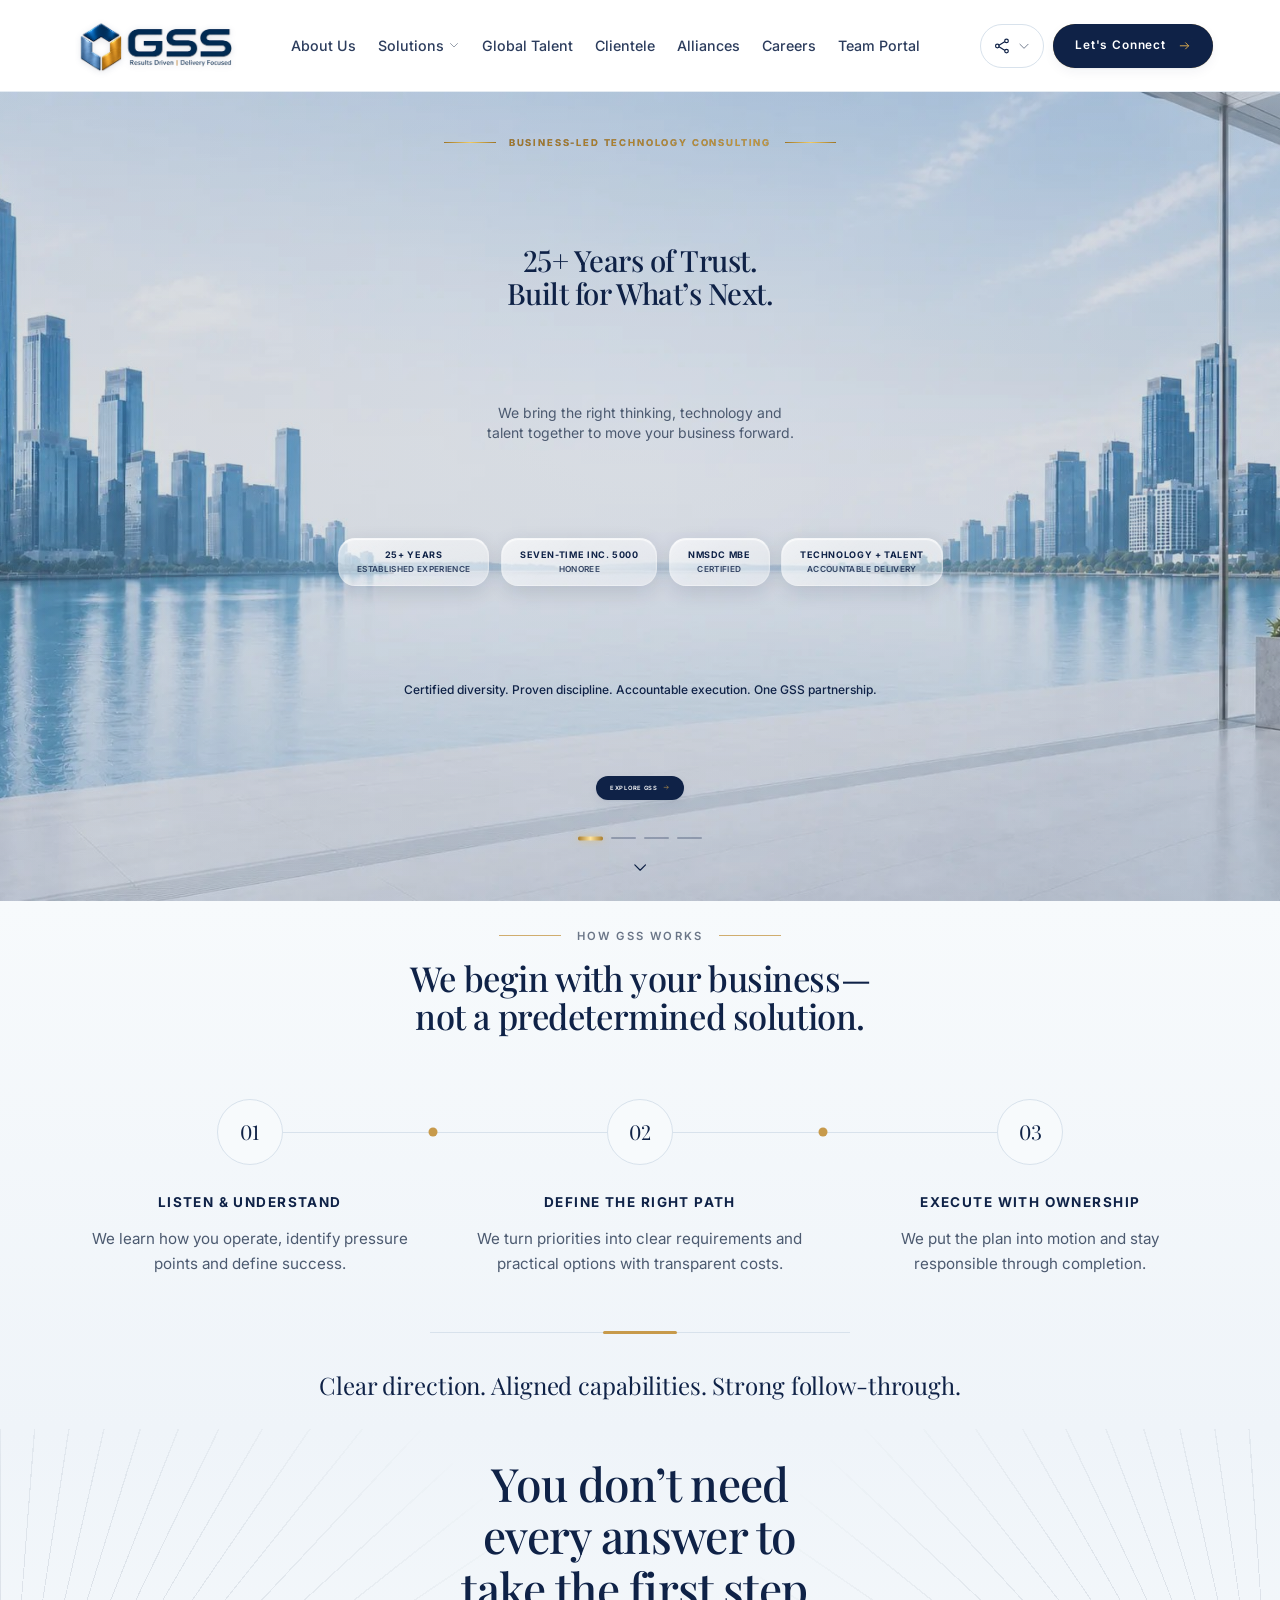
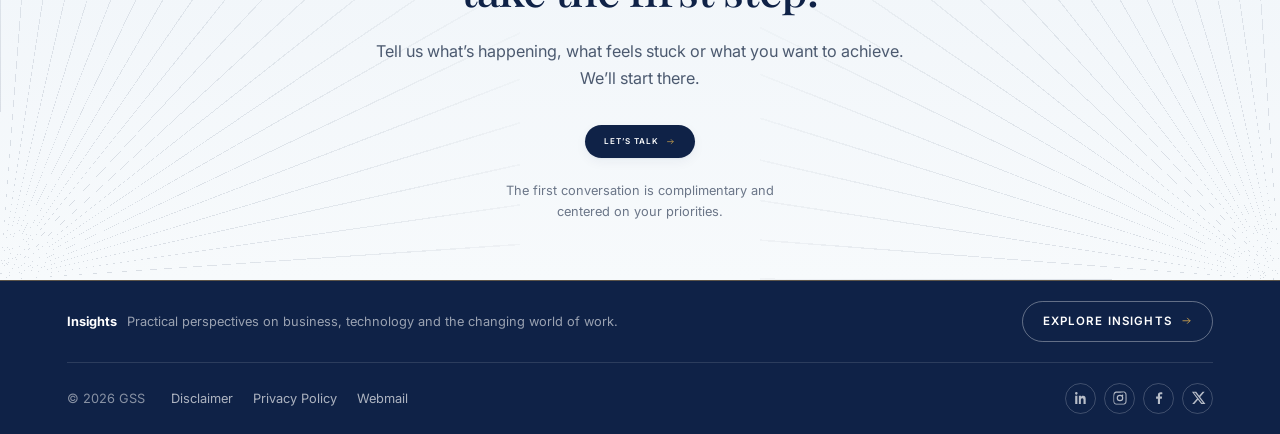
<file: index.html>
<!DOCTYPE html>
<html lang="en">
<head>
  <meta charset="utf-8">
  <meta name="viewport" content="width=device-width, initial-scale=1">
  <title>GSS — Global Soft Systems</title>
  <link rel="icon" href="images/brand/favicon-48.png" type="image/png">
  <link rel="icon" href="images/brand/favicon.svg" type="image/svg+xml">
  <link rel="canonical" href="html/index.html">
  <script src="js/core/redirect.js"></script>
  <noscript><meta http-equiv="refresh" content="0; url=html/index.html"></noscript>
</head>
<body>
  <p><a href="html/index.html">Continue to Global Soft Systems</a></p>
</body>
</html>
</file>
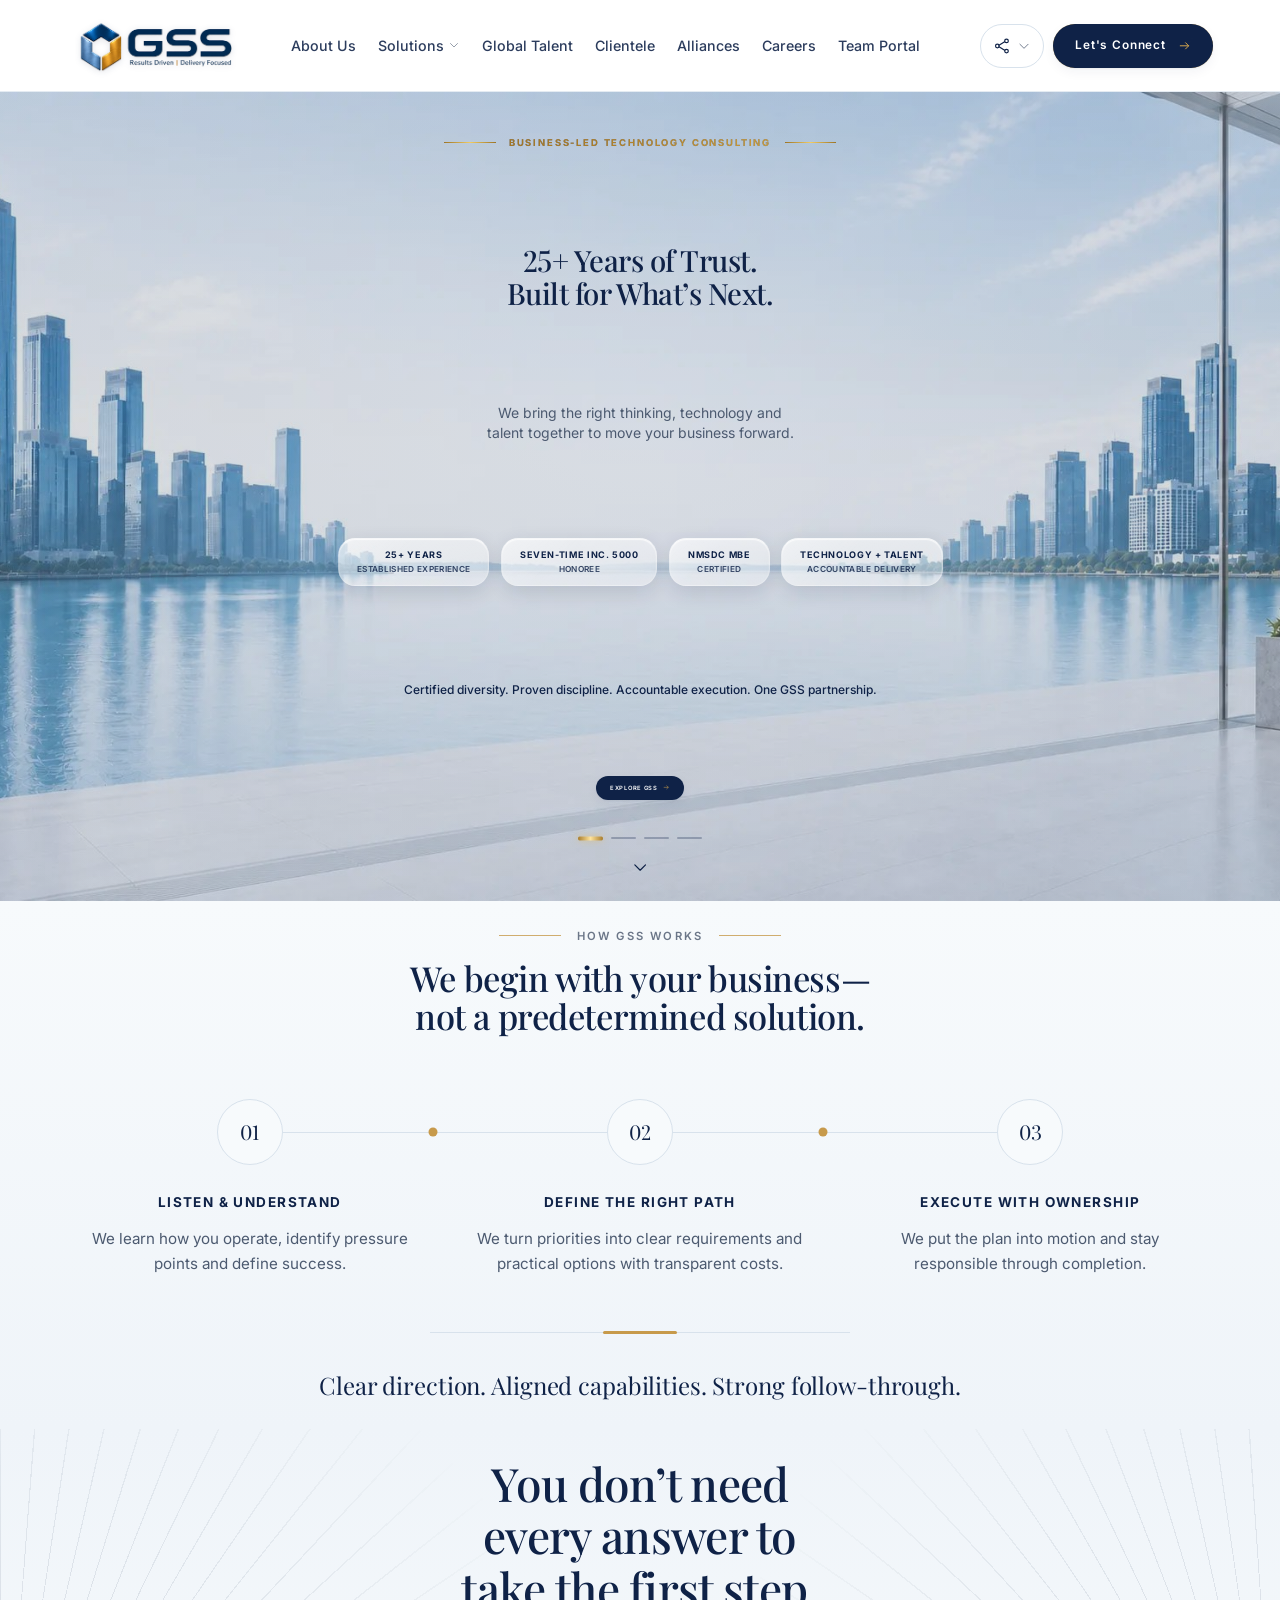
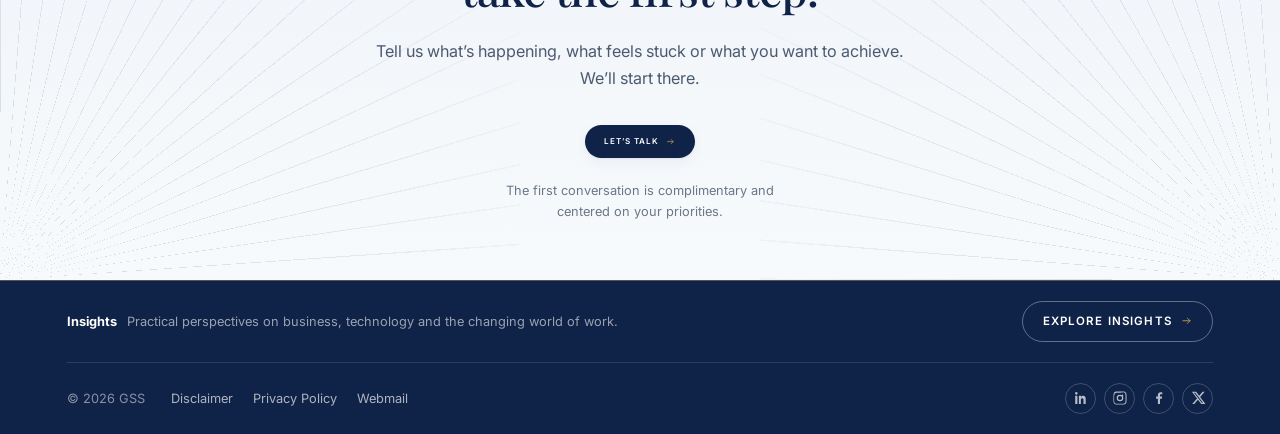
<file: html/index.html>
<!DOCTYPE html>
<html lang="en" data-theme="light">
<head>
<meta charset="utf-8">
<meta name="viewport" content="width=device-width, initial-scale=1">
<title>GSS — Business-Led Technology Consulting &amp; Specialized Talent</title>
<meta name="description" content="Global Soft Systems (GSS) combines 25+ years of proven experience, certified diversity, business-led technology consulting and specialized talent to help organizations move forward with confidence.">
<meta name="theme-color" content="#0F2247">

<!-- Open Graph -->
<meta property="og:type" content="website">
<meta property="og:title" content="GSS — Business-Led Technology Consulting &amp; Specialized Talent">
<meta property="og:description" content="Global Soft Systems (GSS) combines 25+ years of proven experience, certified diversity, business-led technology consulting and specialized talent to help organizations move forward with confidence.">
<meta property="og:image" content="https://globalsoftsystems.com/images/home/hero-skyline-day-1200.jpg">
<meta property="og:site_name" content="Global Soft Systems">
<meta name="twitter:card" content="summary_large_image">

<link rel="icon" href="../images/brand/favicon-48.png" type="image/png">
<link rel="icon" href="../images/brand/favicon.svg" type="image/svg+xml">

<!-- Fonts -->
<link rel="preconnect" href="https://fonts.googleapis.com">
<link rel="preconnect" href="https://fonts.gstatic.com" crossorigin>
<link rel="preconnect" href="https://embed.tawk.to" crossorigin>
<link rel="preconnect" href="https://va.tawk.to" crossorigin>
<link rel="stylesheet" href="https://fonts.googleapis.com/css2?family=Playfair+Display:wght@400;500;600&family=Inter:wght@400;500;600;700&display=swap">

<!-- Above-the-fold hero art: preload the first two slides, never lazy-load any.
     Only the day photo is preloaded — every fresh session starts on the light
     theme (see script.js), so that's what actually paints first; the night
     photo loads normally if a stored dark preference swaps it in after. -->
<link rel="preload" as="image" href="../images/home/hero-skyline-day-1672.jpg" imagesrcset="../images/home/hero-skyline-day-800.jpg 800w, ../images/home/hero-skyline-day-1200.jpg 1200w, ../images/home/hero-skyline-day-1672.jpg 1672w" imagesizes="100vw" fetchpriority="high">
<link rel="preload" as="image" href="../images/home/hero-datahall-light-1672.jpg" imagesrcset="../images/home/hero-datahall-light-800.jpg 800w, ../images/home/hero-datahall-light-1200.jpg 1200w, ../images/home/hero-datahall-light-1672.jpg 1672w" imagesizes="100vw">

<link rel="stylesheet" href="../css/style.css">

<!-- Flag JS support so scroll-reveal never hides content when scripting is off -->
<script src="../js/core/init.js"></script>
<script src="../js/core/chat.js"></script>
</head>
<body>

<a class="skip-link" href="#main">Skip to main content</a>

<svg class="sprite" aria-hidden="true" focusable="false" xmlns="http://www.w3.org/2000/svg">
  <defs>
    <g id="ico-base" fill="none" stroke="currentColor" stroke-width="1.5" stroke-linecap="round" stroke-linejoin="round"></g>
  </defs>

  <symbol id="i-clock" viewBox="0 0 24 24"><g fill="none" stroke="currentColor" stroke-width="1.5" stroke-linecap="round" stroke-linejoin="round"><circle cx="12" cy="12" r="9"/><path d="M12 6.8V12l3.6 2.1"/></g></symbol>

  <symbol id="i-users" viewBox="0 0 24 24"><g fill="none" stroke="currentColor" stroke-width="1.5" stroke-linecap="round" stroke-linejoin="round"><circle cx="9.4" cy="8.4" r="3.2"/><path d="M3.2 19.4a6.2 6.2 0 0 1 12.4 0"/><path d="M16.4 5.7a3 3 0 0 1 0 5.5"/><path d="M17.6 14.4a5.3 5.3 0 0 1 3.2 5"/></g></symbol>

  <symbol id="i-handshake" viewBox="0 0 24 24"><g fill="none" stroke="currentColor" stroke-width="1.55" stroke-linecap="round" stroke-linejoin="round"><path d="m11 17 2 2a1 1 0 1 0 3-3"/><path d="m14 14 2.5 2.5a1 1 0 1 0 3-3l-3.88-3.88a3 3 0 0 0-4.24 0l-.88.88a1 1 0 1 1-3-3l2.81-2.81a5.79 5.79 0 0 1 7.06-.87l.47.28a2 2 0 0 0 1.42.25L21 4"/><path d="m21 3 1 11h-2"/><path d="M3 3 2 14l6.5 6.5a1 1 0 1 0 3-3"/><path d="M3 4h8"/></g></symbol>

  <symbol id="i-chart" viewBox="0 0 24 24"><g fill="none" stroke="currentColor" stroke-width="1.7" stroke-linecap="round"><path d="M5 19.5v-4.8M10.3 19.5V9.2M15.7 19.5v-7.4M21 19.5V5.4"/></g></symbol>

  <symbol id="i-user-circle" viewBox="0 0 24 24"><g fill="none" stroke="currentColor" stroke-width="1.5" stroke-linecap="round" stroke-linejoin="round"><circle cx="12" cy="12" r="9"/><circle cx="12" cy="10" r="3"/><path d="M6.4 18.7a6.4 6.4 0 0 1 11.2 0"/></g></symbol>

  <symbol id="i-briefcase-clock" viewBox="0 0 24 24"><g fill="none" stroke="currentColor" stroke-width="1.5" stroke-linecap="round" stroke-linejoin="round"><path d="M12.6 18.5H4.1a1.6 1.6 0 0 1-1.6-1.6V9.1a1.6 1.6 0 0 1 1.6-1.6h11.4a1.6 1.6 0 0 1 1.6 1.6v1.6"/><path d="M6.9 7.5V6a1.6 1.6 0 0 1 1.6-1.6h2.6A1.6 1.6 0 0 1 12.7 6v1.5"/><circle cx="17.6" cy="16" r="4.4"/><path d="M17.6 13.9V16l1.5.9"/></g></symbol>

  <symbol id="i-org" viewBox="0 0 24 24"><g fill="none" stroke="currentColor" stroke-width="1.5" stroke-linecap="round" stroke-linejoin="round"><circle cx="12" cy="5" r="2.4"/><circle cx="6" cy="19" r="2.4"/><circle cx="18" cy="19" r="2.4"/><path d="M12 7.4v3.3M6 16.6V14h12v2.6M12 10.7V14"/></g></symbol>

  <symbol id="i-globe" viewBox="0 0 24 24"><g fill="none" stroke="currentColor" stroke-width="1.5" stroke-linecap="round" stroke-linejoin="round"><circle cx="12" cy="12" r="9"/><path d="M3.3 12h17.4"/><path d="M12 3c2.5 2.6 2.5 15.4 0 18M12 3c-2.5 2.6-2.5 15.4 0 18"/></g></symbol>

  <symbol id="i-user-check" viewBox="0 0 24 24"><g fill="none" stroke="currentColor" stroke-width="1.5" stroke-linecap="round" stroke-linejoin="round"><circle cx="9.4" cy="8" r="3.4"/><path d="M3.1 19.6a6.3 6.3 0 0 1 12.6 0"/><path d="m16.6 11.7 2 2 3.4-3.6"/></g></symbol>

  <symbol id="i-award" viewBox="0 0 24 24"><g fill="none" stroke="currentColor" stroke-width="1.5" stroke-linecap="round" stroke-linejoin="round"><circle cx="12" cy="9" r="5.2"/><path d="m8.7 13.5-1.4 6.4 4.7-2.5 4.7 2.5-1.4-6.4"/></g></symbol>

  <symbol id="i-compass" viewBox="0 0 24 24"><g fill="none" stroke="currentColor" stroke-width="1.5" stroke-linecap="round" stroke-linejoin="round"><circle cx="12" cy="12" r="9"/><path d="m15.6 8.4-2.1 5.1-5.1 2.1 2.1-5.1z"/></g></symbol>

  <symbol id="i-layers" viewBox="0 0 24 24"><g fill="none" stroke="currentColor" stroke-width="1.5" stroke-linecap="round" stroke-linejoin="round"><path d="m12 3 9 4.6-9 4.6-9-4.6z"/><path d="m3 12.4 9 4.6 9-4.6"/><path d="m3 16.9 9 4.6 9-4.6"/></g></symbol>

  <symbol id="i-target" viewBox="0 0 24 24"><g fill="none" stroke="currentColor" stroke-width="1.5" stroke-linecap="round" stroke-linejoin="round"><circle cx="12" cy="12" r="9"/><circle cx="12" cy="12" r="5.2"/><circle cx="12" cy="12" r="1.4"/></g></symbol>
  <symbol id="i-trend" viewBox="0 0 24 24"><g fill="none" stroke="currentColor" stroke-width="1.5" stroke-linecap="round" stroke-linejoin="round"><path d="M3.5 17.5 9 12l3.6 3.6 7.9-7.9"/><path d="M15.2 7.7h5.3V13"/></g></symbol>
  <symbol id="i-search" viewBox="0 0 24 24"><g fill="none" stroke="currentColor" stroke-width="1.5" stroke-linecap="round" stroke-linejoin="round"><circle cx="10.6" cy="10.6" r="6.4"/><path d="m15.4 15.4 5.1 5.1"/></g></symbol>
  <symbol id="i-refresh" viewBox="0 0 24 24"><g fill="none" stroke="currentColor" stroke-width="1.5" stroke-linecap="round" stroke-linejoin="round"><path d="M19.4 9.2A7.6 7.6 0 0 0 5.6 7.6"/><path d="M19.8 4.6v4.8H15"/><path d="M4.6 14.8a7.6 7.6 0 0 0 13.8 1.6"/><path d="M4.2 19.4v-4.8H9"/></g></symbol>
  <symbol id="i-link" viewBox="0 0 24 24"><g fill="none" stroke="currentColor" stroke-width="1.5" stroke-linecap="round" stroke-linejoin="round"><path d="M10.2 13.8a4 4 0 0 0 5.7 0l3.3-3.3a4 4 0 0 0-5.7-5.7l-1.4 1.4"/><path d="M13.8 10.2a4 4 0 0 0-5.7 0l-3.3 3.3a4 4 0 0 0 5.7 5.7l1.4-1.4"/></g></symbol>
  <symbol id="i-shield" viewBox="0 0 24 24"><g fill="none" stroke="currentColor" stroke-width="1.5" stroke-linecap="round" stroke-linejoin="round"><path d="M12 3 4.6 6.1v5.6c0 4.5 3.1 7.8 7.4 9.2 4.3-1.4 7.4-4.7 7.4-9.2V6.1z"/><path d="m9.1 12 2.2 2.2 4.1-4.4"/></g></symbol>

  <symbol id="i-arrow" viewBox="0 0 24 24"><g fill="none" stroke="currentColor" stroke-width="1.7" stroke-linecap="round" stroke-linejoin="round"><path d="M4 12h14.5"/><path d="m13.4 6.6 5.4 5.4-5.4 5.4"/></g></symbol>

  <symbol id="i-chevron" viewBox="0 0 24 24"><g fill="none" stroke="currentColor" stroke-width="1.6" stroke-linecap="round" stroke-linejoin="round"><path d="m5 9 7 7 7-7"/></g></symbol>

  <symbol id="i-sun" viewBox="0 0 24 24"><g fill="none" stroke="currentColor" stroke-width="1.5" stroke-linecap="round"><circle cx="12" cy="12" r="4"/><path d="M12 2.6v2.2M12 19.2v2.2M21.4 12h-2.2M4.8 12H2.6M18.6 5.4l-1.6 1.6M7 17l-1.6 1.6M18.6 18.6 17 17M7 7 5.4 5.4"/></g></symbol>

  <symbol id="i-moon" viewBox="0 0 24 24"><g fill="none" stroke="currentColor" stroke-width="1.5" stroke-linecap="round" stroke-linejoin="round"><path d="M20.5 14.2A8.6 8.6 0 0 1 9.8 3.5a8.6 8.6 0 1 0 10.7 10.7z"/></g></symbol>

  <symbol id="i-quote" viewBox="0 0 40 30"><g fill="currentColor"><path d="M0 30V16.6C0 7.4 4.9 1.4 14.3 0l1.3 4.4c-5 1.4-7.6 4.4-7.7 8.9h6.7V30zm23.4 0V16.6C23.4 7.4 28.3 1.4 37.7 0L39 4.4c-5 1.4-7.6 4.4-7.7 8.9H38V30z"/></g></symbol>

  <symbol id="i-x" viewBox="0 0 24 24"><path fill="currentColor" d="M18.9 2.6h3.1l-6.8 7.8 8 10.6h-6.3l-4.9-6.4-5.6 6.4H3.3l7.3-8.3-7.7-10.1h6.4l4.4 5.9zM17.8 19.1h1.7L7.7 4.3H5.9z"/></symbol>
</svg>

<header class="site-header" id="siteHeader">
  <div class="container header-inner">

    <a class="logo" href="/" aria-label="GSS — Global Soft Systems, home">
      <img class="logo-img logo-img--light" src="../images/brand/gss-logo-light.webp" alt="GSS — Global Soft Systems: Results Driven | Delivery Focused" width="190" height="76">
      <img class="logo-img logo-img--dark" src="../images/brand/gss-logo-dark.webp" alt="" aria-hidden="true" width="190" height="76">
    </a>

        <nav class="nav-desktop" aria-label="Primary">
          <ul>
            <li><a href="/about">About Us</a></li>
            <li class="has-dropdown">
              <a href="/business-consulting" aria-haspopup="true" aria-expanded="false">Solutions <svg class="ico nav-caret" aria-hidden="true"><use href="#i-chevron"/></svg></a>
              <!-- Solutions mega menu (reusable "solutions-card" component; each item links to its own page) -->
              <div class="nav-megamenu" role="menu" aria-label="Solutions menu">
              <div class="container solutions-cards">
                <a class="solutions-card" role="menuitem" href="/business-consulting">
                  <span class="solutions-card-num">01</span>
                  <span class="solutions-card-title">Business Consulting</span>
                  <span class="solutions-card-desc">Understand the challenge first. Then build the right path forward.</span>
                  <span class="solutions-card-explore">Explore <svg class="ico" aria-hidden="true"><use href="#i-arrow"/></svg></span>
                </a>
                <a class="solutions-card" role="menuitem" href="/data-business-insight">
                  <span class="solutions-card-num">02</span>
                  <span class="solutions-card-title">Data &amp; Business Insight</span>
                  <span class="solutions-card-desc">Turn the information you have into better business decisions.</span>
                  <span class="solutions-card-explore">Explore <svg class="ico" aria-hidden="true"><use href="#i-arrow"/></svg></span>
                </a>
                <a class="solutions-card" role="menuitem" href="/technology-delivery">
                  <span class="solutions-card-num">03</span>
                  <span class="solutions-card-title">Technology &amp; Delivery</span>
                  <span class="solutions-card-desc">Make the technology your business depends on work better.</span>
                  <span class="solutions-card-explore">Explore <svg class="ico" aria-hidden="true"><use href="#i-arrow"/></svg></span>
                </a>
                <a class="solutions-card" role="menuitem" href="/our-focus-area">
                  <span class="solutions-card-num">04</span>
                  <span class="solutions-card-title">Our Focus Area</span>
                  <span class="solutions-card-desc">See where we&rsquo;re bringing added focus to the challenges shaping what comes next.</span>
                  <span class="solutions-card-explore">Explore <svg class="ico" aria-hidden="true"><use href="#i-arrow"/></svg></span>
                </a>
              </div>
              </div>
            </li>
            <li><a href="/global-talent">Global Talent</a></li>
            <li><a href="/clientele">Clientele</a></li>
            <li><a href="/alliances">Alliances</a></li>
            <li><a href="/career">Careers</a></li>
            <li><a href="https://workforce.ceipal.com/pages/sign-in" target="_blank" rel="noopener">Team Portal</a></li>
          </ul>
        </nav>

    <div class="header-actions">
      <div class="social-menu" id="socialMenu">
        <button class="social-btn" id="socialToggle" type="button" aria-label="Connect with GSS on social media" title="Connect with GSS" aria-haspopup="true" aria-expanded="false" aria-controls="socialDropdown">
          <svg class="social-glyph" viewBox="0 0 24 24" fill="none" stroke="currentColor" stroke-width="1.6" stroke-linecap="round" stroke-linejoin="round" aria-hidden="true"><circle cx="18" cy="5.2" r="2.4"/><circle cx="5.8" cy="12" r="2.4"/><circle cx="18" cy="18.8" r="2.4"/><path d="m8 10.9 7.5-4.5M8 13.1l7.5 4.5"/></svg>
          <span class="social-btn-label">Connect</span>
          <svg class="ico social-caret" aria-hidden="true"><use href="#i-chevron"/></svg>
        </button>
        <div class="social-dropdown" id="socialDropdown" role="menu" aria-label="Connect with GSS" hidden>
          <a class="social-item" role="menuitem" href="https://www.linkedin.com/company/global-soft-systems/" target="_blank" rel="noopener"><span class="social-item-ico"><svg viewBox="0 0 24 24" aria-hidden="true"><path d="M6.94 5A1.94 1.94 0 1 1 3.06 5a1.94 1.94 0 0 1 3.88 0zM3.3 8.48h3.28V21H3.3zm5.5 0h3.15v1.71h.05c.44-.83 1.5-1.71 3.1-1.71 3.32 0 3.93 2.18 3.93 5.02V21h-3.28v-5.55c0-1.32-.02-3.02-1.84-3.02-1.84 0-2.12 1.44-2.12 2.93V21H8.8z"/></svg></span><span>LinkedIn</span></a>
          <a class="social-item" role="menuitem" href="https://www.instagram.com/globalsoftsystemsinc/" target="_blank" rel="noopener"><span class="social-item-ico"><svg viewBox="0 0 24 24" aria-hidden="true"><path d="M12 2.2c3.2 0 3.58.01 4.85.07 1.17.05 1.8.25 2.23.41.56.22.96.48 1.38.9.42.42.68.82.9 1.38.16.42.36 1.06.41 2.23.06 1.27.07 1.65.07 4.85s-.01 3.58-.07 4.85c-.05 1.17-.25 1.8-.41 2.23-.22.56-.48.96-.9 1.38-.42.42-.82.68-1.38.9-.42.16-1.06.36-2.23.41-1.27.06-1.65.07-4.85.07s-3.58-.01-4.85-.07c-1.17-.05-1.8-.25-2.23-.41-.56-.22-.96-.48-1.38-.9-.42-.42-.68-.82-.9-1.38-.16-.42-.36-1.06-.41-2.23C2.21 15.58 2.2 15.2 2.2 12s.01-3.58.07-4.85c.05-1.17.25-1.8.41-2.23.22-.56.48-.96.9-1.38.42-.42.82-.68 1.38-.9.42-.16 1.06-.36 2.23-.41C8.42 2.21 8.8 2.2 12 2.2zm0 1.8c-3.15 0-3.5.01-4.74.07-.9.04-1.38.19-1.7.32-.43.16-.74.36-1.06.68-.32.32-.52.63-.68 1.06-.13.32-.28.8-.32 1.7C3.21 8.5 3.2 8.85 3.2 12s.01 3.5.07 4.74c.04.9.19 1.38.32 1.7.16.43.36.74.68 1.06.32.32.63.52 1.06.68.32.13.8.28 1.7.32 1.24.06 1.59.07 4.74.07s3.5-.01 4.74-.07c.9-.04 1.38-.19 1.7-.32.43-.16.74-.36 1.06-.68.32-.32.52-.63.68-1.06.13-.32.28-.8.32-1.7.06-1.24.07-1.59.07-4.74s-.01-3.5-.07-4.74c-.04-.9-.19-1.38-.32-1.7-.16-.43-.36-.74-.68-1.06-.32-.32-.63-.52-1.06-.68-.32-.13-.8-.28-1.7-.32C15.5 4.01 15.15 4 12 4zm0 3.06A4.94 4.94 0 1 1 12 16.94 4.94 4.94 0 0 1 12 7.06zm0 1.8a3.14 3.14 0 1 0 0 6.28 3.14 3.14 0 0 0 0-6.28zm5.02-.9a1.15 1.15 0 1 1-2.3 0 1.15 1.15 0 0 1 2.3 0z"/></svg></span><span>Instagram</span></a>
          <a class="social-item" role="menuitem" href="https://www.facebook.com/profile.php?id=100065179203337" target="_blank" rel="noopener"><span class="social-item-ico"><svg viewBox="0 0 24 24" aria-hidden="true"><path d="M13.5 21v-8h2.7l.4-3.1h-3.1V7.9c0-.9.25-1.5 1.55-1.5H17V3.6c-.3 0-1.3-.13-2.5-.13-2.47 0-4.16 1.5-4.16 4.27v2.16H7.6V13h2.74v8z"/></svg></span><span>Facebook</span></a>
          <a class="social-item" role="menuitem" href="https://twitter.com/gssglobalsoft" target="_blank" rel="noopener"><span class="social-item-ico"><svg viewBox="0 0 24 24" aria-hidden="true"><use href="#i-x"/></svg></span><span>X</span></a>
        </div>
      </div>
      <a class="btn btn-primary btn-sm btn-splash" href="/contact"><span class="btn-splash__label">Let's Connect <svg class="ico" aria-hidden="true"><use href="#i-arrow"/></svg></span><span class="btn-splash__cover" aria-hidden="true">Let's Connect <svg class="ico" aria-hidden="true"><use href="#i-arrow"/></svg></span></a>
      <button class="hamburger" id="menuToggle" type="button" aria-label="Open menu" aria-expanded="false" aria-controls="mobileNav">
        <span></span><span></span><span></span>
      </button>
    </div>
  </div>
</header>

<!-- Mobile overlay menu -->
<div class="mobile-nav" id="mobileNav" hidden>
    <nav aria-label="Mobile">
      <ul>
        <li><a href="/about">About Us</a></li>
        <li class="mobile-subnav">
          <div class="mobile-subnav-row">
          <a href="/business-consulting">Solutions</a>
          <button class="mobile-subnav-toggle" type="button" aria-expanded="false" aria-controls="mobileSolutionsPanel" aria-label="Toggle Solutions submenu"><svg class="ico" aria-hidden="true"><use href="#i-chevron"/></svg></button>
          </div>
          <div class="mobile-subnav-wrap">
          <ul class="mobile-subnav-panel" id="mobileSolutionsPanel">
            <li><a href="/business-consulting">Business Consulting</a></li>
            <li><a href="/data-business-insight">Data &amp; Business Insight</a></li>
            <li><a href="/technology-delivery">Technology &amp; Delivery</a></li>
            <li><a href="/our-focus-area">Our Focus Area</a></li>
          </ul>
          </div>
        </li>
        <li><a href="/global-talent">Global Talent</a></li>
        <li><a href="/clientele">Clientele</a></li>
        <li><a href="/alliances">Alliances</a></li>
        <li><a href="/career">Careers</a></li>
        <li><a href="https://workforce.ceipal.com/pages/sign-in" target="_blank" rel="noopener">Team Portal</a></li>
      </ul>
    </nav>
  <div class="mobile-connect" id="mobileConnect">
    <button class="mobile-connect-toggle" id="mobileConnectToggle" type="button" aria-expanded="true" aria-controls="mobileConnectPanel">Connect With Us <svg class="ico" aria-hidden="true"><use href="#i-chevron"/></svg></button>
    <div class="mobile-connect-wrap">
      <ul class="mobile-connect-panel" id="mobileConnectPanel">
        <li><a class="mobile-social" href="https://www.linkedin.com/company/global-soft-systems/" target="_blank" rel="noopener"><span class="mobile-social-ico"><svg viewBox="0 0 24 24" aria-hidden="true"><path d="M6.94 5A1.94 1.94 0 1 1 3.06 5a1.94 1.94 0 0 1 3.88 0zM3.3 8.48h3.28V21H3.3zm5.5 0h3.15v1.71h.05c.44-.83 1.5-1.71 3.1-1.71 3.32 0 3.93 2.18 3.93 5.02V21h-3.28v-5.55c0-1.32-.02-3.02-1.84-3.02-1.84 0-2.12 1.44-2.12 2.93V21H8.8z"/></svg></span><span>LinkedIn</span></a></li>
        <li><a class="mobile-social" href="https://www.instagram.com/globalsoftsystemsinc/" target="_blank" rel="noopener"><span class="mobile-social-ico"><svg viewBox="0 0 24 24" aria-hidden="true"><path d="M12 2.2c3.2 0 3.58.01 4.85.07 1.17.05 1.8.25 2.23.41.56.22.96.48 1.38.9.42.42.68.82.9 1.38.16.42.36 1.06.41 2.23.06 1.27.07 1.65.07 4.85s-.01 3.58-.07 4.85c-.05 1.17-.25 1.8-.41 2.23-.22.56-.48.96-.9 1.38-.42.42-.82.68-1.38.9-.42.16-1.06.36-2.23.41-1.27.06-1.65.07-4.85.07s-3.58-.01-4.85-.07c-1.17-.05-1.8-.25-2.23-.41-.56-.22-.96-.48-1.38-.9-.42-.42-.68-.82-.9-1.38-.16-.42-.36-1.06-.41-2.23C2.21 15.58 2.2 15.2 2.2 12s.01-3.58.07-4.85c.05-1.17.25-1.8.41-2.23.22-.56.48-.96.9-1.38.42-.42.82-.68 1.38-.9.42-.16 1.06-.36 2.23-.41C8.42 2.21 8.8 2.2 12 2.2zm0 1.8c-3.15 0-3.5.01-4.74.07-.9.04-1.38.19-1.7.32-.43.16-.74.36-1.06.68-.32.32-.52.63-.68 1.06-.13.32-.28.8-.32 1.7C3.21 8.5 3.2 8.85 3.2 12s.01 3.5.07 4.74c.04.9.19 1.38.32 1.7.16.43.36.74.68 1.06.32.32.63.52 1.06.68.32.13.8.28 1.7.32 1.24.06 1.59.07 4.74.07s3.5-.01 4.74-.07c.9-.04 1.38-.19 1.7-.32.43-.16.74-.36 1.06-.68.32-.32.52-.63.68-1.06.13-.32.28-.8.32-1.7.06-1.24.07-1.59.07-4.74s-.01-3.5-.07-4.74c-.04-.9-.19-1.38-.32-1.7-.16-.43-.36-.74-.68-1.06-.32-.32-.63-.52-1.06-.68-.32-.13-.8-.28-1.7-.32C15.5 4.01 15.15 4 12 4zm0 3.06A4.94 4.94 0 1 1 12 16.94 4.94 4.94 0 0 1 12 7.06zm0 1.8a3.14 3.14 0 1 0 0 6.28 3.14 3.14 0 0 0 0-6.28zm5.02-.9a1.15 1.15 0 1 1-2.3 0 1.15 1.15 0 0 1 2.3 0z"/></svg></span><span>Instagram</span></a></li>
        <li><a class="mobile-social" href="https://www.facebook.com/profile.php?id=100065179203337" target="_blank" rel="noopener"><span class="mobile-social-ico"><svg viewBox="0 0 24 24" aria-hidden="true"><path d="M13.5 21v-8h2.7l.4-3.1h-3.1V7.9c0-.9.25-1.5 1.55-1.5H17V3.6c-.3 0-1.3-.13-2.5-.13-2.47 0-4.16 1.5-4.16 4.27v2.16H7.6V13h2.74v8z"/></svg></span><span>Facebook</span></a></li>
        <li><a class="mobile-social" href="https://twitter.com/gssglobalsoft" target="_blank" rel="noopener"><span class="mobile-social-ico"><svg viewBox="0 0 24 24" aria-hidden="true"><use href="#i-x"/></svg></span><span>X</span></a></li>
      </ul>
    </div>
  </div>

  <div class="mobile-nav-foot">
    <a class="btn btn-primary" href="/contact">Let's Connect <svg class="ico" aria-hidden="true"><use href="#i-arrow"/></svg></a>
  </div>
</div>

<main id="main">
<span id="top"></span>

<section class="hero" id="hero" role="region" aria-label="Hero highlights" aria-roledescription="carousel">

  <div class="hero-viewport" id="heroViewport">

    <!-- ---------- SLIDE 1 ---------- -->
    <article class="hero-slide is-active" data-slide="0" aria-roledescription="slide" aria-label="Slide 1 of 4: 25+ Years of Trust">
      <div class="hero-media">
        <img class="hero-media-img hero-media-img--day"
             src="../images/home/hero-skyline-day-1672.jpg"
             srcset="../images/home/hero-skyline-day-560.jpg 560w, ../images/home/hero-skyline-day-800.jpg 800w, ../images/home/hero-skyline-day-1200.jpg 1200w, ../images/home/hero-skyline-day-1672.jpg 1672w"
             sizes="100vw" fetchpriority="high" alt="Waterfront city skyline of glass towers mirrored in still blue water, seen from an open terrace" decoding="async">
        <img class="hero-media-img hero-media-img--night"
             src="../images/home/hero-skyline-night-1672.jpg"
             srcset="../images/home/hero-skyline-night-560.jpg 560w, ../images/home/hero-skyline-night-800.jpg 800w, ../images/home/hero-skyline-night-1200.jpg 1200w, ../images/home/hero-skyline-night-1672.jpg 1672w"
             sizes="100vw" alt="" aria-hidden="true" decoding="async">
        <span class="hero-tint tint-3" aria-hidden="true"></span>
      </div>
      <div class="container hero-content">
        <p class="eyebrow"><span class="rule" aria-hidden="true"></span>Business-Led Technology Consulting<span class="rule" aria-hidden="true"></span></p>
        <h1 class="hero-title">25+ Years of Trust.<br>Built for What&rsquo;s Next.</h1>
        <p class="hero-sub">We bring the right thinking, technology and talent together to move your business forward.</p>
        <ul class="cred-row cols-4">
          <li class="cred-card"><span class="cred-txt"><strong>25+ Years</strong><small>Established experience</small></span></li>
          <li class="cred-card"><span class="cred-txt"><strong>Seven-Time Inc. 5000</strong><small>Honoree</small></span></li>
          <li class="cred-card"><span class="cred-txt"><strong>NMSDC MBE</strong><small>Certified</small></span></li>
          <li class="cred-card"><span class="cred-txt"><strong>Technology + Talent</strong><small>Accountable delivery</small></span></li>
        </ul>
        <p class="hero-tagline">Certified diversity. Proven discipline. Accountable execution. One GSS partnership.</p>
        <p class="hero-cta"><a class="btn btn-primary" href="/about">Explore GSS <svg class="ico" aria-hidden="true"><use href="#i-arrow"/></svg></a></p>
      </div>
    </article>

    <!-- ---------- SLIDE 2 ---------- -->
    <article class="hero-slide" data-slide="2" aria-roledescription="slide" aria-label="Slide 2 of 4: Technology Should Move Your Business Forward" aria-hidden="true">
      <div class="hero-media">
        <img class="hero-media-img hero-media-img--day"
             src="../images/home/hero-horizon-1672.webp"
             srcset="../images/home/hero-horizon-560.webp 560w, ../images/home/hero-horizon-800.webp 800w, ../images/home/hero-horizon-1200.webp 1200w, ../images/home/hero-horizon-1672.webp 1672w"
             sizes="100vw" alt="Abstract futuristic architectural render of pale curved terraces with fine gold light trails running toward the horizon" decoding="async">
        <img class="hero-media-img hero-media-img--night"
             src="../images/home/hero-horizon-dark-1672.png"
             srcset="../images/home/hero-horizon-dark-560.png 560w, ../images/home/hero-horizon-dark-800.png 800w, ../images/home/hero-horizon-dark-1200.png 1200w, ../images/home/hero-horizon-dark-1672.png 1672w"
             sizes="100vw" alt="" aria-hidden="true" decoding="async">
        <span class="hero-tint tint-4" aria-hidden="true"></span>
      </div>
      <div class="container hero-content">
        <p class="eyebrow"><span class="rule" aria-hidden="true"></span>Business-Led Technology Consulting<span class="rule" aria-hidden="true"></span></p>
        <h2 class="hero-title">Technology Should Move<br>Your Business Forward.</h2>
        <p class="hero-sub">When progress slows, GSS uncovers the friction, clarifies what matters and shapes a practical path ahead.</p>
        <ul class="cred-row cols-4">
          <li class="cred-card"><span class="cred-txt"><strong>Business First</strong><small>Start with the need</small></span></li>
          <li class="cred-card"><span class="cred-txt"><strong>Right-Fit Strategy</strong><small>A practical path forward</small></span></li>
          <li class="cred-card"><span class="cred-txt"><strong>Technology That Fits</strong><small>Built around your business</small></span></li>
          <li class="cred-card"><span class="cred-txt"><strong>Measurable Outcomes</strong><small>Value you can see</small></span></li>
        </ul>
        <p class="hero-tagline">Less complexity. Better alignment. Smarter decisions.</p>
        <p class="hero-cta"><a class="btn btn-primary" href="/contact" tabindex="-1">Let&rsquo;s Talk <svg class="ico" aria-hidden="true"><use href="#i-arrow"/></svg></a></p>
      </div>
    </article>

    <!-- ---------- SLIDE 3 ---------- -->
    <article class="hero-slide" data-slide="1" aria-roledescription="slide" aria-label="Slide 3 of 4: From Business Challenge to Technology Outcome" aria-hidden="true">
      <div class="hero-media">
        <img class="hero-media-img hero-media-img--day"
             src="../images/home/hero-datahall-light-1672.jpg"
             srcset="../images/home/hero-datahall-light-560.jpg 560w, ../images/home/hero-datahall-light-800.jpg 800w, ../images/home/hero-datahall-light-1200.jpg 1200w, ../images/home/hero-datahall-light-1672.jpg 1672w"
             sizes="100vw" alt="Bright white data-hall corridor lined with server cabinets glowing with warm gold indicator light" decoding="async">
        <img class="hero-media-img hero-media-img--night"
             src="../images/home/hero-datahall-dark-1672.jpg"
             srcset="../images/home/hero-datahall-dark-560.jpg 560w, ../images/home/hero-datahall-dark-800.jpg 800w, ../images/home/hero-datahall-dark-1200.jpg 1200w, ../images/home/hero-datahall-dark-1672.jpg 1672w"
             sizes="100vw" alt="" aria-hidden="true" decoding="async">
        <span class="hero-tint tint-1" aria-hidden="true"></span>
      </div>
      <div class="container hero-content">
        <p class="eyebrow"><span class="rule" aria-hidden="true"></span>Business-Led Technology Solutions<span class="rule" aria-hidden="true"></span></p>
        <h2 class="hero-title">From Business Challenge<br>to Technology Outcome.</h2>
        <p class="hero-sub">GSS turns complex priorities into working solutions through thoughtful design and disciplined implementation.</p>
        <ul class="cred-row cols-4">
          <li class="cred-card"><span class="cred-txt"><strong>Assess</strong><small>Define the right path</small></span></li>
          <li class="cred-card"><span class="cred-txt"><strong>Modernize</strong><small>Improve what works</small></span></li>
          <li class="cred-card"><span class="cred-txt"><strong>Integrate</strong><small>Connect and automate</small></span></li>
          <li class="cred-card"><span class="cred-txt"><strong>Deliver</strong><small>Execute with accountability</small></span></li>
        </ul>
        <p class="hero-tagline">Sharper systems. Smoother operations. Stronger performance.</p>
        <p class="hero-cta"><a class="btn btn-primary" href="/technology-delivery" tabindex="-1">Explore Our Solutions <svg class="ico" aria-hidden="true"><use href="#i-arrow"/></svg></a></p>
      </div>
    </article>
    

    <!-- ---------- SLIDE 4 ---------- -->
    <article class="hero-slide" data-slide="2" aria-roledescription="slide" aria-label="Slide 4 of 4: Talent at Scale, On Your Terms" aria-hidden="true">
      <div class="hero-media">
        <img class="hero-media-img hero-media-img--day"
             src="../images/home/hero-office-1672.webp"
             srcset="../images/home/hero-office-560.webp 560w, ../images/home/hero-office-800.webp 800w, ../images/home/hero-office-1200.webp 1200w, ../images/home/hero-office-1672.webp 1672w"
             sizes="100vw" alt="Softly blurred modern glass-walled office interior with small teams working" decoding="async">
        <img class="hero-media-img hero-media-img--night"
             src="../images/home/hero-office-dark-1672.png"
             srcset="../images/home/hero-office-dark-560.png 560w, ../images/home/hero-office-dark-800.png 800w, ../images/home/hero-office-dark-1200.png 1200w, ../images/home/hero-office-dark-1672.png 1672w"
             sizes="100vw" alt="" aria-hidden="true" decoding="async">
        <span class="hero-tint tint-2" aria-hidden="true"></span>
      </div>
      <div class="container hero-content">
        <p class="eyebrow"><span class="rule" aria-hidden="true"></span>Scalable Staffing Services<span class="rule" aria-hidden="true"></span></p>
        <h2 class="hero-title">Talent at Scale.<br>On Your Terms.</h2>
        <p class="hero-sub">An established workforce and carefully vetted supplier network give you fast, flexible access to qualified professionals.</p>
        <ul class="cred-row cols-4">
          <li class="cred-card"><span class="cred-txt"><strong>Contract Talent</strong><small>Flexible expertise</small></span></li>
          <li class="cred-card"><span class="cred-txt"><strong>Project Staffing</strong><small>Client-managed teams</small></span></li>
          <li class="cred-card"><span class="cred-txt"><strong>Remote / Offshore</strong><small>Custom-built teams</small></span></li>
          <li class="cred-card"><span class="cred-txt"><strong>W-2 / Full-Time</strong><small>Direct placements</small></span></li>
        </ul>
        <p class="hero-tagline">One specialist. A complete team. Capacity that adapts.</p>
        <p class="hero-cta"><a class="btn btn-primary" href="/global-talent" tabindex="-1">Build Your Team <svg class="ico" aria-hidden="true"><use href="#i-arrow"/></svg></a></p>
      </div>
    </article>

  </div>

  <!-- shared hero chrome -->
  <div class="hero-chrome">
    <div class="hero-dots" id="heroDots" role="tablist" aria-label="Choose a hero slide">
      <button type="button" role="tab" class="dot is-active" data-goto="0" aria-selected="true" aria-label="Show slide 1 of 4: 25+ Years of Trust"></button>
      <button type="button" role="tab" class="dot" data-goto="1" aria-selected="false" aria-label="Show slide 2 of 4: From Business Challenge to Technology Outcome"></button>
      <button type="button" role="tab" class="dot" data-goto="2" aria-selected="false" aria-label="Show slide 3 of 4: Talent at Scale, On Your Terms"></button>
      <button type="button" role="tab" class="dot" data-goto="3" aria-selected="false" aria-label="Show slide 4 of 4: Technology Should Move Your Business Forward"></button>
    </div>
    <a class="scroll-cue" href="#about" aria-label="Scroll to how GSS works">
      <svg class="ico" aria-hidden="true"><use href="#i-chevron"/></svg>
    </a>
  </div>

  <p class="sr-only" aria-live="polite" id="heroLive"></p>
</section>

<section class="section section-about" id="about">
  <div class="container">
    <p class="eyebrow eyebrow-navy reveal"><span class="rule" aria-hidden="true"></span>How GSS Works<span class="rule" aria-hidden="true"></span></p>
    <h2 class="section-title reveal">We begin with your business&mdash;not a predetermined solution.</h2>

    <ol class="process">
      <li class="step reveal">
        <span class="step-node"><span>01</span></span>
        <h3 class="step-title">Listen &amp; Understand</h3>
        <p class="step-copy">We learn how you operate, identify pressure points and define success.</p>
      </li>
      <li class="step reveal">
        <span class="step-node"><span>02</span></span>
        <h3 class="step-title">Define the Right Path</h3>
        <p class="step-copy">We turn priorities into clear requirements and practical options with transparent costs.</p>
      </li>
      <li class="step reveal">
        <span class="step-node"><span>03</span></span>
        <h3 class="step-title">Execute with Ownership</h3>
        <p class="step-copy">We put the plan into motion and stay responsible through completion.</p>
      </li>
    </ol>

    <div class="divider-gold reveal" aria-hidden="true"></div>
    <p class="closing-line reveal">Clear direction. Aligned capabilities. Strong follow-through.</p>
  </div>
</section>

<section class="section section-final" id="lets-talk">
  <span class="sunburst sunburst-left reveal" aria-hidden="true"></span>
  <span class="sunburst sunburst-right reveal" aria-hidden="true"></span>
  <div class="container">
    <h2 class="final-title reveal">You don&rsquo;t need every answer to take the first step.</h2>
    <p class="final-sub reveal">Tell us what&rsquo;s happening, what feels stuck or what you want to achieve. We&rsquo;ll start there.</p>
    <p class="center-cta final-cta--compact reveal"><a class="btn btn-primary" href="/contact">Let&rsquo;s Talk <svg class="ico" aria-hidden="true"><use href="#i-arrow"/></svg></a></p>
    <p class="final-note reveal">The first conversation is complimentary and centered on your priorities.</p>
  </div>
</section>
</main>

<footer class="site-footer">
  <div class="container">
    <div class="footer-insights">
      <p class="footer-insights-text"><span class="footer-insights-label">Insights</span><span class="footer-insights-desc">Practical perspectives on business, technology and the changing world of work.</span></p>
      <a class="footer-insights-cta" href="/blog">Explore Insights <svg class="ico" aria-hidden="true"><use href="#i-arrow"/></svg></a>
    </div>

    <div class="footer-bar">
    <p class="footer-copy">&copy; <span id="year">2026</span> GSS</p>

    <nav class="footer-links" aria-label="Footer links">
      <button type="button" data-legal-open="disclaimer" aria-haspopup="dialog" aria-controls="legalDialog">Disclaimer</button>
      <button type="button" data-legal-open="privacy" aria-haspopup="dialog" aria-controls="legalDialog">Privacy Policy</button>
      <a class="footer-webmail" href="https://gator2126.hostgator.com:2096/" target="_blank" rel="noopener">Webmail</a>
    </nav>

    <ul class="footer-social">
      <li><a href="https://www.linkedin.com/company/global-soft-systems/" target="_blank" rel="noopener" aria-label="GSS on LinkedIn">
        <svg viewBox="0 0 24 24" aria-hidden="true"><path d="M6.94 5A1.94 1.94 0 1 1 3.06 5a1.94 1.94 0 0 1 3.88 0zM3.3 8.48h3.28V21H3.3zm5.5 0h3.15v1.71h.05c.44-.83 1.5-1.71 3.1-1.71 3.32 0 3.93 2.18 3.93 5.02V21h-3.28v-5.55c0-1.32-.02-3.02-1.84-3.02-1.84 0-2.12 1.44-2.12 2.93V21H8.8z"/></svg>
      </a></li>
      <li><a href="https://www.instagram.com/globalsoftsystemsinc/" target="_blank" rel="noopener" aria-label="GSS on Instagram">
        <svg viewBox="0 0 24 24" aria-hidden="true"><path d="M12 2.2c3.2 0 3.58.01 4.85.07 1.17.05 1.8.25 2.23.41.56.22.96.48 1.38.9.42.42.68.82.9 1.38.16.42.36 1.06.41 2.23.06 1.27.07 1.65.07 4.85s-.01 3.58-.07 4.85c-.05 1.17-.25 1.8-.41 2.23-.22.56-.48.96-.9 1.38-.42.42-.82.68-1.38.9-.42.16-1.06.36-2.23.41-1.27.06-1.65.07-4.85.07s-3.58-.01-4.85-.07c-1.17-.05-1.8-.25-2.23-.41-.56-.22-.96-.48-1.38-.9-.42-.42-.68-.82-.9-1.38-.16-.42-.36-1.06-.41-2.23C2.21 15.58 2.2 15.2 2.2 12s.01-3.58.07-4.85c.05-1.17.25-1.8.41-2.23.22-.56.48-.96.9-1.38.42-.42.82-.68 1.38-.9.42-.16 1.06-.36 2.23-.41C8.42 2.21 8.8 2.2 12 2.2zm0 1.8c-3.15 0-3.5.01-4.74.07-.9.04-1.38.19-1.7.32-.43.16-.74.36-1.06.68-.32.32-.52.63-.68 1.06-.13.32-.28.8-.32 1.7C3.21 8.5 3.2 8.85 3.2 12s.01 3.5.07 4.74c.04.9.19 1.38.32 1.7.16.43.36.74.68 1.06.32.32.63.52 1.06.68.32.13.8.28 1.7.32 1.24.06 1.59.07 4.74.07s3.5-.01 4.74-.07c.9-.04 1.38-.19 1.7-.32.43-.16.74-.36 1.06-.68.32-.32.52-.63.68-1.06.13-.32.28-.8.32-1.7.06-1.24.07-1.59.07-4.74s-.01-3.5-.07-4.74c-.04-.9-.19-1.38-.32-1.7-.16-.43-.36-.74-.68-1.06-.32-.32-.63-.52-1.06-.68-.32-.13-.8-.28-1.7-.32C15.5 4.01 15.15 4 12 4zm0 3.06A4.94 4.94 0 1 1 12 16.94 4.94 4.94 0 0 1 12 7.06zm0 1.8a3.14 3.14 0 1 0 0 6.28 3.14 3.14 0 0 0 0-6.28zm5.02-.9a1.15 1.15 0 1 1-2.3 0 1.15 1.15 0 0 1 2.3 0z"/></svg>
      </a></li>
      <li><a href="https://www.facebook.com/profile.php?id=100065179203337" target="_blank" rel="noopener" aria-label="GSS on Facebook">
        <svg viewBox="0 0 24 24" aria-hidden="true"><path d="M13.5 21v-8h2.7l.4-3.1h-3.1V7.9c0-.9.25-1.5 1.55-1.5H17V3.6c-.3 0-1.3-.13-2.5-.13-2.47 0-4.16 1.5-4.16 4.27v2.16H7.6V13h2.74v8z"/></svg>
      </a></li>
      <li><a href="https://twitter.com/gssglobalsoft" target="_blank" rel="noopener" aria-label="GSS on X">
        <svg viewBox="0 0 24 24" aria-hidden="true"><use href="#i-x"/></svg>
      </a></li>
    </ul>
  </div>
  </div>
</footer>

<script src="../js/core/site.js"></script>
<script src="../js/core/legal.js"></script>
</body>
</html>
</file>
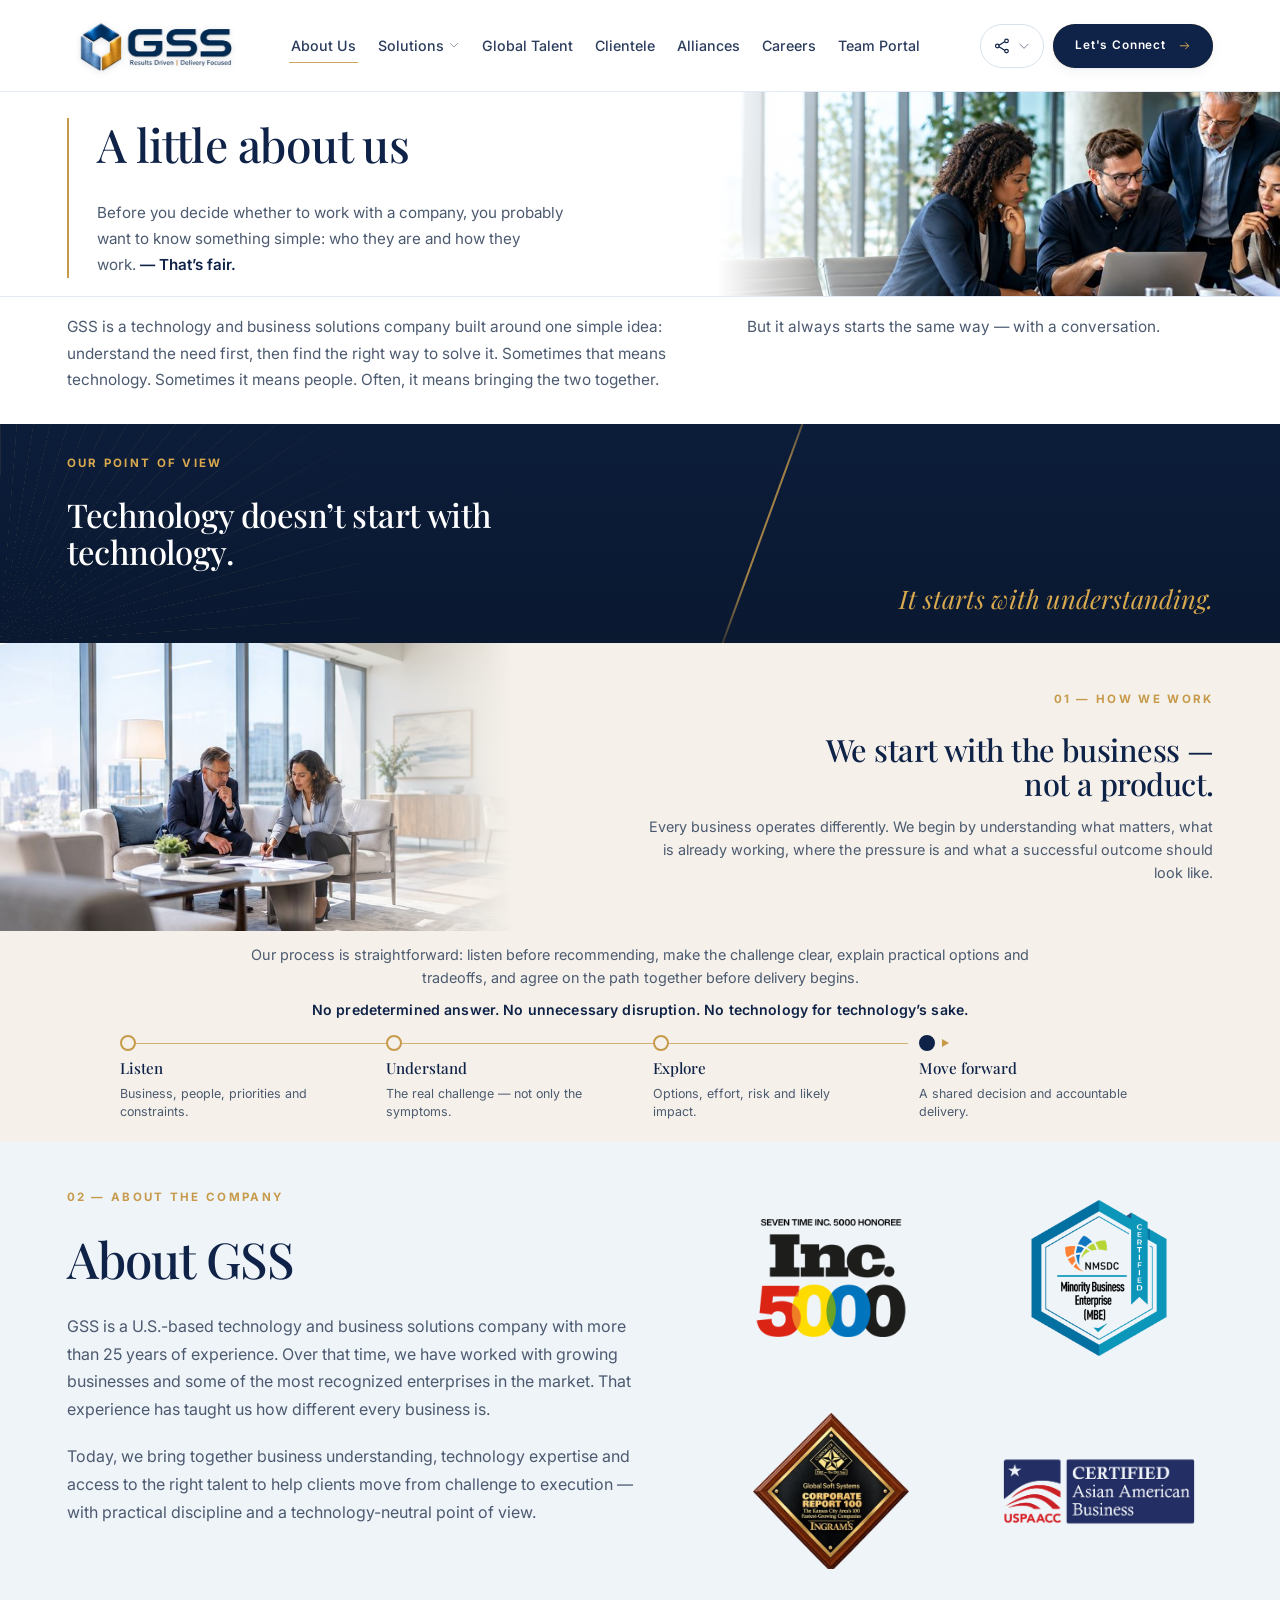
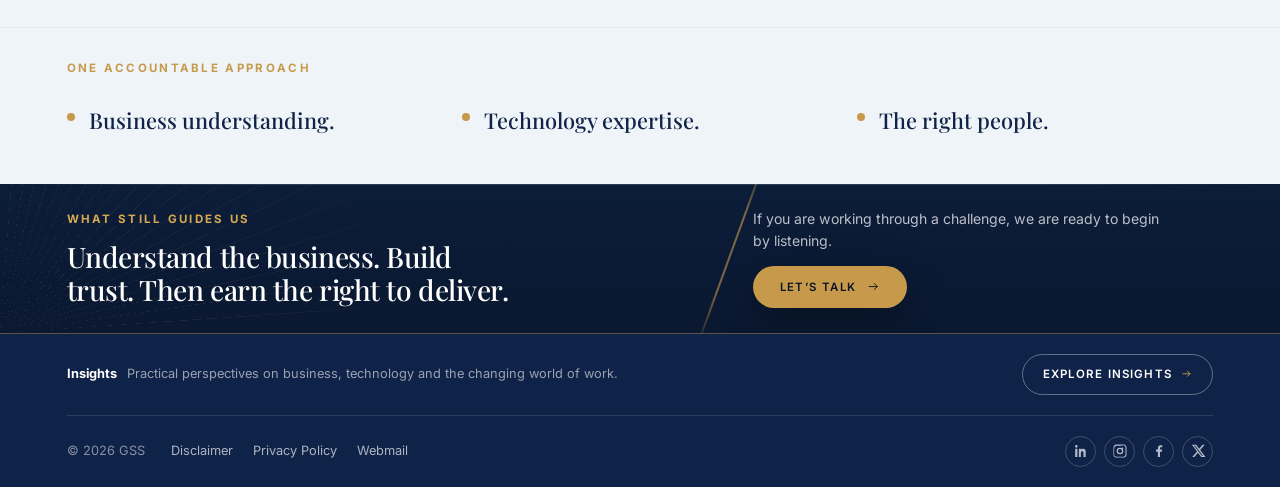
<file: html/about.html>
<!doctype html>
<html lang="en" data-theme="light">

<head>
  <meta charset="utf-8" />
  <meta name="viewport" content="width=device-width, initial-scale=1" />
  <title>About Us — GSS</title>
  <meta name="description"
    content="Global Soft Systems: 25+ years of business-led technology consulting, certified diversity and accountable delivery." />
  <meta name="theme-color" content="#0F2247" />

  <!-- Open Graph -->
  <meta property="og:type" content="website" />
  <meta property="og:title" content="About Us — GSS" />
  <meta property="og:description"
    content="Global Soft Systems: 25+ years of business-led technology consulting, certified diversity and accountable delivery." />
  <meta property="og:image" content="https://globalsoftsystems.com/images/pages/about-team-1200.jpg" />
  <meta property="og:site_name" content="Global Soft Systems" />
  <meta name="twitter:card" content="summary_large_image" />

  <link rel="icon" href="../images/brand/favicon-48.png" type="image/png" />
  <link rel="icon" href="../images/brand/favicon.svg" type="image/svg+xml" />

  <!-- Fonts -->
  <link rel="preconnect" href="https://fonts.googleapis.com" />
  <link rel="preconnect" href="https://fonts.gstatic.com" crossorigin />
  <link rel="preconnect" href="https://embed.tawk.to" crossorigin />
  <link rel="preconnect" href="https://va.tawk.to" crossorigin />
  <link rel="stylesheet"
    href="https://fonts.googleapis.com/css2?family=Playfair+Display:wght@400;500;600&family=Inter:wght@400;500;600;700&display=swap" />

  <link rel="stylesheet" href="../css/style.css" />

  <!-- The opening section photo is the LCP element — preload it. -->
  <link rel="preload" as="image" href="../images/pages/about-team-1200.jpg"
    imagesrcset="../images/pages/about-team-760.jpg 760w, ../images/pages/about-team-1200.jpg 1200w, ../images/pages/about-team-1600.jpg 1600w"
    imagesizes="(max-width: 860px) 100vw, 52vw" fetchpriority="high" />

  <!-- Flag JS support so scroll-reveal never hides content when scripting is off -->
  <script src="../js/core/init.js"></script>
  <script src="../js/core/chat.js"></script>
</head>

<body class="about-page">
  <a class="skip-link" href="#main">Skip to main content</a>

  <svg class="sprite" aria-hidden="true" focusable="false" xmlns="http://www.w3.org/2000/svg">
    <symbol id="i-arrow" viewBox="0 0 24 24">
      <g fill="none" stroke="currentColor" stroke-width="1.7" stroke-linecap="round" stroke-linejoin="round">
        <path d="M4 12h14.5" />
        <path d="m13.4 6.6 5.4 5.4-5.4 5.4" />
      </g>
    </symbol>

    <symbol id="i-chevron" viewBox="0 0 24 24">
      <g fill="none" stroke="currentColor" stroke-width="1.6" stroke-linecap="round" stroke-linejoin="round">
        <path d="m5 9 7 7 7-7" />
      </g>
    </symbol>

    <symbol id="i-sun" viewBox="0 0 24 24">
      <g fill="none" stroke="currentColor" stroke-width="1.5" stroke-linecap="round">
        <circle cx="12" cy="12" r="4" />
        <path
          d="M12 2.6v2.2M12 19.2v2.2M21.4 12h-2.2M4.8 12H2.6M18.6 5.4l-1.6 1.6M7 17l-1.6 1.6M18.6 18.6 17 17M7 7 5.4 5.4" />
      </g>
    </symbol>

    <symbol id="i-moon" viewBox="0 0 24 24">
      <g fill="none" stroke="currentColor" stroke-width="1.5" stroke-linecap="round" stroke-linejoin="round">
        <path d="M20.5 14.2A8.6 8.6 0 0 1 9.8 3.5a8.6 8.6 0 1 0 10.7 10.7z" />
      </g>
    </symbol>

    <symbol id="i-globe" viewBox="0 0 24 24">
      <g fill="none" stroke="currentColor" stroke-width="1.5" stroke-linecap="round" stroke-linejoin="round">
        <circle cx="12" cy="12" r="9" />
        <path d="M3.3 12h17.4" />
        <path d="M12 3c2.5 2.6 2.5 15.4 0 18M12 3c-2.5 2.6-2.5 15.4 0 18" />
      </g>
    </symbol>

    <symbol id="i-clock" viewBox="0 0 24 24">
      <g fill="none" stroke="currentColor" stroke-width="1.5" stroke-linecap="round" stroke-linejoin="round">
        <circle cx="12" cy="12" r="9" />
        <path d="M12 6.8V12l3.6 2.1" />
      </g>
    </symbol>

    <symbol id="i-handshake" viewBox="0 0 24 24">
      <g fill="none" stroke="currentColor" stroke-width="1.55" stroke-linecap="round" stroke-linejoin="round">
        <path d="m11 17 2 2a1 1 0 1 0 3-3" />
        <path
          d="m14 14 2.5 2.5a1 1 0 1 0 3-3l-3.88-3.88a3 3 0 0 0-4.24 0l-.88.88a1 1 0 1 1-3-3l2.81-2.81a5.79 5.79 0 0 1 7.06-.87l.47.28a2 2 0 0 0 1.42.25L21 4" />
        <path d="m21 3 1 11h-2" />
        <path d="M3 3 2 14l6.5 6.5a1 1 0 1 0 3-3" />
        <path d="M3 4h8" />
      </g>
    </symbol>

    <symbol id="i-chart" viewBox="0 0 24 24">
      <g fill="none" stroke="currentColor" stroke-width="1.7" stroke-linecap="round">
        <path d="M5 19.5v-4.8M10.3 19.5V9.2M15.7 19.5v-7.4M21 19.5V5.4" />
      </g>
    </symbol>

    <symbol id="i-user-circle" viewBox="0 0 24 24">
      <g fill="none" stroke="currentColor" stroke-width="1.5" stroke-linecap="round" stroke-linejoin="round">
        <circle cx="12" cy="12" r="9" />
        <circle cx="12" cy="10" r="3" />
        <path d="M6.4 18.7a6.4 6.4 0 0 1 11.2 0" />
      </g>
    </symbol>

    <symbol id="i-award" viewBox="0 0 24 24">
      <g fill="none" stroke="currentColor" stroke-width="1.5" stroke-linecap="round" stroke-linejoin="round">
        <circle cx="12" cy="9" r="5.2" />
        <path d="m8.7 13.5-1.4 6.4 4.7-2.5 4.7 2.5-1.4-6.4" />
      </g>
    </symbol>

    <symbol id="i-compass" viewBox="0 0 24 24">
      <g fill="none" stroke="currentColor" stroke-width="1.5" stroke-linecap="round" stroke-linejoin="round">
        <circle cx="12" cy="12" r="9" />
        <path d="m15.6 8.4-2.1 5.1-5.1 2.1 2.1-5.1z" />
      </g>
    </symbol>

    <symbol id="i-layers" viewBox="0 0 24 24">
      <g fill="none" stroke="currentColor" stroke-width="1.5" stroke-linecap="round" stroke-linejoin="round">
        <path d="m12 3 9 4.6-9 4.6-9-4.6z" />
        <path d="m3 12.4 9 4.6 9-4.6" />
        <path d="m3 16.9 9 4.6 9-4.6" />
      </g>
    </symbol>

    <symbol id="i-shield" viewBox="0 0 24 24">
      <g fill="none" stroke="currentColor" stroke-width="1.5" stroke-linecap="round" stroke-linejoin="round">
        <path d="M12 3 4.6 6.1v5.6c0 4.5 3.1 7.8 7.4 9.2 4.3-1.4 7.4-4.7 7.4-9.2V6.1z" />
        <path d="m9.1 12 2.2 2.2 4.1-4.4" />
      </g>
    </symbol>

    <symbol id="i-x" viewBox="0 0 24 24">
      <path fill="currentColor"
        d="M18.9 2.6h3.1l-6.8 7.8 8 10.6h-6.3l-4.9-6.4-5.6 6.4H3.3l7.3-8.3-7.7-10.1h6.4l4.4 5.9zM17.8 19.1h1.7L7.7 4.3H5.9z" />
    </symbol>
  </svg>

  <header class="site-header" id="siteHeader">
    <div class="container header-inner">
      <a class="logo" href="/" aria-label="GSS — Global Soft Systems, home">
        <img class="logo-img logo-img--light" src="../images/brand/gss-logo-light.webp"
          alt="GSS — Global Soft Systems: Results Driven | Delivery Focused" width="190" height="76" />
        <img class="logo-img logo-img--dark" src="../images/brand/gss-logo-dark.webp" alt="" aria-hidden="true"
          width="190" height="76" />
      </a>

      <nav class="nav-desktop" aria-label="Primary">
        <ul>
          <li><a href="/about" class="is-current" aria-current="page">About Us</a></li>
          <li class="has-dropdown">
            <a href="/business-consulting" aria-haspopup="true" aria-expanded="false">Solutions <svg
                class="ico nav-caret" aria-hidden="true">
                <use href="#i-chevron" />
              </svg></a>
            <!-- Solutions mega menu (reusable "solutions-card" component; each item links to its own page) -->
            <div class="nav-megamenu" role="menu" aria-label="Solutions menu">
              <div class="container solutions-cards">
                <a class="solutions-card" role="menuitem" href="/business-consulting">
                  <span class="solutions-card-num">01</span>
                  <span class="solutions-card-title">Business Consulting</span>
                  <span class="solutions-card-desc">Understand the challenge first. Then build the right path
                    forward.</span>
                  <span class="solutions-card-explore">Explore <svg class="ico" aria-hidden="true">
                      <use href="#i-arrow" />
                    </svg></span>
                </a>
                <a class="solutions-card" role="menuitem" href="/data-business-insight">
                  <span class="solutions-card-num">02</span>
                  <span class="solutions-card-title">Data &amp; Business Insight</span>
                  <span class="solutions-card-desc">Turn the information you have into better business decisions.</span>
                  <span class="solutions-card-explore">Explore <svg class="ico" aria-hidden="true">
                      <use href="#i-arrow" />
                    </svg></span>
                </a>
                <a class="solutions-card" role="menuitem" href="/technology-delivery">
                  <span class="solutions-card-num">03</span>
                  <span class="solutions-card-title">Technology &amp; Delivery</span>
                  <span class="solutions-card-desc">Make the technology your business depends on work better.</span>
                  <span class="solutions-card-explore">Explore <svg class="ico" aria-hidden="true">
                      <use href="#i-arrow" />
                    </svg></span>
                </a>
                <a class="solutions-card" role="menuitem" href="/our-focus-area">
                  <span class="solutions-card-num">04</span>
                  <span class="solutions-card-title">Our Focus Area</span>
                  <span class="solutions-card-desc">See where we&rsquo;re bringing added focus to the challenges shaping
                    what comes next.</span>
                  <span class="solutions-card-explore">Explore <svg class="ico" aria-hidden="true">
                      <use href="#i-arrow" />
                    </svg></span>
                </a>
              </div>
            </div>
          </li>
          <li><a href="/global-talent">Global Talent</a></li>
          <li><a href="/clientele">Clientele</a></li>
          <li><a href="/alliances">Alliances</a></li>
          <li><a href="/career">Careers</a></li>
          <li><a href="https://workforce.ceipal.com/pages/sign-in" target="_blank" rel="noopener">Team Portal</a></li>
        </ul>
      </nav>

      <div class="header-actions">
        <div class="social-menu" id="socialMenu">
          <button class="social-btn" id="socialToggle" type="button" aria-label="Connect with GSS on social media"
            title="Connect with GSS" aria-haspopup="true" aria-expanded="false" aria-controls="socialDropdown">
            <svg class="social-glyph" viewBox="0 0 24 24" fill="none" stroke="currentColor" stroke-width="1.6"
              stroke-linecap="round" stroke-linejoin="round" aria-hidden="true">
              <circle cx="18" cy="5.2" r="2.4" />
              <circle cx="5.8" cy="12" r="2.4" />
              <circle cx="18" cy="18.8" r="2.4" />
              <path d="m8 10.9 7.5-4.5M8 13.1l7.5 4.5" />
            </svg>
            <span class="social-btn-label">Connect</span>
            <svg class="ico social-caret" aria-hidden="true">
              <use href="#i-chevron" />
            </svg>
          </button>
          <div class="social-dropdown" id="socialDropdown" role="menu" aria-label="Connect with GSS" hidden>
            <a class="social-item" role="menuitem" href="https://www.linkedin.com/company/global-soft-systems/"
              target="_blank" rel="noopener"><span class="social-item-ico"><svg viewBox="0 0 24 24" aria-hidden="true">
                  <path
                    d="M6.94 5A1.94 1.94 0 1 1 3.06 5a1.94 1.94 0 0 1 3.88 0zM3.3 8.48h3.28V21H3.3zm5.5 0h3.15v1.71h.05c.44-.83 1.5-1.71 3.1-1.71 3.32 0 3.93 2.18 3.93 5.02V21h-3.28v-5.55c0-1.32-.02-3.02-1.84-3.02-1.84 0-2.12 1.44-2.12 2.93V21H8.8z" />
                </svg></span><span>LinkedIn</span></a>
            <a class="social-item" role="menuitem" href="https://www.instagram.com/globalsoftsystemsinc/"
              target="_blank" rel="noopener"><span class="social-item-ico"><svg viewBox="0 0 24 24" aria-hidden="true">
                  <path
                    d="M12 2.2c3.2 0 3.58.01 4.85.07 1.17.05 1.8.25 2.23.41.56.22.96.48 1.38.9.42.42.68.82.9 1.38.16.42.36 1.06.41 2.23.06 1.27.07 1.65.07 4.85s-.01 3.58-.07 4.85c-.05 1.17-.25 1.8-.41 2.23-.22.56-.48.96-.9 1.38-.42.42-.82.68-1.38.9-.42.16-1.06.36-2.23.41-1.27.06-1.65.07-4.85.07s-3.58-.01-4.85-.07c-1.17-.05-1.8-.25-2.23-.41-.56-.22-.96-.48-1.38-.9-.42-.42-.68-.82-.9-1.38-.16-.42-.36-1.06-.41-2.23C2.21 15.58 2.2 15.2 2.2 12s.01-3.58.07-4.85c.05-1.17.25-1.8.41-2.23.22-.56.48-.96.9-1.38.42-.42.82-.68 1.38-.9.42-.16 1.06-.36 2.23-.41C8.42 2.21 8.8 2.2 12 2.2zm0 1.8c-3.15 0-3.5.01-4.74.07-.9.04-1.38.19-1.7.32-.43.16-.74.36-1.06.68-.32.32-.52.63-.68 1.06-.13.32-.28.8-.32 1.7C3.21 8.5 3.2 8.85 3.2 12s.01 3.5.07 4.74c.04.9.19 1.38.32 1.7.16.43.36.74.68 1.06.32.32.63.52 1.06.68.32.13.8.28 1.7.32 1.24.06 1.59.07 4.74.07s3.5-.01 4.74-.07c.9-.04 1.38-.19 1.7-.32.43-.16.74-.36 1.06-.68.32-.32.52-.63.68-1.06.13-.32.28-.8.32-1.7.06-1.24.07-1.59.07-4.74s-.01-3.5-.07-4.74c-.04-.9-.19-1.38-.32-1.7-.16-.43-.36-.74-.68-1.06-.32-.32-.63-.52-1.06-.68-.32-.13-.8-.28-1.7-.32C15.5 4.01 15.15 4 12 4zm0 3.06A4.94 4.94 0 1 1 12 16.94 4.94 4.94 0 0 1 12 7.06zm0 1.8a3.14 3.14 0 1 0 0 6.28 3.14 3.14 0 0 0 0-6.28zm5.02-.9a1.15 1.15 0 1 1-2.3 0 1.15 1.15 0 0 1 2.3 0z" />
                </svg></span><span>Instagram</span></a>
            <a class="social-item" role="menuitem" href="https://www.facebook.com/profile.php?id=100065179203337"
              target="_blank" rel="noopener"><span class="social-item-ico"><svg viewBox="0 0 24 24" aria-hidden="true">
                  <path
                    d="M13.5 21v-8h2.7l.4-3.1h-3.1V7.9c0-.9.25-1.5 1.55-1.5H17V3.6c-.3 0-1.3-.13-2.5-.13-2.47 0-4.16 1.5-4.16 4.27v2.16H7.6V13h2.74v8z" />
                </svg></span><span>Facebook</span></a>
            <a class="social-item" role="menuitem" href="https://twitter.com/gssglobalsoft" target="_blank"
              rel="noopener"><span class="social-item-ico"><svg viewBox="0 0 24 24" aria-hidden="true">
                  <use href="#i-x" />
                </svg></span><span>X</span></a>
          </div>
        </div>
        <a class="btn btn-primary btn-sm btn-splash" href="/contact"><span class="btn-splash__label">Let's Connect
            <svg class="ico" aria-hidden="true">
              <use href="#i-arrow" />
            </svg></span><span class="btn-splash__cover" aria-hidden="true">Let's Connect <svg class="ico"
              aria-hidden="true">
              <use href="#i-arrow" />
            </svg></span></a>
        <button class="hamburger" id="menuToggle" type="button" aria-label="Open menu" aria-expanded="false"
          aria-controls="mobileNav">
          <span></span><span></span><span></span>
        </button>
      </div>
    </div>
  </header>

  <!-- Mobile overlay menu -->
  <div class="mobile-nav" id="mobileNav" hidden>
    <nav aria-label="Mobile">
      <ul>
        <li><a href="/about" class="is-current" aria-current="page">About Us</a></li>
        <li class="mobile-subnav">
          <div class="mobile-subnav-row">
            <a href="/business-consulting">Solutions</a>
            <button class="mobile-subnav-toggle" type="button" aria-expanded="false"
              aria-controls="mobileSolutionsPanel" aria-label="Toggle Solutions submenu"><svg class="ico"
                aria-hidden="true">
                <use href="#i-chevron" />
              </svg></button>
          </div>
          <div class="mobile-subnav-wrap">
            <ul class="mobile-subnav-panel" id="mobileSolutionsPanel">
              <li><a href="/business-consulting">Business Consulting</a></li>
              <li><a href="/data-business-insight">Data &amp; Business Insight</a></li>
              <li><a href="/technology-delivery">Technology &amp; Delivery</a></li>
              <li><a href="/our-focus-area">Our Focus Area</a></li>
            </ul>
          </div>
        </li>
        <li><a href="/global-talent">Global Talent</a></li>
        <li><a href="/clientele">Clientele</a></li>
        <li><a href="/alliances">Alliances</a></li>
        <li><a href="/career">Careers</a></li>
        <li><a href="https://workforce.ceipal.com/pages/sign-in" target="_blank" rel="noopener">Team Portal</a></li>
      </ul>
    </nav>
    <div class="mobile-connect" id="mobileConnect">
      <button class="mobile-connect-toggle" id="mobileConnectToggle" type="button" aria-expanded="true"
        aria-controls="mobileConnectPanel">Connect With Us <svg class="ico" aria-hidden="true">
          <use href="#i-chevron" />
        </svg></button>
      <div class="mobile-connect-wrap">
        <ul class="mobile-connect-panel" id="mobileConnectPanel">
          <li><a class="mobile-social" href="https://www.linkedin.com/company/global-soft-systems/" target="_blank"
              rel="noopener"><span class="mobile-social-ico"><svg viewBox="0 0 24 24" aria-hidden="true">
                  <path
                    d="M6.94 5A1.94 1.94 0 1 1 3.06 5a1.94 1.94 0 0 1 3.88 0zM3.3 8.48h3.28V21H3.3zm5.5 0h3.15v1.71h.05c.44-.83 1.5-1.71 3.1-1.71 3.32 0 3.93 2.18 3.93 5.02V21h-3.28v-5.55c0-1.32-.02-3.02-1.84-3.02-1.84 0-2.12 1.44-2.12 2.93V21H8.8z" />
                </svg></span><span>LinkedIn</span></a></li>
          <li><a class="mobile-social" href="https://www.instagram.com/globalsoftsystemsinc/" target="_blank"
              rel="noopener"><span class="mobile-social-ico"><svg viewBox="0 0 24 24" aria-hidden="true">
                  <path
                    d="M12 2.2c3.2 0 3.58.01 4.85.07 1.17.05 1.8.25 2.23.41.56.22.96.48 1.38.9.42.42.68.82.9 1.38.16.42.36 1.06.41 2.23.06 1.27.07 1.65.07 4.85s-.01 3.58-.07 4.85c-.05 1.17-.25 1.8-.41 2.23-.22.56-.48.96-.9 1.38-.42.42-.82.68-1.38.9-.42.16-1.06.36-2.23.41-1.27.06-1.65.07-4.85.07s-3.58-.01-4.85-.07c-1.17-.05-1.8-.25-2.23-.41-.56-.22-.96-.48-1.38-.9-.42-.42-.68-.82-.9-1.38-.16-.42-.36-1.06-.41-2.23C2.21 15.58 2.2 15.2 2.2 12s.01-3.58.07-4.85c.05-1.17.25-1.8.41-2.23.22-.56.48-.96.9-1.38.42-.42.82-.68 1.38-.9.42-.16 1.06-.36 2.23-.41C8.42 2.21 8.8 2.2 12 2.2zm0 1.8c-3.15 0-3.5.01-4.74.07-.9.04-1.38.19-1.7.32-.43.16-.74.36-1.06.68-.32.32-.52.63-.68 1.06-.13.32-.28.8-.32 1.7C3.21 8.5 3.2 8.85 3.2 12s.01 3.5.07 4.74c.04.9.19 1.38.32 1.7.16.43.36.74.68 1.06.32.32.63.52 1.06.68.32.13.8.28 1.7.32 1.24.06 1.59.07 4.74.07s3.5-.01 4.74-.07c.9-.04 1.38-.19 1.7-.32.43-.16.74-.36 1.06-.68.32-.32.52-.63.68-1.06.13-.32.28-.8.32-1.7.06-1.24.07-1.59.07-4.74s-.01-3.5-.07-4.74c-.04-.9-.19-1.38-.32-1.7-.16-.43-.36-.74-.68-1.06-.32-.32-.63-.52-1.06-.68-.32-.13-.8-.28-1.7-.32C15.5 4.01 15.15 4 12 4zm0 3.06A4.94 4.94 0 1 1 12 16.94 4.94 4.94 0 0 1 12 7.06zm0 1.8a3.14 3.14 0 1 0 0 6.28 3.14 3.14 0 0 0 0-6.28zm5.02-.9a1.15 1.15 0 1 1-2.3 0 1.15 1.15 0 0 1 2.3 0z" />
                </svg></span><span>Instagram</span></a></li>
          <li><a class="mobile-social" href="https://www.facebook.com/profile.php?id=100065179203337" target="_blank"
              rel="noopener"><span class="mobile-social-ico"><svg viewBox="0 0 24 24" aria-hidden="true">
                  <path
                    d="M13.5 21v-8h2.7l.4-3.1h-3.1V7.9c0-.9.25-1.5 1.55-1.5H17V3.6c-.3 0-1.3-.13-2.5-.13-2.47 0-4.16 1.5-4.16 4.27v2.16H7.6V13h2.74v8z" />
                </svg></span><span>Facebook</span></a></li>
          <li><a class="mobile-social" href="https://twitter.com/gssglobalsoft" target="_blank" rel="noopener"><span
                class="mobile-social-ico"><svg viewBox="0 0 24 24" aria-hidden="true">
                  <use href="#i-x" />
                </svg></span><span>X</span></a></li>
        </ul>
      </div>
    </div>

    <div class="mobile-nav-foot">
      <a class="btn btn-primary" href="/contact">Let's Connect
        <svg class="ico" aria-hidden="true">
          <use href="#i-arrow" />
        </svg></a>
    </div>
  </div>

  <main id="main">

    <!-- ══════════ 01 · WHO WE ARE ══════════ -->
    <section class="abx-intro" id="who">
      <div class="abx-intro__grid">
        <div class="abx-intro__text">
          <h1 class="abx-display reveal">A little about us</h1>
          <p class="abx-lede reveal">
            Before you decide whether to work with a company, you probably want
            to know something simple: who they are and how they work.
            <span class="abx-lede__accent">&mdash; That&rsquo;s fair.</span>
          </p>
        </div>
        <figure class="abx-intro__media reveal">
          <img src="../images/pages/about-team-1200.jpg"
            srcset="../images/pages/about-team-760.jpg 760w, ../images/pages/about-team-1200.jpg 1200w, ../images/pages/about-team-1600.jpg 1600w"
            sizes="(max-width: 860px) 100vw, 52vw" width="1200" height="800" fetchpriority="high"
            alt="A GSS team reviewing work together around a laptop in a light-filled conference room" />
        </figure>
      </div>
      <div class="container abx-intro__more">
        <p class="reveal">
          GSS is a technology and business solutions company built around one
          simple idea: understand the need first, then find the right way to
          solve it. Sometimes that means technology. Sometimes it means people.
          Often, it means bringing the two together.
        </p>
        <p class="abx-intro__more-tail reveal">
          But it always starts the same way &mdash; with a conversation.
        </p>
      </div>
    </section>

    <!-- ══════════ OUR POINT OF VIEW ══════════ -->
    <section class="abx-pov">
      <span class="sunburst sunburst-left sunburst--onDark" aria-hidden="true"></span>
      <span class="abx-pov__slash" aria-hidden="true"></span>
      <div class="container">
        <p class="abx-eyebrow abx-eyebrow--onDark reveal">Our Point of View</p>
        <p class="abx-pov__lead reveal">Technology doesn&rsquo;t start with technology.</p>
        <p class="abx-pov__tail reveal">It starts with understanding.</p>
      </div>
    </section>

    <!-- ══════════ 01 · HOW WE WORK ══════════ -->
    <section class="abx-work" id="how">
      <div class="abx-work__grid">
        <figure class="abx-work__media reveal">
          <img src="../images/pages/about-work-1200.jpg"
            srcset="../images/pages/about-work-760.jpg 760w, ../images/pages/about-work-1200.jpg 1200w, ../images/pages/about-work-1600.jpg 1600w"
            sizes="(max-width: 860px) 100vw, 46vw" width="1200" height="675" loading="lazy"
            alt="Two GSS advisors reviewing documents together in a bright, light-filled meeting room" />
        </figure>
        <div class="abx-work__text">
          <p class="abx-eyebrow reveal">01 &mdash; How We Work</p>
          <h2 class="abx-h2 reveal">We start with the business &mdash;<br />not a product.</h2>
          <p class="abx-body reveal">
            Every business operates differently. We begin by understanding what
            matters, what is already working, where the pressure is and what a
            successful outcome should look like.
          </p>
        </div>
      </div>
      <div class="container abx-work__foot">
        <p class="abx-process__lead reveal">
          Our process is straightforward: listen before recommending, make the
          challenge clear, explain practical options and tradeoffs, and agree on
          the path together before delivery begins.
        </p>
        <p class="abx-process__rule reveal">
          No predetermined answer. No unnecessary disruption. No technology for
          technology&rsquo;s sake.
        </p>
        <ol class="abx-flow reveal">
          <li class="abx-flow__step">
            <span class="abx-flow__dot" aria-hidden="true"></span>
            <span class="abx-flow__label">Listen</span>
            <span class="abx-flow__desc">Business, people, priorities and constraints.</span>
          </li>
          <li class="abx-flow__step">
            <span class="abx-flow__dot" aria-hidden="true"></span>
            <span class="abx-flow__label">Understand</span>
            <span class="abx-flow__desc">The real challenge &mdash; not only the symptoms.</span>
          </li>
          <li class="abx-flow__step">
            <span class="abx-flow__dot" aria-hidden="true"></span>
            <span class="abx-flow__label">Explore</span>
            <span class="abx-flow__desc">Options, effort, risk and likely impact.</span>
          </li>
          <li class="abx-flow__step abx-flow__step--end">
            <span class="abx-flow__dot" aria-hidden="true"></span>
            <span class="abx-flow__label">Move forward</span>
            <span class="abx-flow__desc">A shared decision and accountable delivery.</span>
          </li>
        </ol>
      </div>
    </section>

    <!-- ══════════ 02 · ABOUT THE COMPANY ══════════ -->
    <section class="abx-company" id="company">
      <div class="container abx-company__grid">
        <div class="abx-company__text">
          <p class="abx-eyebrow reveal">02 &mdash; About the Company</p>
          <h2 class="abx-h2 reveal">About GSS</h2>
          <p class="abx-body reveal">
            GSS is a U.S.-based technology and business solutions company with
            more than 25 years of experience. Over that time, we have worked
            with growing businesses and some of the most recognized enterprises
            in the market. That experience has taught us how different every
            business is.
          </p>
          <p class="abx-body reveal">
            Today, we bring together business understanding, technology
            expertise and access to the right talent to help clients move from
            challenge to execution &mdash; with practical discipline and a
            technology-neutral point of view.
          </p>
        </div>
        <ul class="abx-company__proof reveal" aria-label="Certifications and recognition">
          <li class="abx-cred">
            <span class="abx-cred-crop">
              <img class="abx-cred-logo abx-cred-logo--light" src="../images/certifications/inc-5000-light.png"
                width="1080" height="1080" loading="lazy" alt="Inc. 5000 &mdash; multi-year honoree" />
              <img class="abx-cred-logo abx-cred-logo--dark" src="../images/certifications/inc-5000-dark.jpg"
                width="1080" height="1080" loading="lazy" alt="" aria-hidden="true" />
            </span>
          </li>
          <li class="abx-cred">
            <img src="../images/certifications/nmsdc-logo.webp" width="951" height="971" loading="lazy"
              alt="NMSDC-certified Minority Business Enterprise (MBE)" />
          </li>
          <li class="abx-cred">
            <img src="../images/certifications/corporate-report-360.webp"
              srcset="../images/certifications/corporate-report-360.webp 360w, ../images/certifications/corporate-report-720.webp 720w"
              sizes="(max-width: 620px) 40vw, 180px" width="360" height="360" loading="lazy"
              alt="Ingram&rsquo;s Corporate Report 100 &mdash; one of the Kansas City area&rsquo;s 100 fastest-growing companies" />
          </li>
          <li class="abx-cred">
            <img src="../images/certifications/uspaacc-logo.png" width="927" height="331" loading="lazy"
              alt="USPAACC-certified Asian American Business" />
          </li>
        </ul>
      </div>
      <div class="container abx-approach">
        <p class="abx-eyebrow reveal">One Accountable Approach</p>
        <ul class="abx-approach__row">
          <li class="reveal">Business understanding.</li>
          <li class="reveal">Technology expertise.</li>
          <li class="reveal">The right people.</li>
        </ul>
      </div>
    </section>

    <!-- ══════════ CTA ══════════ -->
    <section class="abx-cta" id="lets-talk">
      <span class="sunburst sunburst-left sunburst--onDark" aria-hidden="true"></span>
      <span class="abx-pov__slash abx-pov__slash--cta" aria-hidden="true"></span>
      <div class="container abx-cta__grid">
        <div class="abx-cta__lead">
          <p class="abx-eyebrow abx-eyebrow--onDark reveal">What Still Guides Us</p>
          <h2 class="abx-cta__title reveal">
            Understand the business. Build trust. Then earn the right to
            deliver.
          </h2>
        </div>
        <div class="abx-cta__act reveal">
          <p class="abx-cta__sub">
            If you are working through a challenge, we are ready to begin by
            listening.
          </p>
          <a class="btn btn-primary btn-lg" href="/contact">Let&rsquo;s Talk
            <svg class="ico" aria-hidden="true">
              <use href="#i-arrow" />
            </svg></a>
        </div>
      </div>
    </section>

  </main>

  <footer class="site-footer">
    <div class="container">
      <div class="footer-insights">
        <p class="footer-insights-text"><span class="footer-insights-label">Insights</span><span
            class="footer-insights-desc">Practical perspectives on business, technology and the changing world of
            work.</span></p>
        <a class="footer-insights-cta" href="/blog">Explore Insights <svg class="ico" aria-hidden="true">
            <use href="#i-arrow" />
          </svg></a>
      </div>

      <div class="footer-bar">
        <p class="footer-copy">&copy; <span id="year">2026</span> GSS</p>

        <nav class="footer-links" aria-label="Footer links">
          <button type="button" data-legal-open="disclaimer" aria-haspopup="dialog"
            aria-controls="legalDialog">Disclaimer</button>
          <button type="button" data-legal-open="privacy" aria-haspopup="dialog" aria-controls="legalDialog">Privacy
            Policy</button>
          <a class="footer-webmail" href="https://gator2126.hostgator.com:2096/" target="_blank" rel="noopener">Webmail</a>
        </nav>

        <ul class="footer-social">
          <li>
            <a href="https://www.linkedin.com/company/global-soft-systems/" target="_blank" rel="noopener"
              aria-label="GSS on LinkedIn">
              <svg viewBox="0 0 24 24" aria-hidden="true">
                <path
                  d="M6.94 5A1.94 1.94 0 1 1 3.06 5a1.94 1.94 0 0 1 3.88 0zM3.3 8.48h3.28V21H3.3zm5.5 0h3.15v1.71h.05c.44-.83 1.5-1.71 3.1-1.71 3.32 0 3.93 2.18 3.93 5.02V21h-3.28v-5.55c0-1.32-.02-3.02-1.84-3.02-1.84 0-2.12 1.44-2.12 2.93V21H8.8z" />
              </svg>
            </a>
          </li>
          <li>
            <a href="https://www.instagram.com/globalsoftsystemsinc/" target="_blank" rel="noopener"
              aria-label="GSS on Instagram">
              <svg viewBox="0 0 24 24" aria-hidden="true">
                <path
                  d="M12 2.2c3.2 0 3.58.01 4.85.07 1.17.05 1.8.25 2.23.41.56.22.96.48 1.38.9.42.42.68.82.9 1.38.16.42.36 1.06.41 2.23.06 1.27.07 1.65.07 4.85s-.01 3.58-.07 4.85c-.05 1.17-.25 1.8-.41 2.23-.22.56-.48.96-.9 1.38-.42.42-.82.68-1.38.9-.42.16-1.06.36-2.23.41-1.27.06-1.65.07-4.85.07s-3.58-.01-4.85-.07c-1.17-.05-1.8-.25-2.23-.41-.56-.22-.96-.48-1.38-.9-.42-.42-.68-.82-.9-1.38-.16-.42-.36-1.06-.41-2.23C2.21 15.58 2.2 15.2 2.2 12s.01-3.58.07-4.85c.05-1.17.25-1.8.41-2.23.22-.56.48-.96.9-1.38.42-.42.82-.68 1.38-.9.42-.16 1.06-.36 2.23-.41C8.42 2.21 8.8 2.2 12 2.2zm0 1.8c-3.15 0-3.5.01-4.74.07-.9.04-1.38.19-1.7.32-.43.16-.74.36-1.06.68-.32.32-.52.63-.68 1.06-.13.32-.28.8-.32 1.7C3.21 8.5 3.2 8.85 3.2 12s.01 3.5.07 4.74c.04.9.19 1.38.32 1.7.16.43.36.74.68 1.06.32.32.63.52 1.06.68.32.13.8.28 1.7.32 1.24.06 1.59.07 4.74.07s3.5-.01 4.74-.07c.9-.04 1.38-.19 1.7-.32.43-.16.74-.36 1.06-.68.32-.32.52-.63.68-1.06.13-.32.28-.8.32-1.7.06-1.24.07-1.59.07-4.74s-.01-3.5-.07-4.74c-.04-.9-.19-1.38-.32-1.7-.16-.43-.36-.74-.68-1.06-.32-.32-.63-.52-1.06-.68-.32-.13-.8-.28-1.7-.32C15.5 4.01 15.15 4 12 4zm0 3.06A4.94 4.94 0 1 1 12 16.94 4.94 4.94 0 0 1 12 7.06zm0 1.8a3.14 3.14 0 1 0 0 6.28 3.14 3.14 0 0 0 0-6.28zm5.02-.9a1.15 1.15 0 1 1-2.3 0 1.15 1.15 0 0 1 2.3 0z" />
              </svg>
            </a>
          </li>
          <li>
            <a href="https://www.facebook.com/profile.php?id=100065179203337" target="_blank" rel="noopener"
              aria-label="GSS on Facebook">
              <svg viewBox="0 0 24 24" aria-hidden="true">
                <path
                  d="M13.5 21v-8h2.7l.4-3.1h-3.1V7.9c0-.9.25-1.5 1.55-1.5H17V3.6c-.3 0-1.3-.13-2.5-.13-2.47 0-4.16 1.5-4.16 4.27v2.16H7.6V13h2.74v8z" />
              </svg>
            </a>
          </li>
          <li>
            <a href="https://twitter.com/gssglobalsoft" target="_blank" rel="noopener" aria-label="GSS on X">
              <svg viewBox="0 0 24 24" aria-hidden="true">
                <use href="#i-x" />
              </svg>
            </a>
          </li>
        </ul>
      </div>
    </div>
  </footer>

  <script src="../js/core/site.js"></script>
  <script src="../js/core/legal.js"></script>
</body>

</html>
</file>
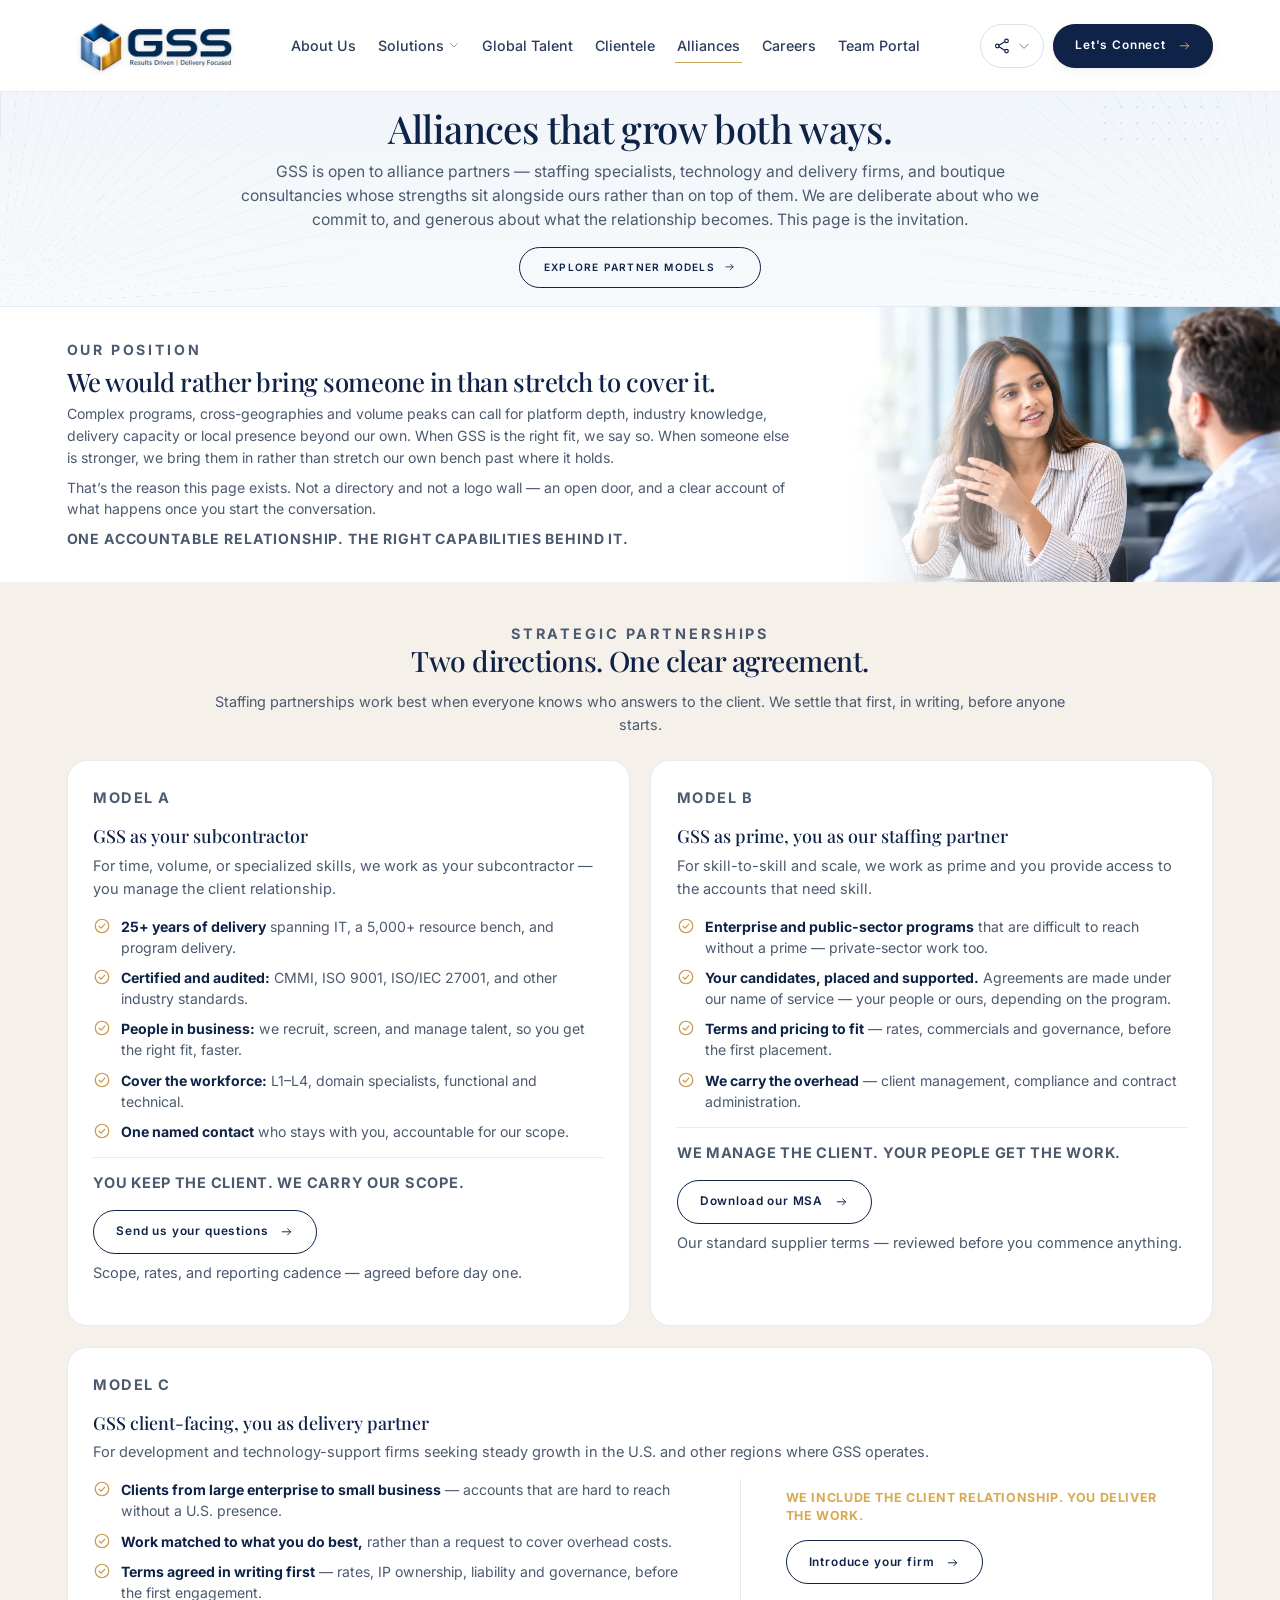
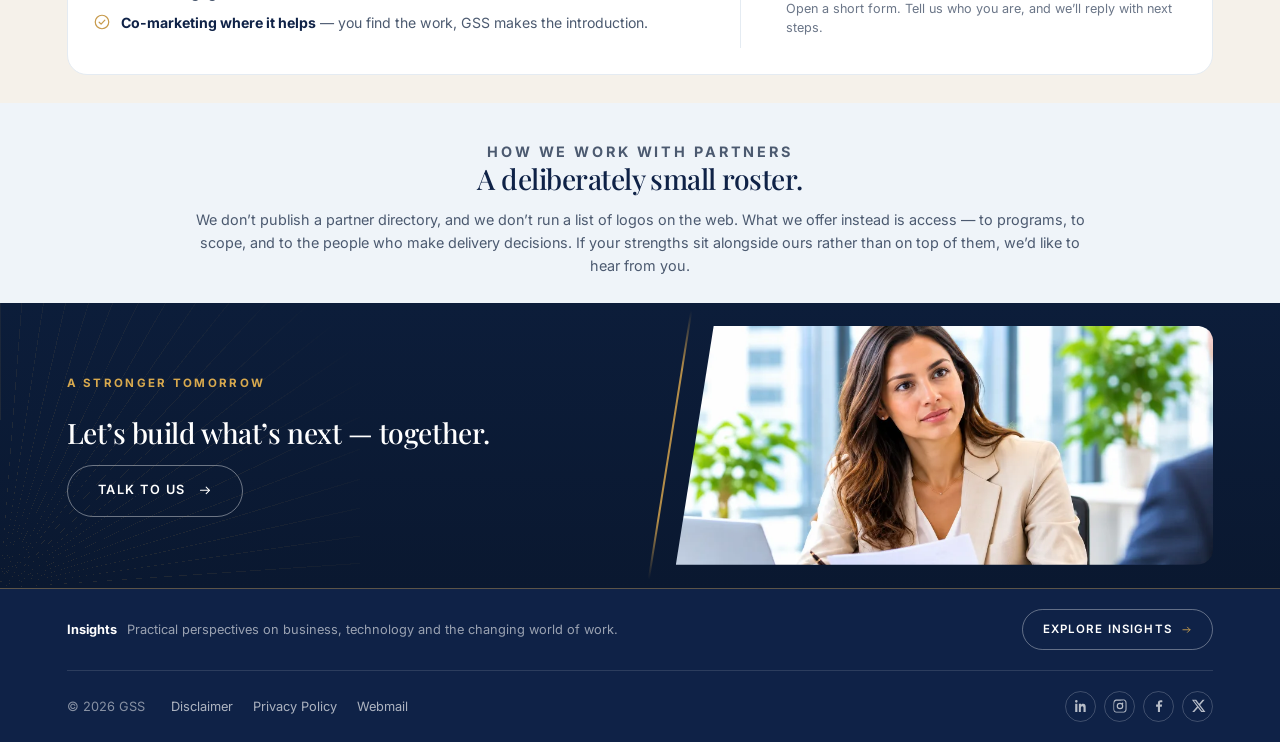
<file: html/alliances.html>
<!doctype html>
<html lang="en" data-theme="light">
  <head>
    <meta charset="utf-8" />
    <meta name="viewport" content="width=device-width, initial-scale=1" />
    <title>Alliances — GSS</title>
    <meta
      name="description"
      content="Staffing specialists, technology and delivery firms, and boutique consultancies who extend what GSS can deliver — three ways to build a strategic alliance with us."
    />
    <meta name="theme-color" content="#0F2247" />

    <!-- Open Graph -->
    <meta property="og:type" content="website" />
    <meta property="og:title" content="Alliances — GSS" />
    <meta
      property="og:description"
      content="Staffing specialists, technology and delivery firms, and boutique consultancies who extend what GSS can deliver — three ways to build a strategic alliance with us."
    />
    <meta property="og:image" content="https://globalsoftsystems.com/images/home/hero-skyline-day-1200.jpg" />
    <meta property="og:site_name" content="Global Soft Systems" />
    <meta name="twitter:card" content="summary_large_image" />

    <link rel="icon" href="../images/brand/favicon-48.png" type="image/png" />
    <link rel="icon" href="../images/brand/favicon.svg" type="image/svg+xml" />

    <!-- Fonts -->
    <link rel="preconnect" href="https://fonts.googleapis.com" />
    <link rel="preconnect" href="https://fonts.gstatic.com" crossorigin />
    <link rel="preconnect" href="https://embed.tawk.to" crossorigin />
    <link rel="preconnect" href="https://va.tawk.to" crossorigin />
    <link
      rel="stylesheet"
      href="https://fonts.googleapis.com/css2?family=Playfair+Display:wght@400;500;600&family=Inter:wght@400;500;600;700&display=swap"
    />

    <link rel="stylesheet" href="../css/style.css" />

    <!-- Flag JS support so scroll-reveal never hides content when scripting is off -->
    <script src="../js/core/init.js"></script>
    <script src="../js/core/chat.js"></script>
  </head>
  <body class="alliances-page">
    <a class="skip-link" href="#main">Skip to main content</a>

    <svg
      class="sprite"
      aria-hidden="true"
      focusable="false"
      xmlns="http://www.w3.org/2000/svg"
    >
      <symbol id="i-arrow" viewBox="0 0 24 24">
        <g
          fill="none"
          stroke="currentColor"
          stroke-width="1.7"
          stroke-linecap="round"
          stroke-linejoin="round"
        >
          <path d="M4 12h14.5" />
          <path d="m13.4 6.6 5.4 5.4-5.4 5.4" />
        </g>
      </symbol>

      <symbol id="i-chevron" viewBox="0 0 24 24">
        <g
          fill="none"
          stroke="currentColor"
          stroke-width="1.6"
          stroke-linecap="round"
          stroke-linejoin="round"
        >
          <path d="m5 9 7 7 7-7" />
        </g>
      </symbol>

      <symbol id="i-sun" viewBox="0 0 24 24">
        <g
          fill="none"
          stroke="currentColor"
          stroke-width="1.5"
          stroke-linecap="round"
        >
          <circle cx="12" cy="12" r="4" />
          <path
            d="M12 2.6v2.2M12 19.2v2.2M21.4 12h-2.2M4.8 12H2.6M18.6 5.4l-1.6 1.6M7 17l-1.6 1.6M18.6 18.6 17 17M7 7 5.4 5.4"
          />
        </g>
      </symbol>

      <symbol id="i-moon" viewBox="0 0 24 24">
        <g
          fill="none"
          stroke="currentColor"
          stroke-width="1.5"
          stroke-linecap="round"
          stroke-linejoin="round"
        >
          <path d="M20.5 14.2A8.6 8.6 0 0 1 9.8 3.5a8.6 8.6 0 1 0 10.7 10.7z" />
        </g>
      </symbol>

      <symbol id="i-globe" viewBox="0 0 24 24">
        <g
          fill="none"
          stroke="currentColor"
          stroke-width="1.5"
          stroke-linecap="round"
          stroke-linejoin="round"
        >
          <circle cx="12" cy="12" r="9" />
          <path d="M3.3 12h17.4" />
          <path d="M12 3c2.5 2.6 2.5 15.4 0 18M12 3c-2.5 2.6-2.5 15.4 0 18" />
        </g>
      </symbol>

      <symbol id="i-check-circle" viewBox="0 0 24 24">
        <g
          fill="none"
          stroke="currentColor"
          stroke-width="1.6"
          stroke-linecap="round"
          stroke-linejoin="round"
        >
          <circle cx="12" cy="12" r="9" />
          <path d="m8.2 12.3 2.6 2.6 5-5.4" />
        </g>
      </symbol>
    
  <symbol id="i-x" viewBox="0 0 24 24"><path fill="currentColor" d="M18.9 2.6h3.1l-6.8 7.8 8 10.6h-6.3l-4.9-6.4-5.6 6.4H3.3l7.3-8.3-7.7-10.1h6.4l4.4 5.9zM17.8 19.1h1.7L7.7 4.3H5.9z"/></symbol>

  <!-- Final CTA photo: angled left edge (matches the gold line's 9° rotation)
       with rounded right corners — objectBoundingBox so it scales with the box. -->
  <clipPath id="pnrFinalClip" clipPathUnits="objectBoundingBox">
    <path d="M0.0704,0 L0.965,0 Q1,0 1,0.08 L1,0.92 Q1,1 0.965,1 L0,1 Z" />
  </clipPath>
</svg>

    <header class="site-header" id="siteHeader">
      <div class="container header-inner">
        <a
          class="logo"
          href="/"
          aria-label="GSS — Global Soft Systems, home"
        >
          <img
            class="logo-img logo-img--light"
            src="../images/brand/gss-logo-light.webp"
            alt="GSS — Global Soft Systems: Results Driven | Delivery Focused"
            width="190"
            height="76"
          />
          <img
            class="logo-img logo-img--dark"
            src="../images/brand/gss-logo-dark.webp"
            alt=""
            aria-hidden="true"
            width="190"
            height="76"
          />
        </a>

            <nav class="nav-desktop" aria-label="Primary">
              <ul>
                <li><a href="/about">About Us</a></li>
                <li class="has-dropdown">
                  <a href="/business-consulting" aria-haspopup="true" aria-expanded="false">Solutions <svg class="ico nav-caret" aria-hidden="true"><use href="#i-chevron"/></svg></a>
                  <!-- Solutions mega menu (reusable "solutions-card" component; each item links to its own page) -->
                  <div class="nav-megamenu" role="menu" aria-label="Solutions menu">
                  <div class="container solutions-cards">
                    <a class="solutions-card" role="menuitem" href="/business-consulting">
                      <span class="solutions-card-num">01</span>
                      <span class="solutions-card-title">Business Consulting</span>
                      <span class="solutions-card-desc">Understand the challenge first. Then build the right path forward.</span>
                      <span class="solutions-card-explore">Explore <svg class="ico" aria-hidden="true"><use href="#i-arrow"/></svg></span>
                    </a>
                    <a class="solutions-card" role="menuitem" href="/data-business-insight">
                      <span class="solutions-card-num">02</span>
                      <span class="solutions-card-title">Data &amp; Business Insight</span>
                      <span class="solutions-card-desc">Turn the information you have into better business decisions.</span>
                      <span class="solutions-card-explore">Explore <svg class="ico" aria-hidden="true"><use href="#i-arrow"/></svg></span>
                    </a>
                    <a class="solutions-card" role="menuitem" href="/technology-delivery">
                      <span class="solutions-card-num">03</span>
                      <span class="solutions-card-title">Technology &amp; Delivery</span>
                      <span class="solutions-card-desc">Make the technology your business depends on work better.</span>
                      <span class="solutions-card-explore">Explore <svg class="ico" aria-hidden="true"><use href="#i-arrow"/></svg></span>
                    </a>
                    <a class="solutions-card" role="menuitem" href="/our-focus-area">
                      <span class="solutions-card-num">04</span>
                      <span class="solutions-card-title">Our Focus Area</span>
                      <span class="solutions-card-desc">See where we&rsquo;re bringing added focus to the challenges shaping what comes next.</span>
                      <span class="solutions-card-explore">Explore <svg class="ico" aria-hidden="true"><use href="#i-arrow"/></svg></span>
                    </a>
                  </div>
                  </div>
                </li>
                <li><a href="/global-talent">Global Talent</a></li>
                <li><a href="/clientele">Clientele</a></li>
                <li><a href="/alliances" class="is-current" aria-current="page">Alliances</a></li>
                <li><a href="/career">Careers</a></li>
                <li><a href="https://workforce.ceipal.com/pages/sign-in" target="_blank" rel="noopener">Team Portal</a></li>
              </ul>
            </nav>

        <div class="header-actions">
          <div class="social-menu" id="socialMenu">
            <button class="social-btn" id="socialToggle" type="button" aria-label="Connect with GSS on social media" title="Connect with GSS" aria-haspopup="true" aria-expanded="false" aria-controls="socialDropdown">
              <svg class="social-glyph" viewBox="0 0 24 24" fill="none" stroke="currentColor" stroke-width="1.6" stroke-linecap="round" stroke-linejoin="round" aria-hidden="true"><circle cx="18" cy="5.2" r="2.4"/><circle cx="5.8" cy="12" r="2.4"/><circle cx="18" cy="18.8" r="2.4"/><path d="m8 10.9 7.5-4.5M8 13.1l7.5 4.5"/></svg>
              <span class="social-btn-label">Connect</span>
              <svg class="ico social-caret" aria-hidden="true"><use href="#i-chevron"/></svg>
            </button>
            <div class="social-dropdown" id="socialDropdown" role="menu" aria-label="Connect with GSS" hidden>
              <a class="social-item" role="menuitem" href="https://www.linkedin.com/company/global-soft-systems/" target="_blank" rel="noopener"><span class="social-item-ico"><svg viewBox="0 0 24 24" aria-hidden="true"><path d="M6.94 5A1.94 1.94 0 1 1 3.06 5a1.94 1.94 0 0 1 3.88 0zM3.3 8.48h3.28V21H3.3zm5.5 0h3.15v1.71h.05c.44-.83 1.5-1.71 3.1-1.71 3.32 0 3.93 2.18 3.93 5.02V21h-3.28v-5.55c0-1.32-.02-3.02-1.84-3.02-1.84 0-2.12 1.44-2.12 2.93V21H8.8z"/></svg></span><span>LinkedIn</span></a>
              <a class="social-item" role="menuitem" href="https://www.instagram.com/globalsoftsystemsinc/" target="_blank" rel="noopener"><span class="social-item-ico"><svg viewBox="0 0 24 24" aria-hidden="true"><path d="M12 2.2c3.2 0 3.58.01 4.85.07 1.17.05 1.8.25 2.23.41.56.22.96.48 1.38.9.42.42.68.82.9 1.38.16.42.36 1.06.41 2.23.06 1.27.07 1.65.07 4.85s-.01 3.58-.07 4.85c-.05 1.17-.25 1.8-.41 2.23-.22.56-.48.96-.9 1.38-.42.42-.82.68-1.38.9-.42.16-1.06.36-2.23.41-1.27.06-1.65.07-4.85.07s-3.58-.01-4.85-.07c-1.17-.05-1.8-.25-2.23-.41-.56-.22-.96-.48-1.38-.9-.42-.42-.68-.82-.9-1.38-.16-.42-.36-1.06-.41-2.23C2.21 15.58 2.2 15.2 2.2 12s.01-3.58.07-4.85c.05-1.17.25-1.8.41-2.23.22-.56.48-.96.9-1.38.42-.42.82-.68 1.38-.9.42-.16 1.06-.36 2.23-.41C8.42 2.21 8.8 2.2 12 2.2zm0 1.8c-3.15 0-3.5.01-4.74.07-.9.04-1.38.19-1.7.32-.43.16-.74.36-1.06.68-.32.32-.52.63-.68 1.06-.13.32-.28.8-.32 1.7C3.21 8.5 3.2 8.85 3.2 12s.01 3.5.07 4.74c.04.9.19 1.38.32 1.7.16.43.36.74.68 1.06.32.32.63.52 1.06.68.32.13.8.28 1.7.32 1.24.06 1.59.07 4.74.07s3.5-.01 4.74-.07c.9-.04 1.38-.19 1.7-.32.43-.16.74-.36 1.06-.68.32-.32.52-.63.68-1.06.13-.32.28-.8.32-1.7.06-1.24.07-1.59.07-4.74s-.01-3.5-.07-4.74c-.04-.9-.19-1.38-.32-1.7-.16-.43-.36-.74-.68-1.06-.32-.32-.63-.52-1.06-.68-.32-.13-.8-.28-1.7-.32C15.5 4.01 15.15 4 12 4zm0 3.06A4.94 4.94 0 1 1 12 16.94 4.94 4.94 0 0 1 12 7.06zm0 1.8a3.14 3.14 0 1 0 0 6.28 3.14 3.14 0 0 0 0-6.28zm5.02-.9a1.15 1.15 0 1 1-2.3 0 1.15 1.15 0 0 1 2.3 0z"/></svg></span><span>Instagram</span></a>
              <a class="social-item" role="menuitem" href="https://www.facebook.com/profile.php?id=100065179203337" target="_blank" rel="noopener"><span class="social-item-ico"><svg viewBox="0 0 24 24" aria-hidden="true"><path d="M13.5 21v-8h2.7l.4-3.1h-3.1V7.9c0-.9.25-1.5 1.55-1.5H17V3.6c-.3 0-1.3-.13-2.5-.13-2.47 0-4.16 1.5-4.16 4.27v2.16H7.6V13h2.74v8z"/></svg></span><span>Facebook</span></a>
              <a class="social-item" role="menuitem" href="https://twitter.com/gssglobalsoft" target="_blank" rel="noopener"><span class="social-item-ico"><svg viewBox="0 0 24 24" aria-hidden="true"><use href="#i-x"/></svg></span><span>X</span></a>
            </div>
          </div>
          <a class="btn btn-primary btn-sm btn-splash" href="/contact"><span class="btn-splash__label">Let's Connect <svg class="ico" aria-hidden="true"><use href="#i-arrow"/></svg></span><span class="btn-splash__cover" aria-hidden="true">Let's Connect <svg class="ico" aria-hidden="true"><use href="#i-arrow"/></svg></span></a>
          <button
            class="hamburger"
            id="menuToggle"
            type="button"
            aria-label="Open menu"
            aria-expanded="false"
            aria-controls="mobileNav"
          >
            <span></span><span></span><span></span>
          </button>
        </div>
      </div>
    </header>

    <!-- Mobile overlay menu -->
    <div class="mobile-nav" id="mobileNav" hidden>
        <nav aria-label="Mobile">
          <ul>
            <li><a href="/about">About Us</a></li>
            <li class="mobile-subnav">
              <div class="mobile-subnav-row">
              <a href="/business-consulting">Solutions</a>
              <button class="mobile-subnav-toggle" type="button" aria-expanded="false" aria-controls="mobileSolutionsPanel" aria-label="Toggle Solutions submenu"><svg class="ico" aria-hidden="true"><use href="#i-chevron"/></svg></button>
              </div>
              <div class="mobile-subnav-wrap">
              <ul class="mobile-subnav-panel" id="mobileSolutionsPanel">
                <li><a href="/business-consulting">Business Consulting</a></li>
                <li><a href="/data-business-insight">Data &amp; Business Insight</a></li>
                <li><a href="/technology-delivery">Technology &amp; Delivery</a></li>
                <li><a href="/our-focus-area">Our Focus Area</a></li>
              </ul>
              </div>
            </li>
            <li><a href="/global-talent">Global Talent</a></li>
            <li><a href="/clientele">Clientele</a></li>
            <li><a href="/alliances" class="is-current" aria-current="page">Alliances</a></li>
            <li><a href="/career">Careers</a></li>
            <li><a href="https://workforce.ceipal.com/pages/sign-in" target="_blank" rel="noopener">Team Portal</a></li>
          </ul>
        </nav>
      <div class="mobile-connect" id="mobileConnect">
        <button class="mobile-connect-toggle" id="mobileConnectToggle" type="button" aria-expanded="true" aria-controls="mobileConnectPanel">Connect With Us <svg class="ico" aria-hidden="true"><use href="#i-chevron"/></svg></button>
        <div class="mobile-connect-wrap">
          <ul class="mobile-connect-panel" id="mobileConnectPanel">
            <li><a class="mobile-social" href="https://www.linkedin.com/company/global-soft-systems/" target="_blank" rel="noopener"><span class="mobile-social-ico"><svg viewBox="0 0 24 24" aria-hidden="true"><path d="M6.94 5A1.94 1.94 0 1 1 3.06 5a1.94 1.94 0 0 1 3.88 0zM3.3 8.48h3.28V21H3.3zm5.5 0h3.15v1.71h.05c.44-.83 1.5-1.71 3.1-1.71 3.32 0 3.93 2.18 3.93 5.02V21h-3.28v-5.55c0-1.32-.02-3.02-1.84-3.02-1.84 0-2.12 1.44-2.12 2.93V21H8.8z"/></svg></span><span>LinkedIn</span></a></li>
            <li><a class="mobile-social" href="https://www.instagram.com/globalsoftsystemsinc/" target="_blank" rel="noopener"><span class="mobile-social-ico"><svg viewBox="0 0 24 24" aria-hidden="true"><path d="M12 2.2c3.2 0 3.58.01 4.85.07 1.17.05 1.8.25 2.23.41.56.22.96.48 1.38.9.42.42.68.82.9 1.38.16.42.36 1.06.41 2.23.06 1.27.07 1.65.07 4.85s-.01 3.58-.07 4.85c-.05 1.17-.25 1.8-.41 2.23-.22.56-.48.96-.9 1.38-.42.42-.82.68-1.38.9-.42.16-1.06.36-2.23.41-1.27.06-1.65.07-4.85.07s-3.58-.01-4.85-.07c-1.17-.05-1.8-.25-2.23-.41-.56-.22-.96-.48-1.38-.9-.42-.42-.68-.82-.9-1.38-.16-.42-.36-1.06-.41-2.23C2.21 15.58 2.2 15.2 2.2 12s.01-3.58.07-4.85c.05-1.17.25-1.8.41-2.23.22-.56.48-.96.9-1.38.42-.42.82-.68 1.38-.9.42-.16 1.06-.36 2.23-.41C8.42 2.21 8.8 2.2 12 2.2zm0 1.8c-3.15 0-3.5.01-4.74.07-.9.04-1.38.19-1.7.32-.43.16-.74.36-1.06.68-.32.32-.52.63-.68 1.06-.13.32-.28.8-.32 1.7C3.21 8.5 3.2 8.85 3.2 12s.01 3.5.07 4.74c.04.9.19 1.38.32 1.7.16.43.36.74.68 1.06.32.32.63.52 1.06.68.32.13.8.28 1.7.32 1.24.06 1.59.07 4.74.07s3.5-.01 4.74-.07c.9-.04 1.38-.19 1.7-.32.43-.16.74-.36 1.06-.68.32-.32.52-.63.68-1.06.13-.32.28-.8.32-1.7.06-1.24.07-1.59.07-4.74s-.01-3.5-.07-4.74c-.04-.9-.19-1.38-.32-1.7-.16-.43-.36-.74-.68-1.06-.32-.32-.63-.52-1.06-.68-.32-.13-.8-.28-1.7-.32C15.5 4.01 15.15 4 12 4zm0 3.06A4.94 4.94 0 1 1 12 16.94 4.94 4.94 0 0 1 12 7.06zm0 1.8a3.14 3.14 0 1 0 0 6.28 3.14 3.14 0 0 0 0-6.28zm5.02-.9a1.15 1.15 0 1 1-2.3 0 1.15 1.15 0 0 1 2.3 0z"/></svg></span><span>Instagram</span></a></li>
            <li><a class="mobile-social" href="https://www.facebook.com/profile.php?id=100065179203337" target="_blank" rel="noopener"><span class="mobile-social-ico"><svg viewBox="0 0 24 24" aria-hidden="true"><path d="M13.5 21v-8h2.7l.4-3.1h-3.1V7.9c0-.9.25-1.5 1.55-1.5H17V3.6c-.3 0-1.3-.13-2.5-.13-2.47 0-4.16 1.5-4.16 4.27v2.16H7.6V13h2.74v8z"/></svg></span><span>Facebook</span></a></li>
            <li><a class="mobile-social" href="https://twitter.com/gssglobalsoft" target="_blank" rel="noopener"><span class="mobile-social-ico"><svg viewBox="0 0 24 24" aria-hidden="true"><use href="#i-x"/></svg></span><span>X</span></a></li>
          </ul>
        </div>
      </div>

      <div class="mobile-nav-foot">
        <a class="btn btn-primary" href="/contact"
          >Let's Connect
          <svg class="ico" aria-hidden="true"><use href="#i-arrow" /></svg
        ></a>
      </div>
    </div>

    <main id="main">
      <section class="page-hero">
        <span class="sunburst sunburst-left" aria-hidden="true"></span>
        <span class="sunburst sunburst-right" aria-hidden="true"></span>
        <span class="pnr-hero-dots" aria-hidden="true"></span>
        <div class="container">
          <h1 class="page-title">Alliances that grow both ways.</h1>
          <p class="page-lede">
            GSS is open to alliance partners &mdash; staffing specialists,
            technology and delivery firms, and boutique consultancies whose
            strengths sit alongside ours rather than on top of them. We are
            deliberate about who we commit to, and generous about what the
            relationship becomes. This page is the invitation.
          </p>
          <p class="center-cta reveal">
            <a class="btn btn-outline" href="#partner-models"
              >Explore partner models
              <svg class="ico" aria-hidden="true"><use href="#i-arrow" /></svg
            ></a>
          </p>
        </div>
      </section>

      <!-- ══════════ OUR POSITION ══════════ -->
      <section class="pnr-position">
        <div class="pnr-position__grid">
          <div class="pnr-position__text">
            <p class="abx-eyebrow reveal">Our Position</p>
            <h2 class="abx-h2 reveal">
              We would rather bring someone in than stretch to cover it.
            </h2>
            <p class="reveal">
              Complex programs, cross-geographies and volume peaks can call
              for platform depth, industry knowledge, delivery capacity or
              local presence beyond our own. When GSS is the right fit, we
              say so. When someone else is stronger, we bring them in rather
              than stretch our own bench past where it holds.
            </p>
            <p class="reveal">
              That&rsquo;s the reason this page exists. Not a directory and
              not a logo wall &mdash; an open door, and a clear account of
              what happens once you start the conversation.
            </p>
            <p class="pnr-position__line reveal">
              One accountable relationship. The right capabilities behind it.
            </p>
          </div>
          <figure class="pnr-position__media reveal">
            <img
              src="../images/pages/alliance-position-1300.webp"
              srcset="../images/pages/alliance-position-560.webp 560w, ../images/pages/alliance-position-900.webp 900w, ../images/pages/alliance-position-1300.webp 1300w"
              sizes="(max-width: 900px) 100vw, 50vw"
              width="1300" height="732" loading="lazy"
              alt="A GSS advisor discussing a program with a colleague in a bright office" />
          </figure>
        </div>
      </section>

      <!-- ══════════ STRATEGIC PARTNERSHIPS ══════════ -->
      <section class="pnr-models" id="partner-models">
        <div class="container">
          <div class="pnr-models__head">
            <p class="abx-eyebrow reveal text-center">Strategic Partnerships</p>
            <h2 class="abx-h2 reveal">Two directions. One clear agreement.</h2>
            <p class="reveal">
              Staffing partnerships work best when everyone knows who answers
              to the client. We settle that first, in writing, before anyone
              starts.
            </p>
          </div>

          <div class="pnr-model-grid">
            <div class="pnr-model reveal">
              <p class="pnr-model-label">Model A</p>
              <h3>GSS as your subcontractor</h3>
              <p>
                For time, volume, or specialized skills, we work as your
                subcontractor &mdash; you manage the client relationship.
              </p>
              <ul class="pnr-model-check">
                <li><svg class="ico" aria-hidden="true"><use href="#i-check-circle"/></svg><span><strong>25+ years of delivery</strong> spanning IT, a 5,000+ resource bench, and program delivery.</span></li>
                <li><svg class="ico" aria-hidden="true"><use href="#i-check-circle"/></svg><span><strong>Certified and audited:</strong> CMMI, ISO 9001, ISO/IEC 27001, and other industry standards.</span></li>
                <li><svg class="ico" aria-hidden="true"><use href="#i-check-circle"/></svg><span><strong>People in business:</strong> we recruit, screen, and manage talent, so you get the right fit, faster.</span></li>
                <li><svg class="ico" aria-hidden="true"><use href="#i-check-circle"/></svg><span><strong>Cover the workforce:</strong> L1&ndash;L4, domain specialists, functional and technical.</span></li>
                <li><svg class="ico" aria-hidden="true"><use href="#i-check-circle"/></svg><span><strong>One named contact</strong> who stays with you, accountable for our scope.</span></li>
              </ul>
              <div class="pnr-model-rule" aria-hidden="true"></div>
              <p class="pnr-model-line">You keep the client. We carry our scope.</p>
              <a class="btn btn-outline btn-sm" href="/contact">Send us your questions <svg class="ico" aria-hidden="true"><use href="#i-arrow"/></svg></a>
              <p class="pnr-model-note">Scope, rates, and reporting cadence &mdash; agreed before day one.</p>
            </div>

            <div class="pnr-model reveal">
              <p class="pnr-model-label">Model B</p>
              <h3>GSS as prime, you as our staffing partner</h3>
              <p>
                For skill-to-skill and scale, we work as prime and you
                provide access to the accounts that need skill.
              </p>
              <ul class="pnr-model-check">
                <li><svg class="ico" aria-hidden="true"><use href="#i-check-circle"/></svg><span><strong>Enterprise and public-sector programs</strong> that are difficult to reach without a prime &mdash; private-sector work too.</span></li>
                <li><svg class="ico" aria-hidden="true"><use href="#i-check-circle"/></svg><span><strong>Your candidates, placed and supported.</strong> Agreements are made under our name of service &mdash; your people or ours, depending on the program.</span></li>
                <li><svg class="ico" aria-hidden="true"><use href="#i-check-circle"/></svg><span><strong>Terms and pricing to fit</strong> &mdash; rates, commercials and governance, before the first placement.</span></li>
                <li><svg class="ico" aria-hidden="true"><use href="#i-check-circle"/></svg><span><strong>We carry the overhead</strong> &mdash; client management, compliance and contract administration.</span></li>
              </ul>
              <div class="pnr-model-rule" aria-hidden="true"></div>
              <p class="pnr-model-line">We manage the client. Your people get the work.</p>
              <a class="btn btn-outline btn-sm" href="../downloads/GSS-MSA.docx" download="GSS-MSA.docx">Download our MSA <svg class="ico" aria-hidden="true"><use href="#i-arrow"/></svg></a>
              <p class="pnr-model-note">Our standard supplier terms &mdash; reviewed before you commence anything.</p>
            </div>

            <div class="pnr-model pnr-model--wide reveal">
              <p class="pnr-model-label">Model C</p>
              <h3>GSS client-facing, you as delivery partner</h3>
              <p>
                For development and technology-support firms seeking steady
                growth in the U.S. and other regions where GSS operates.
              </p>
              <div class="pnr-model-inner">
                <ul class="pnr-model-check">
                  <li><svg class="ico" aria-hidden="true"><use href="#i-check-circle"/></svg><span><strong>Clients from large enterprise to small business</strong> &mdash; accounts that are hard to reach without a U.S. presence.</span></li>
                  <li><svg class="ico" aria-hidden="true"><use href="#i-check-circle"/></svg><span><strong>Work matched to what you do best,</strong> rather than a request to cover overhead costs.</span></li>
                  <li><svg class="ico" aria-hidden="true"><use href="#i-check-circle"/></svg><span><strong>Terms agreed in writing first</strong> &mdash; rates, IP ownership, liability and governance, before the first engagement.</span></li>
                  <li><svg class="ico" aria-hidden="true"><use href="#i-check-circle"/></svg><span><strong>Co-marketing where it helps</strong> &mdash; you find the work, GSS makes the introduction.</span></li>
                </ul>
                <div class="pnr-model-divider" aria-hidden="true"></div>
                <div class="pnr-model-act">
                  <p class="pnr-model-line">We include the client relationship. You deliver the work.</p>
                  <a class="btn btn-outline btn-sm" href="/contact">Introduce your firm <svg class="ico" aria-hidden="true"><use href="#i-arrow"/></svg></a>
                  <p class="pnr-model-note">Open a short form. Tell us who you are, and we&rsquo;ll reply with next steps.</p>
                </div>
              </div>
            </div>
          </div>
        </div>
      </section>

      <!-- ══════════ HOW WE WORK WITH PARTNERS ══════════ -->
      <section class="pnr-roster">
        <div class="container">
          <p class="abx-eyebrow reveal text-center">How We Work With Partners</p>
          <h2 class="abx-h2 reveal">A deliberately small roster.</h2>
          <p class="reveal">
            We don&rsquo;t publish a partner directory, and we don&rsquo;t run
            a list of logos on the web. What we offer instead is access
            &mdash; to programs, to scope, and to the people who make
            delivery decisions. If your strengths sit alongside ours rather
            than on top of them, we&rsquo;d like to hear from you.
          </p>
        </div>
      </section>

      <!-- ══════════ CTA ══════════ -->
      <section class="pnr-final">
        <span class="sunburst sunburst-left sunburst--onDark" aria-hidden="true"></span>
        <div class="container pnr-final__grid">
          <div class="pnr-final__text">
            <p class="abx-eyebrow abx-eyebrow--onDark reveal">A Stronger Tomorrow</p>
            <h2 class="pnr-final__title reveal">Let&rsquo;s build what&rsquo;s next &mdash; together.</h2>
            <a class="btn btn-outline pnr-final__btn" href="/contact">Talk to Us <svg class="ico" aria-hidden="true"><use href="#i-arrow"/></svg></a>
          </div>
          <div class="pnr-final__frame">
            <figure class="pnr-final__media reveal">
              <img
                src="../images/pages/alliance-cta-1300.webp"
                srcset="../images/pages/alliance-cta-560.webp 560w, ../images/pages/alliance-cta-900.webp 900w, ../images/pages/alliance-cta-1300.webp 1300w"
                sizes="(max-width: 900px) 100vw, 48vw"
                width="1300" height="732" loading="lazy"
                alt="A GSS advisor reviewing a document during a client conversation" />
            </figure>
          </div>
        </div>
      </section>
    </main>

    <footer class="site-footer">
      <div class="container">
    <div class="footer-insights">
      <p class="footer-insights-text"><span class="footer-insights-label">Insights</span><span class="footer-insights-desc">Practical perspectives on business, technology and the changing world of work.</span></p>
      <a class="footer-insights-cta" href="/blog">Explore Insights <svg class="ico" aria-hidden="true"><use href="#i-arrow"/></svg></a>
    </div>

    <div class="footer-bar">
        <p class="footer-copy">&copy; <span id="year">2026</span> GSS</p>

        <nav class="footer-links" aria-label="Footer links">
          <button type="button" data-legal-open="disclaimer" aria-haspopup="dialog" aria-controls="legalDialog">Disclaimer</button>
          <button type="button" data-legal-open="privacy" aria-haspopup="dialog" aria-controls="legalDialog">Privacy Policy</button>
          <a class="footer-webmail" href="https://gator2126.hostgator.com:2096/" target="_blank" rel="noopener">Webmail</a>
        </nav>

        <ul class="footer-social">
          <li>
            <a
              href="https://www.linkedin.com/company/global-soft-systems/"
              target="_blank"
              rel="noopener"
              aria-label="GSS on LinkedIn"
            >
              <svg viewBox="0 0 24 24" aria-hidden="true">
                <path
                  d="M6.94 5A1.94 1.94 0 1 1 3.06 5a1.94 1.94 0 0 1 3.88 0zM3.3 8.48h3.28V21H3.3zm5.5 0h3.15v1.71h.05c.44-.83 1.5-1.71 3.1-1.71 3.32 0 3.93 2.18 3.93 5.02V21h-3.28v-5.55c0-1.32-.02-3.02-1.84-3.02-1.84 0-2.12 1.44-2.12 2.93V21H8.8z"
                />
              </svg>
            </a>
          </li>
          <li>
            <a
              href="https://www.instagram.com/globalsoftsystemsinc/"
              target="_blank"
              rel="noopener"
              aria-label="GSS on Instagram"
            >
              <svg viewBox="0 0 24 24" aria-hidden="true">
                <path
                  d="M12 2.2c3.2 0 3.58.01 4.85.07 1.17.05 1.8.25 2.23.41.56.22.96.48 1.38.9.42.42.68.82.9 1.38.16.42.36 1.06.41 2.23.06 1.27.07 1.65.07 4.85s-.01 3.58-.07 4.85c-.05 1.17-.25 1.8-.41 2.23-.22.56-.48.96-.9 1.38-.42.42-.82.68-1.38.9-.42.16-1.06.36-2.23.41-1.27.06-1.65.07-4.85.07s-3.58-.01-4.85-.07c-1.17-.05-1.8-.25-2.23-.41-.56-.22-.96-.48-1.38-.9-.42-.42-.68-.82-.9-1.38-.16-.42-.36-1.06-.41-2.23C2.21 15.58 2.2 15.2 2.2 12s.01-3.58.07-4.85c.05-1.17.25-1.8.41-2.23.22-.56.48-.96.9-1.38.42-.42.82-.68 1.38-.9.42-.16 1.06-.36 2.23-.41C8.42 2.21 8.8 2.2 12 2.2zm0 1.8c-3.15 0-3.5.01-4.74.07-.9.04-1.38.19-1.7.32-.43.16-.74.36-1.06.68-.32.32-.52.63-.68 1.06-.13.32-.28.8-.32 1.7C3.21 8.5 3.2 8.85 3.2 12s.01 3.5.07 4.74c.04.9.19 1.38.32 1.7.16.43.36.74.68 1.06.32.32.63.52 1.06.68.32.13.8.28 1.7.32 1.24.06 1.59.07 4.74.07s3.5-.01 4.74-.07c.9-.04 1.38-.19 1.7-.32.43-.16.74-.36 1.06-.68.32-.32.52-.63.68-1.06.13-.32.28-.8.32-1.7.06-1.24.07-1.59.07-4.74s-.01-3.5-.07-4.74c-.04-.9-.19-1.38-.32-1.7-.16-.43-.36-.74-.68-1.06-.32-.32-.63-.52-1.06-.68-.32-.13-.8-.28-1.7-.32C15.5 4.01 15.15 4 12 4zm0 3.06A4.94 4.94 0 1 1 12 16.94 4.94 4.94 0 0 1 12 7.06zm0 1.8a3.14 3.14 0 1 0 0 6.28 3.14 3.14 0 0 0 0-6.28zm5.02-.9a1.15 1.15 0 1 1-2.3 0 1.15 1.15 0 0 1 2.3 0z"
                />
              </svg>
            </a>
          </li>
          <li>
            <a
              href="https://www.facebook.com/profile.php?id=100065179203337"
              target="_blank"
              rel="noopener"
              aria-label="GSS on Facebook"
            >
              <svg viewBox="0 0 24 24" aria-hidden="true">
                <path
                  d="M13.5 21v-8h2.7l.4-3.1h-3.1V7.9c0-.9.25-1.5 1.55-1.5H17V3.6c-.3 0-1.3-.13-2.5-.13-2.47 0-4.16 1.5-4.16 4.27v2.16H7.6V13h2.74v8z"
                />
              </svg>
            </a>
          </li>
          <li>
            <a
              href="https://twitter.com/gssglobalsoft"
              target="_blank"
              rel="noopener"
              aria-label="GSS on X"
            >
              <svg viewBox="0 0 24 24" aria-hidden="true">
                <use href="#i-x" />
              </svg>
            </a>
          </li>
        </ul>
      </div>
  </div>
    </footer>

    <script src="../js/core/site.js"></script>
    <script src="../js/core/legal.js"></script>
  </body>
</html>
</file>
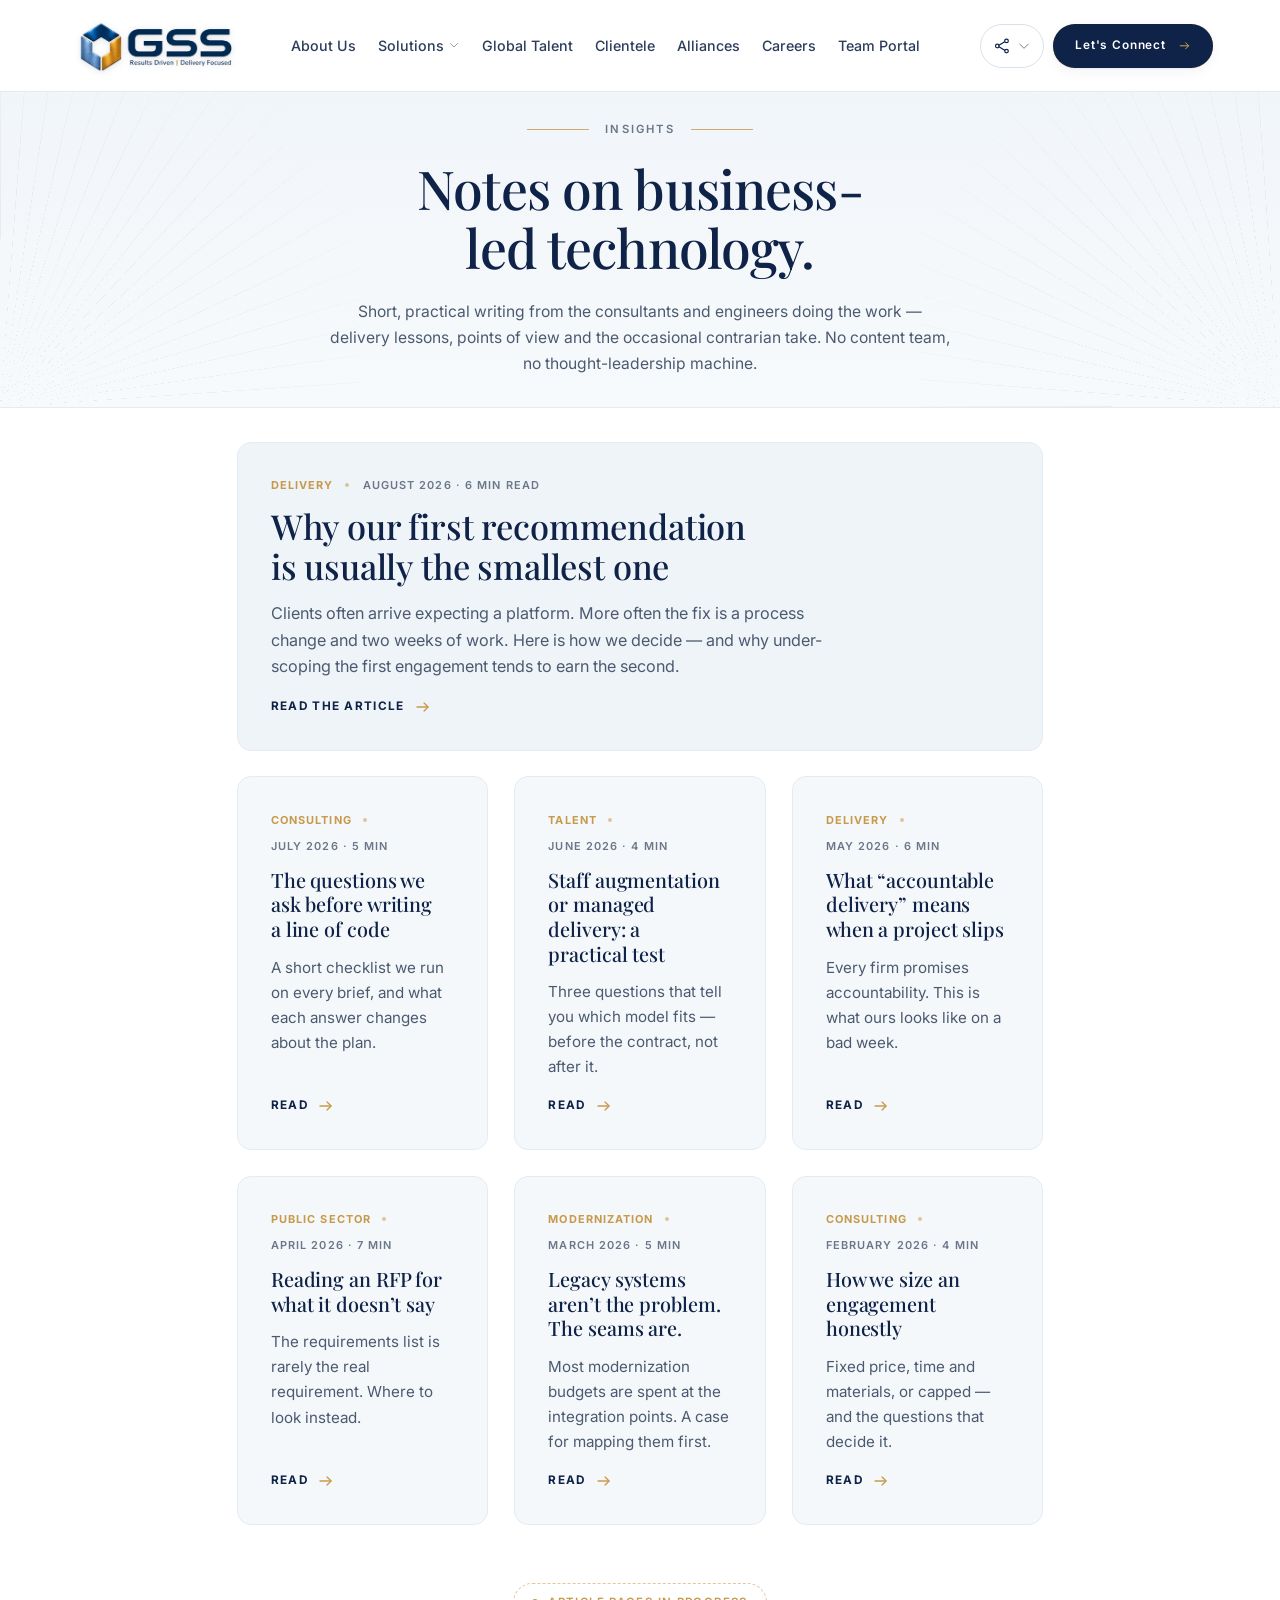
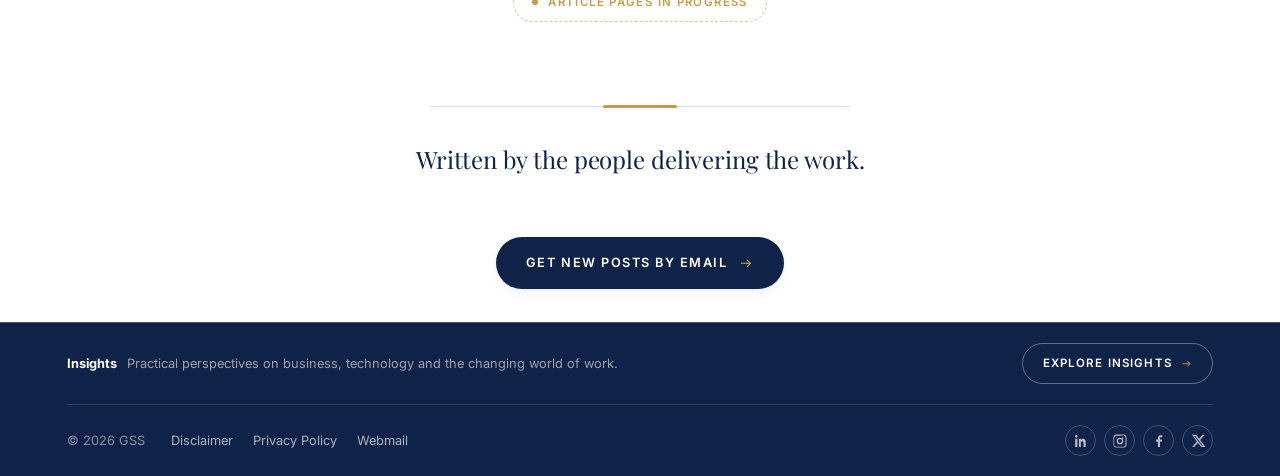
<file: html/blog.html>
<!doctype html>
<html lang="en" data-theme="light">
  <head>
    <meta charset="utf-8" />
    <meta name="viewport" content="width=device-width, initial-scale=1" />
    <title>Insights — GSS</title>
    <meta
      name="description"
      content="The GSS blog: short, practical writing on business-led technology — delivery lessons, points of view and field notes from the consultants and engineers doing the work."
    />
    <meta name="theme-color" content="#0F2247" />

    <!-- Open Graph -->
    <meta property="og:type" content="website" />
    <meta property="og:title" content="Insights — GSS" />
    <meta
      property="og:description"
      content="The GSS blog: short, practical writing on business-led technology — delivery lessons, points of view and field notes from the people doing the work."
    />
    <meta property="og:image" content="https://globalsoftsystems.com/images/home/hero-skyline-day-1200.jpg" />
    <meta property="og:site_name" content="Global Soft Systems" />
    <meta name="twitter:card" content="summary_large_image" />

    <link rel="icon" href="../images/brand/favicon-48.png" type="image/png" />
    <link rel="icon" href="../images/brand/favicon.svg" type="image/svg+xml" />

    <!-- Fonts -->
    <link rel="preconnect" href="https://fonts.googleapis.com" />
    <link rel="preconnect" href="https://fonts.gstatic.com" crossorigin />
    <link rel="preconnect" href="https://embed.tawk.to" crossorigin />
    <link rel="preconnect" href="https://va.tawk.to" crossorigin />
    <link
      rel="stylesheet"
      href="https://fonts.googleapis.com/css2?family=Playfair+Display:wght@400;500;600&family=Inter:wght@400;500;600;700&display=swap"
    />

    <link rel="stylesheet" href="../css/style.css" />

    <!-- Flag JS support so scroll-reveal never hides content when scripting is off -->
    <script src="../js/core/init.js"></script>
    <script src="../js/core/chat.js"></script>
  </head>
  <body>
    <a class="skip-link" href="#main">Skip to main content</a>

    <svg
      class="sprite"
      aria-hidden="true"
      focusable="false"
      xmlns="http://www.w3.org/2000/svg"
    >
      <symbol id="i-arrow" viewBox="0 0 24 24">
        <g
          fill="none"
          stroke="currentColor"
          stroke-width="1.7"
          stroke-linecap="round"
          stroke-linejoin="round"
        >
          <path d="M4 12h14.5" />
          <path d="m13.4 6.6 5.4 5.4-5.4 5.4" />
        </g>
      </symbol>

      <symbol id="i-chevron" viewBox="0 0 24 24">
        <g
          fill="none"
          stroke="currentColor"
          stroke-width="1.6"
          stroke-linecap="round"
          stroke-linejoin="round"
        >
          <path d="m5 9 7 7 7-7" />
        </g>
      </symbol>

      <symbol id="i-sun" viewBox="0 0 24 24">
        <g
          fill="none"
          stroke="currentColor"
          stroke-width="1.5"
          stroke-linecap="round"
        >
          <circle cx="12" cy="12" r="4" />
          <path
            d="M12 2.6v2.2M12 19.2v2.2M21.4 12h-2.2M4.8 12H2.6M18.6 5.4l-1.6 1.6M7 17l-1.6 1.6M18.6 18.6 17 17M7 7 5.4 5.4"
          />
        </g>
      </symbol>

      <symbol id="i-moon" viewBox="0 0 24 24">
        <g
          fill="none"
          stroke="currentColor"
          stroke-width="1.5"
          stroke-linecap="round"
          stroke-linejoin="round"
        >
          <path d="M20.5 14.2A8.6 8.6 0 0 1 9.8 3.5a8.6 8.6 0 1 0 10.7 10.7z" />
        </g>
      </symbol>
    
  <symbol id="i-x" viewBox="0 0 24 24"><path fill="currentColor" d="M18.9 2.6h3.1l-6.8 7.8 8 10.6h-6.3l-4.9-6.4-5.6 6.4H3.3l7.3-8.3-7.7-10.1h6.4l4.4 5.9zM17.8 19.1h1.7L7.7 4.3H5.9z"/></symbol>
</svg>

    <header class="site-header" id="siteHeader">
      <div class="container header-inner">
        <a
          class="logo"
          href="/"
          aria-label="GSS — Global Soft Systems, home"
        >
          <img
            class="logo-img logo-img--light"
            src="../images/brand/gss-logo-light.webp"
            alt="GSS — Global Soft Systems: Results Driven | Delivery Focused"
            width="190"
            height="76"
          />
          <img
            class="logo-img logo-img--dark"
            src="../images/brand/gss-logo-dark.webp"
            alt=""
            aria-hidden="true"
            width="190"
            height="76"
          />
        </a>

            <nav class="nav-desktop" aria-label="Primary">
              <ul>
                <li><a href="/about">About Us</a></li>
                <li class="has-dropdown">
                  <a href="/business-consulting" aria-haspopup="true" aria-expanded="false">Solutions <svg class="ico nav-caret" aria-hidden="true"><use href="#i-chevron"/></svg></a>
                  <!-- Solutions mega menu (reusable "solutions-card" component; each item links to its own page) -->
                  <div class="nav-megamenu" role="menu" aria-label="Solutions menu">
                  <div class="container solutions-cards">
                    <a class="solutions-card" role="menuitem" href="/business-consulting">
                      <span class="solutions-card-num">01</span>
                      <span class="solutions-card-title">Business Consulting</span>
                      <span class="solutions-card-desc">Understand the challenge first. Then build the right path forward.</span>
                      <span class="solutions-card-explore">Explore <svg class="ico" aria-hidden="true"><use href="#i-arrow"/></svg></span>
                    </a>
                    <a class="solutions-card" role="menuitem" href="/data-business-insight">
                      <span class="solutions-card-num">02</span>
                      <span class="solutions-card-title">Data &amp; Business Insight</span>
                      <span class="solutions-card-desc">Turn the information you have into better business decisions.</span>
                      <span class="solutions-card-explore">Explore <svg class="ico" aria-hidden="true"><use href="#i-arrow"/></svg></span>
                    </a>
                    <a class="solutions-card" role="menuitem" href="/technology-delivery">
                      <span class="solutions-card-num">03</span>
                      <span class="solutions-card-title">Technology &amp; Delivery</span>
                      <span class="solutions-card-desc">Make the technology your business depends on work better.</span>
                      <span class="solutions-card-explore">Explore <svg class="ico" aria-hidden="true"><use href="#i-arrow"/></svg></span>
                    </a>
                    <a class="solutions-card" role="menuitem" href="/our-focus-area">
                      <span class="solutions-card-num">04</span>
                      <span class="solutions-card-title">Our Focus Area</span>
                      <span class="solutions-card-desc">See where we&rsquo;re bringing added focus to the challenges shaping what comes next.</span>
                      <span class="solutions-card-explore">Explore <svg class="ico" aria-hidden="true"><use href="#i-arrow"/></svg></span>
                    </a>
                  </div>
                  </div>
                </li>
                <li><a href="/global-talent">Global Talent</a></li>
                <li><a href="/clientele">Clientele</a></li>
                <li><a href="/alliances">Alliances</a></li>
                <li><a href="/career">Careers</a></li>
                <li><a href="https://workforce.ceipal.com/pages/sign-in" target="_blank" rel="noopener">Team Portal</a></li>
              </ul>
            </nav>

        <div class="header-actions">
          <div class="social-menu" id="socialMenu">
            <button class="social-btn" id="socialToggle" type="button" aria-label="Connect with GSS on social media" title="Connect with GSS" aria-haspopup="true" aria-expanded="false" aria-controls="socialDropdown">
              <svg class="social-glyph" viewBox="0 0 24 24" fill="none" stroke="currentColor" stroke-width="1.6" stroke-linecap="round" stroke-linejoin="round" aria-hidden="true"><circle cx="18" cy="5.2" r="2.4"/><circle cx="5.8" cy="12" r="2.4"/><circle cx="18" cy="18.8" r="2.4"/><path d="m8 10.9 7.5-4.5M8 13.1l7.5 4.5"/></svg>
              <span class="social-btn-label">Connect</span>
              <svg class="ico social-caret" aria-hidden="true"><use href="#i-chevron"/></svg>
            </button>
            <div class="social-dropdown" id="socialDropdown" role="menu" aria-label="Connect with GSS" hidden>
              <a class="social-item" role="menuitem" href="https://www.linkedin.com/company/global-soft-systems/" target="_blank" rel="noopener"><span class="social-item-ico"><svg viewBox="0 0 24 24" aria-hidden="true"><path d="M6.94 5A1.94 1.94 0 1 1 3.06 5a1.94 1.94 0 0 1 3.88 0zM3.3 8.48h3.28V21H3.3zm5.5 0h3.15v1.71h.05c.44-.83 1.5-1.71 3.1-1.71 3.32 0 3.93 2.18 3.93 5.02V21h-3.28v-5.55c0-1.32-.02-3.02-1.84-3.02-1.84 0-2.12 1.44-2.12 2.93V21H8.8z"/></svg></span><span>LinkedIn</span></a>
              <a class="social-item" role="menuitem" href="https://www.instagram.com/globalsoftsystemsinc/" target="_blank" rel="noopener"><span class="social-item-ico"><svg viewBox="0 0 24 24" aria-hidden="true"><path d="M12 2.2c3.2 0 3.58.01 4.85.07 1.17.05 1.8.25 2.23.41.56.22.96.48 1.38.9.42.42.68.82.9 1.38.16.42.36 1.06.41 2.23.06 1.27.07 1.65.07 4.85s-.01 3.58-.07 4.85c-.05 1.17-.25 1.8-.41 2.23-.22.56-.48.96-.9 1.38-.42.42-.82.68-1.38.9-.42.16-1.06.36-2.23.41-1.27.06-1.65.07-4.85.07s-3.58-.01-4.85-.07c-1.17-.05-1.8-.25-2.23-.41-.56-.22-.96-.48-1.38-.9-.42-.42-.68-.82-.9-1.38-.16-.42-.36-1.06-.41-2.23C2.21 15.58 2.2 15.2 2.2 12s.01-3.58.07-4.85c.05-1.17.25-1.8.41-2.23.22-.56.48-.96.9-1.38.42-.42.82-.68 1.38-.9.42-.16 1.06-.36 2.23-.41C8.42 2.21 8.8 2.2 12 2.2zm0 1.8c-3.15 0-3.5.01-4.74.07-.9.04-1.38.19-1.7.32-.43.16-.74.36-1.06.68-.32.32-.52.63-.68 1.06-.13.32-.28.8-.32 1.7C3.21 8.5 3.2 8.85 3.2 12s.01 3.5.07 4.74c.04.9.19 1.38.32 1.7.16.43.36.74.68 1.06.32.32.63.52 1.06.68.32.13.8.28 1.7.32 1.24.06 1.59.07 4.74.07s3.5-.01 4.74-.07c.9-.04 1.38-.19 1.7-.32.43-.16.74-.36 1.06-.68.32-.32.52-.63.68-1.06.13-.32.28-.8.32-1.7.06-1.24.07-1.59.07-4.74s-.01-3.5-.07-4.74c-.04-.9-.19-1.38-.32-1.7-.16-.43-.36-.74-.68-1.06-.32-.32-.63-.52-1.06-.68-.32-.13-.8-.28-1.7-.32C15.5 4.01 15.15 4 12 4zm0 3.06A4.94 4.94 0 1 1 12 16.94 4.94 4.94 0 0 1 12 7.06zm0 1.8a3.14 3.14 0 1 0 0 6.28 3.14 3.14 0 0 0 0-6.28zm5.02-.9a1.15 1.15 0 1 1-2.3 0 1.15 1.15 0 0 1 2.3 0z"/></svg></span><span>Instagram</span></a>
              <a class="social-item" role="menuitem" href="https://www.facebook.com/profile.php?id=100065179203337" target="_blank" rel="noopener"><span class="social-item-ico"><svg viewBox="0 0 24 24" aria-hidden="true"><path d="M13.5 21v-8h2.7l.4-3.1h-3.1V7.9c0-.9.25-1.5 1.55-1.5H17V3.6c-.3 0-1.3-.13-2.5-.13-2.47 0-4.16 1.5-4.16 4.27v2.16H7.6V13h2.74v8z"/></svg></span><span>Facebook</span></a>
              <a class="social-item" role="menuitem" href="https://twitter.com/gssglobalsoft" target="_blank" rel="noopener"><span class="social-item-ico"><svg viewBox="0 0 24 24" aria-hidden="true"><use href="#i-x"/></svg></span><span>X</span></a>
            </div>
          </div>
          <a class="btn btn-primary btn-sm btn-splash" href="/contact"><span class="btn-splash__label">Let's Connect <svg class="ico" aria-hidden="true"><use href="#i-arrow"/></svg></span><span class="btn-splash__cover" aria-hidden="true">Let's Connect <svg class="ico" aria-hidden="true"><use href="#i-arrow"/></svg></span></a>
          <button
            class="hamburger"
            id="menuToggle"
            type="button"
            aria-label="Open menu"
            aria-expanded="false"
            aria-controls="mobileNav"
          >
            <span></span><span></span><span></span>
          </button>
        </div>
      </div>
    </header>

    <!-- Mobile overlay menu -->
    <div class="mobile-nav" id="mobileNav" hidden>
        <nav aria-label="Mobile">
          <ul>
            <li><a href="/about">About Us</a></li>
            <li class="mobile-subnav">
              <div class="mobile-subnav-row">
              <a href="/business-consulting">Solutions</a>
              <button class="mobile-subnav-toggle" type="button" aria-expanded="false" aria-controls="mobileSolutionsPanel" aria-label="Toggle Solutions submenu"><svg class="ico" aria-hidden="true"><use href="#i-chevron"/></svg></button>
              </div>
              <div class="mobile-subnav-wrap">
              <ul class="mobile-subnav-panel" id="mobileSolutionsPanel">
                <li><a href="/business-consulting">Business Consulting</a></li>
                <li><a href="/data-business-insight">Data &amp; Business Insight</a></li>
                <li><a href="/technology-delivery">Technology &amp; Delivery</a></li>
                <li><a href="/our-focus-area">Our Focus Area</a></li>
              </ul>
              </div>
            </li>
            <li><a href="/global-talent">Global Talent</a></li>
            <li><a href="/clientele">Clientele</a></li>
            <li><a href="/alliances">Alliances</a></li>
            <li><a href="/career">Careers</a></li>
            <li><a href="https://workforce.ceipal.com/pages/sign-in" target="_blank" rel="noopener">Team Portal</a></li>
          </ul>
        </nav>
      <div class="mobile-connect" id="mobileConnect">
        <button class="mobile-connect-toggle" id="mobileConnectToggle" type="button" aria-expanded="true" aria-controls="mobileConnectPanel">Connect With Us <svg class="ico" aria-hidden="true"><use href="#i-chevron"/></svg></button>
        <div class="mobile-connect-wrap">
          <ul class="mobile-connect-panel" id="mobileConnectPanel">
            <li><a class="mobile-social" href="https://www.linkedin.com/company/global-soft-systems/" target="_blank" rel="noopener"><span class="mobile-social-ico"><svg viewBox="0 0 24 24" aria-hidden="true"><path d="M6.94 5A1.94 1.94 0 1 1 3.06 5a1.94 1.94 0 0 1 3.88 0zM3.3 8.48h3.28V21H3.3zm5.5 0h3.15v1.71h.05c.44-.83 1.5-1.71 3.1-1.71 3.32 0 3.93 2.18 3.93 5.02V21h-3.28v-5.55c0-1.32-.02-3.02-1.84-3.02-1.84 0-2.12 1.44-2.12 2.93V21H8.8z"/></svg></span><span>LinkedIn</span></a></li>
            <li><a class="mobile-social" href="https://www.instagram.com/globalsoftsystemsinc/" target="_blank" rel="noopener"><span class="mobile-social-ico"><svg viewBox="0 0 24 24" aria-hidden="true"><path d="M12 2.2c3.2 0 3.58.01 4.85.07 1.17.05 1.8.25 2.23.41.56.22.96.48 1.38.9.42.42.68.82.9 1.38.16.42.36 1.06.41 2.23.06 1.27.07 1.65.07 4.85s-.01 3.58-.07 4.85c-.05 1.17-.25 1.8-.41 2.23-.22.56-.48.96-.9 1.38-.42.42-.82.68-1.38.9-.42.16-1.06.36-2.23.41-1.27.06-1.65.07-4.85.07s-3.58-.01-4.85-.07c-1.17-.05-1.8-.25-2.23-.41-.56-.22-.96-.48-1.38-.9-.42-.42-.68-.82-.9-1.38-.16-.42-.36-1.06-.41-2.23C2.21 15.58 2.2 15.2 2.2 12s.01-3.58.07-4.85c.05-1.17.25-1.8.41-2.23.22-.56.48-.96.9-1.38.42-.42.82-.68 1.38-.9.42-.16 1.06-.36 2.23-.41C8.42 2.21 8.8 2.2 12 2.2zm0 1.8c-3.15 0-3.5.01-4.74.07-.9.04-1.38.19-1.7.32-.43.16-.74.36-1.06.68-.32.32-.52.63-.68 1.06-.13.32-.28.8-.32 1.7C3.21 8.5 3.2 8.85 3.2 12s.01 3.5.07 4.74c.04.9.19 1.38.32 1.7.16.43.36.74.68 1.06.32.32.63.52 1.06.68.32.13.8.28 1.7.32 1.24.06 1.59.07 4.74.07s3.5-.01 4.74-.07c.9-.04 1.38-.19 1.7-.32.43-.16.74-.36 1.06-.68.32-.32.52-.63.68-1.06.13-.32.28-.8.32-1.7.06-1.24.07-1.59.07-4.74s-.01-3.5-.07-4.74c-.04-.9-.19-1.38-.32-1.7-.16-.43-.36-.74-.68-1.06-.32-.32-.63-.52-1.06-.68-.32-.13-.8-.28-1.7-.32C15.5 4.01 15.15 4 12 4zm0 3.06A4.94 4.94 0 1 1 12 16.94 4.94 4.94 0 0 1 12 7.06zm0 1.8a3.14 3.14 0 1 0 0 6.28 3.14 3.14 0 0 0 0-6.28zm5.02-.9a1.15 1.15 0 1 1-2.3 0 1.15 1.15 0 0 1 2.3 0z"/></svg></span><span>Instagram</span></a></li>
            <li><a class="mobile-social" href="https://www.facebook.com/profile.php?id=100065179203337" target="_blank" rel="noopener"><span class="mobile-social-ico"><svg viewBox="0 0 24 24" aria-hidden="true"><path d="M13.5 21v-8h2.7l.4-3.1h-3.1V7.9c0-.9.25-1.5 1.55-1.5H17V3.6c-.3 0-1.3-.13-2.5-.13-2.47 0-4.16 1.5-4.16 4.27v2.16H7.6V13h2.74v8z"/></svg></span><span>Facebook</span></a></li>
            <li><a class="mobile-social" href="https://twitter.com/gssglobalsoft" target="_blank" rel="noopener"><span class="mobile-social-ico"><svg viewBox="0 0 24 24" aria-hidden="true"><use href="#i-x"/></svg></span><span>X</span></a></li>
          </ul>
        </div>
      </div>

      <div class="mobile-nav-foot">
        <a class="btn btn-primary" href="/contact"
          >Let's Connect
          <svg class="ico" aria-hidden="true"><use href="#i-arrow" /></svg
        ></a>
      </div>
    </div>

    <main id="main">
      <section class="page-hero">
        <span class="sunburst sunburst-left" aria-hidden="true"></span>
        <span class="sunburst sunburst-right" aria-hidden="true"></span>
        <div class="container">
          <p class="eyebrow eyebrow-navy">
            <span class="rule" aria-hidden="true"></span>Insights<span
              class="rule"
              aria-hidden="true"
            ></span>
          </p>
          <h1 class="page-title">Notes on business-led technology.</h1>
          <p class="page-lede">
            Short, practical writing from the consultants and engineers doing
            the work &mdash; delivery lessons, points of view and the occasional
            contrarian take. No content team, no thought-leadership machine.
          </p>
        </div>
      </section>

      <section class="page-body blog-body">
        <div class="container">
          <a
            class="post-feature reveal"
            href="#"
            aria-label="Read: Why our first recommendation is usually the smallest one"
          >
            <span class="post-meta">
              <span class="post-cat">Delivery</span>
              <span class="post-date">August 2026 &middot; 6 min read</span>
            </span>
            <h2 class="post-feature-title">
              Why our first recommendation is usually the smallest one
            </h2>
            <p class="post-excerpt">
              Clients often arrive expecting a platform. More often the fix is a
              process change and two weeks of work. Here is how we decide
              &mdash; and why under-scoping the first engagement tends to earn
              the second.
            </p>
            <span class="post-more"
              >Read the article
              <svg class="ico" aria-hidden="true"><use href="#i-arrow" /></svg
            ></span>
          </a>

          <ul class="post-grid">
            <li>
              <a
                class="post-card reveal"
                href="#"
                aria-label="Read: The questions we ask before writing a line of code"
              >
                <span class="post-meta">
                  <span class="post-cat">Consulting</span>
                  <span class="post-date">July 2026 &middot; 5 min</span>
                </span>
                <h3 class="post-card-title">
                  The questions we ask before writing a line of code
                </h3>
                <p class="post-excerpt">
                  A short checklist we run on every brief, and what each answer
                  changes about the plan.
                </p>
                <span class="post-more"
                  >Read
                  <svg class="ico" aria-hidden="true">
                    <use href="#i-arrow" /></svg
                ></span>
              </a>
            </li>
            <li>
              <a
                class="post-card reveal"
                href="#"
                aria-label="Read: Staff augmentation or managed delivery: a practical test"
              >
                <span class="post-meta">
                  <span class="post-cat">Talent</span>
                  <span class="post-date">June 2026 &middot; 4 min</span>
                </span>
                <h3 class="post-card-title">
                  Staff augmentation or managed delivery: a practical test
                </h3>
                <p class="post-excerpt">
                  Three questions that tell you which model fits &mdash; before
                  the contract, not after it.
                </p>
                <span class="post-more"
                  >Read
                  <svg class="ico" aria-hidden="true">
                    <use href="#i-arrow" /></svg
                ></span>
              </a>
            </li>
            <li>
              <a
                class="post-card reveal"
                href="#"
                aria-label="Read: What accountable delivery means when a project slips"
              >
                <span class="post-meta">
                  <span class="post-cat">Delivery</span>
                  <span class="post-date">May 2026 &middot; 6 min</span>
                </span>
                <h3 class="post-card-title">
                  What &ldquo;accountable delivery&rdquo; means when a project
                  slips
                </h3>
                <p class="post-excerpt">
                  Every firm promises accountability. This is what ours looks
                  like on a bad week.
                </p>
                <span class="post-more"
                  >Read
                  <svg class="ico" aria-hidden="true">
                    <use href="#i-arrow" /></svg
                ></span>
              </a>
            </li>
            <li>
              <a
                class="post-card reveal"
                href="#"
                aria-label="Read: Reading an RFP for what it does not say"
              >
                <span class="post-meta">
                  <span class="post-cat">Public Sector</span>
                  <span class="post-date">April 2026 &middot; 7 min</span>
                </span>
                <h3 class="post-card-title">
                  Reading an RFP for what it doesn&rsquo;t say
                </h3>
                <p class="post-excerpt">
                  The requirements list is rarely the real requirement. Where to
                  look instead.
                </p>
                <span class="post-more"
                  >Read
                  <svg class="ico" aria-hidden="true">
                    <use href="#i-arrow" /></svg
                ></span>
              </a>
            </li>
            <li>
              <a
                class="post-card reveal"
                href="#"
                aria-label="Read: Legacy systems are not the problem, the seams are"
              >
                <span class="post-meta">
                  <span class="post-cat">Modernization</span>
                  <span class="post-date">March 2026 &middot; 5 min</span>
                </span>
                <h3 class="post-card-title">
                  Legacy systems aren&rsquo;t the problem. The seams are.
                </h3>
                <p class="post-excerpt">
                  Most modernization budgets are spent at the integration
                  points. A case for mapping them first.
                </p>
                <span class="post-more"
                  >Read
                  <svg class="ico" aria-hidden="true">
                    <use href="#i-arrow" /></svg
                ></span>
              </a>
            </li>
            <li>
              <a
                class="post-card reveal"
                href="#"
                aria-label="Read: How we size an engagement honestly"
              >
                <span class="post-meta">
                  <span class="post-cat">Consulting</span>
                  <span class="post-date">February 2026 &middot; 4 min</span>
                </span>
                <h3 class="post-card-title">
                  How we size an engagement honestly
                </h3>
                <p class="post-excerpt">
                  Fixed price, time and materials, or capped &mdash; and the
                  questions that decide it.
                </p>
                <span class="post-more"
                  >Read
                  <svg class="ico" aria-hidden="true">
                    <use href="#i-arrow" /></svg
                ></span>
              </a>
            </li>
          </ul>

          <p class="reveal text-center">
            <span class="page-stub">Article pages in progress</span>
          </p>

          <div class="divider-gold reveal" aria-hidden="true"></div>
          <p class="closing-line reveal">
            Written by the people delivering the work.
          </p>
          <p class="center-cta reveal">
            <a
              class="btn btn-primary"
              href="mailto:info@globalsoftsystems.com?subject=GSS%20Insights%20%E2%80%94%20notify%20me%20of%20new%20posts"
              >Get new posts by email
              <svg class="ico" aria-hidden="true"><use href="#i-arrow" /></svg
            ></a>
          </p>
        </div>
      </section>
    </main>

    <footer class="site-footer">
      <div class="container">
    <div class="footer-insights">
      <p class="footer-insights-text"><span class="footer-insights-label">Insights</span><span class="footer-insights-desc">Practical perspectives on business, technology and the changing world of work.</span></p>
      <a class="footer-insights-cta" href="/blog">Explore Insights <svg class="ico" aria-hidden="true"><use href="#i-arrow"/></svg></a>
    </div>

    <div class="footer-bar">
        <p class="footer-copy">&copy; <span id="year">2026</span> GSS</p>

        <nav class="footer-links" aria-label="Footer links">
          <button type="button" data-legal-open="disclaimer" aria-haspopup="dialog" aria-controls="legalDialog">Disclaimer</button>
          <button type="button" data-legal-open="privacy" aria-haspopup="dialog" aria-controls="legalDialog">Privacy Policy</button>
          <a class="footer-webmail" href="https://gator2126.hostgator.com:2096/" target="_blank" rel="noopener">Webmail</a>
        </nav>

        <ul class="footer-social">
          <li>
            <a
              href="https://www.linkedin.com/company/global-soft-systems/"
              target="_blank"
              rel="noopener"
              aria-label="GSS on LinkedIn"
            >
              <svg viewBox="0 0 24 24" aria-hidden="true">
                <path
                  d="M6.94 5A1.94 1.94 0 1 1 3.06 5a1.94 1.94 0 0 1 3.88 0zM3.3 8.48h3.28V21H3.3zm5.5 0h3.15v1.71h.05c.44-.83 1.5-1.71 3.1-1.71 3.32 0 3.93 2.18 3.93 5.02V21h-3.28v-5.55c0-1.32-.02-3.02-1.84-3.02-1.84 0-2.12 1.44-2.12 2.93V21H8.8z"
                />
              </svg>
            </a>
          </li>
          <li>
            <a
              href="https://www.instagram.com/globalsoftsystemsinc/"
              target="_blank"
              rel="noopener"
              aria-label="GSS on Instagram"
            >
              <svg viewBox="0 0 24 24" aria-hidden="true">
                <path
                  d="M12 2.2c3.2 0 3.58.01 4.85.07 1.17.05 1.8.25 2.23.41.56.22.96.48 1.38.9.42.42.68.82.9 1.38.16.42.36 1.06.41 2.23.06 1.27.07 1.65.07 4.85s-.01 3.58-.07 4.85c-.05 1.17-.25 1.8-.41 2.23-.22.56-.48.96-.9 1.38-.42.42-.82.68-1.38.9-.42.16-1.06.36-2.23.41-1.27.06-1.65.07-4.85.07s-3.58-.01-4.85-.07c-1.17-.05-1.8-.25-2.23-.41-.56-.22-.96-.48-1.38-.9-.42-.42-.68-.82-.9-1.38-.16-.42-.36-1.06-.41-2.23C2.21 15.58 2.2 15.2 2.2 12s.01-3.58.07-4.85c.05-1.17.25-1.8.41-2.23.22-.56.48-.96.9-1.38.42-.42.82-.68 1.38-.9.42-.16 1.06-.36 2.23-.41C8.42 2.21 8.8 2.2 12 2.2zm0 1.8c-3.15 0-3.5.01-4.74.07-.9.04-1.38.19-1.7.32-.43.16-.74.36-1.06.68-.32.32-.52.63-.68 1.06-.13.32-.28.8-.32 1.7C3.21 8.5 3.2 8.85 3.2 12s.01 3.5.07 4.74c.04.9.19 1.38.32 1.7.16.43.36.74.68 1.06.32.32.63.52 1.06.68.32.13.8.28 1.7.32 1.24.06 1.59.07 4.74.07s3.5-.01 4.74-.07c.9-.04 1.38-.19 1.7-.32.43-.16.74-.36 1.06-.68.32-.32.52-.63.68-1.06.13-.32.28-.8.32-1.7.06-1.24.07-1.59.07-4.74s-.01-3.5-.07-4.74c-.04-.9-.19-1.38-.32-1.7-.16-.43-.36-.74-.68-1.06-.32-.32-.63-.52-1.06-.68-.32-.13-.8-.28-1.7-.32C15.5 4.01 15.15 4 12 4zm0 3.06A4.94 4.94 0 1 1 12 16.94 4.94 4.94 0 0 1 12 7.06zm0 1.8a3.14 3.14 0 1 0 0 6.28 3.14 3.14 0 0 0 0-6.28zm5.02-.9a1.15 1.15 0 1 1-2.3 0 1.15 1.15 0 0 1 2.3 0z"
                />
              </svg>
            </a>
          </li>
          <li>
            <a
              href="https://www.facebook.com/profile.php?id=100065179203337"
              target="_blank"
              rel="noopener"
              aria-label="GSS on Facebook"
            >
              <svg viewBox="0 0 24 24" aria-hidden="true">
                <path
                  d="M13.5 21v-8h2.7l.4-3.1h-3.1V7.9c0-.9.25-1.5 1.55-1.5H17V3.6c-.3 0-1.3-.13-2.5-.13-2.47 0-4.16 1.5-4.16 4.27v2.16H7.6V13h2.74v8z"
                />
              </svg>
            </a>
          </li>
          <li>
            <a
              href="https://twitter.com/gssglobalsoft"
              target="_blank"
              rel="noopener"
              aria-label="GSS on X"
            >
              <svg viewBox="0 0 24 24" aria-hidden="true">
                <use href="#i-x" />
              </svg>
            </a>
          </li>
        </ul>
      </div>
  </div>
    </footer>

    <script src="../js/core/site.js"></script>
    <script src="../js/core/legal.js"></script>
  </body>
</html>
</file>
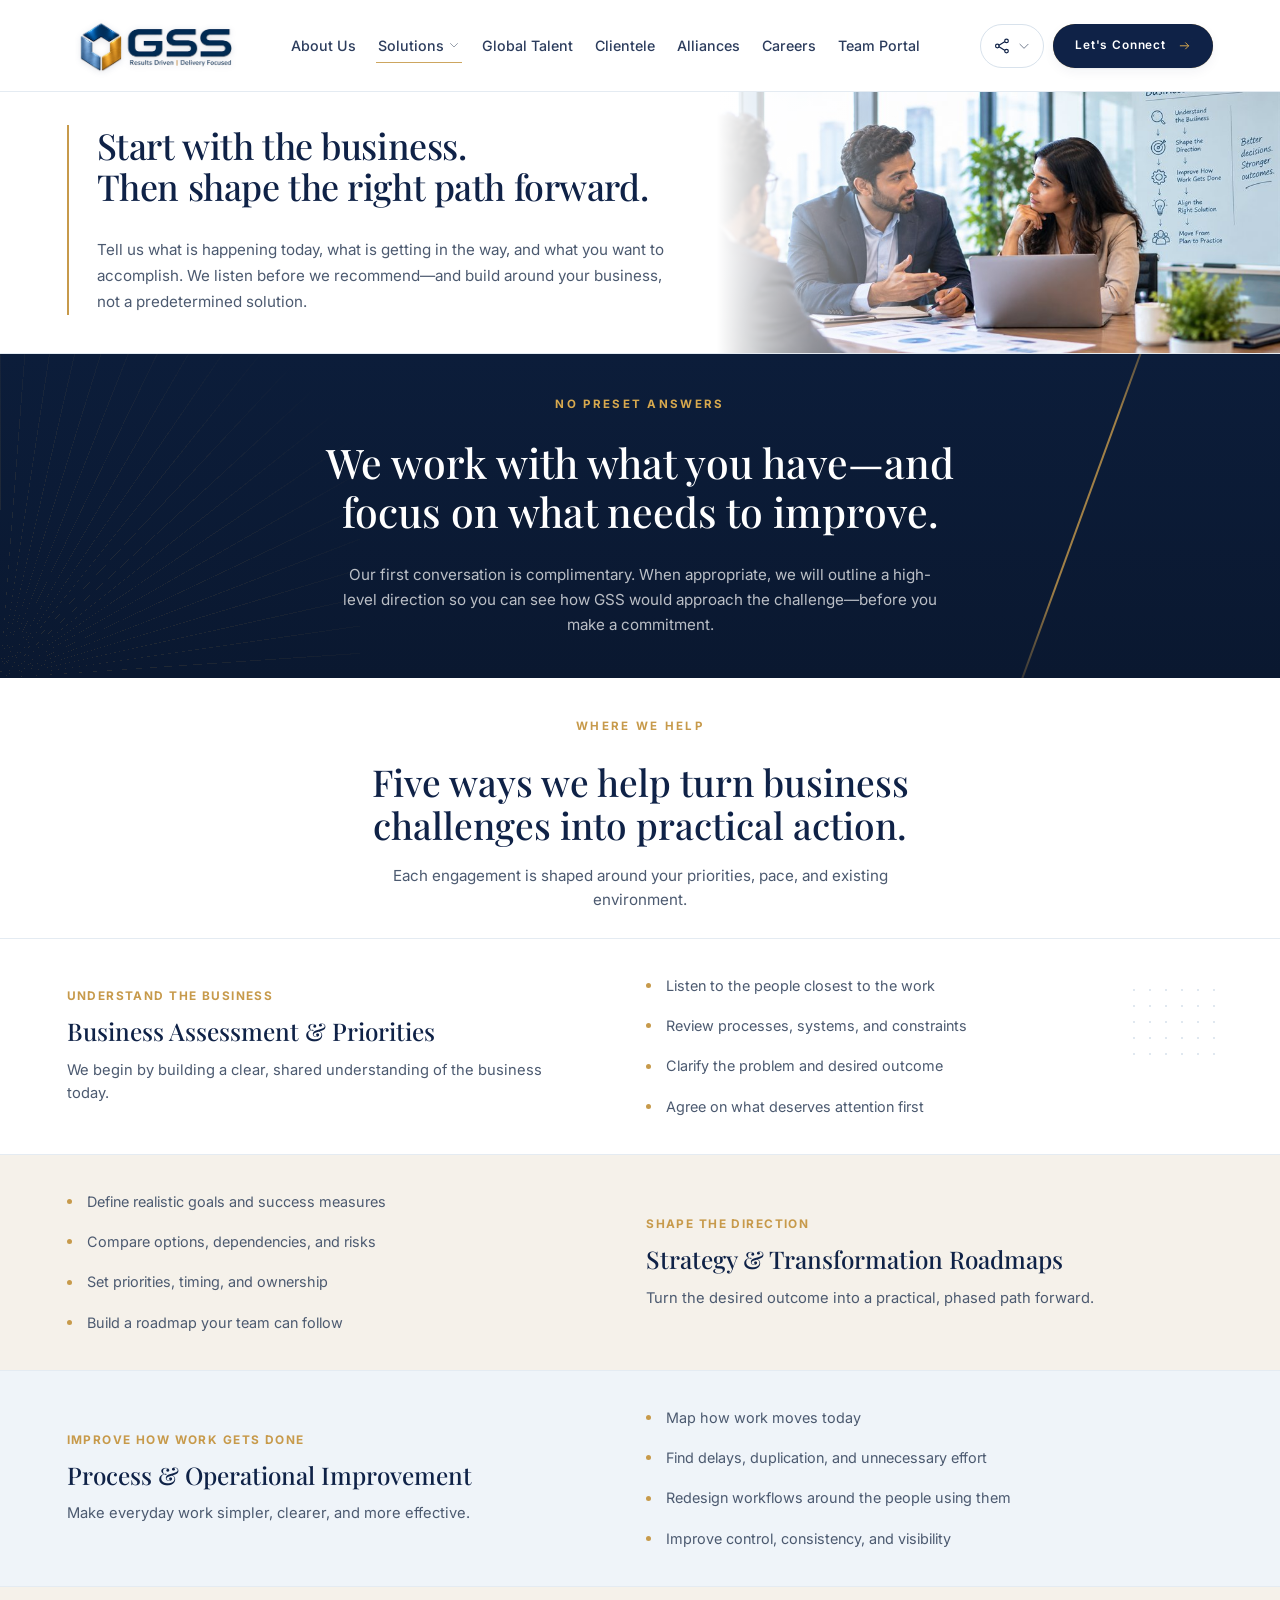
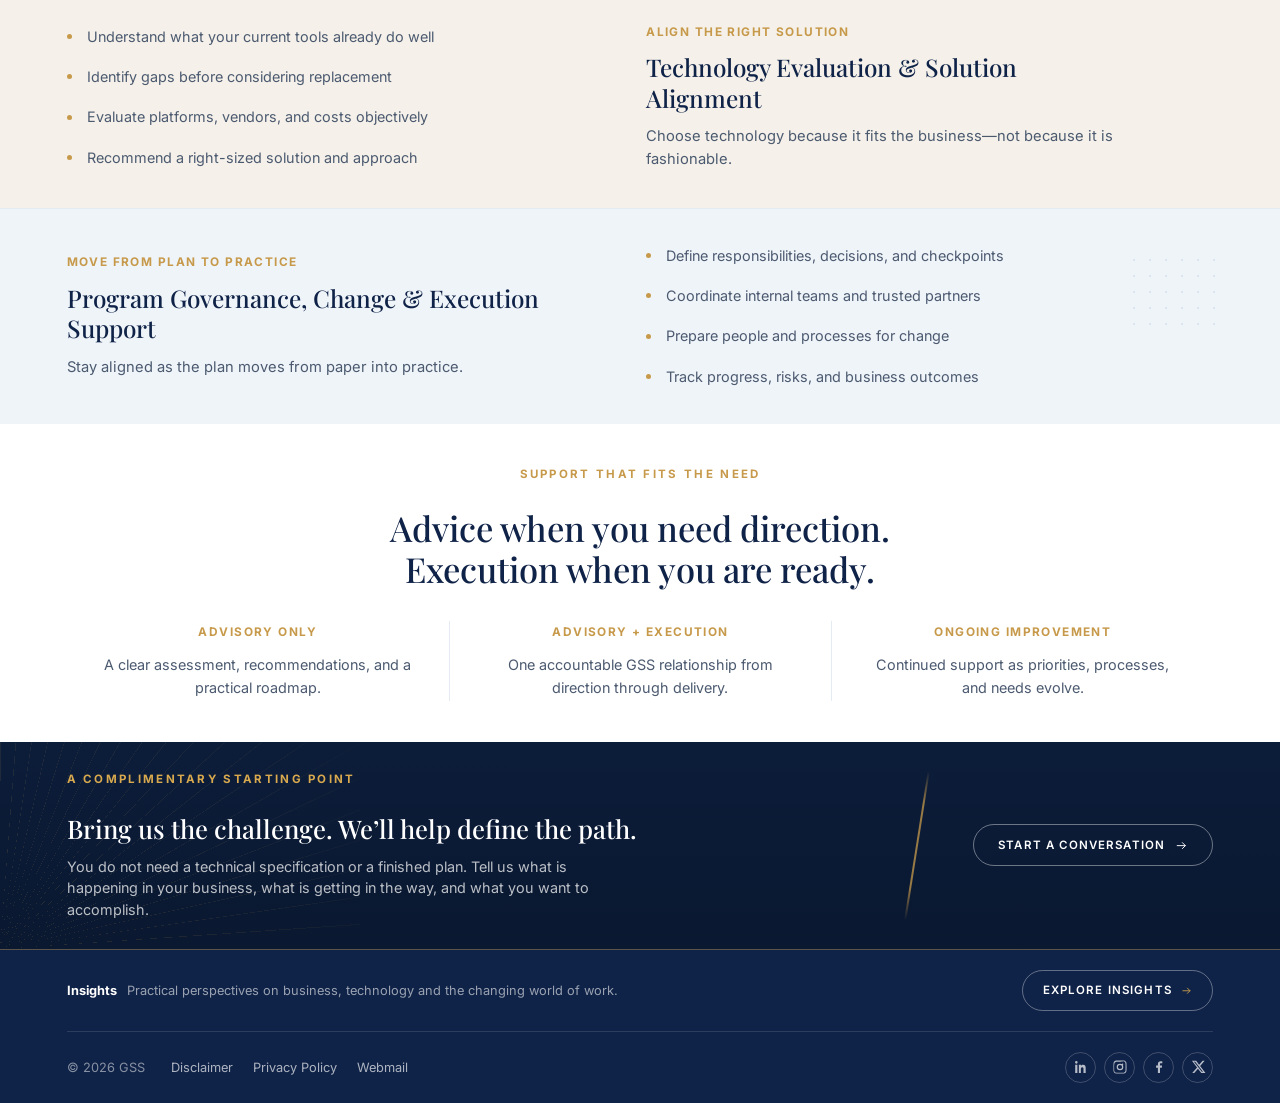
<file: html/business-consulting.html>
<!DOCTYPE html>
<html lang="en" data-theme="light">
<head>
<meta charset="utf-8">
<meta name="viewport" content="width=device-width, initial-scale=1">
<title>Business Consulting — GSS</title>
<meta name="description" content="Business Consulting from GSS: understand the business first, then shape the right path forward — from assessment and roadmaps through governance and execution support.">
<meta name="theme-color" content="#0F2247">

<!-- Open Graph -->
<meta property="og:type" content="website">
<meta property="og:title" content="Business Consulting — GSS">
<meta property="og:description" content="Business Consulting from GSS: understand the business first, then shape the right path forward — from assessment and roadmaps through governance and execution support.">
<meta property="og:image" content="https://globalsoftsystems.com/images/home/hero-skyline-day-1200.jpg">
<meta property="og:site_name" content="Global Soft Systems">
<meta name="twitter:card" content="summary_large_image">

<link rel="icon" href="../images/brand/favicon-48.png" type="image/png">
<link rel="icon" href="../images/brand/favicon.svg" type="image/svg+xml">

<!-- Fonts -->
<link rel="preconnect" href="https://fonts.googleapis.com">
<link rel="preconnect" href="https://fonts.gstatic.com" crossorigin>
<link rel="preconnect" href="https://embed.tawk.to" crossorigin>
<link rel="preconnect" href="https://va.tawk.to" crossorigin>
<link rel="stylesheet" href="https://fonts.googleapis.com/css2?family=Playfair+Display:wght@400;500;600&family=Inter:wght@400;500;600;700&display=swap">

<link rel="stylesheet" href="../css/style.css">

<!-- Flag JS support so scroll-reveal never hides content when scripting is off -->
<script src="../js/core/init.js"></script>
<script src="../js/core/chat.js"></script>
</head>
<body class="bizcon-page">

<a class="skip-link" href="#main">Skip to main content</a>

<svg class="sprite" aria-hidden="true" focusable="false" xmlns="http://www.w3.org/2000/svg">
  <symbol id="i-arrow" viewBox="0 0 24 24"><g fill="none" stroke="currentColor" stroke-width="1.7" stroke-linecap="round" stroke-linejoin="round"><path d="M4 12h14.5"/><path d="m13.4 6.6 5.4 5.4-5.4 5.4"/></g></symbol>

  <symbol id="i-chevron" viewBox="0 0 24 24"><g fill="none" stroke="currentColor" stroke-width="1.6" stroke-linecap="round" stroke-linejoin="round"><path d="m5 9 7 7 7-7"/></g></symbol>

  <symbol id="i-sun" viewBox="0 0 24 24"><g fill="none" stroke="currentColor" stroke-width="1.5" stroke-linecap="round"><circle cx="12" cy="12" r="4"/><path d="M12 2.6v2.2M12 19.2v2.2M21.4 12h-2.2M4.8 12H2.6M18.6 5.4l-1.6 1.6M7 17l-1.6 1.6M18.6 18.6 17 17M7 7 5.4 5.4"/></g></symbol>

  <symbol id="i-moon" viewBox="0 0 24 24"><g fill="none" stroke="currentColor" stroke-width="1.5" stroke-linecap="round" stroke-linejoin="round"><path d="M20.5 14.2A8.6 8.6 0 0 1 9.8 3.5a8.6 8.6 0 1 0 10.7 10.7z"/></g></symbol>

  <symbol id="i-globe" viewBox="0 0 24 24"><g fill="none" stroke="currentColor" stroke-width="1.5" stroke-linecap="round" stroke-linejoin="round"><circle cx="12" cy="12" r="9"/><path d="M3.3 12h17.4"/><path d="M12 3c2.5 2.6 2.5 15.4 0 18M12 3c-2.5 2.6-2.5 15.4 0 18"/></g></symbol>

  <symbol id="i-x" viewBox="0 0 24 24"><path fill="currentColor" d="M18.9 2.6h3.1l-6.8 7.8 8 10.6h-6.3l-4.9-6.4-5.6 6.4H3.3l7.3-8.3-7.7-10.1h6.4l4.4 5.9zM17.8 19.1h1.7L7.7 4.3H5.9z"/></symbol>
</svg>

<header class="site-header" id="siteHeader">
  <div class="container header-inner">

    <a class="logo" href="/" aria-label="GSS — Global Soft Systems, home">
      <img class="logo-img logo-img--light" src="../images/brand/gss-logo-light.webp" alt="GSS — Global Soft Systems: Results Driven | Delivery Focused" width="190" height="76">
      <img class="logo-img logo-img--dark" src="../images/brand/gss-logo-dark.webp" alt="" aria-hidden="true" width="190" height="76">
    </a>

        <nav class="nav-desktop" aria-label="Primary">
          <ul>
            <li><a href="/about">About Us</a></li>
            <li class="has-dropdown">
              <a href="/business-consulting" class="is-current" aria-current="page" aria-haspopup="true" aria-expanded="false">Solutions <svg class="ico nav-caret" aria-hidden="true"><use href="#i-chevron"/></svg></a>
              <!-- Solutions mega menu (reusable "solutions-card" component; each item links to its own page) -->
              <div class="nav-megamenu" role="menu" aria-label="Solutions menu">
              <div class="container solutions-cards">
                <a class="solutions-card" role="menuitem" href="/business-consulting">
                  <span class="solutions-card-num">01</span>
                  <span class="solutions-card-title">Business Consulting</span>
                  <span class="solutions-card-desc">Understand the challenge first. Then build the right path forward.</span>
                  <span class="solutions-card-explore">Explore <svg class="ico" aria-hidden="true"><use href="#i-arrow"/></svg></span>
                </a>
                <a class="solutions-card" role="menuitem" href="/data-business-insight">
                  <span class="solutions-card-num">02</span>
                  <span class="solutions-card-title">Data &amp; Business Insight</span>
                  <span class="solutions-card-desc">Turn the information you have into better business decisions.</span>
                  <span class="solutions-card-explore">Explore <svg class="ico" aria-hidden="true"><use href="#i-arrow"/></svg></span>
                </a>
                <a class="solutions-card" role="menuitem" href="/technology-delivery">
                  <span class="solutions-card-num">03</span>
                  <span class="solutions-card-title">Technology &amp; Delivery</span>
                  <span class="solutions-card-desc">Make the technology your business depends on work better.</span>
                  <span class="solutions-card-explore">Explore <svg class="ico" aria-hidden="true"><use href="#i-arrow"/></svg></span>
                </a>
                <a class="solutions-card" role="menuitem" href="/our-focus-area">
                  <span class="solutions-card-num">04</span>
                  <span class="solutions-card-title">Our Focus Area</span>
                  <span class="solutions-card-desc">See where we&rsquo;re bringing added focus to the challenges shaping what comes next.</span>
                  <span class="solutions-card-explore">Explore <svg class="ico" aria-hidden="true"><use href="#i-arrow"/></svg></span>
                </a>
              </div>
              </div>
            </li>
            <li><a href="/global-talent">Global Talent</a></li>
            <li><a href="/clientele">Clientele</a></li>
            <li><a href="/alliances">Alliances</a></li>
            <li><a href="/career">Careers</a></li>
            <li><a href="https://workforce.ceipal.com/pages/sign-in" target="_blank" rel="noopener">Team Portal</a></li>
          </ul>
        </nav>

    <div class="header-actions">
      <div class="social-menu" id="socialMenu">
        <button class="social-btn" id="socialToggle" type="button" aria-label="Connect with GSS on social media" title="Connect with GSS" aria-haspopup="true" aria-expanded="false" aria-controls="socialDropdown">
          <svg class="social-glyph" viewBox="0 0 24 24" fill="none" stroke="currentColor" stroke-width="1.6" stroke-linecap="round" stroke-linejoin="round" aria-hidden="true"><circle cx="18" cy="5.2" r="2.4"/><circle cx="5.8" cy="12" r="2.4"/><circle cx="18" cy="18.8" r="2.4"/><path d="m8 10.9 7.5-4.5M8 13.1l7.5 4.5"/></svg>
          <span class="social-btn-label">Connect</span>
          <svg class="ico social-caret" aria-hidden="true"><use href="#i-chevron"/></svg>
        </button>
        <div class="social-dropdown" id="socialDropdown" role="menu" aria-label="Connect with GSS" hidden>
          <a class="social-item" role="menuitem" href="https://www.linkedin.com/company/global-soft-systems/" target="_blank" rel="noopener"><span class="social-item-ico"><svg viewBox="0 0 24 24" aria-hidden="true"><path d="M6.94 5A1.94 1.94 0 1 1 3.06 5a1.94 1.94 0 0 1 3.88 0zM3.3 8.48h3.28V21H3.3zm5.5 0h3.15v1.71h.05c.44-.83 1.5-1.71 3.1-1.71 3.32 0 3.93 2.18 3.93 5.02V21h-3.28v-5.55c0-1.32-.02-3.02-1.84-3.02-1.84 0-2.12 1.44-2.12 2.93V21H8.8z"/></svg></span><span>LinkedIn</span></a>
          <a class="social-item" role="menuitem" href="https://www.instagram.com/globalsoftsystemsinc/" target="_blank" rel="noopener"><span class="social-item-ico"><svg viewBox="0 0 24 24" aria-hidden="true"><path d="M12 2.2c3.2 0 3.58.01 4.85.07 1.17.05 1.8.25 2.23.41.56.22.96.48 1.38.9.42.42.68.82.9 1.38.16.42.36 1.06.41 2.23.06 1.27.07 1.65.07 4.85s-.01 3.58-.07 4.85c-.05 1.17-.25 1.8-.41 2.23-.22.56-.48.96-.9 1.38-.42.42-.82.68-1.38.9-.42.16-1.06.36-2.23.41-1.27.06-1.65.07-4.85.07s-3.58-.01-4.85-.07c-1.17-.05-1.8-.25-2.23-.41-.56-.22-.96-.48-1.38-.9-.42-.42-.68-.82-.9-1.38-.16-.42-.36-1.06-.41-2.23C2.21 15.58 2.2 15.2 2.2 12s.01-3.58.07-4.85c.05-1.17.25-1.8.41-2.23.22-.56.48-.96.9-1.38.42-.42.82-.68 1.38-.9.42-.16 1.06-.36 2.23-.41C8.42 2.21 8.8 2.2 12 2.2zm0 1.8c-3.15 0-3.5.01-4.74.07-.9.04-1.38.19-1.7.32-.43.16-.74.36-1.06.68-.32.32-.52.63-.68 1.06-.13.32-.28.8-.32 1.7C3.21 8.5 3.2 8.85 3.2 12s.01 3.5.07 4.74c.04.9.19 1.38.32 1.7.16.43.36.74.68 1.06.32.32.63.52 1.06.68.32.13.8.28 1.7.32 1.24.06 1.59.07 4.74.07s3.5-.01 4.74-.07c.9-.04 1.38-.19 1.7-.32.43-.16.74-.36 1.06-.68.32-.32.52-.63.68-1.06.13-.32.28-.8.32-1.7.06-1.24.07-1.59.07-4.74s-.01-3.5-.07-4.74c-.04-.9-.19-1.38-.32-1.7-.16-.43-.36-.74-.68-1.06-.32-.32-.63-.52-1.06-.68-.32-.13-.8-.28-1.7-.32C15.5 4.01 15.15 4 12 4zm0 3.06A4.94 4.94 0 1 1 12 16.94 4.94 4.94 0 0 1 12 7.06zm0 1.8a3.14 3.14 0 1 0 0 6.28 3.14 3.14 0 0 0 0-6.28zm5.02-.9a1.15 1.15 0 1 1-2.3 0 1.15 1.15 0 0 1 2.3 0z"/></svg></span><span>Instagram</span></a>
          <a class="social-item" role="menuitem" href="https://www.facebook.com/profile.php?id=100065179203337" target="_blank" rel="noopener"><span class="social-item-ico"><svg viewBox="0 0 24 24" aria-hidden="true"><path d="M13.5 21v-8h2.7l.4-3.1h-3.1V7.9c0-.9.25-1.5 1.55-1.5H17V3.6c-.3 0-1.3-.13-2.5-.13-2.47 0-4.16 1.5-4.16 4.27v2.16H7.6V13h2.74v8z"/></svg></span><span>Facebook</span></a>
          <a class="social-item" role="menuitem" href="https://twitter.com/gssglobalsoft" target="_blank" rel="noopener"><span class="social-item-ico"><svg viewBox="0 0 24 24" aria-hidden="true"><use href="#i-x"/></svg></span><span>X</span></a>
        </div>
      </div>
      <a class="btn btn-primary btn-sm btn-splash" href="/contact"><span class="btn-splash__label">Let's Connect <svg class="ico" aria-hidden="true"><use href="#i-arrow"/></svg></span><span class="btn-splash__cover" aria-hidden="true">Let's Connect <svg class="ico" aria-hidden="true"><use href="#i-arrow"/></svg></span></a>
      <button class="hamburger" id="menuToggle" type="button" aria-label="Open menu" aria-expanded="false" aria-controls="mobileNav">
        <span></span><span></span><span></span>
      </button>
    </div>
  </div>
</header>

<!-- Mobile overlay menu -->
<div class="mobile-nav" id="mobileNav" hidden>
    <nav aria-label="Mobile">
      <ul>
        <li><a href="/about">About Us</a></li>
        <li class="mobile-subnav">
          <div class="mobile-subnav-row">
          <a href="/business-consulting" class="is-current" aria-current="page">Solutions</a>
          <button class="mobile-subnav-toggle" type="button" aria-expanded="false" aria-controls="mobileSolutionsPanel" aria-label="Toggle Solutions submenu"><svg class="ico" aria-hidden="true"><use href="#i-chevron"/></svg></button>
          </div>
          <div class="mobile-subnav-wrap">
          <ul class="mobile-subnav-panel" id="mobileSolutionsPanel">
            <li><a href="/business-consulting" class="is-current" aria-current="page">Business Consulting</a></li>
            <li><a href="/data-business-insight">Data &amp; Business Insight</a></li>
            <li><a href="/technology-delivery">Technology &amp; Delivery</a></li>
            <li><a href="/our-focus-area">Our Focus Area</a></li>
          </ul>
          </div>
        </li>
        <li><a href="/global-talent">Global Talent</a></li>
        <li><a href="/clientele">Clientele</a></li>
        <li><a href="/alliances">Alliances</a></li>
        <li><a href="/career">Careers</a></li>
        <li><a href="https://workforce.ceipal.com/pages/sign-in" target="_blank" rel="noopener">Team Portal</a></li>
      </ul>
    </nav>
  <div class="mobile-connect" id="mobileConnect">
    <button class="mobile-connect-toggle" id="mobileConnectToggle" type="button" aria-expanded="true" aria-controls="mobileConnectPanel">Connect With Us <svg class="ico" aria-hidden="true"><use href="#i-chevron"/></svg></button>
    <div class="mobile-connect-wrap">
      <ul class="mobile-connect-panel" id="mobileConnectPanel">
        <li><a class="mobile-social" href="https://www.linkedin.com/company/global-soft-systems/" target="_blank" rel="noopener"><span class="mobile-social-ico"><svg viewBox="0 0 24 24" aria-hidden="true"><path d="M6.94 5A1.94 1.94 0 1 1 3.06 5a1.94 1.94 0 0 1 3.88 0zM3.3 8.48h3.28V21H3.3zm5.5 0h3.15v1.71h.05c.44-.83 1.5-1.71 3.1-1.71 3.32 0 3.93 2.18 3.93 5.02V21h-3.28v-5.55c0-1.32-.02-3.02-1.84-3.02-1.84 0-2.12 1.44-2.12 2.93V21H8.8z"/></svg></span><span>LinkedIn</span></a></li>
        <li><a class="mobile-social" href="https://www.instagram.com/globalsoftsystemsinc/" target="_blank" rel="noopener"><span class="mobile-social-ico"><svg viewBox="0 0 24 24" aria-hidden="true"><path d="M12 2.2c3.2 0 3.58.01 4.85.07 1.17.05 1.8.25 2.23.41.56.22.96.48 1.38.9.42.42.68.82.9 1.38.16.42.36 1.06.41 2.23.06 1.27.07 1.65.07 4.85s-.01 3.58-.07 4.85c-.05 1.17-.25 1.8-.41 2.23-.22.56-.48.96-.9 1.38-.42.42-.82.68-1.38.9-.42.16-1.06.36-2.23.41-1.27.06-1.65.07-4.85.07s-3.58-.01-4.85-.07c-1.17-.05-1.8-.25-2.23-.41-.56-.22-.96-.48-1.38-.9-.42-.42-.68-.82-.9-1.38-.16-.42-.36-1.06-.41-2.23C2.21 15.58 2.2 15.2 2.2 12s.01-3.58.07-4.85c.05-1.17.25-1.8.41-2.23.22-.56.48-.96.9-1.38.42-.42.82-.68 1.38-.9.42-.16 1.06-.36 2.23-.41C8.42 2.21 8.8 2.2 12 2.2zm0 1.8c-3.15 0-3.5.01-4.74.07-.9.04-1.38.19-1.7.32-.43.16-.74.36-1.06.68-.32.32-.52.63-.68 1.06-.13.32-.28.8-.32 1.7C3.21 8.5 3.2 8.85 3.2 12s.01 3.5.07 4.74c.04.9.19 1.38.32 1.7.16.43.36.74.68 1.06.32.32.63.52 1.06.68.32.13.8.28 1.7.32 1.24.06 1.59.07 4.74.07s3.5-.01 4.74-.07c.9-.04 1.38-.19 1.7-.32.43-.16.74-.36 1.06-.68.32-.32.52-.63.68-1.06.13-.32.28-.8.32-1.7.06-1.24.07-1.59.07-4.74s-.01-3.5-.07-4.74c-.04-.9-.19-1.38-.32-1.7-.16-.43-.36-.74-.68-1.06-.32-.32-.63-.52-1.06-.68-.32-.13-.8-.28-1.7-.32C15.5 4.01 15.15 4 12 4zm0 3.06A4.94 4.94 0 1 1 12 16.94 4.94 4.94 0 0 1 12 7.06zm0 1.8a3.14 3.14 0 1 0 0 6.28 3.14 3.14 0 0 0 0-6.28zm5.02-.9a1.15 1.15 0 1 1-2.3 0 1.15 1.15 0 0 1 2.3 0z"/></svg></span><span>Instagram</span></a></li>
        <li><a class="mobile-social" href="https://www.facebook.com/profile.php?id=100065179203337" target="_blank" rel="noopener"><span class="mobile-social-ico"><svg viewBox="0 0 24 24" aria-hidden="true"><path d="M13.5 21v-8h2.7l.4-3.1h-3.1V7.9c0-.9.25-1.5 1.55-1.5H17V3.6c-.3 0-1.3-.13-2.5-.13-2.47 0-4.16 1.5-4.16 4.27v2.16H7.6V13h2.74v8z"/></svg></span><span>Facebook</span></a></li>
        <li><a class="mobile-social" href="https://twitter.com/gssglobalsoft" target="_blank" rel="noopener"><span class="mobile-social-ico"><svg viewBox="0 0 24 24" aria-hidden="true"><use href="#i-x"/></svg></span><span>X</span></a></li>
      </ul>
    </div>
  </div>

  <div class="mobile-nav-foot">
    <a class="btn btn-primary" href="/contact">Let's Connect <svg class="ico" aria-hidden="true"><use href="#i-arrow"/></svg></a>
  </div>
</div>

<main id="main">

<!-- ══════════ 01 · HERO ══════════════════════════════════════ -->
<section class="bc-hero" id="business-consulting">
  <div class="bc-hero__grid">
    <div class="bc-hero__text">
      <h1 class="bc-hero__title reveal">Start with the business. <br class="bc-nb">Then shape the right path forward.</h1>
      <p class="bc-hero__lede reveal">Tell us what is happening today, what is getting in the way, and what you want to accomplish. We listen before we recommend&mdash;and build around your business, not a predetermined solution.</p>
    </div>
    <figure class="bc-hero__media reveal">
      <img src="../images/pages/bc-hero-1300.jpg"
           srcset="../images/pages/bc-hero-560.jpg 560w, ../images/pages/bc-hero-900.jpg 900w, ../images/pages/bc-hero-1300.jpg 1300w"
           sizes="(max-width: 900px) 100vw, 50vw"
           width="1300" height="731" fetchpriority="high" decoding="async"
           alt="A GSS consultant presenting a business consulting process to a client team around a laptop, with the steps displayed on a whiteboard behind them">
    </figure>
  </div>
</section>


<!-- ══════════ 02 · NO PRESET ANSWERS (dark band) ═════════════ -->
<section class="bc-fit">
  <span class="sunburst sunburst-left sunburst--onDark" aria-hidden="true"></span>
  <span class="bc-fit__slash" aria-hidden="true"></span>
  <div class="container bc-fit__inner">
    <p class="abx-eyebrow abx-eyebrow--onDark reveal">No Preset Answers</p>
    <h2 class="bc-fit__title reveal">We work with what you have&mdash;and focus on what needs to improve.</h2>
    <p class="bc-fit__text reveal">Our first conversation is complimentary. When appropriate, we will outline a high-level direction so you can see how GSS would approach the challenge&mdash;before you make a commitment.</p>
  </div>
</section>


<!-- ══════════ 03 · WHERE WE HELP (intro) ═════════════════════ -->
<section class="bc-ways">
  <div class="container">
    <p class="abx-eyebrow reveal text-center">Where We Help</p>
    <h2 class="bc-ways__title reveal">Five ways we help turn business challenges into practical action.</h2>
    <p class="bc-ways__lede reveal">Each engagement is shaped around your priorities, pace, and existing environment.</p>
  </div>
</section>


<!-- ══════════ 04 · FIVE WAYS (alternating rows) ══════════════ -->
<section class="bc-row" id="business-assessment-priorities">
  <span class="bc-row__dots" aria-hidden="true"></span>
  <div class="container bc-row__grid">
    <div class="bc-row__aside reveal">
      <p class="bc-row__label">Understand the Business</p>
      <h3 class="bc-row__title">Business Assessment &amp; Priorities</h3>
      <p class="bc-row__text">We begin by building a clear, shared understanding of the business today.</p>
    </div>
    <ul class="bc-list reveal">
      <li>Listen to the people closest to the work</li>
      <li>Review processes, systems, and constraints</li>
      <li>Clarify the problem and desired outcome</li>
      <li>Agree on what deserves attention first</li>
    </ul>
  </div>
</section>

<section class="bc-row bc-row--cream bc-row--reverse" id="strategy-transformation-roadmaps">
  <div class="container bc-row__grid">
    <ul class="bc-list reveal">
      <li>Define realistic goals and success measures</li>
      <li>Compare options, dependencies, and risks</li>
      <li>Set priorities, timing, and ownership</li>
      <li>Build a roadmap your team can follow</li>
    </ul>
    <div class="bc-row__aside reveal">
      <p class="bc-row__label">Shape the Direction</p>
      <h3 class="bc-row__title">Strategy &amp; Transformation Roadmaps</h3>
      <p class="bc-row__text">Turn the desired outcome into a practical, phased path forward.</p>
    </div>
  </div>
</section>

<section class="bc-row bc-row--sky" id="process-operational-improvement">
  <div class="container bc-row__grid">
    <div class="bc-row__aside reveal">
      <p class="bc-row__label">Improve How Work Gets Done</p>
      <h3 class="bc-row__title">Process &amp; Operational Improvement</h3>
      <p class="bc-row__text">Make everyday work simpler, clearer, and more effective.</p>
    </div>
    <ul class="bc-list reveal">
      <li>Map how work moves today</li>
      <li>Find delays, duplication, and unnecessary effort</li>
      <li>Redesign workflows around the people using them</li>
      <li>Improve control, consistency, and visibility</li>
    </ul>
  </div>
</section>

<section class="bc-row bc-row--cream bc-row--reverse" id="technology-evaluation-solution-alignment">
  <div class="container bc-row__grid">
    <ul class="bc-list reveal">
      <li>Understand what your current tools already do well</li>
      <li>Identify gaps before considering replacement</li>
      <li>Evaluate platforms, vendors, and costs objectively</li>
      <li>Recommend a right-sized solution and approach</li>
    </ul>
    <div class="bc-row__aside reveal">
      <p class="bc-row__label">Align the Right Solution</p>
      <h3 class="bc-row__title">Technology Evaluation &amp; Solution Alignment</h3>
      <p class="bc-row__text">Choose technology because it fits the business&mdash;not because it is fashionable.</p>
    </div>
  </div>
</section>

<section class="bc-row bc-row--sky" id="program-governance-change-execution-support">
  <span class="bc-row__dots" aria-hidden="true"></span>
  <div class="container bc-row__grid">
    <div class="bc-row__aside reveal">
      <p class="bc-row__label">Move From Plan to Practice</p>
      <h3 class="bc-row__title">Program Governance, Change &amp; Execution Support</h3>
      <p class="bc-row__text">Stay aligned as the plan moves from paper into practice.</p>
    </div>
    <ul class="bc-list reveal">
      <li>Define responsibilities, decisions, and checkpoints</li>
      <li>Coordinate internal teams and trusted partners</li>
      <li>Prepare people and processes for change</li>
      <li>Track progress, risks, and business outcomes</li>
    </ul>
  </div>
</section>


<!-- ══════════ 05 · SUPPORT THAT FITS THE NEED ════════════════ -->
<section class="bc-support">
  <div class="container">
    <div class="bc-support__head">
      <p class="abx-eyebrow reveal text-center">Support That Fits the Need</p>
      <h2 class="bc-support__title reveal">Advice when you need direction. Execution when you are ready.</h2>
    </div>
    <ul class="bc-support__grid reveal">
      <li>
        <p class="bc-support__label">Advisory Only</p>
        <p class="bc-support__copy">A clear assessment, recommendations, and a practical roadmap.</p>
      </li>
      <li>
        <p class="bc-support__label">Advisory + Execution</p>
        <p class="bc-support__copy">One accountable GSS relationship from direction through delivery.</p>
      </li>
      <li>
        <p class="bc-support__label">Ongoing Improvement</p>
        <p class="bc-support__copy">Continued support as priorities, processes, and needs evolve.</p>
      </li>
    </ul>
  </div>
</section>


<!-- ══════════ 06 · CTA (dark band) ═══════════════════════════ -->
<section class="bc-final">
  <span class="sunburst sunburst-left sunburst--onDark" aria-hidden="true"></span>
  <div class="container bc-final__grid">
    <div class="bc-final__lead">
      <p class="abx-eyebrow abx-eyebrow--onDark reveal">A Complimentary Starting Point</p>
      <h2 class="bc-final__title reveal">Bring us the challenge. We&rsquo;ll help define the path.</h2>
      <p class="bc-final__text reveal">You do not need a technical specification or a finished plan. Tell us what is happening in your business, what is getting in the way, and what you want to accomplish.</p>
    </div>
    <span class="bc-final__accent" aria-hidden="true"></span>
    <p class="bc-final__act reveal">
      <a class="btn btn-outline bc-final__btn" href="/contact">Start a Conversation <svg class="ico" aria-hidden="true"><use href="#i-arrow"/></svg></a>
    </p>
  </div>
</section>

</main>

<footer class="site-footer">
  <div class="container">
    <div class="footer-insights">
      <p class="footer-insights-text"><span class="footer-insights-label">Insights</span><span class="footer-insights-desc">Practical perspectives on business, technology and the changing world of work.</span></p>
      <a class="footer-insights-cta" href="/blog">Explore Insights <svg class="ico" aria-hidden="true"><use href="#i-arrow"/></svg></a>
    </div>

    <div class="footer-bar">
    <p class="footer-copy">&copy; <span id="year">2026</span> GSS</p>

    <nav class="footer-links" aria-label="Footer links">
      <button type="button" data-legal-open="disclaimer" aria-haspopup="dialog" aria-controls="legalDialog">Disclaimer</button>
      <button type="button" data-legal-open="privacy" aria-haspopup="dialog" aria-controls="legalDialog">Privacy Policy</button>
      <a class="footer-webmail" href="https://gator2126.hostgator.com:2096/" target="_blank" rel="noopener">Webmail</a>
    </nav>

    <ul class="footer-social">
      <li><a href="https://www.linkedin.com/company/global-soft-systems/" target="_blank" rel="noopener" aria-label="GSS on LinkedIn">
        <svg viewBox="0 0 24 24" aria-hidden="true"><path d="M6.94 5A1.94 1.94 0 1 1 3.06 5a1.94 1.94 0 0 1 3.88 0zM3.3 8.48h3.28V21H3.3zm5.5 0h3.15v1.71h.05c.44-.83 1.5-1.71 3.1-1.71 3.32 0 3.93 2.18 3.93 5.02V21h-3.28v-5.55c0-1.32-.02-3.02-1.84-3.02-1.84 0-2.12 1.44-2.12 2.93V21H8.8z"/></svg>
      </a></li>
      <li><a href="https://www.instagram.com/globalsoftsystemsinc/" target="_blank" rel="noopener" aria-label="GSS on Instagram">
        <svg viewBox="0 0 24 24" aria-hidden="true"><path d="M12 2.2c3.2 0 3.58.01 4.85.07 1.17.05 1.8.25 2.23.41.56.22.96.48 1.38.9.42.42.68.82.9 1.38.16.42.36 1.06.41 2.23.06 1.27.07 1.65.07 4.85s-.01 3.58-.07 4.85c-.05 1.17-.25 1.8-.41 2.23-.22.56-.48.96-.9 1.38-.42.42-.82.68-1.38.9-.42.16-1.06.36-2.23.41-1.27.06-1.65.07-4.85.07s-3.58-.01-4.85-.07c-1.17-.05-1.8-.25-2.23-.41-.56-.22-.96-.48-1.38-.9-.42-.42-.68-.82-.9-1.38-.16-.42-.36-1.06-.41-2.23C2.21 15.58 2.2 15.2 2.2 12s.01-3.58.07-4.85c.05-1.17.25-1.8.41-2.23.22-.56.48-.96.9-1.38.42-.42.82-.68 1.38-.9.42-.16 1.06-.36 2.23-.41C8.42 2.21 8.8 2.2 12 2.2zm0 1.8c-3.15 0-3.5.01-4.74.07-.9.04-1.38.19-1.7.32-.43.16-.74.36-1.06.68-.32.32-.52.63-.68 1.06-.13.32-.28.8-.32 1.7C3.21 8.5 3.2 8.85 3.2 12s.01 3.5.07 4.74c.04.9.19 1.38.32 1.7.16.43.36.74.68 1.06.32.32.63.52 1.06.68.32.13.8.28 1.7.32 1.24.06 1.59.07 4.74.07s3.5-.01 4.74-.07c.9-.04 1.38-.19 1.7-.32.43-.16.74-.36 1.06-.68.32-.32.52-.63.68-1.06.13-.32.28-.8.32-1.7.06-1.24.07-1.59.07-4.74s-.01-3.5-.07-4.74c-.04-.9-.19-1.38-.32-1.7-.16-.43-.36-.74-.68-1.06-.32-.32-.63-.52-1.06-.68-.32-.13-.8-.28-1.7-.32C15.5 4.01 15.15 4 12 4zm0 3.06A4.94 4.94 0 1 1 12 16.94 4.94 4.94 0 0 1 12 7.06zm0 1.8a3.14 3.14 0 1 0 0 6.28 3.14 3.14 0 0 0 0-6.28zm5.02-.9a1.15 1.15 0 1 1-2.3 0 1.15 1.15 0 0 1 2.3 0z"/></svg>
      </a></li>
      <li><a href="https://www.facebook.com/profile.php?id=100065179203337" target="_blank" rel="noopener" aria-label="GSS on Facebook">
        <svg viewBox="0 0 24 24" aria-hidden="true"><path d="M13.5 21v-8h2.7l.4-3.1h-3.1V7.9c0-.9.25-1.5 1.55-1.5H17V3.6c-.3 0-1.3-.13-2.5-.13-2.47 0-4.16 1.5-4.16 4.27v2.16H7.6V13h2.74v8z"/></svg>
      </a></li>
      <li><a href="https://twitter.com/gssglobalsoft" target="_blank" rel="noopener" aria-label="GSS on X">
        <svg viewBox="0 0 24 24" aria-hidden="true"><use href="#i-x"/></svg>
      </a></li>
    </ul>
  </div>
  </div>
</footer>

<script src="../js/core/site.js"></script>
<script src="../js/core/legal.js"></script>
</body>
</html>
</file>
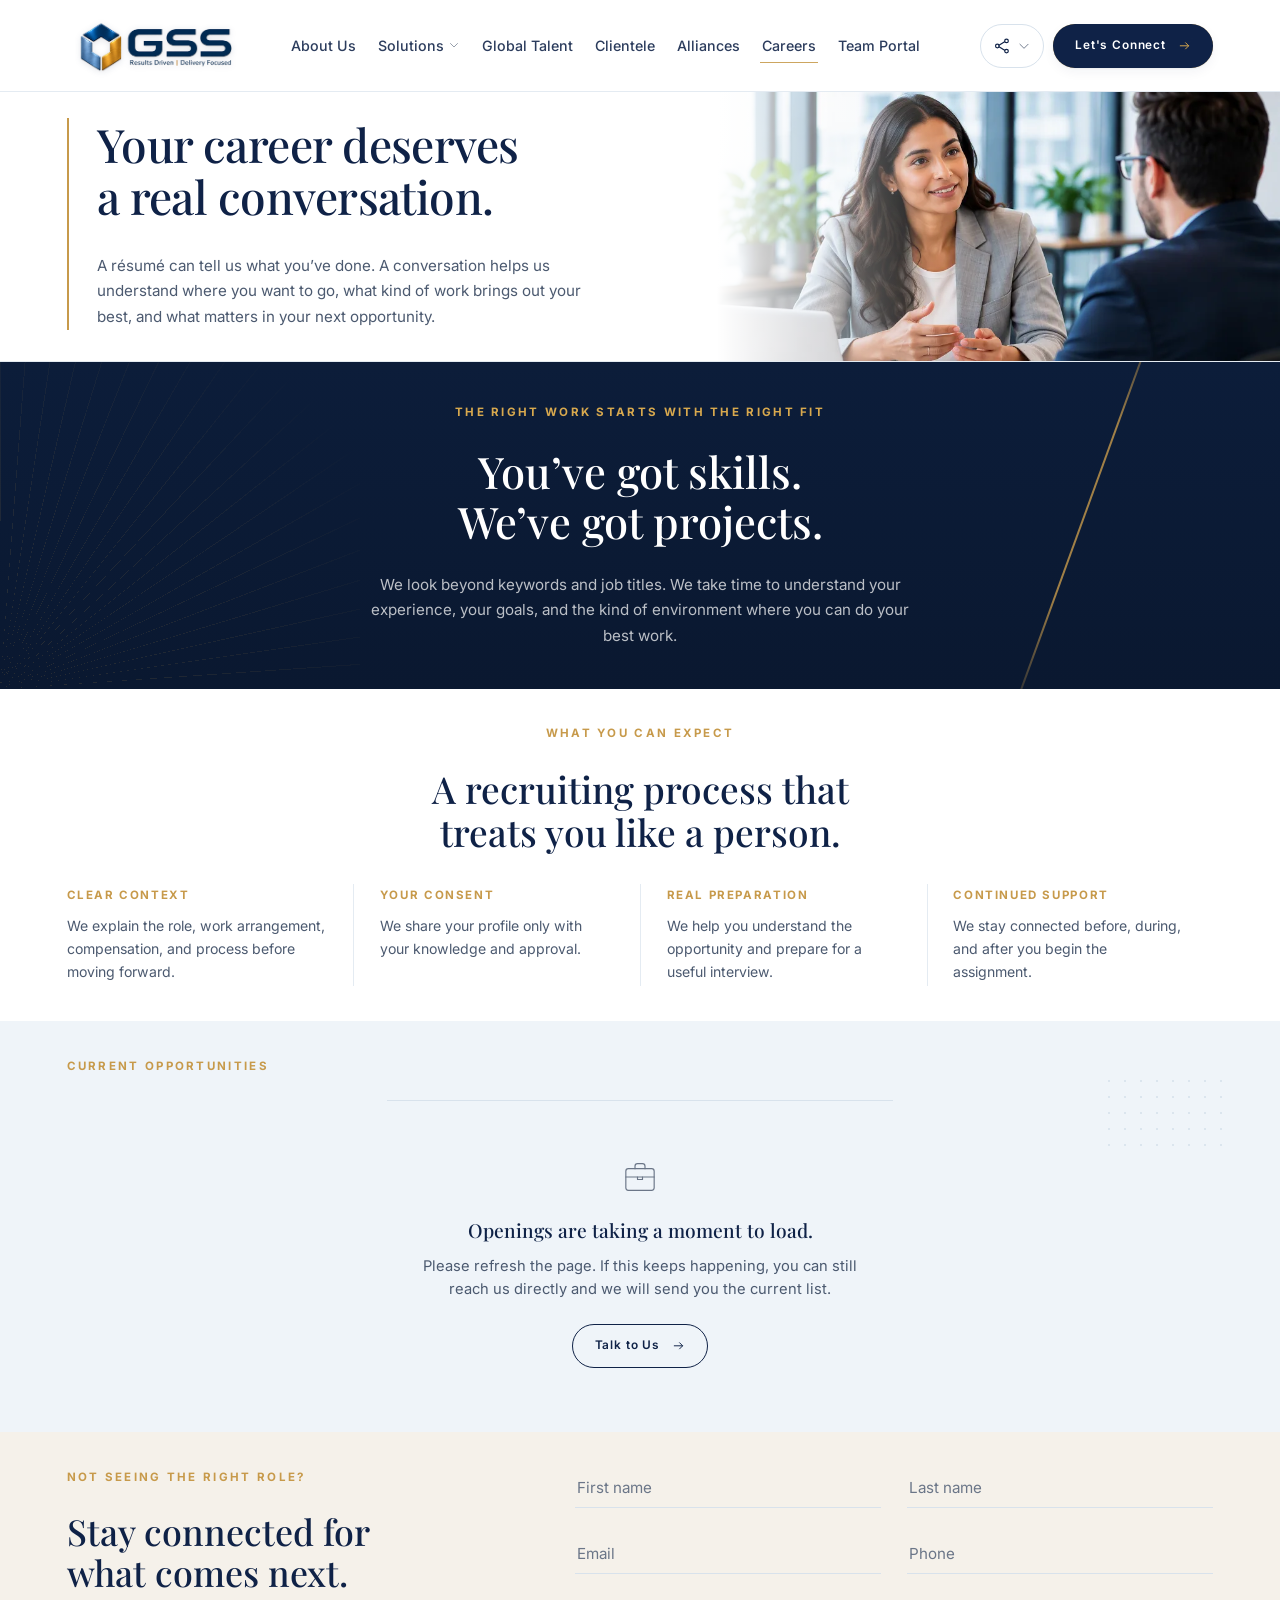
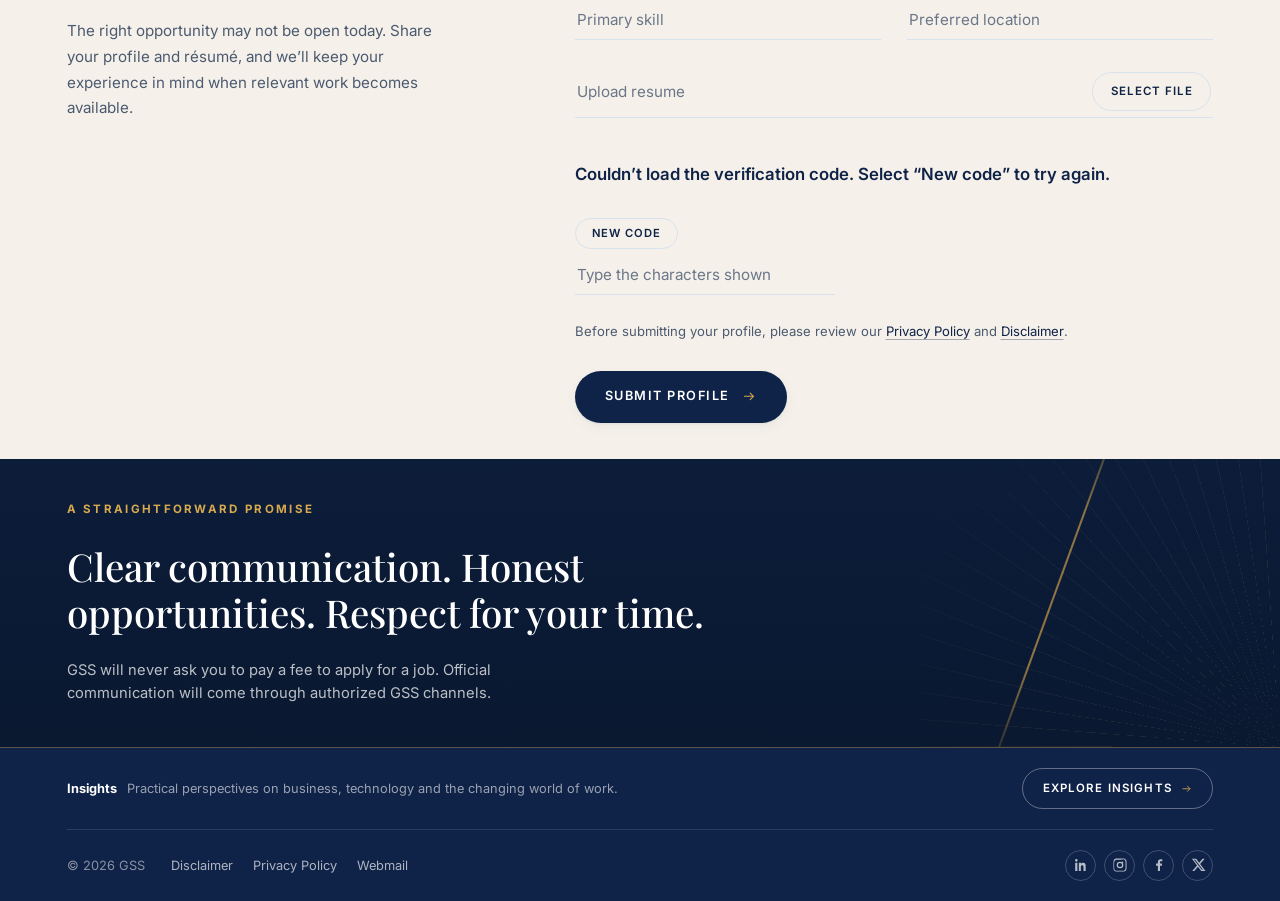
<file: html/career.html>
<!DOCTYPE html>
<html lang="en" data-theme="light">

<head>
  <meta charset="utf-8">
  <meta name="viewport" content="width=device-width, initial-scale=1">
  <title>Careers — GSS</title>
  <meta name="description"
    content="Careers at Global Soft Systems. A recruiting process that treats you like a person — clear context, your consent, real preparation and continued support.">
  <meta name="theme-color" content="#0F2247">

  <!-- Open Graph -->
  <meta property="og:type" content="website">
  <meta property="og:title" content="Careers — GSS">
  <meta property="og:description"
    content="Careers at Global Soft Systems. A recruiting process that treats you like a person — clear context, your consent, real preparation and continued support.">
  <meta property="og:image" content="https://globalsoftsystems.com/images/home/hero-skyline-day-1200.jpg">
  <meta property="og:site_name" content="Global Soft Systems">
  <meta name="twitter:card" content="summary_large_image">

  <link rel="icon" href="../images/brand/favicon-48.png" type="image/png">
  <link rel="icon" href="../images/brand/favicon.svg" type="image/svg+xml">

  <!-- Fonts -->
  <link rel="preconnect" href="https://fonts.googleapis.com">
  <link rel="preconnect" href="https://fonts.gstatic.com" crossorigin>
  <link rel="preconnect" href="https://embed.tawk.to" crossorigin>
  <link rel="preconnect" href="https://va.tawk.to" crossorigin>
  <link rel="stylesheet"
    href="https://fonts.googleapis.com/css2?family=Playfair+Display:wght@400;500;600&family=Inter:wght@400;500;600;700&display=swap">

  <link rel="stylesheet" href="../css/style.css">

  <!-- Flag JS support so scroll-reveal never hides content when scripting is off -->
  <script src="../js/core/init.js"></script>
  <script src="../js/core/chat.js"></script>
</head>

<body class="careers-page">

  <a class="skip-link" href="#main">Skip to main content</a>

  <svg class="sprite" aria-hidden="true" focusable="false" xmlns="http://www.w3.org/2000/svg">
    <symbol id="i-arrow" viewBox="0 0 24 24">
      <g fill="none" stroke="currentColor" stroke-width="1.7" stroke-linecap="round" stroke-linejoin="round">
        <path d="M4 12h14.5" />
        <path d="m13.4 6.6 5.4 5.4-5.4 5.4" />
      </g>
    </symbol>

    <symbol id="i-chevron" viewBox="0 0 24 24">
      <g fill="none" stroke="currentColor" stroke-width="1.6" stroke-linecap="round" stroke-linejoin="round">
        <path d="m5 9 7 7 7-7" />
      </g>
    </symbol>

    <symbol id="i-sun" viewBox="0 0 24 24">
      <g fill="none" stroke="currentColor" stroke-width="1.5" stroke-linecap="round">
        <circle cx="12" cy="12" r="4" />
        <path
          d="M12 2.6v2.2M12 19.2v2.2M21.4 12h-2.2M4.8 12H2.6M18.6 5.4l-1.6 1.6M7 17l-1.6 1.6M18.6 18.6 17 17M7 7 5.4 5.4" />
      </g>
    </symbol>

    <symbol id="i-moon" viewBox="0 0 24 24">
      <g fill="none" stroke="currentColor" stroke-width="1.5" stroke-linecap="round" stroke-linejoin="round">
        <path d="M20.5 14.2A8.6 8.6 0 0 1 9.8 3.5a8.6 8.6 0 1 0 10.7 10.7z" />
      </g>
    </symbol>

    <symbol id="i-globe" viewBox="0 0 24 24">
      <g fill="none" stroke="currentColor" stroke-width="1.5" stroke-linecap="round" stroke-linejoin="round">
        <circle cx="12" cy="12" r="9" />
        <path d="M3.3 12h17.4" />
        <path d="M12 3c2.5 2.6 2.5 15.4 0 18M12 3c-2.5 2.6-2.5 15.4 0 18" />
      </g>
    </symbol>

    <symbol id="i-x" viewBox="0 0 24 24">
      <path fill="currentColor"
        d="M18.9 2.6h3.1l-6.8 7.8 8 10.6h-6.3l-4.9-6.4-5.6 6.4H3.3l7.3-8.3-7.7-10.1h6.4l4.4 5.9zM17.8 19.1h1.7L7.7 4.3H5.9z" />
    </symbol>
  </svg>

  <header class="site-header" id="siteHeader">
    <div class="container header-inner">

      <a class="logo" href="/" aria-label="GSS — Global Soft Systems, home">
        <img class="logo-img logo-img--light" src="../images/brand/gss-logo-light.webp"
          alt="GSS — Global Soft Systems: Results Driven | Delivery Focused" width="190" height="76">
        <img class="logo-img logo-img--dark" src="../images/brand/gss-logo-dark.webp" alt="" aria-hidden="true"
          width="190" height="76">
      </a>

      <nav class="nav-desktop" aria-label="Primary">
        <ul>
          <li><a href="/about">About Us</a></li>
          <li class="has-dropdown">
            <a href="/business-consulting" aria-haspopup="true" aria-expanded="false">Solutions <svg
                class="ico nav-caret" aria-hidden="true">
                <use href="#i-chevron" />
              </svg></a>
            <!-- Solutions mega menu (reusable "solutions-card" component; each item links to its own page) -->
            <div class="nav-megamenu" role="menu" aria-label="Solutions menu">
              <div class="container solutions-cards">
                <a class="solutions-card" role="menuitem" href="/business-consulting">
                  <span class="solutions-card-num">01</span>
                  <span class="solutions-card-title">Business Consulting</span>
                  <span class="solutions-card-desc">Understand the challenge first. Then build the right path
                    forward.</span>
                  <span class="solutions-card-explore">Explore <svg class="ico" aria-hidden="true">
                      <use href="#i-arrow" />
                    </svg></span>
                </a>
                <a class="solutions-card" role="menuitem" href="/data-business-insight">
                  <span class="solutions-card-num">02</span>
                  <span class="solutions-card-title">Data &amp; Business Insight</span>
                  <span class="solutions-card-desc">Turn the information you have into better business decisions.</span>
                  <span class="solutions-card-explore">Explore <svg class="ico" aria-hidden="true">
                      <use href="#i-arrow" />
                    </svg></span>
                </a>
                <a class="solutions-card" role="menuitem" href="/technology-delivery">
                  <span class="solutions-card-num">03</span>
                  <span class="solutions-card-title">Technology &amp; Delivery</span>
                  <span class="solutions-card-desc">Make the technology your business depends on work better.</span>
                  <span class="solutions-card-explore">Explore <svg class="ico" aria-hidden="true">
                      <use href="#i-arrow" />
                    </svg></span>
                </a>
                <a class="solutions-card" role="menuitem" href="/our-focus-area">
                  <span class="solutions-card-num">04</span>
                  <span class="solutions-card-title">Our Focus Area</span>
                  <span class="solutions-card-desc">See where we&rsquo;re bringing added focus to the challenges shaping
                    what comes next.</span>
                  <span class="solutions-card-explore">Explore <svg class="ico" aria-hidden="true">
                      <use href="#i-arrow" />
                    </svg></span>
                </a>
              </div>
            </div>
          </li>
          <li><a href="/global-talent">Global Talent</a></li>
          <li><a href="/clientele">Clientele</a></li>
          <li><a href="/alliances">Alliances</a></li>
          <li><a href="/career" class="is-current" aria-current="page">Careers</a></li>
          <li><a href="https://workforce.ceipal.com/pages/sign-in" target="_blank" rel="noopener">Team Portal</a></li>
        </ul>
      </nav>

      <div class="header-actions">
        <div class="social-menu" id="socialMenu">
          <button class="social-btn" id="socialToggle" type="button" aria-label="Connect with GSS on social media"
            title="Connect with GSS" aria-haspopup="true" aria-expanded="false" aria-controls="socialDropdown">
            <svg class="social-glyph" viewBox="0 0 24 24" fill="none" stroke="currentColor" stroke-width="1.6"
              stroke-linecap="round" stroke-linejoin="round" aria-hidden="true">
              <circle cx="18" cy="5.2" r="2.4" />
              <circle cx="5.8" cy="12" r="2.4" />
              <circle cx="18" cy="18.8" r="2.4" />
              <path d="m8 10.9 7.5-4.5M8 13.1l7.5 4.5" />
            </svg>
            <span class="social-btn-label">Connect</span>
            <svg class="ico social-caret" aria-hidden="true">
              <use href="#i-chevron" />
            </svg>
          </button>
          <div class="social-dropdown" id="socialDropdown" role="menu" aria-label="Connect with GSS" hidden>
            <a class="social-item" role="menuitem" href="https://www.linkedin.com/company/global-soft-systems/"
              target="_blank" rel="noopener"><span class="social-item-ico"><svg viewBox="0 0 24 24" aria-hidden="true">
                  <path
                    d="M6.94 5A1.94 1.94 0 1 1 3.06 5a1.94 1.94 0 0 1 3.88 0zM3.3 8.48h3.28V21H3.3zm5.5 0h3.15v1.71h.05c.44-.83 1.5-1.71 3.1-1.71 3.32 0 3.93 2.18 3.93 5.02V21h-3.28v-5.55c0-1.32-.02-3.02-1.84-3.02-1.84 0-2.12 1.44-2.12 2.93V21H8.8z" />
                </svg></span><span>LinkedIn</span></a>
            <a class="social-item" role="menuitem" href="https://www.instagram.com/globalsoftsystemsinc/"
              target="_blank" rel="noopener"><span class="social-item-ico"><svg viewBox="0 0 24 24" aria-hidden="true">
                  <path
                    d="M12 2.2c3.2 0 3.58.01 4.85.07 1.17.05 1.8.25 2.23.41.56.22.96.48 1.38.9.42.42.68.82.9 1.38.16.42.36 1.06.41 2.23.06 1.27.07 1.65.07 4.85s-.01 3.58-.07 4.85c-.05 1.17-.25 1.8-.41 2.23-.22.56-.48.96-.9 1.38-.42.42-.82.68-1.38.9-.42.16-1.06.36-2.23.41-1.27.06-1.65.07-4.85.07s-3.58-.01-4.85-.07c-1.17-.05-1.8-.25-2.23-.41-.56-.22-.96-.48-1.38-.9-.42-.42-.68-.82-.9-1.38-.16-.42-.36-1.06-.41-2.23C2.21 15.58 2.2 15.2 2.2 12s.01-3.58.07-4.85c.05-1.17.25-1.8.41-2.23.22-.56.48-.96.9-1.38.42-.42.82-.68 1.38-.9.42-.16 1.06-.36 2.23-.41C8.42 2.21 8.8 2.2 12 2.2zm0 1.8c-3.15 0-3.5.01-4.74.07-.9.04-1.38.19-1.7.32-.43.16-.74.36-1.06.68-.32.32-.52.63-.68 1.06-.13.32-.28.8-.32 1.7C3.21 8.5 3.2 8.85 3.2 12s.01 3.5.07 4.74c.04.9.19 1.38.32 1.7.16.43.36.74.68 1.06.32.32.63.52 1.06.68.32.13.8.28 1.7.32 1.24.06 1.59.07 4.74.07s3.5-.01 4.74-.07c.9-.04 1.38-.19 1.7-.32.43-.16.74-.36 1.06-.68.32-.32.52-.63.68-1.06.13-.32.28-.8.32-1.7.06-1.24.07-1.59.07-4.74s-.01-3.5-.07-4.74c-.04-.9-.19-1.38-.32-1.7-.16-.43-.36-.74-.68-1.06-.32-.32-.63-.52-1.06-.68-.32-.13-.8-.28-1.7-.32C15.5 4.01 15.15 4 12 4zm0 3.06A4.94 4.94 0 1 1 12 16.94 4.94 4.94 0 0 1 12 7.06zm0 1.8a3.14 3.14 0 1 0 0 6.28 3.14 3.14 0 0 0 0-6.28zm5.02-.9a1.15 1.15 0 1 1-2.3 0 1.15 1.15 0 0 1 2.3 0z" />
                </svg></span><span>Instagram</span></a>
            <a class="social-item" role="menuitem" href="https://www.facebook.com/profile.php?id=100065179203337"
              target="_blank" rel="noopener"><span class="social-item-ico"><svg viewBox="0 0 24 24" aria-hidden="true">
                  <path
                    d="M13.5 21v-8h2.7l.4-3.1h-3.1V7.9c0-.9.25-1.5 1.55-1.5H17V3.6c-.3 0-1.3-.13-2.5-.13-2.47 0-4.16 1.5-4.16 4.27v2.16H7.6V13h2.74v8z" />
                </svg></span><span>Facebook</span></a>
            <a class="social-item" role="menuitem" href="https://twitter.com/gssglobalsoft" target="_blank"
              rel="noopener"><span class="social-item-ico"><svg viewBox="0 0 24 24" aria-hidden="true">
                  <use href="#i-x" />
                </svg></span><span>X</span></a>
          </div>
        </div>
        <a class="btn btn-primary btn-sm btn-splash" href="/contact"><span class="btn-splash__label">Let's Connect <svg
              class="ico" aria-hidden="true">
              <use href="#i-arrow" />
            </svg></span><span class="btn-splash__cover" aria-hidden="true">Let's Connect <svg class="ico"
              aria-hidden="true">
              <use href="#i-arrow" />
            </svg></span></a>
        <button class="hamburger" id="menuToggle" type="button" aria-label="Open menu" aria-expanded="false"
          aria-controls="mobileNav">
          <span></span><span></span><span></span>
        </button>
      </div>
    </div>
  </header>

  <!-- Mobile overlay menu -->
  <div class="mobile-nav" id="mobileNav" hidden>
    <nav aria-label="Mobile">
      <ul>
        <li><a href="/about">About Us</a></li>
        <li class="mobile-subnav">
          <div class="mobile-subnav-row">
            <a href="/business-consulting">Solutions</a>
            <button class="mobile-subnav-toggle" type="button" aria-expanded="false"
              aria-controls="mobileSolutionsPanel" aria-label="Toggle Solutions submenu"><svg class="ico"
                aria-hidden="true">
                <use href="#i-chevron" />
              </svg></button>
          </div>
          <div class="mobile-subnav-wrap">
            <ul class="mobile-subnav-panel" id="mobileSolutionsPanel">
              <li><a href="/business-consulting">Business Consulting</a></li>
              <li><a href="/data-business-insight">Data &amp; Business Insight</a></li>
              <li><a href="/technology-delivery">Technology &amp; Delivery</a></li>
              <li><a href="/our-focus-area">Our Focus Area</a></li>
            </ul>
          </div>
        </li>
        <li><a href="/global-talent">Global Talent</a></li>
        <li><a href="/clientele">Clientele</a></li>
        <li><a href="/alliances">Alliances</a></li>
        <li><a href="/career" class="is-current" aria-current="page">Careers</a></li>
        <li><a href="https://workforce.ceipal.com/pages/sign-in" target="_blank" rel="noopener">Team Portal</a></li>
      </ul>
    </nav>
    <div class="mobile-connect" id="mobileConnect">
      <button class="mobile-connect-toggle" id="mobileConnectToggle" type="button" aria-expanded="true"
        aria-controls="mobileConnectPanel">Connect With Us <svg class="ico" aria-hidden="true">
          <use href="#i-chevron" />
        </svg></button>
      <div class="mobile-connect-wrap">
        <ul class="mobile-connect-panel" id="mobileConnectPanel">
          <li><a class="mobile-social" href="https://www.linkedin.com/company/global-soft-systems/" target="_blank"
              rel="noopener"><span class="mobile-social-ico"><svg viewBox="0 0 24 24" aria-hidden="true">
                  <path
                    d="M6.94 5A1.94 1.94 0 1 1 3.06 5a1.94 1.94 0 0 1 3.88 0zM3.3 8.48h3.28V21H3.3zm5.5 0h3.15v1.71h.05c.44-.83 1.5-1.71 3.1-1.71 3.32 0 3.93 2.18 3.93 5.02V21h-3.28v-5.55c0-1.32-.02-3.02-1.84-3.02-1.84 0-2.12 1.44-2.12 2.93V21H8.8z" />
                </svg></span><span>LinkedIn</span></a></li>
          <li><a class="mobile-social" href="https://www.instagram.com/globalsoftsystemsinc/" target="_blank"
              rel="noopener"><span class="mobile-social-ico"><svg viewBox="0 0 24 24" aria-hidden="true">
                  <path
                    d="M12 2.2c3.2 0 3.58.01 4.85.07 1.17.05 1.8.25 2.23.41.56.22.96.48 1.38.9.42.42.68.82.9 1.38.16.42.36 1.06.41 2.23.06 1.27.07 1.65.07 4.85s-.01 3.58-.07 4.85c-.05 1.17-.25 1.8-.41 2.23-.22.56-.48.96-.9 1.38-.42.42-.82.68-1.38.9-.42.16-1.06.36-2.23.41-1.27.06-1.65.07-4.85.07s-3.58-.01-4.85-.07c-1.17-.05-1.8-.25-2.23-.41-.56-.22-.96-.48-1.38-.9-.42-.42-.68-.82-.9-1.38-.16-.42-.36-1.06-.41-2.23C2.21 15.58 2.2 15.2 2.2 12s.01-3.58.07-4.85c.05-1.17.25-1.8.41-2.23.22-.56.48-.96.9-1.38.42-.42.82-.68 1.38-.9.42-.16 1.06-.36 2.23-.41C8.42 2.21 8.8 2.2 12 2.2zm0 1.8c-3.15 0-3.5.01-4.74.07-.9.04-1.38.19-1.7.32-.43.16-.74.36-1.06.68-.32.32-.52.63-.68 1.06-.13.32-.28.8-.32 1.7C3.21 8.5 3.2 8.85 3.2 12s.01 3.5.07 4.74c.04.9.19 1.38.32 1.7.16.43.36.74.68 1.06.32.32.63.52 1.06.68.32.13.8.28 1.7.32 1.24.06 1.59.07 4.74.07s3.5-.01 4.74-.07c.9-.04 1.38-.19 1.7-.32.43-.16.74-.36 1.06-.68.32-.32.52-.63.68-1.06.13-.32.28-.8.32-1.7.06-1.24.07-1.59.07-4.74s-.01-3.5-.07-4.74c-.04-.9-.19-1.38-.32-1.7-.16-.43-.36-.74-.68-1.06-.32-.32-.63-.52-1.06-.68-.32-.13-.8-.28-1.7-.32C15.5 4.01 15.15 4 12 4zm0 3.06A4.94 4.94 0 1 1 12 16.94 4.94 4.94 0 0 1 12 7.06zm0 1.8a3.14 3.14 0 1 0 0 6.28 3.14 3.14 0 0 0 0-6.28zm5.02-.9a1.15 1.15 0 1 1-2.3 0 1.15 1.15 0 0 1 2.3 0z" />
                </svg></span><span>Instagram</span></a></li>
          <li><a class="mobile-social" href="https://www.facebook.com/profile.php?id=100065179203337" target="_blank"
              rel="noopener"><span class="mobile-social-ico"><svg viewBox="0 0 24 24" aria-hidden="true">
                  <path
                    d="M13.5 21v-8h2.7l.4-3.1h-3.1V7.9c0-.9.25-1.5 1.55-1.5H17V3.6c-.3 0-1.3-.13-2.5-.13-2.47 0-4.16 1.5-4.16 4.27v2.16H7.6V13h2.74v8z" />
                </svg></span><span>Facebook</span></a></li>
          <li><a class="mobile-social" href="https://twitter.com/gssglobalsoft" target="_blank" rel="noopener"><span
                class="mobile-social-ico"><svg viewBox="0 0 24 24" aria-hidden="true">
                  <use href="#i-x" />
                </svg></span><span>X</span></a></li>
        </ul>
      </div>
    </div>

    <div class="mobile-nav-foot">
      <a class="btn btn-primary" href="/contact">Let's Connect <svg class="ico" aria-hidden="true">
          <use href="#i-arrow" />
        </svg></a>
    </div>
  </div>

  <main id="main">

    <!-- ══════════ 01 · HERO ══════════════════════════════════════ -->
    <section class="car-hero" id="careers">
      <div class="car-hero__grid">
        <div class="car-hero__text">
          <h1 class="car-hero__title reveal">Your career deserves <br class="car-nb">a real conversation.</h1>
          <p class="car-hero__lede reveal">A r&eacute;sum&eacute; can tell us what you&rsquo;ve done. A conversation
            helps us understand where you want to go, what kind of work brings out your best, and what matters in your
            next opportunity.</p>
        </div>
        <figure class="car-hero__media reveal">
          <img src="../images/pages/car-hero-1300.webp"
            srcset="../images/pages/car-hero-560.webp 560w, ../images/pages/car-hero-900.webp 900w, ../images/pages/car-hero-1300.webp 1300w"
            sizes="(max-width: 900px) 100vw, 50vw" width="1300" height="867" fetchpriority="high" decoding="async"
            alt="A GSS recruiter listening across the table during a candidate conversation in a light-filled office">
        </figure>
      </div>
    </section>


    <!-- ══════════ 02 · THE RIGHT FIT (dark band) ═════════════════ -->
    <section class="car-fit">
      <span class="sunburst sunburst-left sunburst--onDark" aria-hidden="true"></span>
      <span class="car-fit__slash" aria-hidden="true"></span>
      <div class="container car-fit__inner">
        <p class="abx-eyebrow abx-eyebrow--onDark reveal">The Right Work Starts With the Right Fit</p>
        <h2 class="car-fit__title reveal">You&rsquo;ve got skills. We&rsquo;ve got projects.</h2>
        <p class="car-fit__text reveal">We look beyond keywords and job titles. We take time to understand your
          experience, your goals, and the kind of environment where you can do your best work.</p>
      </div>
    </section>


    <!-- ══════════ 03 · WHAT YOU CAN EXPECT ══════════════════════ -->
    <section class="car-expect">
      <div class="container">
        <div class="car-expect__head">
          <p class="abx-eyebrow reveal">What You Can Expect</p>
          <h2 class="car-expect__title reveal">A recruiting process that treats you like a person.</h2>
        </div>
        <ul class="car-expect__grid reveal">
          <li>
            <p class="car-expect__label">Clear Context</p>
            <p class="car-expect__copy">We explain the role, work arrangement, compensation, and process before moving
              forward.</p>
          </li>
          <li>
            <p class="car-expect__label">Your Consent</p>
            <p class="car-expect__copy">We share your profile only with your knowledge and approval.</p>
          </li>
          <li>
            <p class="car-expect__label">Real Preparation</p>
            <p class="car-expect__copy">We help you understand the opportunity and prepare for a useful interview.</p>
          </li>
          <li>
            <p class="car-expect__label">Continued Support</p>
            <p class="car-expect__copy">We stay connected before, during, and after you begin the assignment.</p>
          </li>
        </ul>
      </div>
    </section>


    <!-- ══════════ 04 · CURRENT OPPORTUNITIES ════════════════════ -->
    <section class="car-roles" id="opportunities">
      <span class="car-roles__dots" aria-hidden="true"></span>
      <div class="container">
        <div class="car-roles__head">
          <p class="abx-eyebrow reveal">Current Opportunities</p>
        </div>

        <div class="car-state" data-jobs-state hidden></div>

        <ul class="car-jobs reveal" data-jobs-list hidden></ul>
      </div>
    </section>


    <!-- ══════════ 05 · STAY CONNECTED ═══════════════════════════ -->
    <section class="car-connect" id="stay-connected">
      <div class="container car-connect__grid">
        <div class="car-connect__aside">
          <p class="abx-eyebrow reveal">Not Seeing the Right Role?</p>
          <h2 class="car-connect__title reveal">Stay connected for what comes next.</h2>
          <p class="car-connect__text reveal">The right opportunity may not be open today. Share your profile and
            r&eacute;sum&eacute;, and we&rsquo;ll keep your experience in mind when relevant work becomes available.</p>
        </div>

        <form class="car-form reveal" aria-label="Stay connected" data-privacy-form="careers" action="../server/careers-submit.php" method="POST" enctype="multipart/form-data">
          <!-- Honeypot: invisible to real visitors, irresistible to simple bots
               that auto-fill every field. Left blank client-side; the server
               rejects any submission where this arrives non-empty. -->
          <div class="car-field" style="position:absolute; left:-9999px; top:-9999px; width:1px; height:1px; overflow:hidden;" aria-hidden="true">
            <label for="f-website">Leave this field blank</label>
            <input type="text" id="f-website" name="hp_website" tabindex="-1" autocomplete="off">
          </div>
          <div class="car-form__row">
            <div class="car-field">
              <label for="f-first">First name</label>
              <input type="text" id="f-first" name="first" placeholder="First name" autocomplete="given-name" required>
            </div>
            <div class="car-field">
              <label for="f-last">Last name</label>
              <input type="text" id="f-last" name="last" placeholder="Last name" autocomplete="family-name" required>
            </div>
          </div>
          <div class="car-form__row">
            <div class="car-field">
              <label for="f-email">Email</label>
              <input type="email" id="f-email" name="email" placeholder="Email" autocomplete="email" required>
            </div>
            <div class="car-field">
              <label for="f-phone">Phone</label>
              <input type="tel" id="f-phone" name="phone" placeholder="Phone" autocomplete="tel" required>
            </div>
          </div>
          <div class="car-form__row">
            <div class="car-field">
              <label for="f-skill">Primary skill</label>
              <input type="text" id="f-skill" name="skill" placeholder="Primary skill" required>
            </div>
            <div class="car-field">
              <label for="f-ploc">Preferred location</label>
              <input type="text" id="f-ploc" name="ploc" placeholder="Preferred location" required>
            </div>
          </div>
          <div class="car-field car-field--file">
            <label for="f-resume">Upload resume</label>
            <div class="car-file">
              <span class="car-file__name" id="f-resume-name">Upload resume</span>
              <label class="car-file__btn" for="f-resume">Select File</label>
              <input type="file" id="f-resume" name="resume" accept="application/pdf,.pdf" required>
            </div>
          </div>
          <!-- Verification code (js/core/form-captcha.js); the server checks it
               before anything is sent. -->
          <div class="car-field form-captcha" data-form-captcha>
            <label for="f-captcha">Verification code</label>
            <div class="form-captcha__row">
              <span class="form-captcha__box" data-form-captcha-box aria-live="polite">Loading…</span>
              <button class="form-captcha__new" type="button" data-form-captcha-new>New code</button>
            </div>
            <input type="text" id="f-captcha" name="captcha_answer" placeholder="Type the characters shown" required
              autocomplete="off" autocapitalize="characters" spellcheck="false" maxlength="10">
            <input type="hidden" name="captcha_token" data-form-captcha-token>
          </div>
          <p class="form-legal-note">Before submitting your profile, please review our <button type="button"
              data-legal-open="privacy" aria-haspopup="dialog" aria-controls="legalDialog">Privacy Policy</button> and
            <button type="button" data-legal-open="disclaimer" aria-haspopup="dialog"
              aria-controls="legalDialog">Disclaimer</button>.
          </p>
          <button class="btn btn-primary car-form__submit" type="submit">Submit Profile <svg class="ico"
              aria-hidden="true">
              <use href="#i-arrow" />
            </svg></button>
          <p class="form-submission-note" data-submission-status role="status" hidden></p>
        </form>
      </div>
    </section>


    <!-- ══════════ 06 · THE PROMISE (dark band) ══════════════════ -->
    <section class="car-promise">
      <span class="sunburst sunburst-right sunburst--onDark" aria-hidden="true"></span>
      <span class="car-promise__slash" aria-hidden="true"></span>
      <div class="container car-promise__inner">
        <p class="abx-eyebrow abx-eyebrow--onDark reveal">A Straightforward Promise</p>
        <h2 class="car-promise__title reveal">Clear communication. Honest opportunities. Respect for your time.</h2>
        <p class="car-promise__text reveal">GSS will never ask you to pay a fee to apply for a job. Official
          communication will come through authorized GSS channels.</p>
      </div>
    </section>

  </main>

  <footer class="site-footer">
    <div class="container">
      <div class="footer-insights">
        <p class="footer-insights-text"><span class="footer-insights-label">Insights</span><span
            class="footer-insights-desc">Practical perspectives on business, technology and the changing world of work.</span></p>
        <a class="footer-insights-cta" href="/blog">Explore Insights <svg class="ico" aria-hidden="true">
            <use href="#i-arrow" />
          </svg></a>
      </div>

      <div class="footer-bar">
        <p class="footer-copy">&copy; <span id="year">2026</span> GSS</p>

        <nav class="footer-links" aria-label="Footer links">
          <button type="button" data-legal-open="disclaimer" aria-haspopup="dialog"
            aria-controls="legalDialog">Disclaimer</button>
          <button type="button" data-legal-open="privacy" aria-haspopup="dialog" aria-controls="legalDialog">Privacy
            Policy</button>
          <a class="footer-webmail" href="https://gator2126.hostgator.com:2096/" target="_blank" rel="noopener">Webmail</a>
        </nav>

        <ul class="footer-social">
          <li><a href="https://www.linkedin.com/company/global-soft-systems/" target="_blank" rel="noopener"
              aria-label="GSS on LinkedIn">
              <svg viewBox="0 0 24 24" aria-hidden="true">
                <path
                  d="M6.94 5A1.94 1.94 0 1 1 3.06 5a1.94 1.94 0 0 1 3.88 0zM3.3 8.48h3.28V21H3.3zm5.5 0h3.15v1.71h.05c.44-.83 1.5-1.71 3.1-1.71 3.32 0 3.93 2.18 3.93 5.02V21h-3.28v-5.55c0-1.32-.02-3.02-1.84-3.02-1.84 0-2.12 1.44-2.12 2.93V21H8.8z" />
              </svg>
            </a></li>
          <li><a href="https://www.instagram.com/globalsoftsystemsinc/" target="_blank" rel="noopener"
              aria-label="GSS on Instagram">
              <svg viewBox="0 0 24 24" aria-hidden="true">
                <path
                  d="M12 2.2c3.2 0 3.58.01 4.85.07 1.17.05 1.8.25 2.23.41.56.22.96.48 1.38.9.42.42.68.82.9 1.38.16.42.36 1.06.41 2.23.06 1.27.07 1.65.07 4.85s-.01 3.58-.07 4.85c-.05 1.17-.25 1.8-.41 2.23-.22.56-.48.96-.9 1.38-.42.42-.82.68-1.38.9-.42.16-1.06.36-2.23.41-1.27.06-1.65.07-4.85.07s-3.58-.01-4.85-.07c-1.17-.05-1.8-.25-2.23-.41-.56-.22-.96-.48-1.38-.9-.42-.42-.68-.82-.9-1.38-.16-.42-.36-1.06-.41-2.23C2.21 15.58 2.2 15.2 2.2 12s.01-3.58.07-4.85c.05-1.17.25-1.8.41-2.23.22-.56.48-.96.9-1.38.42-.42.82-.68 1.38-.9.42-.16 1.06-.36 2.23-.41C8.42 2.21 8.8 2.2 12 2.2zm0 1.8c-3.15 0-3.5.01-4.74.07-.9.04-1.38.19-1.7.32-.43.16-.74.36-1.06.68-.32.32-.52.63-.68 1.06-.13.32-.28.8-.32 1.7C3.21 8.5 3.2 8.85 3.2 12s.01 3.5.07 4.74c.04.9.19 1.38.32 1.7.16.43.36.74.68 1.06.32.32.63.52 1.06.68.32.13.8.28 1.7.32 1.24.06 1.59.07 4.74.07s3.5-.01 4.74-.07c.9-.04 1.38-.19 1.7-.32.43-.16.74-.36 1.06-.68.32-.32.52-.63.68-1.06.13-.32.28-.8.32-1.7.06-1.24.07-1.59.07-4.74s-.01-3.5-.07-4.74c-.04-.9-.19-1.38-.32-1.7-.16-.43-.36-.74-.68-1.06-.32-.32-.63-.52-1.06-.68-.32-.13-.8-.28-1.7-.32C15.5 4.01 15.15 4 12 4zm0 3.06A4.94 4.94 0 1 1 12 16.94 4.94 4.94 0 0 1 12 7.06zm0 1.8a3.14 3.14 0 1 0 0 6.28 3.14 3.14 0 0 0 0-6.28zm5.02-.9a1.15 1.15 0 1 1-2.3 0 1.15 1.15 0 0 1 2.3 0z" />
              </svg>
            </a></li>
          <li><a href="https://www.facebook.com/profile.php?id=100065179203337" target="_blank" rel="noopener"
              aria-label="GSS on Facebook">
              <svg viewBox="0 0 24 24" aria-hidden="true">
                <path
                  d="M13.5 21v-8h2.7l.4-3.1h-3.1V7.9c0-.9.25-1.5 1.55-1.5H17V3.6c-.3 0-1.3-.13-2.5-.13-2.47 0-4.16 1.5-4.16 4.27v2.16H7.6V13h2.74v8z" />
              </svg>
            </a></li>
          <li><a href="https://twitter.com/gssglobalsoft" target="_blank" rel="noopener" aria-label="GSS on X">
              <svg viewBox="0 0 24 24" aria-hidden="true">
                <use href="#i-x" />
              </svg>
            </a></li>
        </ul>
      </div>
    </div>
  </footer>

  <script src="../js/core/form-captcha.js"></script>
  <script src="../js/pages/career-form.js"></script>
  <script src="../js/core/site.js"></script>
  <script src="../js/pages/careers.js"></script>
  <script src="../js/pages/easy-apply.js"></script>
  <script src="../js/core/legal.js"></script>
</body>

</html>
</file>
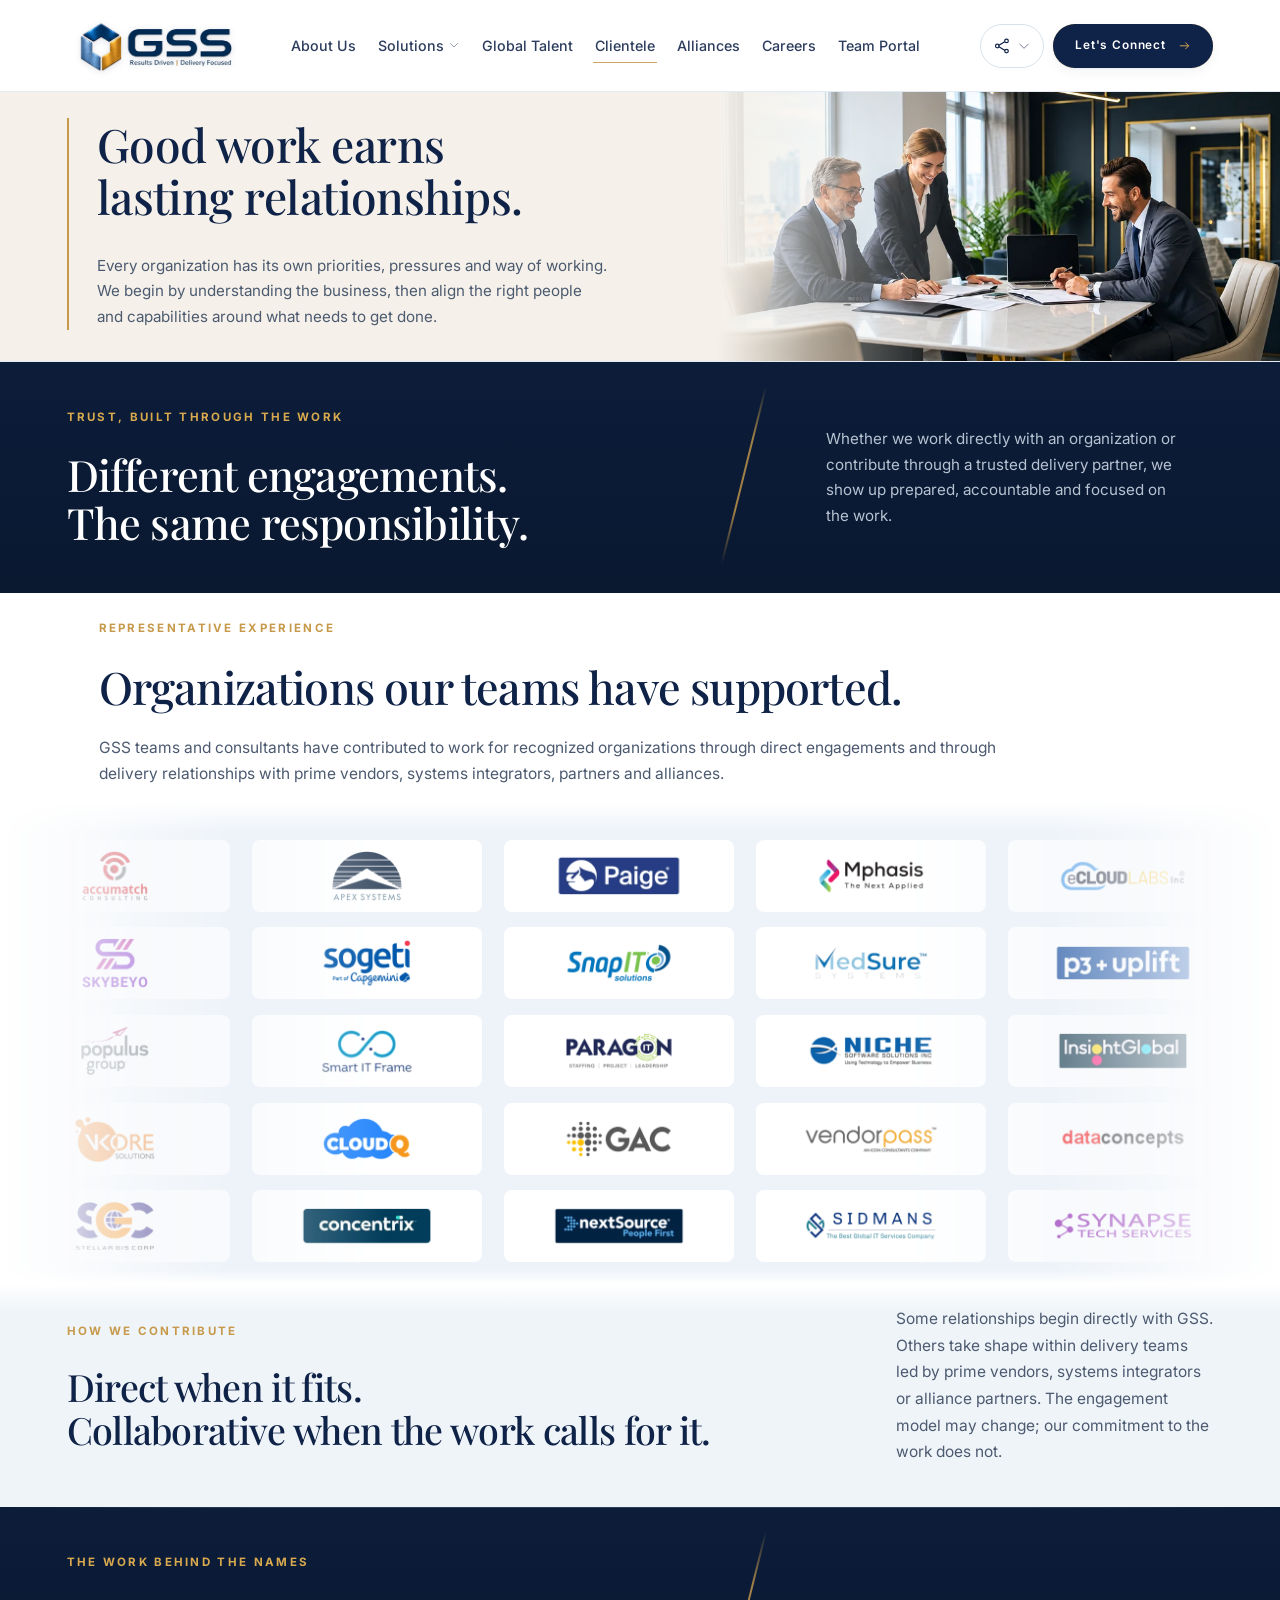
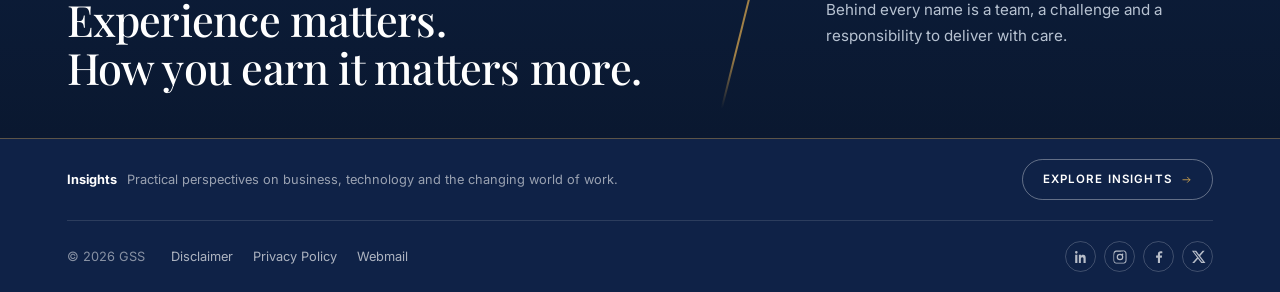
<file: html/clientele.html>
<!DOCTYPE html>
<html lang="en" data-theme="light">
<head>
<meta charset="utf-8">
<meta name="viewport" content="width=device-width, initial-scale=1">
<title>Clientele — GSS</title>
<meta name="description" content="Organizations our teams have supported. GSS teams and consultants contribute through direct engagements and through delivery relationships with prime vendors, systems integrators, partners and alliances.">
<meta name="theme-color" content="#0F2247">

<!-- Open Graph -->
<meta property="og:type" content="website">
<meta property="og:title" content="Clientele &mdash; GSS">
<meta property="og:description" content="Organizations our teams have supported — through direct engagements and through delivery relationships with prime vendors, systems integrators, partners and alliances.">
<meta property="og:image" content="https://globalsoftsystems.com/images/pages/clx-hero-1300.jpg">
<meta property="og:site_name" content="Global Soft Systems">
<meta name="twitter:card" content="summary_large_image">

<link rel="icon" href="../images/brand/favicon-48.png" type="image/png">
<link rel="icon" href="../images/brand/favicon.svg" type="image/svg+xml">

<!-- Fonts -->
<link rel="preconnect" href="https://fonts.googleapis.com">
<link rel="preconnect" href="https://fonts.gstatic.com" crossorigin>
<link rel="preconnect" href="https://embed.tawk.to" crossorigin>
<link rel="preconnect" href="https://va.tawk.to" crossorigin>
<link rel="stylesheet" href="https://fonts.googleapis.com/css2?family=Playfair+Display:wght@400;500;600&family=Inter:wght@400;500;600;700&display=swap">

<!-- The hero photo is the LCP element — preload it. -->
<link rel="preload" as="image" href="../images/pages/clx-hero-1300.webp" imagesrcset="../images/pages/clx-hero-560.webp 560w, ../images/pages/clx-hero-900.webp 900w, ../images/pages/clx-hero-1300.webp 1300w" imagesizes="(max-width: 900px) 100vw, 50vw" fetchpriority="high">

<link rel="stylesheet" href="../css/style.css">

<!-- Flag JS support so scroll-reveal never hides content when scripting is off -->
<script src="../js/core/init.js"></script>
<script src="../js/core/chat.js"></script>
</head>
<body class="clientele-page">

<a class="skip-link" href="#main">Skip to main content</a>

<svg class="sprite" aria-hidden="true" focusable="false" xmlns="http://www.w3.org/2000/svg">
  <defs>
    <g id="ico-base" fill="none" stroke="currentColor" stroke-width="1.5" stroke-linecap="round" stroke-linejoin="round"></g>
  </defs>

  <symbol id="i-clock" viewBox="0 0 24 24"><g fill="none" stroke="currentColor" stroke-width="1.5" stroke-linecap="round" stroke-linejoin="round"><circle cx="12" cy="12" r="9"/><path d="M12 6.8V12l3.6 2.1"/></g></symbol>

  <symbol id="i-users" viewBox="0 0 24 24"><g fill="none" stroke="currentColor" stroke-width="1.5" stroke-linecap="round" stroke-linejoin="round"><circle cx="9.4" cy="8.4" r="3.2"/><path d="M3.2 19.4a6.2 6.2 0 0 1 12.4 0"/><path d="M16.4 5.7a3 3 0 0 1 0 5.5"/><path d="M17.6 14.4a5.3 5.3 0 0 1 3.2 5"/></g></symbol>

  <symbol id="i-handshake" viewBox="0 0 24 24"><g fill="none" stroke="currentColor" stroke-width="1.55" stroke-linecap="round" stroke-linejoin="round"><path d="m11 17 2 2a1 1 0 1 0 3-3"/><path d="m14 14 2.5 2.5a1 1 0 1 0 3-3l-3.88-3.88a3 3 0 0 0-4.24 0l-.88.88a1 1 0 1 1-3-3l2.81-2.81a5.79 5.79 0 0 1 7.06-.87l.47.28a2 2 0 0 0 1.42.25L21 4"/><path d="m21 3 1 11h-2"/><path d="M3 3 2 14l6.5 6.5a1 1 0 1 0 3-3"/><path d="M3 4h8"/></g></symbol>

  <symbol id="i-chart" viewBox="0 0 24 24"><g fill="none" stroke="currentColor" stroke-width="1.7" stroke-linecap="round"><path d="M5 19.5v-4.8M10.3 19.5V9.2M15.7 19.5v-7.4M21 19.5V5.4"/></g></symbol>

  <symbol id="i-user-circle" viewBox="0 0 24 24"><g fill="none" stroke="currentColor" stroke-width="1.5" stroke-linecap="round" stroke-linejoin="round"><circle cx="12" cy="12" r="9"/><circle cx="12" cy="10" r="3"/><path d="M6.4 18.7a6.4 6.4 0 0 1 11.2 0"/></g></symbol>

  <symbol id="i-briefcase-clock" viewBox="0 0 24 24"><g fill="none" stroke="currentColor" stroke-width="1.5" stroke-linecap="round" stroke-linejoin="round"><path d="M12.6 18.5H4.1a1.6 1.6 0 0 1-1.6-1.6V9.1a1.6 1.6 0 0 1 1.6-1.6h11.4a1.6 1.6 0 0 1 1.6 1.6v1.6"/><path d="M6.9 7.5V6a1.6 1.6 0 0 1 1.6-1.6h2.6A1.6 1.6 0 0 1 12.7 6v1.5"/><circle cx="17.6" cy="16" r="4.4"/><path d="M17.6 13.9V16l1.5.9"/></g></symbol>

  <symbol id="i-org" viewBox="0 0 24 24"><g fill="none" stroke="currentColor" stroke-width="1.5" stroke-linecap="round" stroke-linejoin="round"><circle cx="12" cy="5" r="2.4"/><circle cx="6" cy="19" r="2.4"/><circle cx="18" cy="19" r="2.4"/><path d="M12 7.4v3.3M6 16.6V14h12v2.6M12 10.7V14"/></g></symbol>

  <symbol id="i-globe" viewBox="0 0 24 24"><g fill="none" stroke="currentColor" stroke-width="1.5" stroke-linecap="round" stroke-linejoin="round"><circle cx="12" cy="12" r="9"/><path d="M3.3 12h17.4"/><path d="M12 3c2.5 2.6 2.5 15.4 0 18M12 3c-2.5 2.6-2.5 15.4 0 18"/></g></symbol>

  <symbol id="i-user-check" viewBox="0 0 24 24"><g fill="none" stroke="currentColor" stroke-width="1.5" stroke-linecap="round" stroke-linejoin="round"><circle cx="9.4" cy="8" r="3.4"/><path d="M3.1 19.6a6.3 6.3 0 0 1 12.6 0"/><path d="m16.6 11.7 2 2 3.4-3.6"/></g></symbol>

  <symbol id="i-award" viewBox="0 0 24 24"><g fill="none" stroke="currentColor" stroke-width="1.5" stroke-linecap="round" stroke-linejoin="round"><circle cx="12" cy="9" r="5.2"/><path d="m8.7 13.5-1.4 6.4 4.7-2.5 4.7 2.5-1.4-6.4"/></g></symbol>

  <symbol id="i-compass" viewBox="0 0 24 24"><g fill="none" stroke="currentColor" stroke-width="1.5" stroke-linecap="round" stroke-linejoin="round"><circle cx="12" cy="12" r="9"/><path d="m15.6 8.4-2.1 5.1-5.1 2.1 2.1-5.1z"/></g></symbol>

  <symbol id="i-layers" viewBox="0 0 24 24"><g fill="none" stroke="currentColor" stroke-width="1.5" stroke-linecap="round" stroke-linejoin="round"><path d="m12 3 9 4.6-9 4.6-9-4.6z"/><path d="m3 12.4 9 4.6 9-4.6"/><path d="m3 16.9 9 4.6 9-4.6"/></g></symbol>

  <symbol id="i-shield" viewBox="0 0 24 24"><g fill="none" stroke="currentColor" stroke-width="1.5" stroke-linecap="round" stroke-linejoin="round"><path d="M12 3 4.6 6.1v5.6c0 4.5 3.1 7.8 7.4 9.2 4.3-1.4 7.4-4.7 7.4-9.2V6.1z"/><path d="m9.1 12 2.2 2.2 4.1-4.4"/></g></symbol>

  <symbol id="i-arrow" viewBox="0 0 24 24"><g fill="none" stroke="currentColor" stroke-width="1.7" stroke-linecap="round" stroke-linejoin="round"><path d="M4 12h14.5"/><path d="m13.4 6.6 5.4 5.4-5.4 5.4"/></g></symbol>

  <symbol id="i-chevron" viewBox="0 0 24 24"><g fill="none" stroke="currentColor" stroke-width="1.6" stroke-linecap="round" stroke-linejoin="round"><path d="m5 9 7 7 7-7"/></g></symbol>

  <symbol id="i-sun" viewBox="0 0 24 24"><g fill="none" stroke="currentColor" stroke-width="1.5" stroke-linecap="round"><circle cx="12" cy="12" r="4"/><path d="M12 2.6v2.2M12 19.2v2.2M21.4 12h-2.2M4.8 12H2.6M18.6 5.4l-1.6 1.6M7 17l-1.6 1.6M18.6 18.6 17 17M7 7 5.4 5.4"/></g></symbol>

  <symbol id="i-moon" viewBox="0 0 24 24"><g fill="none" stroke="currentColor" stroke-width="1.5" stroke-linecap="round" stroke-linejoin="round"><path d="M20.5 14.2A8.6 8.6 0 0 1 9.8 3.5a8.6 8.6 0 1 0 10.7 10.7z"/></g></symbol>

  <symbol id="i-quote" viewBox="0 0 40 30"><g fill="currentColor"><path d="M0 30V16.6C0 7.4 4.9 1.4 14.3 0l1.3 4.4c-5 1.4-7.6 4.4-7.7 8.9h6.7V30zm23.4 0V16.6C23.4 7.4 28.3 1.4 37.7 0L39 4.4c-5 1.4-7.6 4.4-7.7 8.9H38V30z"/></g></symbol>

  <symbol id="i-x" viewBox="0 0 24 24"><path fill="currentColor" d="M18.9 2.6h3.1l-6.8 7.8 8 10.6h-6.3l-4.9-6.4-5.6 6.4H3.3l7.3-8.3-7.7-10.1h6.4l4.4 5.9zM17.8 19.1h1.7L7.7 4.3H5.9z"/></symbol>
</svg>

<header class="site-header" id="siteHeader">
  <div class="container header-inner">

    <a class="logo" href="/" aria-label="GSS — Global Soft Systems, home">
      <img class="logo-img logo-img--light" src="../images/brand/gss-logo-light.webp" alt="GSS — Global Soft Systems: Results Driven | Delivery Focused" width="190" height="76">
      <img class="logo-img logo-img--dark" src="../images/brand/gss-logo-dark.webp" alt="" aria-hidden="true" width="190" height="76">
    </a>

        <nav class="nav-desktop" aria-label="Primary">
          <ul>
            <li><a href="/about">About Us</a></li>
            <li class="has-dropdown">
              <a href="/business-consulting" aria-haspopup="true" aria-expanded="false">Solutions <svg class="ico nav-caret" aria-hidden="true"><use href="#i-chevron"/></svg></a>
              <!-- Solutions mega menu (reusable "solutions-card" component; each item links to its own page) -->
              <div class="nav-megamenu" role="menu" aria-label="Solutions menu">
              <div class="container solutions-cards">
                <a class="solutions-card" role="menuitem" href="/business-consulting">
                  <span class="solutions-card-num">01</span>
                  <span class="solutions-card-title">Business Consulting</span>
                  <span class="solutions-card-desc">Understand the challenge first. Then build the right path forward.</span>
                  <span class="solutions-card-explore">Explore <svg class="ico" aria-hidden="true"><use href="#i-arrow"/></svg></span>
                </a>
                <a class="solutions-card" role="menuitem" href="/data-business-insight">
                  <span class="solutions-card-num">02</span>
                  <span class="solutions-card-title">Data &amp; Business Insight</span>
                  <span class="solutions-card-desc">Turn the information you have into better business decisions.</span>
                  <span class="solutions-card-explore">Explore <svg class="ico" aria-hidden="true"><use href="#i-arrow"/></svg></span>
                </a>
                <a class="solutions-card" role="menuitem" href="/technology-delivery">
                  <span class="solutions-card-num">03</span>
                  <span class="solutions-card-title">Technology &amp; Delivery</span>
                  <span class="solutions-card-desc">Make the technology your business depends on work better.</span>
                  <span class="solutions-card-explore">Explore <svg class="ico" aria-hidden="true"><use href="#i-arrow"/></svg></span>
                </a>
                <a class="solutions-card" role="menuitem" href="/our-focus-area">
                  <span class="solutions-card-num">04</span>
                  <span class="solutions-card-title">Our Focus Area</span>
                  <span class="solutions-card-desc">See where we&rsquo;re bringing added focus to the challenges shaping what comes next.</span>
                  <span class="solutions-card-explore">Explore <svg class="ico" aria-hidden="true"><use href="#i-arrow"/></svg></span>
                </a>
              </div>
              </div>
            </li>
            <li><a href="/global-talent">Global Talent</a></li>
            <li><a href="/clientele" class="is-current" aria-current="page">Clientele</a></li>
            <li><a href="/alliances">Alliances</a></li>
            <li><a href="/career">Careers</a></li>
            <li><a href="https://workforce.ceipal.com/pages/sign-in" target="_blank" rel="noopener">Team Portal</a></li>
          </ul>
        </nav>

    <div class="header-actions">
      <div class="social-menu" id="socialMenu">
        <button class="social-btn" id="socialToggle" type="button" aria-label="Connect with GSS on social media" title="Connect with GSS" aria-haspopup="true" aria-expanded="false" aria-controls="socialDropdown">
          <svg class="social-glyph" viewBox="0 0 24 24" fill="none" stroke="currentColor" stroke-width="1.6" stroke-linecap="round" stroke-linejoin="round" aria-hidden="true"><circle cx="18" cy="5.2" r="2.4"/><circle cx="5.8" cy="12" r="2.4"/><circle cx="18" cy="18.8" r="2.4"/><path d="m8 10.9 7.5-4.5M8 13.1l7.5 4.5"/></svg>
          <span class="social-btn-label">Connect</span>
          <svg class="ico social-caret" aria-hidden="true"><use href="#i-chevron"/></svg>
        </button>
        <div class="social-dropdown" id="socialDropdown" role="menu" aria-label="Connect with GSS" hidden>
          <a class="social-item" role="menuitem" href="https://www.linkedin.com/company/global-soft-systems/" target="_blank" rel="noopener"><span class="social-item-ico"><svg viewBox="0 0 24 24" aria-hidden="true"><path d="M6.94 5A1.94 1.94 0 1 1 3.06 5a1.94 1.94 0 0 1 3.88 0zM3.3 8.48h3.28V21H3.3zm5.5 0h3.15v1.71h.05c.44-.83 1.5-1.71 3.1-1.71 3.32 0 3.93 2.18 3.93 5.02V21h-3.28v-5.55c0-1.32-.02-3.02-1.84-3.02-1.84 0-2.12 1.44-2.12 2.93V21H8.8z"/></svg></span><span>LinkedIn</span></a>
          <a class="social-item" role="menuitem" href="https://www.instagram.com/globalsoftsystemsinc/" target="_blank" rel="noopener"><span class="social-item-ico"><svg viewBox="0 0 24 24" aria-hidden="true"><path d="M12 2.2c3.2 0 3.58.01 4.85.07 1.17.05 1.8.25 2.23.41.56.22.96.48 1.38.9.42.42.68.82.9 1.38.16.42.36 1.06.41 2.23.06 1.27.07 1.65.07 4.85s-.01 3.58-.07 4.85c-.05 1.17-.25 1.8-.41 2.23-.22.56-.48.96-.9 1.38-.42.42-.82.68-1.38.9-.42.16-1.06.36-2.23.41-1.27.06-1.65.07-4.85.07s-3.58-.01-4.85-.07c-1.17-.05-1.8-.25-2.23-.41-.56-.22-.96-.48-1.38-.9-.42-.42-.68-.82-.9-1.38-.16-.42-.36-1.06-.41-2.23C2.21 15.58 2.2 15.2 2.2 12s.01-3.58.07-4.85c.05-1.17.25-1.8.41-2.23.22-.56.48-.96.9-1.38.42-.42.82-.68 1.38-.9.42-.16 1.06-.36 2.23-.41C8.42 2.21 8.8 2.2 12 2.2zm0 1.8c-3.15 0-3.5.01-4.74.07-.9.04-1.38.19-1.7.32-.43.16-.74.36-1.06.68-.32.32-.52.63-.68 1.06-.13.32-.28.8-.32 1.7C3.21 8.5 3.2 8.85 3.2 12s.01 3.5.07 4.74c.04.9.19 1.38.32 1.7.16.43.36.74.68 1.06.32.32.63.52 1.06.68.32.13.8.28 1.7.32 1.24.06 1.59.07 4.74.07s3.5-.01 4.74-.07c.9-.04 1.38-.19 1.7-.32.43-.16.74-.36 1.06-.68.32-.32.52-.63.68-1.06.13-.32.28-.8.32-1.7.06-1.24.07-1.59.07-4.74s-.01-3.5-.07-4.74c-.04-.9-.19-1.38-.32-1.7-.16-.43-.36-.74-.68-1.06-.32-.32-.63-.52-1.06-.68-.32-.13-.8-.28-1.7-.32C15.5 4.01 15.15 4 12 4zm0 3.06A4.94 4.94 0 1 1 12 16.94 4.94 4.94 0 0 1 12 7.06zm0 1.8a3.14 3.14 0 1 0 0 6.28 3.14 3.14 0 0 0 0-6.28zm5.02-.9a1.15 1.15 0 1 1-2.3 0 1.15 1.15 0 0 1 2.3 0z"/></svg></span><span>Instagram</span></a>
          <a class="social-item" role="menuitem" href="https://www.facebook.com/profile.php?id=100065179203337" target="_blank" rel="noopener"><span class="social-item-ico"><svg viewBox="0 0 24 24" aria-hidden="true"><path d="M13.5 21v-8h2.7l.4-3.1h-3.1V7.9c0-.9.25-1.5 1.55-1.5H17V3.6c-.3 0-1.3-.13-2.5-.13-2.47 0-4.16 1.5-4.16 4.27v2.16H7.6V13h2.74v8z"/></svg></span><span>Facebook</span></a>
          <a class="social-item" role="menuitem" href="https://twitter.com/gssglobalsoft" target="_blank" rel="noopener"><span class="social-item-ico"><svg viewBox="0 0 24 24" aria-hidden="true"><use href="#i-x"/></svg></span><span>X</span></a>
        </div>
      </div>
      <a class="btn btn-primary btn-sm btn-splash" href="/contact"><span class="btn-splash__label">Let's Connect <svg class="ico" aria-hidden="true"><use href="#i-arrow"/></svg></span><span class="btn-splash__cover" aria-hidden="true">Let's Connect <svg class="ico" aria-hidden="true"><use href="#i-arrow"/></svg></span></a>
      <button class="hamburger" id="menuToggle" type="button" aria-label="Open menu" aria-expanded="false" aria-controls="mobileNav">
        <span></span><span></span><span></span>
      </button>
    </div>
  </div>
</header>

<!-- Mobile overlay menu -->
<div class="mobile-nav" id="mobileNav" hidden>
    <nav aria-label="Mobile">
      <ul>
        <li><a href="/about">About Us</a></li>
        <li class="mobile-subnav">
          <div class="mobile-subnav-row">
          <a href="/business-consulting">Solutions</a>
          <button class="mobile-subnav-toggle" type="button" aria-expanded="false" aria-controls="mobileSolutionsPanel" aria-label="Toggle Solutions submenu"><svg class="ico" aria-hidden="true"><use href="#i-chevron"/></svg></button>
          </div>
          <div class="mobile-subnav-wrap">
          <ul class="mobile-subnav-panel" id="mobileSolutionsPanel">
            <li><a href="/business-consulting">Business Consulting</a></li>
            <li><a href="/data-business-insight">Data &amp; Business Insight</a></li>
            <li><a href="/technology-delivery">Technology &amp; Delivery</a></li>
            <li><a href="/our-focus-area">Our Focus Area</a></li>
          </ul>
          </div>
        </li>
        <li><a href="/global-talent">Global Talent</a></li>
        <li><a href="/clientele" class="is-current" aria-current="page">Clientele</a></li>
        <li><a href="/alliances">Alliances</a></li>
        <li><a href="/career">Careers</a></li>
        <li><a href="https://workforce.ceipal.com/pages/sign-in" target="_blank" rel="noopener">Team Portal</a></li>
      </ul>
    </nav>
  <div class="mobile-connect" id="mobileConnect">
    <button class="mobile-connect-toggle" id="mobileConnectToggle" type="button" aria-expanded="true" aria-controls="mobileConnectPanel">Connect With Us <svg class="ico" aria-hidden="true"><use href="#i-chevron"/></svg></button>
    <div class="mobile-connect-wrap">
      <ul class="mobile-connect-panel" id="mobileConnectPanel">
        <li><a class="mobile-social" href="https://www.linkedin.com/company/global-soft-systems/" target="_blank" rel="noopener"><span class="mobile-social-ico"><svg viewBox="0 0 24 24" aria-hidden="true"><path d="M6.94 5A1.94 1.94 0 1 1 3.06 5a1.94 1.94 0 0 1 3.88 0zM3.3 8.48h3.28V21H3.3zm5.5 0h3.15v1.71h.05c.44-.83 1.5-1.71 3.1-1.71 3.32 0 3.93 2.18 3.93 5.02V21h-3.28v-5.55c0-1.32-.02-3.02-1.84-3.02-1.84 0-2.12 1.44-2.12 2.93V21H8.8z"/></svg></span><span>LinkedIn</span></a></li>
        <li><a class="mobile-social" href="https://www.instagram.com/globalsoftsystemsinc/" target="_blank" rel="noopener"><span class="mobile-social-ico"><svg viewBox="0 0 24 24" aria-hidden="true"><path d="M12 2.2c3.2 0 3.58.01 4.85.07 1.17.05 1.8.25 2.23.41.56.22.96.48 1.38.9.42.42.68.82.9 1.38.16.42.36 1.06.41 2.23.06 1.27.07 1.65.07 4.85s-.01 3.58-.07 4.85c-.05 1.17-.25 1.8-.41 2.23-.22.56-.48.96-.9 1.38-.42.42-.82.68-1.38.9-.42.16-1.06.36-2.23.41-1.27.06-1.65.07-4.85.07s-3.58-.01-4.85-.07c-1.17-.05-1.8-.25-2.23-.41-.56-.22-.96-.48-1.38-.9-.42-.42-.68-.82-.9-1.38-.16-.42-.36-1.06-.41-2.23C2.21 15.58 2.2 15.2 2.2 12s.01-3.58.07-4.85c.05-1.17.25-1.8.41-2.23.22-.56.48-.96.9-1.38.42-.42.82-.68 1.38-.9.42-.16 1.06-.36 2.23-.41C8.42 2.21 8.8 2.2 12 2.2zm0 1.8c-3.15 0-3.5.01-4.74.07-.9.04-1.38.19-1.7.32-.43.16-.74.36-1.06.68-.32.32-.52.63-.68 1.06-.13.32-.28.8-.32 1.7C3.21 8.5 3.2 8.85 3.2 12s.01 3.5.07 4.74c.04.9.19 1.38.32 1.7.16.43.36.74.68 1.06.32.32.63.52 1.06.68.32.13.8.28 1.7.32 1.24.06 1.59.07 4.74.07s3.5-.01 4.74-.07c.9-.04 1.38-.19 1.7-.32.43-.16.74-.36 1.06-.68.32-.32.52-.63.68-1.06.13-.32.28-.8.32-1.7.06-1.24.07-1.59.07-4.74s-.01-3.5-.07-4.74c-.04-.9-.19-1.38-.32-1.7-.16-.43-.36-.74-.68-1.06-.32-.32-.63-.52-1.06-.68-.32-.13-.8-.28-1.7-.32C15.5 4.01 15.15 4 12 4zm0 3.06A4.94 4.94 0 1 1 12 16.94 4.94 4.94 0 0 1 12 7.06zm0 1.8a3.14 3.14 0 1 0 0 6.28 3.14 3.14 0 0 0 0-6.28zm5.02-.9a1.15 1.15 0 1 1-2.3 0 1.15 1.15 0 0 1 2.3 0z"/></svg></span><span>Instagram</span></a></li>
        <li><a class="mobile-social" href="https://www.facebook.com/profile.php?id=100065179203337" target="_blank" rel="noopener"><span class="mobile-social-ico"><svg viewBox="0 0 24 24" aria-hidden="true"><path d="M13.5 21v-8h2.7l.4-3.1h-3.1V7.9c0-.9.25-1.5 1.55-1.5H17V3.6c-.3 0-1.3-.13-2.5-.13-2.47 0-4.16 1.5-4.16 4.27v2.16H7.6V13h2.74v8z"/></svg></span><span>Facebook</span></a></li>
        <li><a class="mobile-social" href="https://twitter.com/gssglobalsoft" target="_blank" rel="noopener"><span class="mobile-social-ico"><svg viewBox="0 0 24 24" aria-hidden="true"><use href="#i-x"/></svg></span><span>X</span></a></li>
      </ul>
    </div>
  </div>

  <div class="mobile-nav-foot">
    <a class="btn btn-primary" href="/contact">Let's Connect <svg class="ico" aria-hidden="true"><use href="#i-arrow"/></svg></a>
  </div>
</div>

<main id="main">

<!-- ══════════ 01 · HERO ══════════════════════════════════════ -->
<section class="clx-hero" id="clientele">
  <div class="clx-hero__grid">

    <div class="clx-hero__text">
      <h1 class="clx-hero__title reveal">Good work earns <br class="clx-nb">lasting relationships.</h1>
      <p class="clx-hero__lede reveal">Every organization has its own priorities, pressures and way of working. We begin by understanding the business, then align the right people and capabilities around what needs to get done.</p>
    </div>

    <figure class="clx-hero__media reveal">
      <img src="../images/pages/clx-hero-1300.webp"
           srcset="../images/pages/clx-hero-560.webp 560w, ../images/pages/clx-hero-900.webp 900w, ../images/pages/clx-hero-1300.webp 1300w"
           sizes="(max-width: 900px) 100vw, 50vw"
           width="1300" height="732" fetchpriority="high" decoding="async"
           alt="A GSS adviser and two clients reviewing signed documents across a meeting table">
    </figure>

  </div>
</section>


<!-- ══════════ 02 · TRUST, BUILT THROUGH THE WORK (dark band) ══ -->
<section class="clx-band">
  <div class="container clx-band__grid">
    <div class="clx-band__lead">
      <p class="abx-eyebrow abx-eyebrow--onDark reveal">Trust, Built Through the Work</p>
      <h2 class="clx-band__title reveal">Different engagements. <br class="clx-nb">The same responsibility.</h2>
    </div>
    <span class="clx-band__rule" aria-hidden="true"><span class="clx-band__slash"></span></span>
    <p class="clx-band__body reveal">Whether we work directly with an organization or contribute through a trusted delivery partner, we show up prepared, accountable and focused on the work.</p>
  </div>
</section>


<!-- ══════════ 03 · REPRESENTATIVE EXPERIENCE ═════════════════ -->
<section class="clx-logos" id="representative-experience">

  <div class="container clx-logos__head">
    <p class="abx-eyebrow reveal">Representative Experience</p>
    <h2 class="clx-logos__title reveal">Organizations our teams have supported.</h2>
    <p class="clx-logos__lede reveal">GSS teams and consultants have contributed to work for recognized organizations through direct engagements and through delivery relationships with prime vendors, systems integrators, partners and alliances.</p>
  </div>

  <!-- Five-row marquee. Rows are built at runtime from the logo list below:
       odd rows scroll right-to-left and even rows scroll left-to-right.
       The rows here are empty on purpose — do not hand-edit them. -->
  <div class="clx-wall">
  <div class="clx-marquee" data-clx-marquee role="region"
       aria-label="Organizations our teams have supported">
    <div class="clx-rail" data-clx-rail="1" data-dir="rtl"></div>
    <div class="clx-rail" data-clx-rail="2" data-dir="ltr"></div>
    <div class="clx-rail" data-clx-rail="3" data-dir="rtl"></div>
    <div class="clx-rail" data-clx-rail="4" data-dir="ltr"></div>
    <div class="clx-rail" data-clx-rail="5" data-dir="rtl"></div>
  </div>
  </div>

  <!-- ════════════════════════════════════════════════════════════════════
       CLIENT LOGOS — THIS IS THE ONLY PLACE YOU EDIT
       ────────────────────────────────────────────────────────────────────
       To ADD a logo     : copy any line below and change the file name + name.
       To REMOVE a logo  : delete its whole <li> line.
       To REPLACE a logo : drop the new file into ../images/clients/ and change
                           the src. Keep the same file name to change nothing
                           else.
       To REORDER logos  : move the <li> lines up or down. They are dealt out
                           across the five rows in the order they appear here.

       Every logo is one line and looks like this:

         <li><img src="../images/clients/NAME.webp" alt="COMPANY NAME"
                  width="660" height="220" loading="lazy" decoding="async"></li>

       Prepare every file with tools/normalize-client-logos.py first.
       Each logo uses the same 660 x 220 canvas with centered artwork;
       keep these dimensions so the cards stay balanced while images load.
       ════════════════════════════════════════════════════════════════════ -->
  <div class="clientele-logo-list" id="clienteleLogos" data-clx-source>
    <ul>
      <li><img src="../images/clients/accumatch-consulting.webp" alt="Accumatch Consulting" width="660" height="220" loading="lazy" decoding="async"></li>
      <li><img src="../images/clients/skybeyo-technologies.webp" alt="Skybeyo Technologies" width="660" height="220" loading="lazy" decoding="async"></li>
      <li><img src="../images/clients/populus-group.webp" alt="Populus Group" width="660" height="220" loading="lazy" decoding="async"></li>
      <li><img src="../images/clients/vkore-solutions.webp" alt="vKore Solutions" width="660" height="220" loading="lazy" decoding="async"></li>
      <li><img src="../images/clients/stellar-gis.webp" alt="Stellar GIS Corp" width="660" height="220" loading="lazy" decoding="async"></li>
      <li><img src="../images/clients/apex-systems.webp" alt="Apex Systems" width="660" height="220" loading="lazy" decoding="async"></li>
      <li><img src="../images/clients/sogeti.webp" alt="Sogeti, part of Capgemini" width="660" height="220" loading="lazy" decoding="async"></li>
      <li><img src="../images/clients/smart-it-frame.webp" alt="Smart IT Frame" width="660" height="220" loading="lazy" decoding="async"></li>
      <li><img src="../images/clients/cloudq.webp" alt="CloudQ" width="660" height="220" loading="lazy" decoding="async"></li>
      <li><img src="../images/clients/concentrix-catalyst.webp" alt="Concentrix Catalyst" width="660" height="220" loading="lazy" decoding="async"></li>
      <li><img src="../images/clients/paige-technologies.webp" alt="Paige Technologies" width="660" height="220" loading="lazy" decoding="async"></li>
      <li><img src="../images/clients/snap-it-solutions.webp" alt="Snap IT Solutions" width="660" height="220" loading="lazy" decoding="async"></li>
      <li><img src="../images/clients/paragon-it-proffesional.webp" alt="Paragon IT Professionals" width="660" height="220" loading="lazy" decoding="async"></li>
      <li><img src="../images/clients/gac-solutions.webp" alt="GAC Solutions" width="660" height="220" loading="lazy" decoding="async"></li>
      <li><img src="../images/clients/next-source-staffing.webp" alt="nextSource" width="660" height="220" loading="lazy" decoding="async"></li>
      <li><img src="../images/clients/mphasis.webp" alt="Mphasis" width="660" height="220" loading="lazy" decoding="async"></li>
      <li><img src="../images/clients/medsure-systems.webp" alt="MedSure Systems" width="660" height="220" loading="lazy" decoding="async"></li>
      <li><img src="../images/clients/niche-software.webp" alt="Niche Software Solutions" width="660" height="220" loading="lazy" decoding="async"></li>
      <li><img src="../images/clients/hcl-vendor-pass.webp" alt="VendorPass, an ICON Consultants company" width="660" height="220" loading="lazy" decoding="async"></li>
      <li><img src="../images/clients/sidmans.webp" alt="Sidmans" width="660" height="220" loading="lazy" decoding="async"></li>
      <li><img src="../images/clients/ecloud-labs.webp" alt="eCloud Labs" width="660" height="220" loading="lazy" decoding="async"></li>
      <li><img src="../images/clients/p3-uplift.webp" alt="P3 + Uplift" width="660" height="220" loading="lazy" decoding="async"></li>
      <li><img src="../images/clients/insight-global.webp" alt="Insight Global" width="660" height="220" loading="lazy" decoding="async"></li>
      <li><img src="../images/clients/data-concepts.webp" alt="Data Concepts" width="660" height="220" loading="lazy" decoding="async"></li>
      <li><img src="../images/clients/synapse-tech-services.webp" alt="Synapse Tech Services" width="660" height="220" loading="lazy" decoding="async"></li>
      <li><img src="../images/clients/hcl-global.webp" alt="HCL Global Systems" width="660" height="220" loading="lazy" decoding="async"></li>
      <li><img src="../images/clients/apex-2000-inc.webp" alt="Apex 2000 Inc." width="660" height="220" loading="lazy" decoding="async"></li>
      <li><img src="../images/clients/3m.webp" alt="3M" width="660" height="220" loading="lazy" decoding="async"></li>
      <li><img src="../images/clients/adecco.webp" alt="Adecco" width="660" height="220" loading="lazy" decoding="async"></li>
      <li><img src="../images/clients/advanced-auto-parts.webp" alt="Advance Auto Parts" width="660" height="220" loading="lazy" decoding="async"></li>
      <li><img src="../images/clients/amc-theaters.webp" alt="AMC Theatres" width="660" height="220" loading="lazy" decoding="async"></li>
      <li><img src="../images/clients/amdocs.webp" alt="amdocs" width="660" height="220" loading="lazy" decoding="async"></li>
      <li><img src="../images/clients/american-airlines.webp" alt="American Airlines" width="660" height="220" loading="lazy" decoding="async"></li>
      <li><img src="../images/clients/american-century-investments.webp" alt="American Century Investments" width="660" height="220" loading="lazy" decoding="async"></li>
      <li><img src="../images/clients/american-eagle-outfitters.webp" alt="American Eagle Outfitters" width="660" height="220" loading="lazy" decoding="async"></li>
      <li><img src="../images/clients/ascension-health.webp" alt="Ascension Health" width="660" height="220" loading="lazy" decoding="async"></li>
      <li><img src="../images/clients/bank-of-america.webp" alt="Bank of America" width="660" height="220" loading="lazy" decoding="async"></li>
      <li><img src="../images/clients/bcbs.webp" alt="Blue Cross Blue Shield" width="660" height="220" loading="lazy" decoding="async"></li>
      <li><img src="../images/clients/beeline.webp" alt="Beeline" width="660" height="220" loading="lazy" decoding="async"></li>
      <li><img src="../images/clients/cai.webp" alt="CAI" width="660" height="220" loading="lazy" decoding="async"></li>
      <li><img src="../images/clients/capital-one.webp" alt="Capital One" width="660" height="220" loading="lazy" decoding="async"></li>
      <li><img src="../images/clients/capone-iron-corp.webp" alt="Capone Iron Corp" width="660" height="220" loading="lazy" decoding="async"></li>
      <li><img src="../images/clients/centene-corporation.webp" alt="Centene Corporation" width="660" height="220" loading="lazy" decoding="async"></li>
      <li><img src="../images/clients/cerner.webp" alt="Cerner" width="660" height="220" loading="lazy" decoding="async"></li>
      <li><img src="../images/clients/charter-communications.webp" alt="Charter Communications" width="660" height="220" loading="lazy" decoding="async"></li>
      <li><img src="../images/clients/cognitive-medical-systems.webp" alt="Cognitive Medical Systems" width="660" height="220" loading="lazy" decoding="async"></li>
      <li><img src="../images/clients/cognizant.webp" alt="Cognizant" width="660" height="220" loading="lazy" decoding="async"></li>
      <li><img src="../images/clients/corteve-agriscience.webp" alt="Corteva Agriscience" width="660" height="220" loading="lazy" decoding="async"></li>
      <li><img src="../images/clients/cvs-pharmacy.webp" alt="CVS Pharmacy" width="660" height="220" loading="lazy" decoding="async"></li>
      <li><img src="../images/clients/deloitte.webp" alt="Deloitte" width="660" height="220" loading="lazy" decoding="async"></li>
      <li><img src="../images/clients/dir-texas-state-agency.webp" alt="Texas Department of Information Resources" width="660" height="220" loading="lazy" decoding="async"></li>
      <li><img src="../images/clients/employers-insurance-group.webp" alt="Employers Insurance Group" width="660" height="220" loading="lazy" decoding="async"></li>
      <li><img src="../images/clients/enterprise-fleet-management.webp" alt="Enterprise Fleet Management" width="660" height="220" loading="lazy" decoding="async"></li>
      <li><img src="../images/clients/enterprise-holdings.webp" alt="Enterprise Holdings" width="660" height="220" loading="lazy" decoding="async"></li>
      <li><img src="../images/clients/equifax.webp" alt="Equifax" width="660" height="220" loading="lazy" decoding="async"></li>
      <li><img src="../images/clients/fidelity-guarantee-life.webp" alt="Fidelity &amp; Guaranty Life" width="660" height="220" loading="lazy" decoding="async"></li>
      <li><img src="../images/clients/fidelity-investment.webp" alt="Fidelity Investments" width="660" height="220" loading="lazy" decoding="async"></li>
      <li><img src="../images/clients/fidelity-talent-source-investment.webp" alt="Fidelity TalentSource" width="660" height="220" loading="lazy" decoding="async"></li>
      <li><img src="../images/clients/finra.webp" alt="FINRA" width="660" height="220" loading="lazy" decoding="async"></li>
      <li><img src="../images/clients/fis-global.webp" alt="FIS Global" width="660" height="220" loading="lazy" decoding="async"></li>
      <li><img src="../images/clients/geha.webp" alt="GEHA" width="660" height="220" loading="lazy" decoding="async"></li>
      <li><img src="../images/clients/general-motors.webp" alt="General Motors" width="660" height="220" loading="lazy" decoding="async"></li>
      <li><img src="../images/clients/green-resources.webp" alt="Green Resource" width="660" height="220" loading="lazy" decoding="async"></li>
      <li><img src="../images/clients/h-r-block.webp" alt="H&amp;R Block" width="660" height="220" loading="lazy" decoding="async"></li>
      <li><img src="../images/clients/hallmark.webp" alt="Hallmark" width="660" height="220" loading="lazy" decoding="async"></li>
      <li><img src="../images/clients/infosys.webp" alt="Infosys" width="660" height="220" loading="lazy" decoding="async"></li>
      <li><img src="../images/clients/infusystems.webp" alt="InfuSystem" width="660" height="220" loading="lazy" decoding="async"></li>
      <li><img src="../images/clients/labcorp.webp" alt="Labcorp" width="660" height="220" loading="lazy" decoding="async"></li>
      <li><img src="../images/clients/mckesson-corp.webp" alt="McKesson" width="660" height="220" loading="lazy" decoding="async"></li>
      <li><img src="../images/clients/moonshot-innovation.webp" alt="Moonshot Innovation" width="660" height="220" loading="lazy" decoding="async"></li>
      <li><img src="../images/clients/morgan-stanley.webp" alt="Morgan Stanley" width="660" height="220" loading="lazy" decoding="async"></li>
      <li><img src="../images/clients/mtm-health.webp" alt="MTM Health" width="660" height="220" loading="lazy" decoding="async"></li>
      <li><img src="../images/clients/naic.webp" alt="NAIC" width="660" height="220" loading="lazy" decoding="async"></li>
      <li><img src="../images/clients/northmark-strategies-group.webp" alt="NorthMark Strategies Group" width="660" height="220" loading="lazy" decoding="async"></li>
      <li><img src="../images/clients/ppg-industries.webp" alt="PPG Industries" width="660" height="220" loading="lazy" decoding="async"></li>
      <li><img src="../images/clients/prolifics.webp" alt="Prolifics" width="660" height="220" loading="lazy" decoding="async"></li>
      <li><img src="../images/clients/proof-point.webp" alt="Proofpoint" width="660" height="220" loading="lazy" decoding="async"></li>
      <li><img src="../images/clients/pryor-learning.webp" alt="Pryor Learning" width="660" height="220" loading="lazy" decoding="async"></li>
      <li><img src="../images/clients/psi.webp" alt="PSI" width="660" height="220" loading="lazy" decoding="async"></li>
      <li><img src="../images/clients/quest-diagnostics.webp" alt="Quest Diagnostics" width="660" height="220" loading="lazy" decoding="async"></li>
      <li><img src="../images/clients/sei-investments.webp" alt="SEI Investments" width="660" height="220" loading="lazy" decoding="async"></li>
      <li><img src="../images/clients/state-of-oklahoma.webp" alt="State of Oklahoma" width="660" height="220" loading="lazy" decoding="async"></li>
      <li><img src="../images/clients/sun-life-insurance.webp" alt="Sun Life Insurance" width="660" height="220" loading="lazy" decoding="async"></li>
      <li><img src="../images/clients/t-mobile.webp" alt="T-Mobile" width="660" height="220" loading="lazy" decoding="async"></li>
      <li><img src="../images/clients/tech-mahindra.webp" alt="Tech Mahindra" width="660" height="220" loading="lazy" decoding="async"></li>
      <li><img src="../images/clients/toyoto-group-dallas.webp" alt="Toyota of Dallas" width="660" height="220" loading="lazy" decoding="async"></li>
      <li><img src="../images/clients/toyoto-north-america.webp" alt="Toyota North America" width="660" height="220" loading="lazy" decoding="async"></li>
      <li><img src="../images/clients/united-airlines.webp" alt="United Airlines" width="660" height="220" loading="lazy" decoding="async"></li>
      <li><img src="../images/clients/united-health-group.webp" alt="UnitedHealth Group" width="660" height="220" loading="lazy" decoding="async"></li>
      <li><img src="../images/clients/usda.webp" alt="USDA" width="660" height="220" loading="lazy" decoding="async"></li>
      <li><img src="../images/clients/walmart.webp" alt="Walmart" width="660" height="220" loading="lazy" decoding="async"></li>
      <li><img src="../images/clients/wellmark.webp" alt="Wellmark" width="660" height="220" loading="lazy" decoding="async"></li>
      <li><img src="../images/clients/yrc-freight.webp" alt="YRC Freight" width="660" height="220" loading="lazy" decoding="async"></li>
    </ul>
  </div>

</section>


<!-- ══════════ 04 · HOW WE CONTRIBUTE ═════════════════════════ -->
<section class="clx-contribute">
  <div class="container clx-contribute__inner">
    <div class="clx-contribute__lead">
      <p class="abx-eyebrow reveal">How We Contribute</p>
      <h2 class="clx-contribute__title reveal">Direct when it fits. <br class="clx-nb">Collaborative when the work calls for it.</h2>
    </div>
    <p class="clx-contribute__body reveal">Some relationships begin directly with GSS. Others take shape within delivery teams led by prime vendors, systems integrators or alliance partners. The engagement model may change; our commitment to the work does not.</p>
  </div>
</section>


<!-- ══════════ 05 · THE WORK BEHIND THE NAMES (dark band) ══════ -->
<section class="clx-band clx-band--close">
  <div class="container clx-band__grid">
    <div class="clx-band__lead">
      <p class="abx-eyebrow abx-eyebrow--onDark reveal">The Work Behind the Names</p>
      <h2 class="clx-band__title reveal">Experience matters. <br class="clx-nb">How you earn it matters more.</h2>
    </div>
    <span class="clx-band__rule" aria-hidden="true"><span class="clx-band__slash"></span></span>
    <p class="clx-band__body reveal">Behind every name is a team, a challenge and a responsibility to deliver with care.</p>
  </div>
</section>

</main>

<footer class="site-footer">
  <div class="container">
    <div class="footer-insights">
      <p class="footer-insights-text"><span class="footer-insights-label">Insights</span><span class="footer-insights-desc">Practical perspectives on business, technology and the changing world of work.</span></p>
      <a class="footer-insights-cta" href="/blog">Explore Insights <svg class="ico" aria-hidden="true"><use href="#i-arrow"/></svg></a>
    </div>

    <div class="footer-bar">
    <p class="footer-copy">&copy; <span id="year">2026</span> GSS</p>

    <nav class="footer-links" aria-label="Footer links">
      <button type="button" data-legal-open="disclaimer" aria-haspopup="dialog" aria-controls="legalDialog">Disclaimer</button>
      <button type="button" data-legal-open="privacy" aria-haspopup="dialog" aria-controls="legalDialog">Privacy Policy</button>
      <a class="footer-webmail" href="https://gator2126.hostgator.com:2096/" target="_blank" rel="noopener">Webmail</a>
    </nav>

    <ul class="footer-social">
      <li><a href="https://www.linkedin.com/company/global-soft-systems/" target="_blank" rel="noopener" aria-label="GSS on LinkedIn">
        <svg viewBox="0 0 24 24" aria-hidden="true"><path d="M6.94 5A1.94 1.94 0 1 1 3.06 5a1.94 1.94 0 0 1 3.88 0zM3.3 8.48h3.28V21H3.3zm5.5 0h3.15v1.71h.05c.44-.83 1.5-1.71 3.1-1.71 3.32 0 3.93 2.18 3.93 5.02V21h-3.28v-5.55c0-1.32-.02-3.02-1.84-3.02-1.84 0-2.12 1.44-2.12 2.93V21H8.8z"/></svg>
      </a></li>
      <li><a href="https://www.instagram.com/globalsoftsystemsinc/" target="_blank" rel="noopener" aria-label="GSS on Instagram">
        <svg viewBox="0 0 24 24" aria-hidden="true"><path d="M12 2.2c3.2 0 3.58.01 4.85.07 1.17.05 1.8.25 2.23.41.56.22.96.48 1.38.9.42.42.68.82.9 1.38.16.42.36 1.06.41 2.23.06 1.27.07 1.65.07 4.85s-.01 3.58-.07 4.85c-.05 1.17-.25 1.8-.41 2.23-.22.56-.48.96-.9 1.38-.42.42-.82.68-1.38.9-.42.16-1.06.36-2.23.41-1.27.06-1.65.07-4.85.07s-3.58-.01-4.85-.07c-1.17-.05-1.8-.25-2.23-.41-.56-.22-.96-.48-1.38-.9-.42-.42-.68-.82-.9-1.38-.16-.42-.36-1.06-.41-2.23C2.21 15.58 2.2 15.2 2.2 12s.01-3.58.07-4.85c.05-1.17.25-1.8.41-2.23.22-.56.48-.96.9-1.38.42-.42.82-.68 1.38-.9.42-.16 1.06-.36 2.23-.41C8.42 2.21 8.8 2.2 12 2.2zm0 1.8c-3.15 0-3.5.01-4.74.07-.9.04-1.38.19-1.7.32-.43.16-.74.36-1.06.68-.32.32-.52.63-.68 1.06-.13.32-.28.8-.32 1.7C3.21 8.5 3.2 8.85 3.2 12s.01 3.5.07 4.74c.04.9.19 1.38.32 1.7.16.43.36.74.68 1.06.32.32.63.52 1.06.68.32.13.8.28 1.7.32 1.24.06 1.59.07 4.74.07s3.5-.01 4.74-.07c.9-.04 1.38-.19 1.7-.32.43-.16.74-.36 1.06-.68.32-.32.52-.63.68-1.06.13-.32.28-.8.32-1.7.06-1.24.07-1.59.07-4.74s-.01-3.5-.07-4.74c-.04-.9-.19-1.38-.32-1.7-.16-.43-.36-.74-.68-1.06-.32-.32-.63-.52-1.06-.68-.32-.13-.8-.28-1.7-.32C15.5 4.01 15.15 4 12 4zm0 3.06A4.94 4.94 0 1 1 12 16.94 4.94 4.94 0 0 1 12 7.06zm0 1.8a3.14 3.14 0 1 0 0 6.28 3.14 3.14 0 0 0 0-6.28zm5.02-.9a1.15 1.15 0 1 1-2.3 0 1.15 1.15 0 0 1 2.3 0z"/></svg>
      </a></li>
      <li><a href="https://www.facebook.com/profile.php?id=100065179203337" target="_blank" rel="noopener" aria-label="GSS on Facebook">
        <svg viewBox="0 0 24 24" aria-hidden="true"><path d="M13.5 21v-8h2.7l.4-3.1h-3.1V7.9c0-.9.25-1.5 1.55-1.5H17V3.6c-.3 0-1.3-.13-2.5-.13-2.47 0-4.16 1.5-4.16 4.27v2.16H7.6V13h2.74v8z"/></svg>
      </a></li>
      <li><a href="https://twitter.com/gssglobalsoft" target="_blank" rel="noopener" aria-label="GSS on X">
        <svg viewBox="0 0 24 24" aria-hidden="true"><use href="#i-x"/></svg>
      </a></li>
    </ul>
  </div>
  </div>
</footer>

<script src="../js/core/site.js"></script>
<script src="../js/core/legal.js"></script>
<script src="../js/pages/clientele.js"></script>
</body>
</html>
</file>
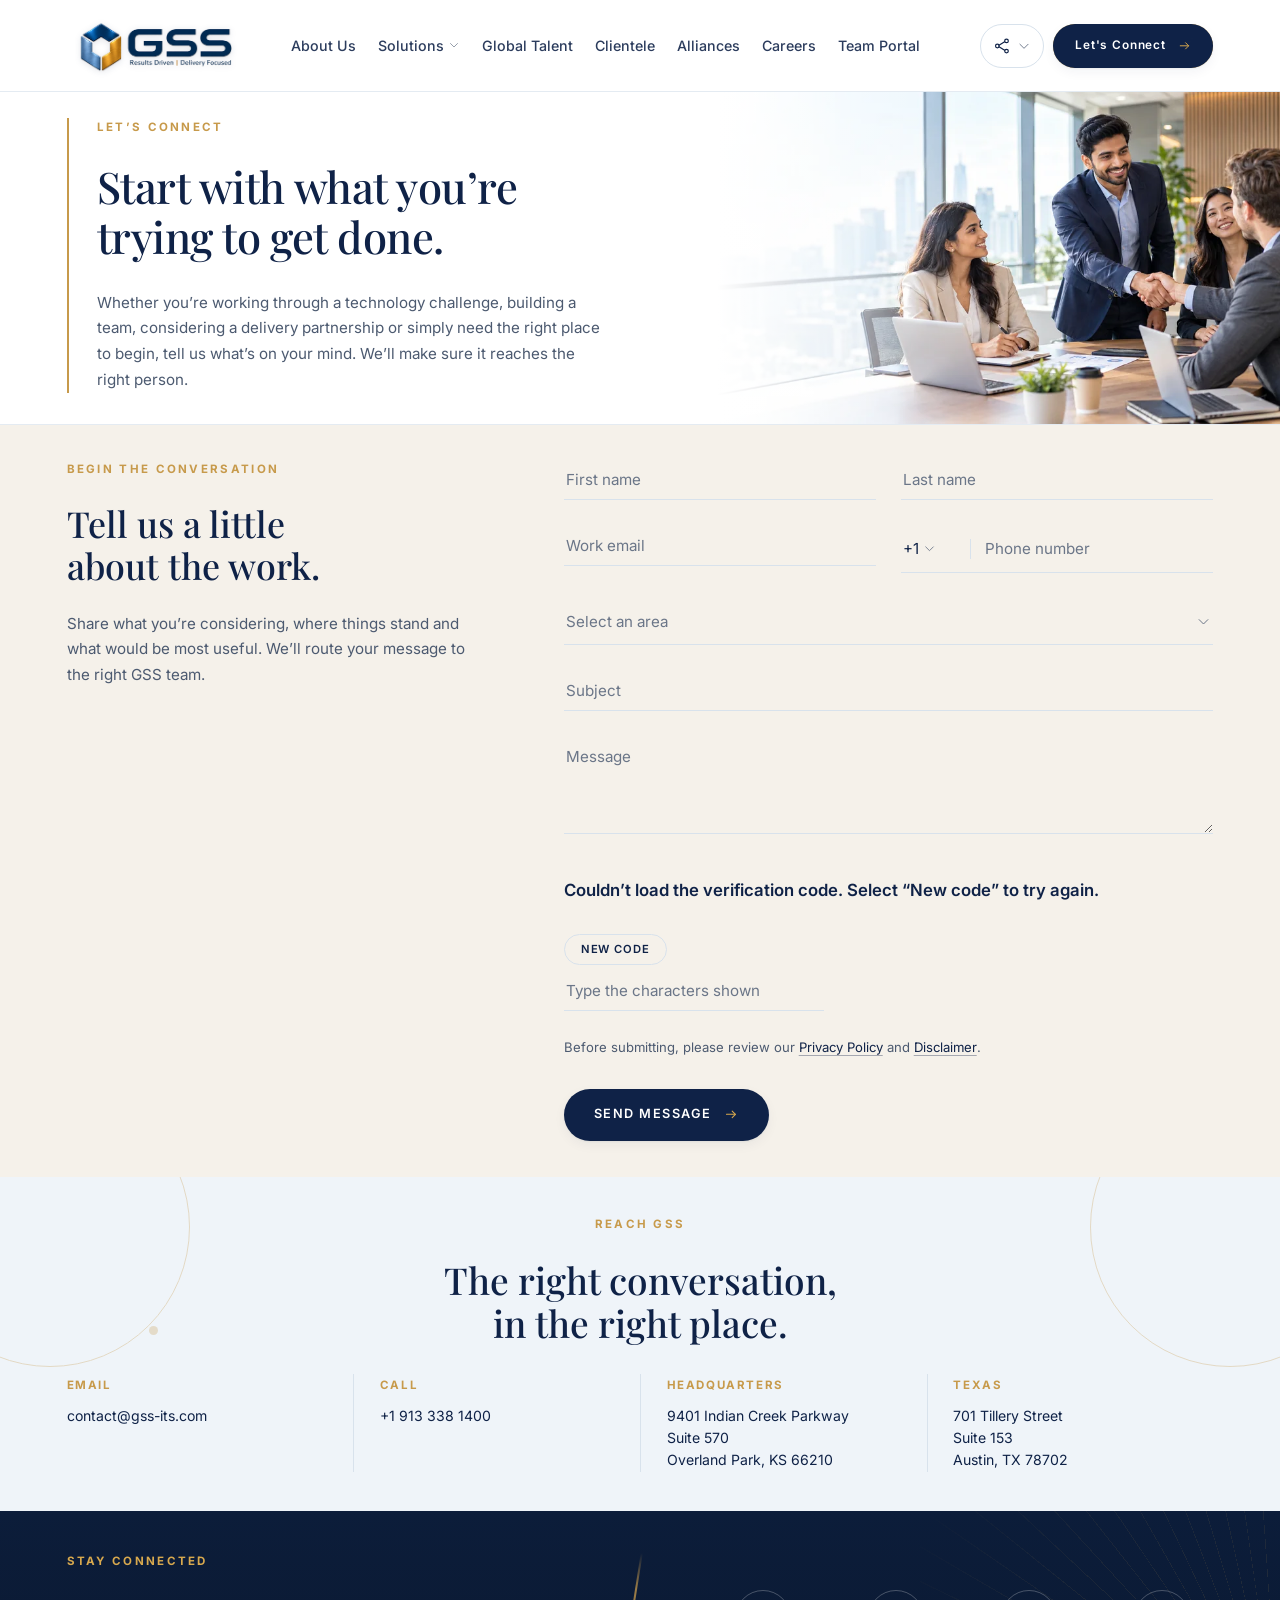
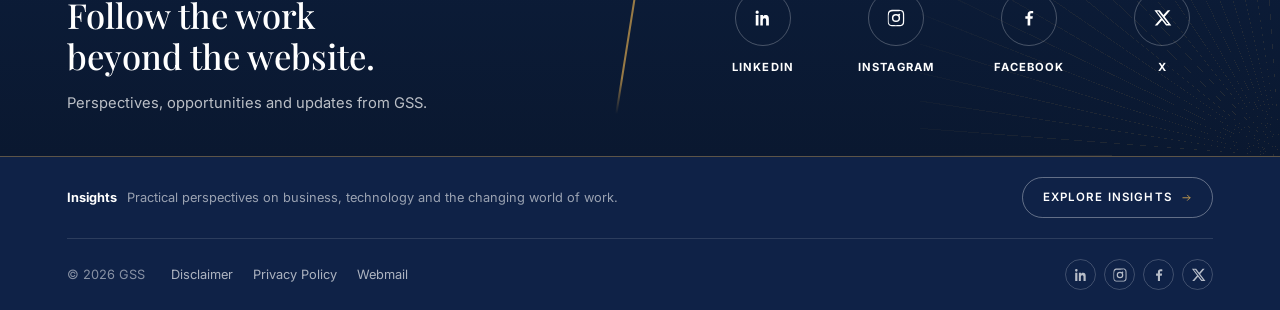
<file: html/contact.html>
<!DOCTYPE html>
<html lang="en" data-theme="light">
<head>
<meta charset="utf-8">
<meta name="viewport" content="width=device-width, initial-scale=1">
<title>Let's Connect — GSS</title>
<meta name="description" content="Start with what you're trying to get done. Tell GSS what's on your mind and we'll make sure it reaches the right person.">
<meta name="theme-color" content="#0F2247">

<!-- Open Graph -->
<meta property="og:type" content="website">
<meta property="og:title" content="Let's Connect — GSS">
<meta property="og:description" content="Start with what you're trying to get done. Tell GSS what's on your mind and we'll make sure it reaches the right person.">
<meta property="og:image" content="https://globalsoftsystems.com/images/home/hero-skyline-day-1200.jpg">
<meta property="og:site_name" content="Global Soft Systems">
<meta name="twitter:card" content="summary_large_image">

<link rel="icon" href="../images/brand/favicon-48.png" type="image/png">
<link rel="icon" href="../images/brand/favicon.svg" type="image/svg+xml">

<!-- Fonts -->
<link rel="preconnect" href="https://fonts.googleapis.com">
<link rel="preconnect" href="https://fonts.gstatic.com" crossorigin>
<link rel="preconnect" href="https://embed.tawk.to" crossorigin>
<link rel="preconnect" href="https://va.tawk.to" crossorigin>
<link rel="stylesheet" href="https://fonts.googleapis.com/css2?family=Playfair+Display:wght@400;500;600&family=Inter:wght@400;500;600;700&display=swap">

<link rel="stylesheet" href="../css/style.css">

<!-- Flag JS support so scroll-reveal never hides content when scripting is off -->
<script src="../js/core/init.js"></script>
<script src="../js/core/chat.js"></script>
</head>
<body class="letsconnect-page">

<a class="skip-link" href="#main">Skip to main content</a>

<svg class="sprite" aria-hidden="true" focusable="false" xmlns="http://www.w3.org/2000/svg">
  <symbol id="i-arrow" viewBox="0 0 24 24"><g fill="none" stroke="currentColor" stroke-width="1.7" stroke-linecap="round" stroke-linejoin="round"><path d="M4 12h14.5"/><path d="m13.4 6.6 5.4 5.4-5.4 5.4"/></g></symbol>

  <symbol id="i-chevron" viewBox="0 0 24 24"><g fill="none" stroke="currentColor" stroke-width="1.6" stroke-linecap="round" stroke-linejoin="round"><path d="m5 9 7 7 7-7"/></g></symbol>

  <symbol id="i-sun" viewBox="0 0 24 24"><g fill="none" stroke="currentColor" stroke-width="1.5" stroke-linecap="round"><circle cx="12" cy="12" r="4"/><path d="M12 2.6v2.2M12 19.2v2.2M21.4 12h-2.2M4.8 12H2.6M18.6 5.4l-1.6 1.6M7 17l-1.6 1.6M18.6 18.6 17 17M7 7 5.4 5.4"/></g></symbol>

  <symbol id="i-moon" viewBox="0 0 24 24"><g fill="none" stroke="currentColor" stroke-width="1.5" stroke-linecap="round" stroke-linejoin="round"><path d="M20.5 14.2A8.6 8.6 0 0 1 9.8 3.5a8.6 8.6 0 1 0 10.7 10.7z"/></g></symbol>

  <symbol id="i-globe" viewBox="0 0 24 24"><g fill="none" stroke="currentColor" stroke-width="1.5" stroke-linecap="round" stroke-linejoin="round"><circle cx="12" cy="12" r="9"/><path d="M3.3 12h17.4"/><path d="M12 3c2.5 2.6 2.5 15.4 0 18M12 3c-2.5 2.6-2.5 15.4 0 18"/></g></symbol>

  <symbol id="i-x" viewBox="0 0 24 24"><path fill="currentColor" d="M18.9 2.6h3.1l-6.8 7.8 8 10.6h-6.3l-4.9-6.4-5.6 6.4H3.3l7.3-8.3-7.7-10.1h6.4l4.4 5.9zM17.8 19.1h1.7L7.7 4.3H5.9z"/></symbol>
</svg>

<header class="site-header" id="siteHeader">
  <div class="container header-inner">

    <a class="logo" href="/" aria-label="GSS — Global Soft Systems, home">
      <img class="logo-img logo-img--light" src="../images/brand/gss-logo-light.webp" alt="GSS — Global Soft Systems: Results Driven | Delivery Focused" width="190" height="76">
      <img class="logo-img logo-img--dark" src="../images/brand/gss-logo-dark.webp" alt="" aria-hidden="true" width="190" height="76">
    </a>

        <nav class="nav-desktop" aria-label="Primary">
          <ul>
            <li><a href="/about">About Us</a></li>
            <li class="has-dropdown">
              <a href="/business-consulting" aria-haspopup="true" aria-expanded="false">Solutions <svg class="ico nav-caret" aria-hidden="true"><use href="#i-chevron"/></svg></a>
              <!-- Solutions mega menu (reusable "solutions-card" component; each item links to its own page) -->
              <div class="nav-megamenu" role="menu" aria-label="Solutions menu">
              <div class="container solutions-cards">
                <a class="solutions-card" role="menuitem" href="/business-consulting">
                  <span class="solutions-card-num">01</span>
                  <span class="solutions-card-title">Business Consulting</span>
                  <span class="solutions-card-desc">Understand the challenge first. Then build the right path forward.</span>
                  <span class="solutions-card-explore">Explore <svg class="ico" aria-hidden="true"><use href="#i-arrow"/></svg></span>
                </a>
                <a class="solutions-card" role="menuitem" href="/data-business-insight">
                  <span class="solutions-card-num">02</span>
                  <span class="solutions-card-title">Data &amp; Business Insight</span>
                  <span class="solutions-card-desc">Turn the information you have into better business decisions.</span>
                  <span class="solutions-card-explore">Explore <svg class="ico" aria-hidden="true"><use href="#i-arrow"/></svg></span>
                </a>
                <a class="solutions-card" role="menuitem" href="/technology-delivery">
                  <span class="solutions-card-num">03</span>
                  <span class="solutions-card-title">Technology &amp; Delivery</span>
                  <span class="solutions-card-desc">Make the technology your business depends on work better.</span>
                  <span class="solutions-card-explore">Explore <svg class="ico" aria-hidden="true"><use href="#i-arrow"/></svg></span>
                </a>
                <a class="solutions-card" role="menuitem" href="/our-focus-area">
                  <span class="solutions-card-num">04</span>
                  <span class="solutions-card-title">Our Focus Area</span>
                  <span class="solutions-card-desc">See where we&rsquo;re bringing added focus to the challenges shaping what comes next.</span>
                  <span class="solutions-card-explore">Explore <svg class="ico" aria-hidden="true"><use href="#i-arrow"/></svg></span>
                </a>
              </div>
              </div>
            </li>
            <li><a href="/global-talent">Global Talent</a></li>
            <li><a href="/clientele">Clientele</a></li>
            <li><a href="/alliances">Alliances</a></li>
            <li><a href="/career">Careers</a></li>
            <li><a href="https://workforce.ceipal.com/pages/sign-in" target="_blank" rel="noopener">Team Portal</a></li>
          </ul>
        </nav>

    <div class="header-actions">
      <div class="social-menu" id="socialMenu">
        <button class="social-btn" id="socialToggle" type="button" aria-label="Connect with GSS on social media" title="Connect with GSS" aria-haspopup="true" aria-expanded="false" aria-controls="socialDropdown">
          <svg class="social-glyph" viewBox="0 0 24 24" fill="none" stroke="currentColor" stroke-width="1.6" stroke-linecap="round" stroke-linejoin="round" aria-hidden="true"><circle cx="18" cy="5.2" r="2.4"/><circle cx="5.8" cy="12" r="2.4"/><circle cx="18" cy="18.8" r="2.4"/><path d="m8 10.9 7.5-4.5M8 13.1l7.5 4.5"/></svg>
          <span class="social-btn-label">Connect</span>
          <svg class="ico social-caret" aria-hidden="true"><use href="#i-chevron"/></svg>
        </button>
        <div class="social-dropdown" id="socialDropdown" role="menu" aria-label="Connect with GSS" hidden>
          <a class="social-item" role="menuitem" href="https://www.linkedin.com/company/global-soft-systems/" target="_blank" rel="noopener"><span class="social-item-ico"><svg viewBox="0 0 24 24" aria-hidden="true"><path d="M6.94 5A1.94 1.94 0 1 1 3.06 5a1.94 1.94 0 0 1 3.88 0zM3.3 8.48h3.28V21H3.3zm5.5 0h3.15v1.71h.05c.44-.83 1.5-1.71 3.1-1.71 3.32 0 3.93 2.18 3.93 5.02V21h-3.28v-5.55c0-1.32-.02-3.02-1.84-3.02-1.84 0-2.12 1.44-2.12 2.93V21H8.8z"/></svg></span><span>LinkedIn</span></a>
          <a class="social-item" role="menuitem" href="https://www.instagram.com/globalsoftsystemsinc/" target="_blank" rel="noopener"><span class="social-item-ico"><svg viewBox="0 0 24 24" aria-hidden="true"><path d="M12 2.2c3.2 0 3.58.01 4.85.07 1.17.05 1.8.25 2.23.41.56.22.96.48 1.38.9.42.42.68.82.9 1.38.16.42.36 1.06.41 2.23.06 1.27.07 1.65.07 4.85s-.01 3.58-.07 4.85c-.05 1.17-.25 1.8-.41 2.23-.22.56-.48.96-.9 1.38-.42.42-.82.68-1.38.9-.42.16-1.06.36-2.23.41-1.27.06-1.65.07-4.85.07s-3.58-.01-4.85-.07c-1.17-.05-1.8-.25-2.23-.41-.56-.22-.96-.48-1.38-.9-.42-.42-.68-.82-.9-1.38-.16-.42-.36-1.06-.41-2.23C2.21 15.58 2.2 15.2 2.2 12s.01-3.58.07-4.85c.05-1.17.25-1.8.41-2.23.22-.56.48-.96.9-1.38.42-.42.82-.68 1.38-.9.42-.16 1.06-.36 2.23-.41C8.42 2.21 8.8 2.2 12 2.2zm0 1.8c-3.15 0-3.5.01-4.74.07-.9.04-1.38.19-1.7.32-.43.16-.74.36-1.06.68-.32.32-.52.63-.68 1.06-.13.32-.28.8-.32 1.7C3.21 8.5 3.2 8.85 3.2 12s.01 3.5.07 4.74c.04.9.19 1.38.32 1.7.16.43.36.74.68 1.06.32.32.63.52 1.06.68.32.13.8.28 1.7.32 1.24.06 1.59.07 4.74.07s3.5-.01 4.74-.07c.9-.04 1.38-.19 1.7-.32.43-.16.74-.36 1.06-.68.32-.32.52-.63.68-1.06.13-.32.28-.8.32-1.7.06-1.24.07-1.59.07-4.74s-.01-3.5-.07-4.74c-.04-.9-.19-1.38-.32-1.7-.16-.43-.36-.74-.68-1.06-.32-.32-.63-.52-1.06-.68-.32-.13-.8-.28-1.7-.32C15.5 4.01 15.15 4 12 4zm0 3.06A4.94 4.94 0 1 1 12 16.94 4.94 4.94 0 0 1 12 7.06zm0 1.8a3.14 3.14 0 1 0 0 6.28 3.14 3.14 0 0 0 0-6.28zm5.02-.9a1.15 1.15 0 1 1-2.3 0 1.15 1.15 0 0 1 2.3 0z"/></svg></span><span>Instagram</span></a>
          <a class="social-item" role="menuitem" href="https://www.facebook.com/profile.php?id=100065179203337" target="_blank" rel="noopener"><span class="social-item-ico"><svg viewBox="0 0 24 24" aria-hidden="true"><path d="M13.5 21v-8h2.7l.4-3.1h-3.1V7.9c0-.9.25-1.5 1.55-1.5H17V3.6c-.3 0-1.3-.13-2.5-.13-2.47 0-4.16 1.5-4.16 4.27v2.16H7.6V13h2.74v8z"/></svg></span><span>Facebook</span></a>
          <a class="social-item" role="menuitem" href="https://twitter.com/gssglobalsoft" target="_blank" rel="noopener"><span class="social-item-ico"><svg viewBox="0 0 24 24" aria-hidden="true"><use href="#i-x"/></svg></span><span>X</span></a>
        </div>
      </div>
      <a class="btn btn-primary btn-sm btn-splash" href="/contact"><span class="btn-splash__label">Let's Connect <svg class="ico" aria-hidden="true"><use href="#i-arrow"/></svg></span><span class="btn-splash__cover" aria-hidden="true">Let's Connect <svg class="ico" aria-hidden="true"><use href="#i-arrow"/></svg></span></a>
      <button class="hamburger" id="menuToggle" type="button" aria-label="Open menu" aria-expanded="false" aria-controls="mobileNav">
        <span></span><span></span><span></span>
      </button>
    </div>
  </div>
</header>

<!-- Mobile overlay menu -->
<div class="mobile-nav" id="mobileNav" hidden>
    <nav aria-label="Mobile">
      <ul>
        <li><a href="/about">About Us</a></li>
        <li class="mobile-subnav">
          <div class="mobile-subnav-row">
          <a href="/business-consulting">Solutions</a>
          <button class="mobile-subnav-toggle" type="button" aria-expanded="false" aria-controls="mobileSolutionsPanel" aria-label="Toggle Solutions submenu"><svg class="ico" aria-hidden="true"><use href="#i-chevron"/></svg></button>
          </div>
          <div class="mobile-subnav-wrap">
          <ul class="mobile-subnav-panel" id="mobileSolutionsPanel">
            <li><a href="/business-consulting">Business Consulting</a></li>
            <li><a href="/data-business-insight">Data &amp; Business Insight</a></li>
            <li><a href="/technology-delivery">Technology &amp; Delivery</a></li>
            <li><a href="/our-focus-area">Our Focus Area</a></li>
          </ul>
          </div>
        </li>
        <li><a href="/global-talent">Global Talent</a></li>
        <li><a href="/clientele">Clientele</a></li>
        <li><a href="/alliances">Alliances</a></li>
        <li><a href="/career">Careers</a></li>
        <li><a href="https://workforce.ceipal.com/pages/sign-in" target="_blank" rel="noopener">Team Portal</a></li>
      </ul>
    </nav>
  <div class="mobile-connect" id="mobileConnect">
    <button class="mobile-connect-toggle" id="mobileConnectToggle" type="button" aria-expanded="true" aria-controls="mobileConnectPanel">Connect With Us <svg class="ico" aria-hidden="true"><use href="#i-chevron"/></svg></button>
    <div class="mobile-connect-wrap">
      <ul class="mobile-connect-panel" id="mobileConnectPanel">
        <li><a class="mobile-social" href="https://www.linkedin.com/company/global-soft-systems/" target="_blank" rel="noopener"><span class="mobile-social-ico"><svg viewBox="0 0 24 24" aria-hidden="true"><path d="M6.94 5A1.94 1.94 0 1 1 3.06 5a1.94 1.94 0 0 1 3.88 0zM3.3 8.48h3.28V21H3.3zm5.5 0h3.15v1.71h.05c.44-.83 1.5-1.71 3.1-1.71 3.32 0 3.93 2.18 3.93 5.02V21h-3.28v-5.55c0-1.32-.02-3.02-1.84-3.02-1.84 0-2.12 1.44-2.12 2.93V21H8.8z"/></svg></span><span>LinkedIn</span></a></li>
        <li><a class="mobile-social" href="https://www.instagram.com/globalsoftsystemsinc/" target="_blank" rel="noopener"><span class="mobile-social-ico"><svg viewBox="0 0 24 24" aria-hidden="true"><path d="M12 2.2c3.2 0 3.58.01 4.85.07 1.17.05 1.8.25 2.23.41.56.22.96.48 1.38.9.42.42.68.82.9 1.38.16.42.36 1.06.41 2.23.06 1.27.07 1.65.07 4.85s-.01 3.58-.07 4.85c-.05 1.17-.25 1.8-.41 2.23-.22.56-.48.96-.9 1.38-.42.42-.82.68-1.38.9-.42.16-1.06.36-2.23.41-1.27.06-1.65.07-4.85.07s-3.58-.01-4.85-.07c-1.17-.05-1.8-.25-2.23-.41-.56-.22-.96-.48-1.38-.9-.42-.42-.68-.82-.9-1.38-.16-.42-.36-1.06-.41-2.23C2.21 15.58 2.2 15.2 2.2 12s.01-3.58.07-4.85c.05-1.17.25-1.8.41-2.23.22-.56.48-.96.9-1.38.42-.42.82-.68 1.38-.9.42-.16 1.06-.36 2.23-.41C8.42 2.21 8.8 2.2 12 2.2zm0 1.8c-3.15 0-3.5.01-4.74.07-.9.04-1.38.19-1.7.32-.43.16-.74.36-1.06.68-.32.32-.52.63-.68 1.06-.13.32-.28.8-.32 1.7C3.21 8.5 3.2 8.85 3.2 12s.01 3.5.07 4.74c.04.9.19 1.38.32 1.7.16.43.36.74.68 1.06.32.32.63.52 1.06.68.32.13.8.28 1.7.32 1.24.06 1.59.07 4.74.07s3.5-.01 4.74-.07c.9-.04 1.38-.19 1.7-.32.43-.16.74-.36 1.06-.68.32-.32.52-.63.68-1.06.13-.32.28-.8.32-1.7.06-1.24.07-1.59.07-4.74s-.01-3.5-.07-4.74c-.04-.9-.19-1.38-.32-1.7-.16-.43-.36-.74-.68-1.06-.32-.32-.63-.52-1.06-.68-.32-.13-.8-.28-1.7-.32C15.5 4.01 15.15 4 12 4zm0 3.06A4.94 4.94 0 1 1 12 16.94 4.94 4.94 0 0 1 12 7.06zm0 1.8a3.14 3.14 0 1 0 0 6.28 3.14 3.14 0 0 0 0-6.28zm5.02-.9a1.15 1.15 0 1 1-2.3 0 1.15 1.15 0 0 1 2.3 0z"/></svg></span><span>Instagram</span></a></li>
        <li><a class="mobile-social" href="https://www.facebook.com/profile.php?id=100065179203337" target="_blank" rel="noopener"><span class="mobile-social-ico"><svg viewBox="0 0 24 24" aria-hidden="true"><path d="M13.5 21v-8h2.7l.4-3.1h-3.1V7.9c0-.9.25-1.5 1.55-1.5H17V3.6c-.3 0-1.3-.13-2.5-.13-2.47 0-4.16 1.5-4.16 4.27v2.16H7.6V13h2.74v8z"/></svg></span><span>Facebook</span></a></li>
        <li><a class="mobile-social" href="https://twitter.com/gssglobalsoft" target="_blank" rel="noopener"><span class="mobile-social-ico"><svg viewBox="0 0 24 24" aria-hidden="true"><use href="#i-x"/></svg></span><span>X</span></a></li>
      </ul>
    </div>
  </div>

  <div class="mobile-nav-foot">
    <a class="btn btn-primary" href="/contact">Let's Connect <svg class="ico" aria-hidden="true"><use href="#i-arrow"/></svg></a>
  </div>
</div>

<main id="main">

<!-- ══════════ 01 · HERO ══════════════════════════════════════ -->
<section class="lc-hero" id="lets-connect">
  <div class="lc-hero__grid">
    <div class="lc-hero__text">
      <p class="abx-eyebrow reveal">Let&rsquo;s Connect</p>
      <h1 class="lc-hero__title reveal">Start with what you&rsquo;re trying to get done.</h1>
      <p class="lc-hero__lede reveal">Whether you&rsquo;re working through a technology challenge, building a team, considering a delivery partnership or simply need the right place to begin, tell us what&rsquo;s on your mind. We&rsquo;ll make sure it reaches the right person.</p>
    </div>
    <figure class="lc-hero__media reveal">
      <img src="../images/pages/lets-connect-1300.webp"
           srcset="../images/pages/lets-connect-560.webp 560w, ../images/pages/lets-connect-900.webp 900w, ../images/pages/lets-connect-1300.webp 1300w"
           sizes="(max-width: 900px) 100vw, 50vw"
           width="1300" height="732" fetchpriority="high" decoding="async"
           alt="GSS colleagues shaking hands with a client across a meeting table in a bright office overlooking the city">
    </figure>
  </div>
</section>


<!-- ══════════ 02 · FORM ══════════════════════════════════════ -->
<section class="lc-form-section">
  <div class="container lc-form-section__grid">
    <div class="lc-form-section__aside">
      <p class="abx-eyebrow reveal">Begin the Conversation</p>
      <h2 class="lc-form-section__title reveal">Tell us a little about the work.</h2>
      <p class="lc-form-section__text reveal">Share what you&rsquo;re considering, where things stand and what would be most useful. We&rsquo;ll route your message to the right GSS team.</p>
    </div>

    <form class="lc-form reveal" aria-label="Contact GSS" data-privacy-form="contact" action="../server/contact-submit.php" method="POST">
      <!-- Honeypot: invisible to real visitors, irresistible to simple bots
           that auto-fill every field. Left blank client-side; the server
           rejects any submission where this arrives non-empty. -->
      <div class="lc-field" style="position:absolute; left:-9999px; top:-9999px; width:1px; height:1px; overflow:hidden;" aria-hidden="true">
        <label for="lc-website">Leave this field blank</label>
        <input type="text" id="lc-website" name="hp_website" tabindex="-1" autocomplete="off">
      </div>
      <div class="lc-form__row">
        <div class="lc-field">
          <label for="lc-first">First name</label>
          <input type="text" id="lc-first" name="first" placeholder="First name" autocomplete="given-name" required>
        </div>
        <div class="lc-field">
          <label for="lc-last">Last name</label>
          <input type="text" id="lc-last" name="last" placeholder="Last name" autocomplete="family-name" required>
        </div>
      </div>
      <div class="lc-form__row">
        <div class="lc-field">
          <label for="lc-email">Work email</label>
          <input type="email" id="lc-email" name="email" placeholder="Work email" autocomplete="email" required>
        </div>
        <div class="lc-field">
          <label for="lc-phone">Phone number</label>
          <div class="lc-phone">
            <div class="gss-select gss-select--code has-value" data-name="country_code">
              <button type="button" class="gss-select__btn" id="lc-country-code" aria-haspopup="listbox" aria-expanded="false" aria-label="Country code, United States, plus 1">
                <span class="gss-select__value">+1</span>
                <svg class="ico gss-select__caret" aria-hidden="true"><use href="#i-chevron"/></svg>
              </button>
              <ul class="gss-select__menu" role="listbox" aria-label="Country code" hidden>
                <li class="gss-select__opt gss-select__opt--code is-selected" role="option" aria-selected="true" data-value="+1" data-short="+1"><span class="gss-select__optcode">+1</span><span class="gss-select__optname">United States</span></li>
                <li class="gss-select__opt gss-select__opt--code" role="option" aria-selected="false" data-value="+1" data-short="+1"><span class="gss-select__optcode">+1</span><span class="gss-select__optname">Canada</span></li>
                <li class="gss-select__opt gss-select__opt--code" role="option" aria-selected="false" data-value="+44" data-short="+44"><span class="gss-select__optcode">+44</span><span class="gss-select__optname">United Kingdom</span></li>
                <li class="gss-select__opt gss-select__opt--code" role="option" aria-selected="false" data-value="+91" data-short="+91"><span class="gss-select__optcode">+91</span><span class="gss-select__optname">India</span></li>
                <li class="gss-select__opt gss-select__opt--code" role="option" aria-selected="false" data-value="+61" data-short="+61"><span class="gss-select__optcode">+61</span><span class="gss-select__optname">Australia</span></li>
                <li class="gss-select__opt gss-select__opt--code" role="option" aria-selected="false" data-value="+49" data-short="+49"><span class="gss-select__optcode">+49</span><span class="gss-select__optname">Germany</span></li>
                <li class="gss-select__opt gss-select__opt--code" role="option" aria-selected="false" data-value="+33" data-short="+33"><span class="gss-select__optcode">+33</span><span class="gss-select__optname">France</span></li>
                <li class="gss-select__opt gss-select__opt--code" role="option" aria-selected="false" data-value="+52" data-short="+52"><span class="gss-select__optcode">+52</span><span class="gss-select__optname">Mexico</span></li>
                <li class="gss-select__opt gss-select__opt--code" role="option" aria-selected="false" data-value="+55" data-short="+55"><span class="gss-select__optcode">+55</span><span class="gss-select__optname">Brazil</span></li>
                <li class="gss-select__opt gss-select__opt--code" role="option" aria-selected="false" data-value="+971" data-short="+971"><span class="gss-select__optcode">+971</span><span class="gss-select__optname">United Arab Emirates</span></li>
                <li class="gss-select__opt gss-select__opt--code" role="option" aria-selected="false" data-value="+63" data-short="+63"><span class="gss-select__optcode">+63</span><span class="gss-select__optname">Philippines</span></li>
                <li class="gss-select__opt gss-select__opt--code" role="option" aria-selected="false" data-value="+65" data-short="+65"><span class="gss-select__optcode">+65</span><span class="gss-select__optname">Singapore</span></li>
                <li class="gss-select__opt gss-select__opt--code" role="option" aria-selected="false" data-value="+27" data-short="+27"><span class="gss-select__optcode">+27</span><span class="gss-select__optname">South Africa</span></li>
                <li class="gss-select__opt gss-select__opt--code" role="option" aria-selected="false" data-value="+353" data-short="+353"><span class="gss-select__optcode">+353</span><span class="gss-select__optname">Ireland</span></li>
                <li class="gss-select__opt gss-select__opt--code" role="option" aria-selected="false" data-value="+31" data-short="+31"><span class="gss-select__optcode">+31</span><span class="gss-select__optname">Netherlands</span></li>
                <li class="gss-select__opt gss-select__opt--code" role="option" aria-selected="false" data-value="+34" data-short="+34"><span class="gss-select__optcode">+34</span><span class="gss-select__optname">Spain</span></li>
                <li class="gss-select__opt gss-select__opt--code" role="option" aria-selected="false" data-value="+39" data-short="+39"><span class="gss-select__optcode">+39</span><span class="gss-select__optname">Italy</span></li>
                <li class="gss-select__opt gss-select__opt--code" role="option" aria-selected="false" data-value="+81" data-short="+81"><span class="gss-select__optcode">+81</span><span class="gss-select__optname">Japan</span></li>
              </ul>
              <input type="hidden" class="gss-select__input" name="country_code" value="+1">
            </div>
            <span class="lc-phone__divider" aria-hidden="true"></span>
            <input type="tel" id="lc-phone" name="phone" placeholder="Phone number" autocomplete="tel" class="lc-phone__input">
          </div>
        </div>
      </div>
      <div class="lc-field">
        <label for="lc-area">How can we help?</label>
        <div class="gss-select" data-name="area">
          <button type="button" class="gss-select__btn" id="lc-area" aria-haspopup="listbox" aria-expanded="false">
            <span class="gss-select__value">Select an area</span>
            <svg class="ico gss-select__caret" aria-hidden="true"><use href="#i-chevron"/></svg>
          </button>
          <ul class="gss-select__menu" role="listbox" aria-label="How can we help?" hidden>
            <li class="gss-select__opt is-selected" role="option" aria-selected="true" data-value="">Select an area</li>
            <li class="gss-select__opt" role="option" aria-selected="false" data-value="Business Consulting">Business Consulting</li>
            <li class="gss-select__opt" role="option" aria-selected="false" data-value="Data &amp; Business Insight">Data &amp; Business Insight</li>
            <li class="gss-select__opt" role="option" aria-selected="false" data-value="Technology &amp; Delivery">Technology &amp; Delivery</li>
            <li class="gss-select__opt" role="option" aria-selected="false" data-value="Global Talent">Global Talent</li>
            <li class="gss-select__opt" role="option" aria-selected="false" data-value="Alliances">Alliances</li>
            <li class="gss-select__opt" role="option" aria-selected="false" data-value="Careers">Careers</li>
            <li class="gss-select__opt" role="option" aria-selected="false" data-value="Something else">Something else</li>
          </ul>
          <input type="hidden" class="gss-select__input" name="area" value="">
        </div>
      </div>
      <div class="lc-field">
        <label for="lc-subject">Subject</label>
        <input type="text" id="lc-subject" name="subject" placeholder="Subject">
      </div>
      <div class="lc-field">
        <label for="lc-message">Message</label>
        <textarea id="lc-message" name="message" placeholder="Message" rows="4" required></textarea>
      </div>
      <!-- Verification code (js/core/form-captcha.js); the server checks it
           before anything is sent. -->
      <div class="lc-field form-captcha" data-form-captcha>
        <label for="lc-captcha">Verification code</label>
        <div class="form-captcha__row">
          <span class="form-captcha__box" data-form-captcha-box aria-live="polite">Loading…</span>
          <button class="form-captcha__new" type="button" data-form-captcha-new>New code</button>
        </div>
        <input type="text" id="lc-captcha" name="captcha_answer" placeholder="Type the characters shown" required
          autocomplete="off" autocapitalize="characters" spellcheck="false" maxlength="10">
        <input type="hidden" name="captcha_token" data-form-captcha-token>
      </div>
      <p class="form-legal-note">Before submitting, please review our <button type="button" data-legal-open="privacy" aria-haspopup="dialog" aria-controls="legalDialog">Privacy Policy</button> and <button type="button" data-legal-open="disclaimer" aria-haspopup="dialog" aria-controls="legalDialog">Disclaimer</button>.</p>
      <p class="lc-form__act">
        <button class="btn btn-primary" type="submit">Send Message <svg class="ico" aria-hidden="true"><use href="#i-arrow"/></svg></button>
      </p>
      <p class="form-submission-note" data-submission-status role="status" hidden></p>
    </form>
  </div>
</section>


<!-- ══════════ 03 · REACH GSS ══════════════════════════════════ -->
<section class="lc-reach">
  <span class="lc-reach__ring lc-reach__ring--l" aria-hidden="true"></span>
  <span class="lc-reach__ring lc-reach__ring--r" aria-hidden="true"></span>
  <div class="container">
    <div class="lc-reach__head">
      <p class="abx-eyebrow reveal text-center">Reach GSS</p>
      <h2 class="lc-reach__title reveal">The right conversation, in the right place.</h2>
    </div>
    <ul class="lc-reach__grid reveal">
      <li>
        <p class="lc-reach__label">Email</p>
        <p class="lc-reach__copy"><a href="mailto:contact@gss-its.com">contact@gss-its.com</a></p>
      </li>
      <li>
        <p class="lc-reach__label">Call</p>
        <p class="lc-reach__copy"><a href="tel:+19133381400">+1 913 338 1400</a></p>
      </li>
      <li>
        <p class="lc-reach__label">Headquarters</p>
        <p class="lc-reach__copy">9401 Indian Creek Parkway<br>Suite 570<br>Overland Park, KS 66210</p>
      </li>
      <li>
        <p class="lc-reach__label">Texas</p>
        <p class="lc-reach__copy">701 Tillery Street<br>Suite 153<br>Austin, TX 78702</p>
      </li>
    </ul>
  </div>
</section>


<!-- ══════════ 04 · STAY CONNECTED (dark band) ═════════════════ -->
<section class="lc-social">
  <span class="sunburst sunburst-right sunburst--onDark" aria-hidden="true"></span>
  <div class="container lc-social__grid">
    <div class="lc-social__text">
      <p class="abx-eyebrow abx-eyebrow--onDark reveal">Stay Connected</p>
      <h2 class="lc-social__title reveal">Follow the work beyond the website.</h2>
      <p class="lc-social__lede reveal">Perspectives, opportunities and updates from GSS.</p>
    </div>
    <span class="lc-social__accent" aria-hidden="true"></span>
    <ul class="lc-social__list reveal">
      <li>
        <a class="lc-social__link" href="https://www.linkedin.com/company/global-soft-systems/" target="_blank" rel="noopener" aria-label="GSS on LinkedIn">
          <svg viewBox="0 0 24 24" aria-hidden="true"><path d="M6.94 5A1.94 1.94 0 1 1 3.06 5a1.94 1.94 0 0 1 3.88 0zM3.3 8.48h3.28V21H3.3zm5.5 0h3.15v1.71h.05c.44-.83 1.5-1.71 3.1-1.71 3.32 0 3.93 2.18 3.93 5.02V21h-3.28v-5.55c0-1.32-.02-3.02-1.84-3.02-1.84 0-2.12 1.44-2.12 2.93V21H8.8z"/></svg>
        </a>
        <p class="lc-social__name">LinkedIn</p>
      </li>
      <li>
        <a class="lc-social__link" href="https://www.instagram.com/globalsoftsystemsinc/" target="_blank" rel="noopener" aria-label="GSS on Instagram">
          <svg viewBox="0 0 24 24" aria-hidden="true"><path d="M12 2.2c3.2 0 3.58.01 4.85.07 1.17.05 1.8.25 2.23.41.56.22.96.48 1.38.9.42.42.68.82.9 1.38.16.42.36 1.06.41 2.23.06 1.27.07 1.65.07 4.85s-.01 3.58-.07 4.85c-.05 1.17-.25 1.8-.41 2.23-.22.56-.48.96-.9 1.38-.42.42-.82.68-1.38.9-.42.16-1.06.36-2.23.41-1.27.06-1.65.07-4.85.07s-3.58-.01-4.85-.07c-1.17-.05-1.8-.25-2.23-.41-.56-.22-.96-.48-1.38-.9-.42-.42-.68-.82-.9-1.38-.16-.42-.36-1.06-.41-2.23C2.21 15.58 2.2 15.2 2.2 12s.01-3.58.07-4.85c.05-1.17.25-1.8.41-2.23.22-.56.48-.96.9-1.38.42-.42.82-.68 1.38-.9.42-.16 1.06-.36 2.23-.41C8.42 2.21 8.8 2.2 12 2.2zm0 1.8c-3.15 0-3.5.01-4.74.07-.9.04-1.38.19-1.7.32-.43.16-.74.36-1.06.68-.32.32-.52.63-.68 1.06-.13.32-.28.8-.32 1.7C3.21 8.5 3.2 8.85 3.2 12s.01 3.5.07 4.74c.04.9.19 1.38.32 1.7.16.43.36.74.68 1.06.32.32.63.52 1.06.68.32.13.8.28 1.7.32 1.24.06 1.59.07 4.74.07s3.5-.01 4.74-.07c.9-.04 1.38-.19 1.7-.32.43-.16.74-.36 1.06-.68.32-.32.52-.63.68-1.06.13-.32.28-.8.32-1.7.06-1.24.07-1.59.07-4.74s-.01-3.5-.07-4.74c-.04-.9-.19-1.38-.32-1.7-.16-.43-.36-.74-.68-1.06-.32-.32-.63-.52-1.06-.68-.32-.13-.8-.28-1.7-.32C15.5 4.01 15.15 4 12 4zm0 3.06A4.94 4.94 0 1 1 12 16.94 4.94 4.94 0 0 1 12 7.06zm0 1.8a3.14 3.14 0 1 0 0 6.28 3.14 3.14 0 0 0 0-6.28zm5.02-.9a1.15 1.15 0 1 1-2.3 0 1.15 1.15 0 0 1 2.3 0z"/></svg>
        </a>
        <p class="lc-social__name">Instagram</p>
      </li>
      <li>
        <a class="lc-social__link" href="https://www.facebook.com/profile.php?id=100065179203337" target="_blank" rel="noopener" aria-label="GSS on Facebook">
          <svg viewBox="0 0 24 24" aria-hidden="true"><path d="M13.5 21v-8h2.7l.4-3.1h-3.1V7.9c0-.9.25-1.5 1.55-1.5H17V3.6c-.3 0-1.3-.13-2.5-.13-2.47 0-4.16 1.5-4.16 4.27v2.16H7.6V13h2.74v8z"/></svg>
        </a>
        <p class="lc-social__name">Facebook</p>
      </li>
      <li>
        <a class="lc-social__link" href="https://twitter.com/gssglobalsoft" target="_blank" rel="noopener" aria-label="GSS on X">
          <svg viewBox="0 0 24 24" aria-hidden="true"><use href="#i-x"/></svg>
        </a>
        <p class="lc-social__name">X</p>
      </li>
    </ul>
  </div>
</section>

</main>

<footer class="site-footer">
  <div class="container">
    <div class="footer-insights">
      <p class="footer-insights-text"><span class="footer-insights-label">Insights</span><span class="footer-insights-desc">Practical perspectives on business, technology and the changing world of work.</span></p>
      <a class="footer-insights-cta" href="/blog">Explore Insights <svg class="ico" aria-hidden="true"><use href="#i-arrow"/></svg></a>
    </div>

    <div class="footer-bar">
    <p class="footer-copy">&copy; <span id="year">2026</span> GSS</p>

    <nav class="footer-links" aria-label="Footer links">
      <button type="button" data-legal-open="disclaimer" aria-haspopup="dialog" aria-controls="legalDialog">Disclaimer</button>
      <button type="button" data-legal-open="privacy" aria-haspopup="dialog" aria-controls="legalDialog">Privacy Policy</button>
      <a class="footer-webmail" href="https://gator2126.hostgator.com:2096/" target="_blank" rel="noopener">Webmail</a>
    </nav>

    <ul class="footer-social">
      <li><a href="https://www.linkedin.com/company/global-soft-systems/" target="_blank" rel="noopener" aria-label="GSS on LinkedIn">
        <svg viewBox="0 0 24 24" aria-hidden="true"><path d="M6.94 5A1.94 1.94 0 1 1 3.06 5a1.94 1.94 0 0 1 3.88 0zM3.3 8.48h3.28V21H3.3zm5.5 0h3.15v1.71h.05c.44-.83 1.5-1.71 3.1-1.71 3.32 0 3.93 2.18 3.93 5.02V21h-3.28v-5.55c0-1.32-.02-3.02-1.84-3.02-1.84 0-2.12 1.44-2.12 2.93V21H8.8z"/></svg>
      </a></li>
      <li><a href="https://www.instagram.com/globalsoftsystemsinc/" target="_blank" rel="noopener" aria-label="GSS on Instagram">
        <svg viewBox="0 0 24 24" aria-hidden="true"><path d="M12 2.2c3.2 0 3.58.01 4.85.07 1.17.05 1.8.25 2.23.41.56.22.96.48 1.38.9.42.42.68.82.9 1.38.16.42.36 1.06.41 2.23.06 1.27.07 1.65.07 4.85s-.01 3.58-.07 4.85c-.05 1.17-.25 1.8-.41 2.23-.22.56-.48.96-.9 1.38-.42.42-.82.68-1.38.9-.42.16-1.06.36-2.23.41-1.27.06-1.65.07-4.85.07s-3.58-.01-4.85-.07c-1.17-.05-1.8-.25-2.23-.41-.56-.22-.96-.48-1.38-.9-.42-.42-.68-.82-.9-1.38-.16-.42-.36-1.06-.41-2.23C2.21 15.58 2.2 15.2 2.2 12s.01-3.58.07-4.85c.05-1.17.25-1.8.41-2.23.22-.56.48-.96.9-1.38.42-.42.82-.68 1.38-.9.42-.16 1.06-.36 2.23-.41C8.42 2.21 8.8 2.2 12 2.2zm0 1.8c-3.15 0-3.5.01-4.74.07-.9.04-1.38.19-1.7.32-.43.16-.74.36-1.06.68-.32.32-.52.63-.68 1.06-.13.32-.28.8-.32 1.7C3.21 8.5 3.2 8.85 3.2 12s.01 3.5.07 4.74c.04.9.19 1.38.32 1.7.16.43.36.74.68 1.06.32.32.63.52 1.06.68.32.13.8.28 1.7.32 1.24.06 1.59.07 4.74.07s3.5-.01 4.74-.07c.9-.04 1.38-.19 1.7-.32.43-.16.74-.36 1.06-.68.32-.32.52-.63.68-1.06.13-.32.28-.8.32-1.7.06-1.24.07-1.59.07-4.74s-.01-3.5-.07-4.74c-.04-.9-.19-1.38-.32-1.7-.16-.43-.36-.74-.68-1.06-.32-.32-.63-.52-1.06-.68-.32-.13-.8-.28-1.7-.32C15.5 4.01 15.15 4 12 4zm0 3.06A4.94 4.94 0 1 1 12 16.94 4.94 4.94 0 0 1 12 7.06zm0 1.8a3.14 3.14 0 1 0 0 6.28 3.14 3.14 0 0 0 0-6.28zm5.02-.9a1.15 1.15 0 1 1-2.3 0 1.15 1.15 0 0 1 2.3 0z"/></svg>
      </a></li>
      <li><a href="https://www.facebook.com/profile.php?id=100065179203337" target="_blank" rel="noopener" aria-label="GSS on Facebook">
        <svg viewBox="0 0 24 24" aria-hidden="true"><path d="M13.5 21v-8h2.7l.4-3.1h-3.1V7.9c0-.9.25-1.5 1.55-1.5H17V3.6c-.3 0-1.3-.13-2.5-.13-2.47 0-4.16 1.5-4.16 4.27v2.16H7.6V13h2.74v8z"/></svg>
      </a></li>
      <li><a href="https://twitter.com/gssglobalsoft" target="_blank" rel="noopener" aria-label="GSS on X">
        <svg viewBox="0 0 24 24" aria-hidden="true"><use href="#i-x"/></svg>
      </a></li>
    </ul>
  </div>
  </div>
</footer>

<script src="../js/core/form-captcha.js"></script>
<script src="../js/pages/contact.js"></script>
<script src="../js/core/site.js"></script>
<script src="../js/core/legal.js"></script>
</body>
</html>
</file>
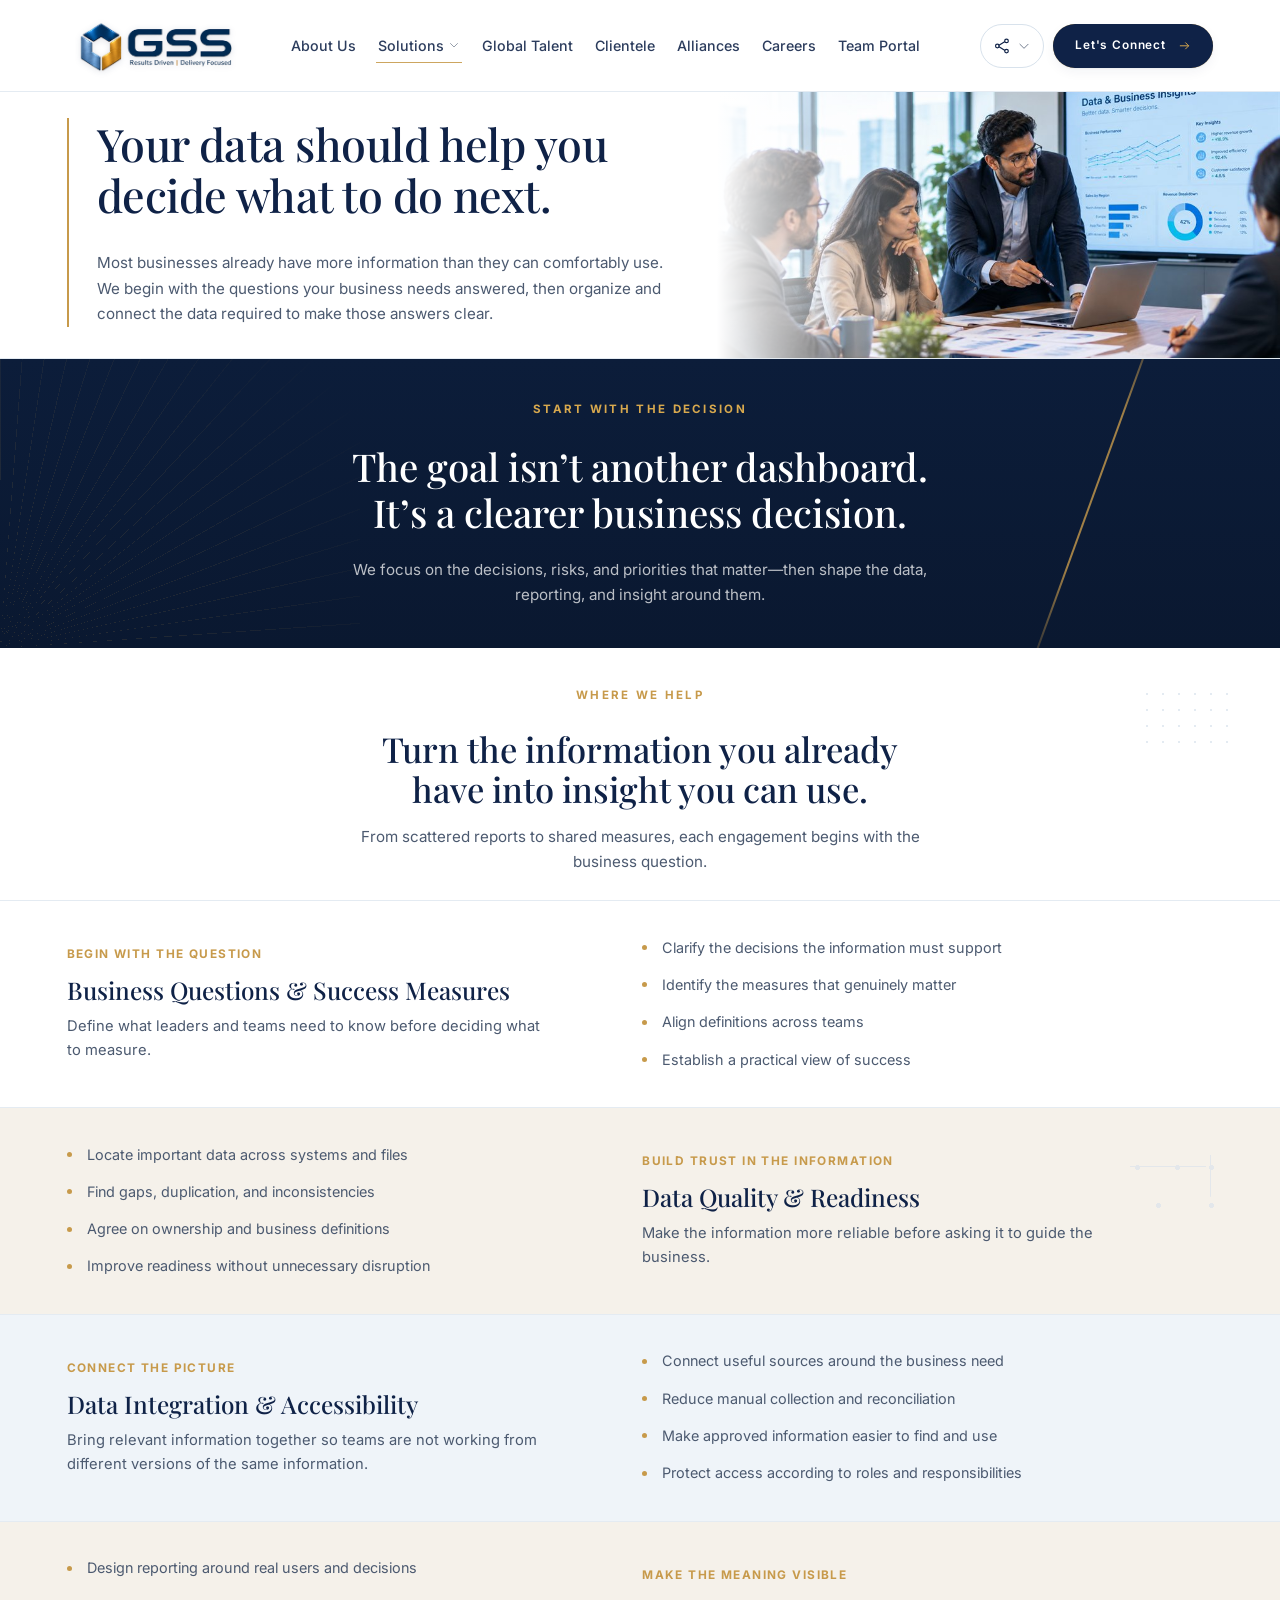
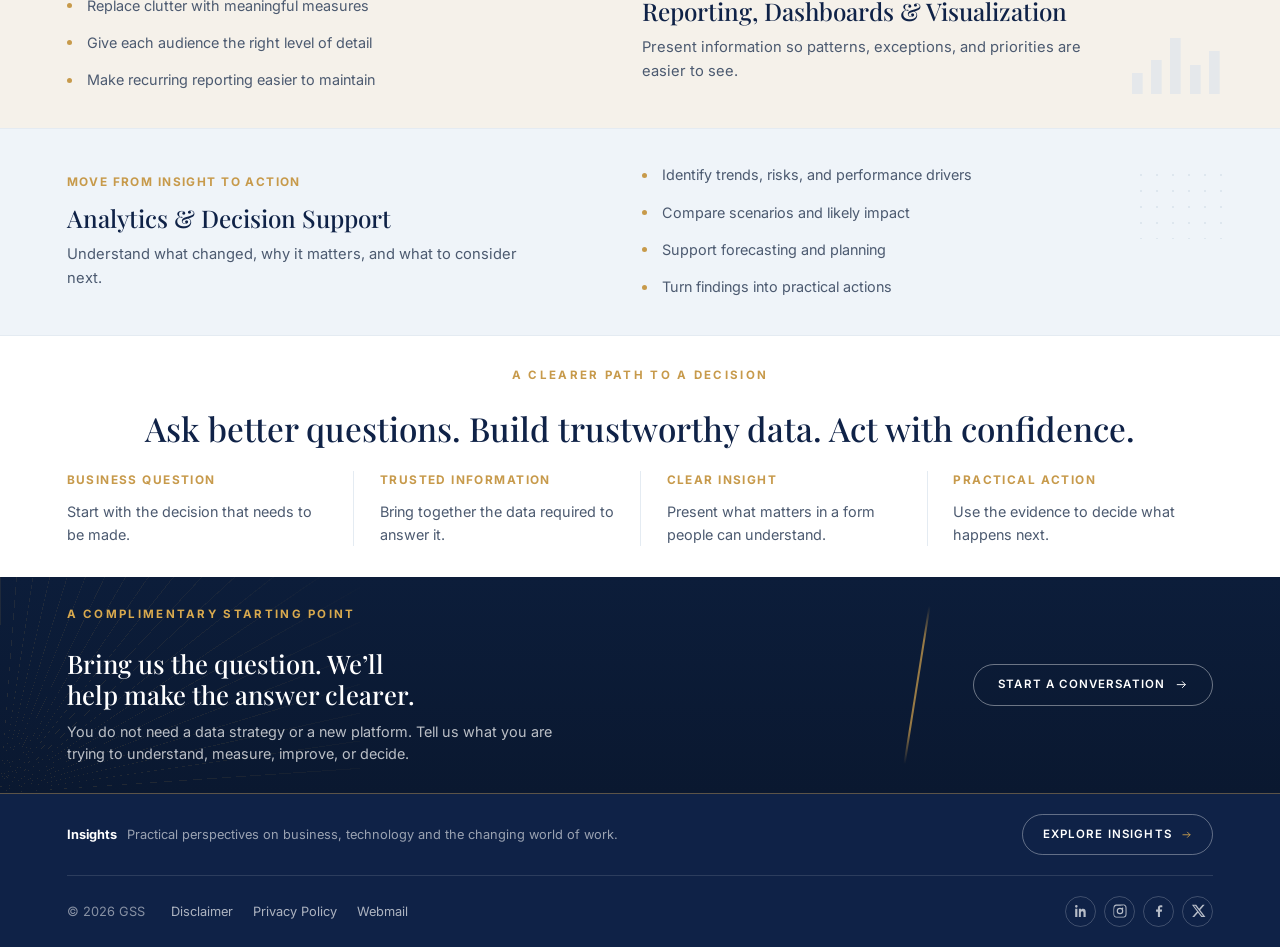
<file: html/data-business-insight.html>
<!DOCTYPE html>
<html lang="en" data-theme="light">
<head>
<meta charset="utf-8">
<meta name="viewport" content="width=device-width, initial-scale=1">
<title>Data &amp; Business Insight — GSS</title>
<meta name="description" content="Data & Business Insight from GSS: start with the business question, then organize, connect and present the data required to make the answer clear.">
<meta name="theme-color" content="#0F2247">

<!-- Open Graph -->
<meta property="og:type" content="website">
<meta property="og:title" content="Data &amp; Business Insight — GSS">
<meta property="og:description" content="Data & Business Insight from GSS: start with the business question, then organize, connect and present the data required to make the answer clear.">
<meta property="og:image" content="https://globalsoftsystems.com/images/pages/dbi-hero-1280.jpg">
<meta property="og:site_name" content="Global Soft Systems">
<meta name="twitter:card" content="summary_large_image">

<link rel="icon" href="../images/brand/favicon-48.png" type="image/png">
<link rel="icon" href="../images/brand/favicon.svg" type="image/svg+xml">

<!-- Fonts -->
<link rel="preconnect" href="https://fonts.googleapis.com">
<link rel="preconnect" href="https://fonts.gstatic.com" crossorigin>
<link rel="preconnect" href="https://embed.tawk.to" crossorigin>
<link rel="preconnect" href="https://va.tawk.to" crossorigin>
<link rel="stylesheet" href="https://fonts.googleapis.com/css2?family=Playfair+Display:wght@400;500;600&family=Inter:wght@400;500;600;700&display=swap">

<link rel="stylesheet" href="../css/style.css">

<!-- Flag JS support so scroll-reveal never hides content when scripting is off -->
<script src="../js/core/init.js"></script>
<script src="../js/core/chat.js"></script>
</head>
<body class="dbi-page">

<a class="skip-link" href="#main">Skip to main content</a>

<svg class="sprite" aria-hidden="true" focusable="false" xmlns="http://www.w3.org/2000/svg">
  <symbol id="i-arrow" viewBox="0 0 24 24"><g fill="none" stroke="currentColor" stroke-width="1.7" stroke-linecap="round" stroke-linejoin="round"><path d="M4 12h14.5"/><path d="m13.4 6.6 5.4 5.4-5.4 5.4"/></g></symbol>

  <symbol id="i-chevron" viewBox="0 0 24 24"><g fill="none" stroke="currentColor" stroke-width="1.6" stroke-linecap="round" stroke-linejoin="round"><path d="m5 9 7 7 7-7"/></g></symbol>

  <symbol id="i-sun" viewBox="0 0 24 24"><g fill="none" stroke="currentColor" stroke-width="1.5" stroke-linecap="round"><circle cx="12" cy="12" r="4"/><path d="M12 2.6v2.2M12 19.2v2.2M21.4 12h-2.2M4.8 12H2.6M18.6 5.4l-1.6 1.6M7 17l-1.6 1.6M18.6 18.6 17 17M7 7 5.4 5.4"/></g></symbol>

  <symbol id="i-moon" viewBox="0 0 24 24"><g fill="none" stroke="currentColor" stroke-width="1.5" stroke-linecap="round" stroke-linejoin="round"><path d="M20.5 14.2A8.6 8.6 0 0 1 9.8 3.5a8.6 8.6 0 1 0 10.7 10.7z"/></g></symbol>

  <symbol id="i-globe" viewBox="0 0 24 24"><g fill="none" stroke="currentColor" stroke-width="1.5" stroke-linecap="round" stroke-linejoin="round"><circle cx="12" cy="12" r="9"/><path d="M3.3 12h17.4"/><path d="M12 3c2.5 2.6 2.5 15.4 0 18M12 3c-2.5 2.6-2.5 15.4 0 18"/></g></symbol>

  <symbol id="i-x" viewBox="0 0 24 24"><path fill="currentColor" d="M18.9 2.6h3.1l-6.8 7.8 8 10.6h-6.3l-4.9-6.4-5.6 6.4H3.3l7.3-8.3-7.7-10.1h6.4l4.4 5.9zM17.8 19.1h1.7L7.7 4.3H5.9z"/></symbol>
</svg>

<header class="site-header" id="siteHeader">
  <div class="container header-inner">

    <a class="logo" href="/" aria-label="GSS — Global Soft Systems, home">
      <img class="logo-img logo-img--light" src="../images/brand/gss-logo-light.webp" alt="GSS — Global Soft Systems: Results Driven | Delivery Focused" width="190" height="76">
      <img class="logo-img logo-img--dark" src="../images/brand/gss-logo-dark.webp" alt="" aria-hidden="true" width="190" height="76">
    </a>

        <nav class="nav-desktop" aria-label="Primary">
          <ul>
            <li><a href="/about">About Us</a></li>
            <li class="has-dropdown">
              <a href="/business-consulting" class="is-current" aria-current="true" aria-haspopup="true" aria-expanded="false">Solutions <svg class="ico nav-caret" aria-hidden="true"><use href="#i-chevron"/></svg></a>
              <!-- Solutions mega menu (reusable "solutions-card" component; each item links to its own page) -->
              <div class="nav-megamenu" role="menu" aria-label="Solutions menu">
              <div class="container solutions-cards">
                <a class="solutions-card" role="menuitem" href="/business-consulting">
                  <span class="solutions-card-num">01</span>
                  <span class="solutions-card-title">Business Consulting</span>
                  <span class="solutions-card-desc">Understand the challenge first. Then build the right path forward.</span>
                  <span class="solutions-card-explore">Explore <svg class="ico" aria-hidden="true"><use href="#i-arrow"/></svg></span>
                </a>
                <a class="solutions-card" role="menuitem" href="/data-business-insight">
                  <span class="solutions-card-num">02</span>
                  <span class="solutions-card-title">Data &amp; Business Insight</span>
                  <span class="solutions-card-desc">Turn the information you have into better business decisions.</span>
                  <span class="solutions-card-explore">Explore <svg class="ico" aria-hidden="true"><use href="#i-arrow"/></svg></span>
                </a>
                <a class="solutions-card" role="menuitem" href="/technology-delivery">
                  <span class="solutions-card-num">03</span>
                  <span class="solutions-card-title">Technology &amp; Delivery</span>
                  <span class="solutions-card-desc">Make the technology your business depends on work better.</span>
                  <span class="solutions-card-explore">Explore <svg class="ico" aria-hidden="true"><use href="#i-arrow"/></svg></span>
                </a>
                <a class="solutions-card" role="menuitem" href="/our-focus-area">
                  <span class="solutions-card-num">04</span>
                  <span class="solutions-card-title">Our Focus Area</span>
                  <span class="solutions-card-desc">See where we&rsquo;re bringing added focus to the challenges shaping what comes next.</span>
                  <span class="solutions-card-explore">Explore <svg class="ico" aria-hidden="true"><use href="#i-arrow"/></svg></span>
                </a>
              </div>
              </div>
            </li>
            <li><a href="/global-talent">Global Talent</a></li>
            <li><a href="/clientele">Clientele</a></li>
            <li><a href="/alliances">Alliances</a></li>
            <li><a href="/career">Careers</a></li>
            <li><a href="https://workforce.ceipal.com/pages/sign-in" target="_blank" rel="noopener">Team Portal</a></li>
          </ul>
        </nav>

    <div class="header-actions">
      <div class="social-menu" id="socialMenu">
        <button class="social-btn" id="socialToggle" type="button" aria-label="Connect with GSS on social media" title="Connect with GSS" aria-haspopup="true" aria-expanded="false" aria-controls="socialDropdown">
          <svg class="social-glyph" viewBox="0 0 24 24" fill="none" stroke="currentColor" stroke-width="1.6" stroke-linecap="round" stroke-linejoin="round" aria-hidden="true"><circle cx="18" cy="5.2" r="2.4"/><circle cx="5.8" cy="12" r="2.4"/><circle cx="18" cy="18.8" r="2.4"/><path d="m8 10.9 7.5-4.5M8 13.1l7.5 4.5"/></svg>
          <span class="social-btn-label">Connect</span>
          <svg class="ico social-caret" aria-hidden="true"><use href="#i-chevron"/></svg>
        </button>
        <div class="social-dropdown" id="socialDropdown" role="menu" aria-label="Connect with GSS" hidden>
          <a class="social-item" role="menuitem" href="https://www.linkedin.com/company/global-soft-systems/" target="_blank" rel="noopener"><span class="social-item-ico"><svg viewBox="0 0 24 24" aria-hidden="true"><path d="M6.94 5A1.94 1.94 0 1 1 3.06 5a1.94 1.94 0 0 1 3.88 0zM3.3 8.48h3.28V21H3.3zm5.5 0h3.15v1.71h.05c.44-.83 1.5-1.71 3.1-1.71 3.32 0 3.93 2.18 3.93 5.02V21h-3.28v-5.55c0-1.32-.02-3.02-1.84-3.02-1.84 0-2.12 1.44-2.12 2.93V21H8.8z"/></svg></span><span>LinkedIn</span></a>
          <a class="social-item" role="menuitem" href="https://www.instagram.com/globalsoftsystemsinc/" target="_blank" rel="noopener"><span class="social-item-ico"><svg viewBox="0 0 24 24" aria-hidden="true"><path d="M12 2.2c3.2 0 3.58.01 4.85.07 1.17.05 1.8.25 2.23.41.56.22.96.48 1.38.9.42.42.68.82.9 1.38.16.42.36 1.06.41 2.23.06 1.27.07 1.65.07 4.85s-.01 3.58-.07 4.85c-.05 1.17-.25 1.8-.41 2.23-.22.56-.48.96-.9 1.38-.42.42-.82.68-1.38.9-.42.16-1.06.36-2.23.41-1.27.06-1.65.07-4.85.07s-3.58-.01-4.85-.07c-1.17-.05-1.8-.25-2.23-.41-.56-.22-.96-.48-1.38-.9-.42-.42-.68-.82-.9-1.38-.16-.42-.36-1.06-.41-2.23C2.21 15.58 2.2 15.2 2.2 12s.01-3.58.07-4.85c.05-1.17.25-1.8.41-2.23.22-.56.48-.96.9-1.38.42-.42.82-.68 1.38-.9.42-.16 1.06-.36 2.23-.41C8.42 2.21 8.8 2.2 12 2.2zm0 1.8c-3.15 0-3.5.01-4.74.07-.9.04-1.38.19-1.7.32-.43.16-.74.36-1.06.68-.32.32-.52.63-.68 1.06-.13.32-.28.8-.32 1.7C3.21 8.5 3.2 8.85 3.2 12s.01 3.5.07 4.74c.04.9.19 1.38.32 1.7.16.43.36.74.68 1.06.32.32.63.52 1.06.68.32.13.8.28 1.7.32 1.24.06 1.59.07 4.74.07s3.5-.01 4.74-.07c.9-.04 1.38-.19 1.7-.32.43-.16.74-.36 1.06-.68.32-.32.52-.63.68-1.06.13-.32.28-.8.32-1.7.06-1.24.07-1.59.07-4.74s-.01-3.5-.07-4.74c-.04-.9-.19-1.38-.32-1.7-.16-.43-.36-.74-.68-1.06-.32-.32-.63-.52-1.06-.68-.32-.13-.8-.28-1.7-.32C15.5 4.01 15.15 4 12 4zm0 3.06A4.94 4.94 0 1 1 12 16.94 4.94 4.94 0 0 1 12 7.06zm0 1.8a3.14 3.14 0 1 0 0 6.28 3.14 3.14 0 0 0 0-6.28zm5.02-.9a1.15 1.15 0 1 1-2.3 0 1.15 1.15 0 0 1 2.3 0z"/></svg></span><span>Instagram</span></a>
          <a class="social-item" role="menuitem" href="https://www.facebook.com/profile.php?id=100065179203337" target="_blank" rel="noopener"><span class="social-item-ico"><svg viewBox="0 0 24 24" aria-hidden="true"><path d="M13.5 21v-8h2.7l.4-3.1h-3.1V7.9c0-.9.25-1.5 1.55-1.5H17V3.6c-.3 0-1.3-.13-2.5-.13-2.47 0-4.16 1.5-4.16 4.27v2.16H7.6V13h2.74v8z"/></svg></span><span>Facebook</span></a>
          <a class="social-item" role="menuitem" href="https://twitter.com/gssglobalsoft" target="_blank" rel="noopener"><span class="social-item-ico"><svg viewBox="0 0 24 24" aria-hidden="true"><use href="#i-x"/></svg></span><span>X</span></a>
        </div>
      </div>
      <a class="btn btn-primary btn-sm btn-splash" href="/contact"><span class="btn-splash__label">Let's Connect <svg class="ico" aria-hidden="true"><use href="#i-arrow"/></svg></span><span class="btn-splash__cover" aria-hidden="true">Let's Connect <svg class="ico" aria-hidden="true"><use href="#i-arrow"/></svg></span></a>
      <button class="hamburger" id="menuToggle" type="button" aria-label="Open menu" aria-expanded="false" aria-controls="mobileNav">
        <span></span><span></span><span></span>
      </button>
    </div>
  </div>
</header>

<!-- Mobile overlay menu -->
<div class="mobile-nav" id="mobileNav" hidden>
    <nav aria-label="Mobile">
      <ul>
        <li><a href="/about">About Us</a></li>
        <li class="mobile-subnav">
          <div class="mobile-subnav-row">
          <a href="/business-consulting" class="is-current" aria-current="true">Solutions</a>
          <button class="mobile-subnav-toggle" type="button" aria-expanded="false" aria-controls="mobileSolutionsPanel" aria-label="Toggle Solutions submenu"><svg class="ico" aria-hidden="true"><use href="#i-chevron"/></svg></button>
          </div>
          <div class="mobile-subnav-wrap">
          <ul class="mobile-subnav-panel" id="mobileSolutionsPanel">
            <li><a href="/business-consulting">Business Consulting</a></li>
            <li><a href="/data-business-insight" class="is-current" aria-current="page">Data &amp; Business Insight</a></li>
            <li><a href="/technology-delivery">Technology &amp; Delivery</a></li>
            <li><a href="/our-focus-area">Our Focus Area</a></li>
          </ul>
          </div>
        </li>
        <li><a href="/global-talent">Global Talent</a></li>
        <li><a href="/clientele">Clientele</a></li>
        <li><a href="/alliances">Alliances</a></li>
        <li><a href="/career">Careers</a></li>
        <li><a href="https://workforce.ceipal.com/pages/sign-in" target="_blank" rel="noopener">Team Portal</a></li>
      </ul>
    </nav>
  <div class="mobile-connect" id="mobileConnect">
    <button class="mobile-connect-toggle" id="mobileConnectToggle" type="button" aria-expanded="true" aria-controls="mobileConnectPanel">Connect With Us <svg class="ico" aria-hidden="true"><use href="#i-chevron"/></svg></button>
    <div class="mobile-connect-wrap">
      <ul class="mobile-connect-panel" id="mobileConnectPanel">
        <li><a class="mobile-social" href="https://www.linkedin.com/company/global-soft-systems/" target="_blank" rel="noopener"><span class="mobile-social-ico"><svg viewBox="0 0 24 24" aria-hidden="true"><path d="M6.94 5A1.94 1.94 0 1 1 3.06 5a1.94 1.94 0 0 1 3.88 0zM3.3 8.48h3.28V21H3.3zm5.5 0h3.15v1.71h.05c.44-.83 1.5-1.71 3.1-1.71 3.32 0 3.93 2.18 3.93 5.02V21h-3.28v-5.55c0-1.32-.02-3.02-1.84-3.02-1.84 0-2.12 1.44-2.12 2.93V21H8.8z"/></svg></span><span>LinkedIn</span></a></li>
        <li><a class="mobile-social" href="https://www.instagram.com/globalsoftsystemsinc/" target="_blank" rel="noopener"><span class="mobile-social-ico"><svg viewBox="0 0 24 24" aria-hidden="true"><path d="M12 2.2c3.2 0 3.58.01 4.85.07 1.17.05 1.8.25 2.23.41.56.22.96.48 1.38.9.42.42.68.82.9 1.38.16.42.36 1.06.41 2.23.06 1.27.07 1.65.07 4.85s-.01 3.58-.07 4.85c-.05 1.17-.25 1.8-.41 2.23-.22.56-.48.96-.9 1.38-.42.42-.82.68-1.38.9-.42.16-1.06.36-2.23.41-1.27.06-1.65.07-4.85.07s-3.58-.01-4.85-.07c-1.17-.05-1.8-.25-2.23-.41-.56-.22-.96-.48-1.38-.9-.42-.42-.68-.82-.9-1.38-.16-.42-.36-1.06-.41-2.23C2.21 15.58 2.2 15.2 2.2 12s.01-3.58.07-4.85c.05-1.17.25-1.8.41-2.23.22-.56.48-.96.9-1.38.42-.42.82-.68 1.38-.9.42-.16 1.06-.36 2.23-.41C8.42 2.21 8.8 2.2 12 2.2zm0 1.8c-3.15 0-3.5.01-4.74.07-.9.04-1.38.19-1.7.32-.43.16-.74.36-1.06.68-.32.32-.52.63-.68 1.06-.13.32-.28.8-.32 1.7C3.21 8.5 3.2 8.85 3.2 12s.01 3.5.07 4.74c.04.9.19 1.38.32 1.7.16.43.36.74.68 1.06.32.32.63.52 1.06.68.32.13.8.28 1.7.32 1.24.06 1.59.07 4.74.07s3.5-.01 4.74-.07c.9-.04 1.38-.19 1.7-.32.43-.16.74-.36 1.06-.68.32-.32.52-.63.68-1.06.13-.32.28-.8.32-1.7.06-1.24.07-1.59.07-4.74s-.01-3.5-.07-4.74c-.04-.9-.19-1.38-.32-1.7-.16-.43-.36-.74-.68-1.06-.32-.32-.63-.52-1.06-.68-.32-.13-.8-.28-1.7-.32C15.5 4.01 15.15 4 12 4zm0 3.06A4.94 4.94 0 1 1 12 16.94 4.94 4.94 0 0 1 12 7.06zm0 1.8a3.14 3.14 0 1 0 0 6.28 3.14 3.14 0 0 0 0-6.28zm5.02-.9a1.15 1.15 0 1 1-2.3 0 1.15 1.15 0 0 1 2.3 0z"/></svg></span><span>Instagram</span></a></li>
        <li><a class="mobile-social" href="https://www.facebook.com/profile.php?id=100065179203337" target="_blank" rel="noopener"><span class="mobile-social-ico"><svg viewBox="0 0 24 24" aria-hidden="true"><path d="M13.5 21v-8h2.7l.4-3.1h-3.1V7.9c0-.9.25-1.5 1.55-1.5H17V3.6c-.3 0-1.3-.13-2.5-.13-2.47 0-4.16 1.5-4.16 4.27v2.16H7.6V13h2.74v8z"/></svg></span><span>Facebook</span></a></li>
        <li><a class="mobile-social" href="https://twitter.com/gssglobalsoft" target="_blank" rel="noopener"><span class="mobile-social-ico"><svg viewBox="0 0 24 24" aria-hidden="true"><use href="#i-x"/></svg></span><span>X</span></a></li>
      </ul>
    </div>
  </div>

  <div class="mobile-nav-foot">
    <a class="btn btn-primary" href="/contact">Let's Connect <svg class="ico" aria-hidden="true"><use href="#i-arrow"/></svg></a>
  </div>
</div>

<main id="main">

<!-- ══════════ 01 · HERO ══════════════════════════════════════ -->
<section class="dbi-hero" id="data-business-insight">
  <div class="dbi-hero__grid">
    <div class="dbi-hero__text">
      <h1 class="dbi-hero__title reveal">Your data should help you <br class="dbi-nb">decide what to do next.</h1>
      <p class="dbi-hero__lede reveal">Most businesses already have more information than they can comfortably use. We begin with the questions your business needs answered, then organize and connect the data required to make those answers clear.</p>
    </div>
    <figure class="dbi-hero__media reveal">
      <img src="../images/pages/dbi-hero-1280.jpg"
           srcset="../images/pages/dbi-hero-560.jpg 560w, ../images/pages/dbi-hero-900.jpg 900w, ../images/pages/dbi-hero-1280.jpg 1280w"
           sizes="(max-width: 900px) 100vw, 50vw"
           width="1280" height="720" fetchpriority="high" decoding="async"
           alt="A GSS consultant presenting business performance data and revenue insights to a client team on a screen and laptop in a meeting room">
    </figure>
  </div>
</section>


<!-- ══════════ 02 · START WITH THE DECISION (dark band) ═══════ -->
<section class="dbi-focus">
  <span class="sunburst sunburst-left sunburst--onDark" aria-hidden="true"></span>
  <span class="dbi-focus__slash" aria-hidden="true"></span>
  <div class="container dbi-focus__inner">
    <p class="abx-eyebrow abx-eyebrow--onDark reveal">Start With the Decision</p>
    <h2 class="dbi-focus__title reveal">The goal isn&rsquo;t another dashboard. It&rsquo;s a clearer business decision.</h2>
    <p class="dbi-focus__text reveal">We focus on the decisions, risks, and priorities that matter&mdash;then shape the data, reporting, and insight around them.</p>
  </div>
</section>


<!-- ══════════ 03 · WHERE WE HELP (intro) ═════════════════════ -->
<section class="dbi-ways">
  <span class="dbi-ways__dots" aria-hidden="true"></span>
  <div class="container">
    <p class="abx-eyebrow reveal text-center">Where We Help</p>
    <h2 class="dbi-ways__title reveal">Turn the information you already have into insight you can use.</h2>
    <p class="dbi-ways__lede reveal">From scattered reports to shared measures, each engagement begins with the business question.</p>
  </div>
</section>


<!-- ══════════ 04 · FIVE WAYS (alternating rows) ══════════════ -->
<section class="dbi-row" id="business-questions-success-measures">
  <div class="container dbi-row__grid">
    <div class="dbi-row__aside reveal">
      <p class="dbi-row__label">Begin With the Question</p>
      <h3 class="dbi-row__title">Business Questions &amp; Success Measures</h3>
      <p class="dbi-row__text">Define what leaders and teams need to know before deciding what to measure.</p>
    </div>
    <ul class="dbi-list">
      <li class="reveal">Clarify the decisions the information must support</li>
      <li class="reveal">Identify the measures that genuinely matter</li>
      <li class="reveal">Align definitions across teams</li>
      <li class="reveal">Establish a practical view of success</li>
    </ul>
  </div>
</section>

<section class="dbi-row dbi-row--cream dbi-row--reverse" id="data-quality-readiness">
  <span class="dbi-row__nodes" aria-hidden="true"></span>
  <div class="container dbi-row__grid">
    <ul class="dbi-list">
      <li class="reveal">Locate important data across systems and files</li>
      <li class="reveal">Find gaps, duplication, and inconsistencies</li>
      <li class="reveal">Agree on ownership and business definitions</li>
      <li class="reveal">Improve readiness without unnecessary disruption</li>
    </ul>
    <div class="dbi-row__aside reveal">
      <p class="dbi-row__label">Build Trust in the Information</p>
      <h3 class="dbi-row__title">Data Quality &amp; Readiness</h3>
      <p class="dbi-row__text">Make the information more reliable before asking it to guide the business.</p>
    </div>
  </div>
</section>

<section class="dbi-row dbi-row--sky" id="data-integration-accessibility">
  <div class="container dbi-row__grid">
    <div class="dbi-row__aside reveal">
      <p class="dbi-row__label">Connect the Picture</p>
      <h3 class="dbi-row__title">Data Integration &amp; Accessibility</h3>
      <p class="dbi-row__text">Bring relevant information together so teams are not working from different versions of the same information.</p>
    </div>
    <ul class="dbi-list">
      <li class="reveal">Connect useful sources around the business need</li>
      <li class="reveal">Reduce manual collection and reconciliation</li>
      <li class="reveal">Make approved information easier to find and use</li>
      <li class="reveal">Protect access according to roles and responsibilities</li>
    </ul>
  </div>
</section>

<section class="dbi-row dbi-row--cream dbi-row--reverse" id="reporting-dashboards-visualization">
  <span class="dbi-row__bars" aria-hidden="true"></span>
  <div class="container dbi-row__grid">
    <ul class="dbi-list">
      <li class="reveal">Design reporting around real users and decisions</li>
      <li class="reveal">Replace clutter with meaningful measures</li>
      <li class="reveal">Give each audience the right level of detail</li>
      <li class="reveal">Make recurring reporting easier to maintain</li>
    </ul>
    <div class="dbi-row__aside reveal">
      <p class="dbi-row__label">Make the Meaning Visible</p>
      <h3 class="dbi-row__title">Reporting, Dashboards &amp; Visualization</h3>
      <p class="dbi-row__text">Present information so patterns, exceptions, and priorities are easier to see.</p>
    </div>
  </div>
</section>

<section class="dbi-row dbi-row--sky" id="analytics-decision-support">
  <span class="dbi-row__dots" aria-hidden="true"></span>
  <div class="container dbi-row__grid">
    <div class="dbi-row__aside reveal">
      <p class="dbi-row__label">Move From Insight to Action</p>
      <h3 class="dbi-row__title">Analytics &amp; Decision Support</h3>
      <p class="dbi-row__text">Understand what changed, why it matters, and what to consider next.</p>
    </div>
    <ul class="dbi-list">
      <li class="reveal">Identify trends, risks, and performance drivers</li>
      <li class="reveal">Compare scenarios and likely impact</li>
      <li class="reveal">Support forecasting and planning</li>
      <li class="reveal">Turn findings into practical actions</li>
    </ul>
  </div>
</section>


<!-- ══════════ 05 · A CLEARER PATH TO A DECISION ══════════════ -->
<section class="dbi-path">
  <div class="container">
    <div class="dbi-path__head">
      <p class="abx-eyebrow reveal text-center">A Clearer Path to a Decision</p>
      <h2 class="dbi-path__title reveal">Ask better questions. Build trustworthy data. Act with confidence.</h2>
    </div>
    <ol class="dbi-path__grid">
      <li class="reveal">
        <p class="dbi-path__label">Business Question</p>
        <p class="dbi-path__copy">Start with the decision that needs to be made.</p>
      </li>
      <li class="reveal">
        <p class="dbi-path__label">Trusted Information</p>
        <p class="dbi-path__copy">Bring together the data required to answer it.</p>
      </li>
      <li class="reveal">
        <p class="dbi-path__label">Clear Insight</p>
        <p class="dbi-path__copy">Present what matters in a form people can understand.</p>
      </li>
      <li class="reveal">
        <p class="dbi-path__label">Practical Action</p>
        <p class="dbi-path__copy">Use the evidence to decide what happens next.</p>
      </li>
    </ol>
  </div>
</section>


<!-- ══════════ 06 · CTA (dark band) ═══════════════════════════ -->
<section class="dbi-final">
  <span class="sunburst sunburst-left sunburst--onDark" aria-hidden="true"></span>
  <div class="container dbi-final__grid">
    <div class="dbi-final__lead">
      <p class="abx-eyebrow abx-eyebrow--onDark reveal">A Complimentary Starting Point</p>
      <h2 class="dbi-final__title reveal">Bring us the question. We&rsquo;ll help make the answer clearer.</h2>
      <p class="dbi-final__text reveal">You do not need a data strategy or a new platform. Tell us what you are trying to understand, measure, improve, or decide.</p>
    </div>
    <span class="dbi-final__accent" aria-hidden="true"></span>
    <p class="dbi-final__act reveal">
      <a class="btn btn-outline dbi-final__btn" href="/contact">Start a Conversation <svg class="ico" aria-hidden="true"><use href="#i-arrow"/></svg></a>
    </p>
  </div>
</section>

</main>

<footer class="site-footer">
  <div class="container">
    <div class="footer-insights">
      <p class="footer-insights-text"><span class="footer-insights-label">Insights</span><span class="footer-insights-desc">Practical perspectives on business, technology and the changing world of work.</span></p>
      <a class="footer-insights-cta" href="/blog">Explore Insights <svg class="ico" aria-hidden="true"><use href="#i-arrow"/></svg></a>
    </div>

    <div class="footer-bar">
    <p class="footer-copy">&copy; <span id="year">2026</span> GSS</p>

    <nav class="footer-links" aria-label="Footer links">
      <button type="button" data-legal-open="disclaimer" aria-haspopup="dialog" aria-controls="legalDialog">Disclaimer</button>
      <button type="button" data-legal-open="privacy" aria-haspopup="dialog" aria-controls="legalDialog">Privacy Policy</button>
      <a class="footer-webmail" href="https://gator2126.hostgator.com:2096/" target="_blank" rel="noopener">Webmail</a>
    </nav>

    <ul class="footer-social">
      <li><a href="https://www.linkedin.com/company/global-soft-systems/" target="_blank" rel="noopener" aria-label="GSS on LinkedIn">
        <svg viewBox="0 0 24 24" aria-hidden="true"><path d="M6.94 5A1.94 1.94 0 1 1 3.06 5a1.94 1.94 0 0 1 3.88 0zM3.3 8.48h3.28V21H3.3zm5.5 0h3.15v1.71h.05c.44-.83 1.5-1.71 3.1-1.71 3.32 0 3.93 2.18 3.93 5.02V21h-3.28v-5.55c0-1.32-.02-3.02-1.84-3.02-1.84 0-2.12 1.44-2.12 2.93V21H8.8z"/></svg>
      </a></li>
      <li><a href="https://www.instagram.com/globalsoftsystemsinc/" target="_blank" rel="noopener" aria-label="GSS on Instagram">
        <svg viewBox="0 0 24 24" aria-hidden="true"><path d="M12 2.2c3.2 0 3.58.01 4.85.07 1.17.05 1.8.25 2.23.41.56.22.96.48 1.38.9.42.42.68.82.9 1.38.16.42.36 1.06.41 2.23.06 1.27.07 1.65.07 4.85s-.01 3.58-.07 4.85c-.05 1.17-.25 1.8-.41 2.23-.22.56-.48.96-.9 1.38-.42.42-.82.68-1.38.9-.42.16-1.06.36-2.23.41-1.27.06-1.65.07-4.85.07s-3.58-.01-4.85-.07c-1.17-.05-1.8-.25-2.23-.41-.56-.22-.96-.48-1.38-.9-.42-.42-.68-.82-.9-1.38-.16-.42-.36-1.06-.41-2.23C2.21 15.58 2.2 15.2 2.2 12s.01-3.58.07-4.85c.05-1.17.25-1.8.41-2.23.22-.56.48-.96.9-1.38.42-.42.82-.68 1.38-.9.42-.16 1.06-.36 2.23-.41C8.42 2.21 8.8 2.2 12 2.2zm0 1.8c-3.15 0-3.5.01-4.74.07-.9.04-1.38.19-1.7.32-.43.16-.74.36-1.06.68-.32.32-.52.63-.68 1.06-.13.32-.28.8-.32 1.7C3.21 8.5 3.2 8.85 3.2 12s.01 3.5.07 4.74c.04.9.19 1.38.32 1.7.16.43.36.74.68 1.06.32.32.63.52 1.06.68.32.13.8.28 1.7.32 1.24.06 1.59.07 4.74.07s3.5-.01 4.74-.07c.9-.04 1.38-.19 1.7-.32.43-.16.74-.36 1.06-.68.32-.32.52-.63.68-1.06.13-.32.28-.8.32-1.7.06-1.24.07-1.59.07-4.74s-.01-3.5-.07-4.74c-.04-.9-.19-1.38-.32-1.7-.16-.43-.36-.74-.68-1.06-.32-.32-.63-.52-1.06-.68-.32-.13-.8-.28-1.7-.32C15.5 4.01 15.15 4 12 4zm0 3.06A4.94 4.94 0 1 1 12 16.94 4.94 4.94 0 0 1 12 7.06zm0 1.8a3.14 3.14 0 1 0 0 6.28 3.14 3.14 0 0 0 0-6.28zm5.02-.9a1.15 1.15 0 1 1-2.3 0 1.15 1.15 0 0 1 2.3 0z"/></svg>
      </a></li>
      <li><a href="https://www.facebook.com/profile.php?id=100065179203337" target="_blank" rel="noopener" aria-label="GSS on Facebook">
        <svg viewBox="0 0 24 24" aria-hidden="true"><path d="M13.5 21v-8h2.7l.4-3.1h-3.1V7.9c0-.9.25-1.5 1.55-1.5H17V3.6c-.3 0-1.3-.13-2.5-.13-2.47 0-4.16 1.5-4.16 4.27v2.16H7.6V13h2.74v8z"/></svg>
      </a></li>
      <li><a href="https://twitter.com/gssglobalsoft" target="_blank" rel="noopener" aria-label="GSS on X">
        <svg viewBox="0 0 24 24" aria-hidden="true"><use href="#i-x"/></svg>
      </a></li>
    </ul>
  </div>
  </div>
</footer>

<script src="../js/core/site.js"></script>
<script src="../js/core/legal.js"></script>
</body>
</html>
</file>
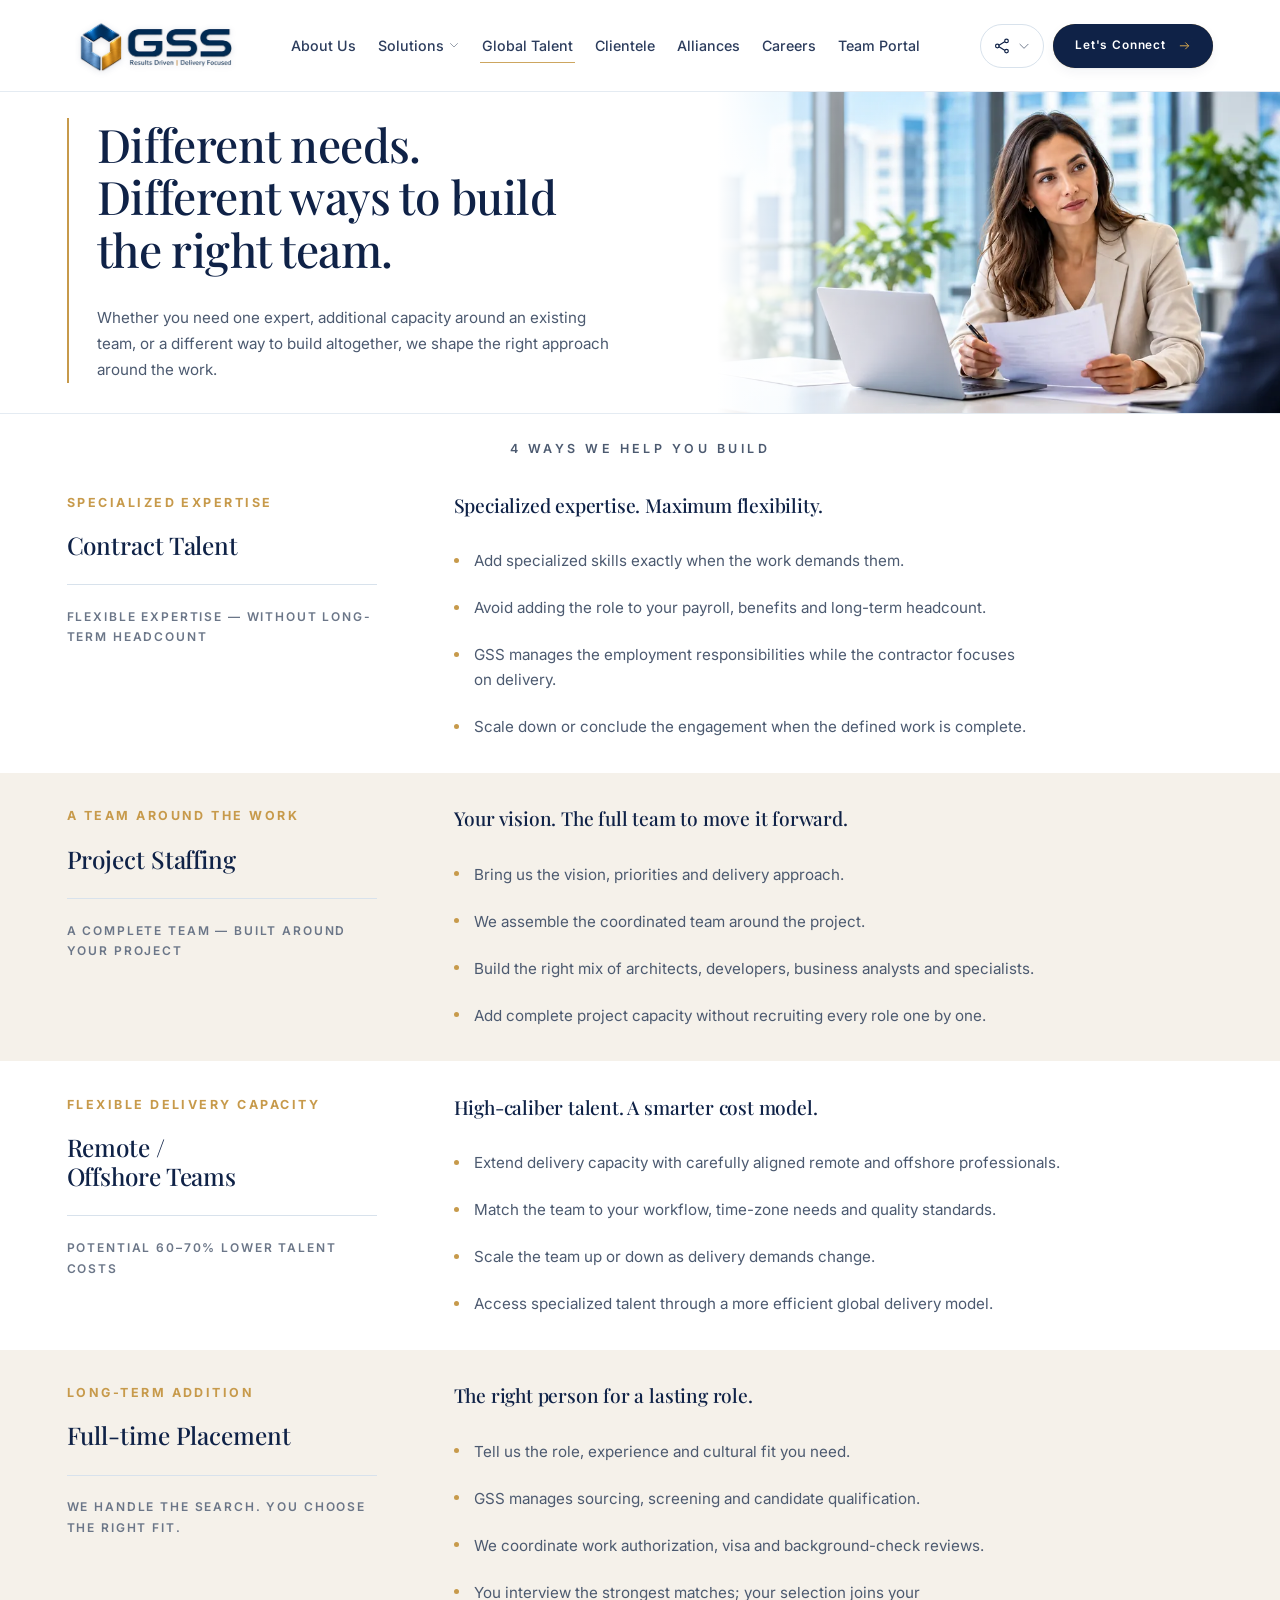
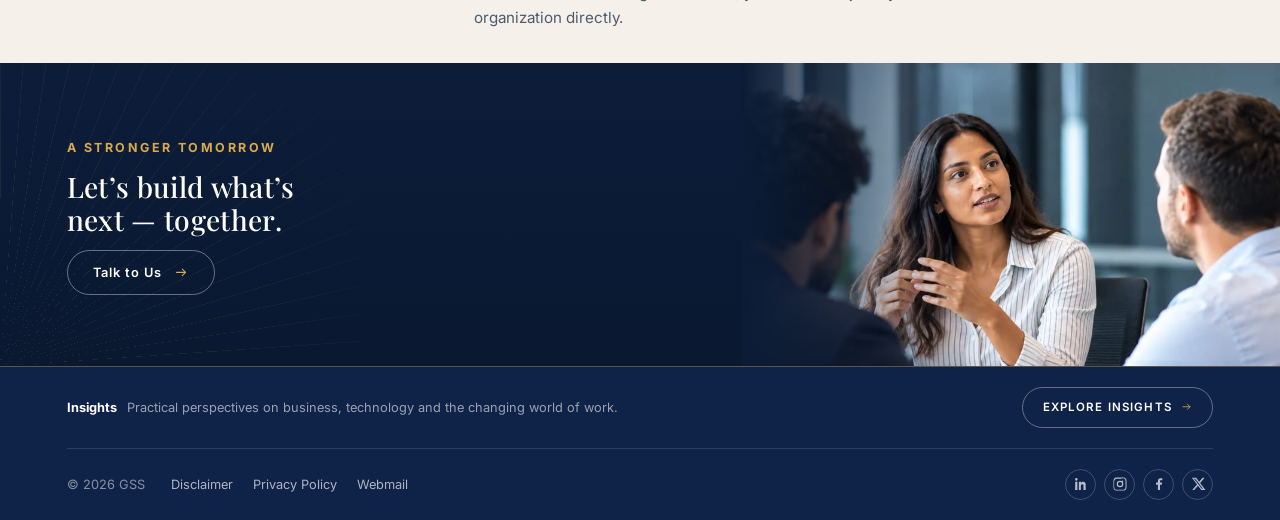
<file: html/global-talent.html>
<!DOCTYPE html>
<html lang="en" data-theme="light">

<head>
  <meta charset="utf-8">
  <meta name="viewport" content="width=device-width, initial-scale=1">
  <title>Global Talent — GSS</title>
  <meta name="description"
    content="Contract talent, project staffing, remote and offshore teams and full-time placement — GSS shapes the right way to build your team around the work.">
  <meta name="theme-color" content="#0F2247">

  <!-- Open Graph -->
  <meta property="og:type" content="website">
  <meta property="og:title" content="Global Talent &mdash; GSS">
  <meta property="og:description"
    content="Contract talent, project staffing, remote and offshore teams and full-time placement — GSS shapes the right way to build your team around the work.">
  <meta property="og:image" content="https://globalsoftsystems.com/images/pages/gt-hero-1300.jpg">
  <meta property="og:site_name" content="Global Soft Systems">
  <meta name="twitter:card" content="summary_large_image">

  <link rel="icon" href="../images/brand/favicon-48.png" type="image/png">
  <link rel="icon" href="../images/brand/favicon.svg" type="image/svg+xml">

  <!-- Fonts -->
  <link rel="preconnect" href="https://fonts.googleapis.com">
  <link rel="preconnect" href="https://fonts.gstatic.com" crossorigin>
  <link rel="preconnect" href="https://embed.tawk.to" crossorigin>
  <link rel="preconnect" href="https://va.tawk.to" crossorigin>
  <link rel="stylesheet"
    href="https://fonts.googleapis.com/css2?family=Playfair+Display:wght@400;500;600&family=Inter:wght@400;500;600;700&display=swap">

  <!-- The hero photo is the LCP element — preload it. -->
  <link rel="preload" as="image" href="../images/pages/gt-hero-1300.webp"
    imagesrcset="../images/pages/gt-hero-560.webp 560w, ../images/pages/gt-hero-900.webp 900w, ../images/pages/gt-hero-1300.webp 1300w"
    imagesizes="(max-width: 900px) 100vw, 50vw" fetchpriority="high">

  <link rel="stylesheet" href="../css/style.css">

  <!-- Flag JS support so scroll-reveal never hides content when scripting is off -->
  <script src="../js/core/init.js"></script>
  <script src="../js/core/chat.js"></script>
</head>

<body class="global-talent-page">

  <a class="skip-link" href="#main">Skip to main content</a>

  <svg class="sprite" aria-hidden="true" focusable="false" xmlns="http://www.w3.org/2000/svg">
    <defs>
      <g id="ico-base" fill="none" stroke="currentColor" stroke-width="1.5" stroke-linecap="round"
        stroke-linejoin="round"></g>
    </defs>

    <symbol id="i-clock" viewBox="0 0 24 24">
      <g fill="none" stroke="currentColor" stroke-width="1.5" stroke-linecap="round" stroke-linejoin="round">
        <circle cx="12" cy="12" r="9" />
        <path d="M12 6.8V12l3.6 2.1" />
      </g>
    </symbol>

    <symbol id="i-users" viewBox="0 0 24 24">
      <g fill="none" stroke="currentColor" stroke-width="1.5" stroke-linecap="round" stroke-linejoin="round">
        <circle cx="9.4" cy="8.4" r="3.2" />
        <path d="M3.2 19.4a6.2 6.2 0 0 1 12.4 0" />
        <path d="M16.4 5.7a3 3 0 0 1 0 5.5" />
        <path d="M17.6 14.4a5.3 5.3 0 0 1 3.2 5" />
      </g>
    </symbol>

    <symbol id="i-handshake" viewBox="0 0 24 24">
      <g fill="none" stroke="currentColor" stroke-width="1.55" stroke-linecap="round" stroke-linejoin="round">
        <path d="m11 17 2 2a1 1 0 1 0 3-3" />
        <path
          d="m14 14 2.5 2.5a1 1 0 1 0 3-3l-3.88-3.88a3 3 0 0 0-4.24 0l-.88.88a1 1 0 1 1-3-3l2.81-2.81a5.79 5.79 0 0 1 7.06-.87l.47.28a2 2 0 0 0 1.42.25L21 4" />
        <path d="m21 3 1 11h-2" />
        <path d="M3 3 2 14l6.5 6.5a1 1 0 1 0 3-3" />
        <path d="M3 4h8" />
      </g>
    </symbol>

    <symbol id="i-chart" viewBox="0 0 24 24">
      <g fill="none" stroke="currentColor" stroke-width="1.7" stroke-linecap="round">
        <path d="M5 19.5v-4.8M10.3 19.5V9.2M15.7 19.5v-7.4M21 19.5V5.4" />
      </g>
    </symbol>

    <symbol id="i-user-circle" viewBox="0 0 24 24">
      <g fill="none" stroke="currentColor" stroke-width="1.5" stroke-linecap="round" stroke-linejoin="round">
        <circle cx="12" cy="12" r="9" />
        <circle cx="12" cy="10" r="3" />
        <path d="M6.4 18.7a6.4 6.4 0 0 1 11.2 0" />
      </g>
    </symbol>

    <symbol id="i-briefcase-clock" viewBox="0 0 24 24">
      <g fill="none" stroke="currentColor" stroke-width="1.5" stroke-linecap="round" stroke-linejoin="round">
        <path d="M12.6 18.5H4.1a1.6 1.6 0 0 1-1.6-1.6V9.1a1.6 1.6 0 0 1 1.6-1.6h11.4a1.6 1.6 0 0 1 1.6 1.6v1.6" />
        <path d="M6.9 7.5V6a1.6 1.6 0 0 1 1.6-1.6h2.6A1.6 1.6 0 0 1 12.7 6v1.5" />
        <circle cx="17.6" cy="16" r="4.4" />
        <path d="M17.6 13.9V16l1.5.9" />
      </g>
    </symbol>

    <symbol id="i-org" viewBox="0 0 24 24">
      <g fill="none" stroke="currentColor" stroke-width="1.5" stroke-linecap="round" stroke-linejoin="round">
        <circle cx="12" cy="5" r="2.4" />
        <circle cx="6" cy="19" r="2.4" />
        <circle cx="18" cy="19" r="2.4" />
        <path d="M12 7.4v3.3M6 16.6V14h12v2.6M12 10.7V14" />
      </g>
    </symbol>

    <symbol id="i-globe" viewBox="0 0 24 24">
      <g fill="none" stroke="currentColor" stroke-width="1.5" stroke-linecap="round" stroke-linejoin="round">
        <circle cx="12" cy="12" r="9" />
        <path d="M3.3 12h17.4" />
        <path d="M12 3c2.5 2.6 2.5 15.4 0 18M12 3c-2.5 2.6-2.5 15.4 0 18" />
      </g>
    </symbol>

    <symbol id="i-user-check" viewBox="0 0 24 24">
      <g fill="none" stroke="currentColor" stroke-width="1.5" stroke-linecap="round" stroke-linejoin="round">
        <circle cx="9.4" cy="8" r="3.4" />
        <path d="M3.1 19.6a6.3 6.3 0 0 1 12.6 0" />
        <path d="m16.6 11.7 2 2 3.4-3.6" />
      </g>
    </symbol>

    <symbol id="i-award" viewBox="0 0 24 24">
      <g fill="none" stroke="currentColor" stroke-width="1.5" stroke-linecap="round" stroke-linejoin="round">
        <circle cx="12" cy="9" r="5.2" />
        <path d="m8.7 13.5-1.4 6.4 4.7-2.5 4.7 2.5-1.4-6.4" />
      </g>
    </symbol>

    <symbol id="i-compass" viewBox="0 0 24 24">
      <g fill="none" stroke="currentColor" stroke-width="1.5" stroke-linecap="round" stroke-linejoin="round">
        <circle cx="12" cy="12" r="9" />
        <path d="m15.6 8.4-2.1 5.1-5.1 2.1 2.1-5.1z" />
      </g>
    </symbol>

    <symbol id="i-layers" viewBox="0 0 24 24">
      <g fill="none" stroke="currentColor" stroke-width="1.5" stroke-linecap="round" stroke-linejoin="round">
        <path d="m12 3 9 4.6-9 4.6-9-4.6z" />
        <path d="m3 12.4 9 4.6 9-4.6" />
        <path d="m3 16.9 9 4.6 9-4.6" />
      </g>
    </symbol>

    <symbol id="i-shield" viewBox="0 0 24 24">
      <g fill="none" stroke="currentColor" stroke-width="1.5" stroke-linecap="round" stroke-linejoin="round">
        <path d="M12 3 4.6 6.1v5.6c0 4.5 3.1 7.8 7.4 9.2 4.3-1.4 7.4-4.7 7.4-9.2V6.1z" />
        <path d="m9.1 12 2.2 2.2 4.1-4.4" />
      </g>
    </symbol>

    <symbol id="i-arrow" viewBox="0 0 24 24">
      <g fill="none" stroke="currentColor" stroke-width="1.7" stroke-linecap="round" stroke-linejoin="round">
        <path d="M4 12h14.5" />
        <path d="m13.4 6.6 5.4 5.4-5.4 5.4" />
      </g>
    </symbol>

    <symbol id="i-chevron" viewBox="0 0 24 24">
      <g fill="none" stroke="currentColor" stroke-width="1.6" stroke-linecap="round" stroke-linejoin="round">
        <path d="m5 9 7 7 7-7" />
      </g>
    </symbol>

    <symbol id="i-sun" viewBox="0 0 24 24">
      <g fill="none" stroke="currentColor" stroke-width="1.5" stroke-linecap="round">
        <circle cx="12" cy="12" r="4" />
        <path
          d="M12 2.6v2.2M12 19.2v2.2M21.4 12h-2.2M4.8 12H2.6M18.6 5.4l-1.6 1.6M7 17l-1.6 1.6M18.6 18.6 17 17M7 7 5.4 5.4" />
      </g>
    </symbol>

    <symbol id="i-moon" viewBox="0 0 24 24">
      <g fill="none" stroke="currentColor" stroke-width="1.5" stroke-linecap="round" stroke-linejoin="round">
        <path d="M20.5 14.2A8.6 8.6 0 0 1 9.8 3.5a8.6 8.6 0 1 0 10.7 10.7z" />
      </g>
    </symbol>

    <symbol id="i-quote" viewBox="0 0 40 30">
      <g fill="currentColor">
        <path
          d="M0 30V16.6C0 7.4 4.9 1.4 14.3 0l1.3 4.4c-5 1.4-7.6 4.4-7.7 8.9h6.7V30zm23.4 0V16.6C23.4 7.4 28.3 1.4 37.7 0L39 4.4c-5 1.4-7.6 4.4-7.7 8.9H38V30z" />
      </g>
    </symbol>

    <symbol id="i-x" viewBox="0 0 24 24">
      <path fill="currentColor"
        d="M18.9 2.6h3.1l-6.8 7.8 8 10.6h-6.3l-4.9-6.4-5.6 6.4H3.3l7.3-8.3-7.7-10.1h6.4l4.4 5.9zM17.8 19.1h1.7L7.7 4.3H5.9z" />
    </symbol>
  </svg>

  <header class="site-header" id="siteHeader">
    <div class="container header-inner">

      <a class="logo" href="/" aria-label="GSS — Global Soft Systems, home">
        <img class="logo-img logo-img--light" src="../images/brand/gss-logo-light.webp"
          alt="GSS — Global Soft Systems: Results Driven | Delivery Focused" width="190" height="76">
        <img class="logo-img logo-img--dark" src="../images/brand/gss-logo-dark.webp" alt="" aria-hidden="true"
          width="190" height="76">
      </a>

      <nav class="nav-desktop" aria-label="Primary">
        <ul>
          <li><a href="/about">About Us</a></li>
          <li class="has-dropdown">
            <a href="/business-consulting" aria-haspopup="true" aria-expanded="false">Solutions <svg
                class="ico nav-caret" aria-hidden="true">
                <use href="#i-chevron" />
              </svg></a>
            <!-- Solutions mega menu (reusable "solutions-card" component; each item links to its own page) -->
            <div class="nav-megamenu" role="menu" aria-label="Solutions menu">
              <div class="container solutions-cards">
                <a class="solutions-card" role="menuitem" href="/business-consulting">
                  <span class="solutions-card-num">01</span>
                  <span class="solutions-card-title">Business Consulting</span>
                  <span class="solutions-card-desc">Understand the challenge first. Then build the right path
                    forward.</span>
                  <span class="solutions-card-explore">Explore <svg class="ico" aria-hidden="true">
                      <use href="#i-arrow" />
                    </svg></span>
                </a>
                <a class="solutions-card" role="menuitem" href="/data-business-insight">
                  <span class="solutions-card-num">02</span>
                  <span class="solutions-card-title">Data &amp; Business Insight</span>
                  <span class="solutions-card-desc">Turn the information you have into better business decisions.</span>
                  <span class="solutions-card-explore">Explore <svg class="ico" aria-hidden="true">
                      <use href="#i-arrow" />
                    </svg></span>
                </a>
                <a class="solutions-card" role="menuitem" href="/technology-delivery">
                  <span class="solutions-card-num">03</span>
                  <span class="solutions-card-title">Technology &amp; Delivery</span>
                  <span class="solutions-card-desc">Make the technology your business depends on work better.</span>
                  <span class="solutions-card-explore">Explore <svg class="ico" aria-hidden="true">
                      <use href="#i-arrow" />
                    </svg></span>
                </a>
                <a class="solutions-card" role="menuitem" href="/our-focus-area">
                  <span class="solutions-card-num">04</span>
                  <span class="solutions-card-title">Our Focus Area</span>
                  <span class="solutions-card-desc">See where we&rsquo;re bringing added focus to the challenges shaping
                    what comes next.</span>
                  <span class="solutions-card-explore">Explore <svg class="ico" aria-hidden="true">
                      <use href="#i-arrow" />
                    </svg></span>
                </a>
              </div>
            </div>
          </li>
          <li><a href="/global-talent" class="is-current" aria-current="page">Global Talent</a></li>
          <li><a href="/clientele">Clientele</a></li>
          <li><a href="/alliances">Alliances</a></li>
          <li><a href="/career">Careers</a></li>
          <li><a href="https://workforce.ceipal.com/pages/sign-in" target="_blank" rel="noopener">Team Portal</a></li>
        </ul>
      </nav>

      <div class="header-actions">
        <div class="social-menu" id="socialMenu">
          <button class="social-btn" id="socialToggle" type="button" aria-label="Connect with GSS on social media"
            title="Connect with GSS" aria-haspopup="true" aria-expanded="false" aria-controls="socialDropdown">
            <svg class="social-glyph" viewBox="0 0 24 24" fill="none" stroke="currentColor" stroke-width="1.6"
              stroke-linecap="round" stroke-linejoin="round" aria-hidden="true">
              <circle cx="18" cy="5.2" r="2.4" />
              <circle cx="5.8" cy="12" r="2.4" />
              <circle cx="18" cy="18.8" r="2.4" />
              <path d="m8 10.9 7.5-4.5M8 13.1l7.5 4.5" />
            </svg>
            <span class="social-btn-label">Connect</span>
            <svg class="ico social-caret" aria-hidden="true">
              <use href="#i-chevron" />
            </svg>
          </button>
          <div class="social-dropdown" id="socialDropdown" role="menu" aria-label="Connect with GSS" hidden>
            <a class="social-item" role="menuitem" href="https://www.linkedin.com/company/global-soft-systems/"
              target="_blank" rel="noopener"><span class="social-item-ico"><svg viewBox="0 0 24 24" aria-hidden="true">
                  <path
                    d="M6.94 5A1.94 1.94 0 1 1 3.06 5a1.94 1.94 0 0 1 3.88 0zM3.3 8.48h3.28V21H3.3zm5.5 0h3.15v1.71h.05c.44-.83 1.5-1.71 3.1-1.71 3.32 0 3.93 2.18 3.93 5.02V21h-3.28v-5.55c0-1.32-.02-3.02-1.84-3.02-1.84 0-2.12 1.44-2.12 2.93V21H8.8z" />
                </svg></span><span>LinkedIn</span></a>
            <a class="social-item" role="menuitem" href="https://www.instagram.com/globalsoftsystemsinc/"
              target="_blank" rel="noopener"><span class="social-item-ico"><svg viewBox="0 0 24 24" aria-hidden="true">
                  <path
                    d="M12 2.2c3.2 0 3.58.01 4.85.07 1.17.05 1.8.25 2.23.41.56.22.96.48 1.38.9.42.42.68.82.9 1.38.16.42.36 1.06.41 2.23.06 1.27.07 1.65.07 4.85s-.01 3.58-.07 4.85c-.05 1.17-.25 1.8-.41 2.23-.22.56-.48.96-.9 1.38-.42.42-.82.68-1.38.9-.42.16-1.06.36-2.23.41-1.27.06-1.65.07-4.85.07s-3.58-.01-4.85-.07c-1.17-.05-1.8-.25-2.23-.41-.56-.22-.96-.48-1.38-.9-.42-.42-.68-.82-.9-1.38-.16-.42-.36-1.06-.41-2.23C2.21 15.58 2.2 15.2 2.2 12s.01-3.58.07-4.85c.05-1.17.25-1.8.41-2.23.22-.56.48-.96.9-1.38.42-.42.82-.68 1.38-.9.42-.16 1.06-.36 2.23-.41C8.42 2.21 8.8 2.2 12 2.2zm0 1.8c-3.15 0-3.5.01-4.74.07-.9.04-1.38.19-1.7.32-.43.16-.74.36-1.06.68-.32.32-.52.63-.68 1.06-.13.32-.28.8-.32 1.7C3.21 8.5 3.2 8.85 3.2 12s.01 3.5.07 4.74c.04.9.19 1.38.32 1.7.16.43.36.74.68 1.06.32.32.63.52 1.06.68.32.13.8.28 1.7.32 1.24.06 1.59.07 4.74.07s3.5-.01 4.74-.07c.9-.04 1.38-.19 1.7-.32.43-.16.74-.36 1.06-.68.32-.32.52-.63.68-1.06.13-.32.28-.8.32-1.7.06-1.24.07-1.59.07-4.74s-.01-3.5-.07-4.74c-.04-.9-.19-1.38-.32-1.7-.16-.43-.36-.74-.68-1.06-.32-.32-.63-.52-1.06-.68-.32-.13-.8-.28-1.7-.32C15.5 4.01 15.15 4 12 4zm0 3.06A4.94 4.94 0 1 1 12 16.94 4.94 4.94 0 0 1 12 7.06zm0 1.8a3.14 3.14 0 1 0 0 6.28 3.14 3.14 0 0 0 0-6.28zm5.02-.9a1.15 1.15 0 1 1-2.3 0 1.15 1.15 0 0 1 2.3 0z" />
                </svg></span><span>Instagram</span></a>
            <a class="social-item" role="menuitem" href="https://www.facebook.com/profile.php?id=100065179203337"
              target="_blank" rel="noopener"><span class="social-item-ico"><svg viewBox="0 0 24 24" aria-hidden="true">
                  <path
                    d="M13.5 21v-8h2.7l.4-3.1h-3.1V7.9c0-.9.25-1.5 1.55-1.5H17V3.6c-.3 0-1.3-.13-2.5-.13-2.47 0-4.16 1.5-4.16 4.27v2.16H7.6V13h2.74v8z" />
                </svg></span><span>Facebook</span></a>
            <a class="social-item" role="menuitem" href="https://twitter.com/gssglobalsoft" target="_blank"
              rel="noopener"><span class="social-item-ico"><svg viewBox="0 0 24 24" aria-hidden="true">
                  <use href="#i-x" />
                </svg></span><span>X</span></a>
          </div>
        </div>
        <a class="btn btn-primary btn-sm btn-splash" href="/contact"><span class="btn-splash__label">Let's Connect <svg
              class="ico" aria-hidden="true">
              <use href="#i-arrow" />
            </svg></span><span class="btn-splash__cover" aria-hidden="true">Let's Connect <svg class="ico"
              aria-hidden="true">
              <use href="#i-arrow" />
            </svg></span></a>
        <button class="hamburger" id="menuToggle" type="button" aria-label="Open menu" aria-expanded="false"
          aria-controls="mobileNav">
          <span></span><span></span><span></span>
        </button>
      </div>
    </div>
  </header>

  <!-- Mobile overlay menu -->
  <div class="mobile-nav" id="mobileNav" hidden>
    <nav aria-label="Mobile">
      <ul>
        <li><a href="/about">About Us</a></li>
        <li class="mobile-subnav">
          <div class="mobile-subnav-row">
            <a href="/business-consulting">Solutions</a>
            <button class="mobile-subnav-toggle" type="button" aria-expanded="false"
              aria-controls="mobileSolutionsPanel" aria-label="Toggle Solutions submenu"><svg class="ico"
                aria-hidden="true">
                <use href="#i-chevron" />
              </svg></button>
          </div>
          <div class="mobile-subnav-wrap">
            <ul class="mobile-subnav-panel" id="mobileSolutionsPanel">
              <li><a href="/business-consulting">Business Consulting</a></li>
              <li><a href="/data-business-insight">Data &amp; Business Insight</a></li>
              <li><a href="/technology-delivery">Technology &amp; Delivery</a></li>
              <li><a href="/our-focus-area">Our Focus Area</a></li>
            </ul>
          </div>
        </li>
        <li><a href="/global-talent" class="is-current" aria-current="page">Global Talent</a></li>
        <li><a href="/clientele">Clientele</a></li>
        <li><a href="/alliances">Alliances</a></li>
        <li><a href="/career">Careers</a></li>
        <li><a href="https://workforce.ceipal.com/pages/sign-in" target="_blank" rel="noopener">Team Portal</a></li>
      </ul>
    </nav>
    <div class="mobile-connect" id="mobileConnect">
      <button class="mobile-connect-toggle" id="mobileConnectToggle" type="button" aria-expanded="true"
        aria-controls="mobileConnectPanel">Connect With Us <svg class="ico" aria-hidden="true">
          <use href="#i-chevron" />
        </svg></button>
      <div class="mobile-connect-wrap">
        <ul class="mobile-connect-panel" id="mobileConnectPanel">
          <li><a class="mobile-social" href="https://www.linkedin.com/company/global-soft-systems/" target="_blank"
              rel="noopener"><span class="mobile-social-ico"><svg viewBox="0 0 24 24" aria-hidden="true">
                  <path
                    d="M6.94 5A1.94 1.94 0 1 1 3.06 5a1.94 1.94 0 0 1 3.88 0zM3.3 8.48h3.28V21H3.3zm5.5 0h3.15v1.71h.05c.44-.83 1.5-1.71 3.1-1.71 3.32 0 3.93 2.18 3.93 5.02V21h-3.28v-5.55c0-1.32-.02-3.02-1.84-3.02-1.84 0-2.12 1.44-2.12 2.93V21H8.8z" />
                </svg></span><span>LinkedIn</span></a></li>
          <li><a class="mobile-social" href="https://www.instagram.com/globalsoftsystemsinc/" target="_blank"
              rel="noopener"><span class="mobile-social-ico"><svg viewBox="0 0 24 24" aria-hidden="true">
                  <path
                    d="M12 2.2c3.2 0 3.58.01 4.85.07 1.17.05 1.8.25 2.23.41.56.22.96.48 1.38.9.42.42.68.82.9 1.38.16.42.36 1.06.41 2.23.06 1.27.07 1.65.07 4.85s-.01 3.58-.07 4.85c-.05 1.17-.25 1.8-.41 2.23-.22.56-.48.96-.9 1.38-.42.42-.82.68-1.38.9-.42.16-1.06.36-2.23.41-1.27.06-1.65.07-4.85.07s-3.58-.01-4.85-.07c-1.17-.05-1.8-.25-2.23-.41-.56-.22-.96-.48-1.38-.9-.42-.42-.68-.82-.9-1.38-.16-.42-.36-1.06-.41-2.23C2.21 15.58 2.2 15.2 2.2 12s.01-3.58.07-4.85c.05-1.17.25-1.8.41-2.23.22-.56.48-.96.9-1.38.42-.42.82-.68 1.38-.9.42-.16 1.06-.36 2.23-.41C8.42 2.21 8.8 2.2 12 2.2zm0 1.8c-3.15 0-3.5.01-4.74.07-.9.04-1.38.19-1.7.32-.43.16-.74.36-1.06.68-.32.32-.52.63-.68 1.06-.13.32-.28.8-.32 1.7C3.21 8.5 3.2 8.85 3.2 12s.01 3.5.07 4.74c.04.9.19 1.38.32 1.7.16.43.36.74.68 1.06.32.32.63.52 1.06.68.32.13.8.28 1.7.32 1.24.06 1.59.07 4.74.07s3.5-.01 4.74-.07c.9-.04 1.38-.19 1.7-.32.43-.16.74-.36 1.06-.68.32-.32.52-.63.68-1.06.13-.32.28-.8.32-1.7.06-1.24.07-1.59.07-4.74s-.01-3.5-.07-4.74c-.04-.9-.19-1.38-.32-1.7-.16-.43-.36-.74-.68-1.06-.32-.32-.63-.52-1.06-.68-.32-.13-.8-.28-1.7-.32C15.5 4.01 15.15 4 12 4zm0 3.06A4.94 4.94 0 1 1 12 16.94 4.94 4.94 0 0 1 12 7.06zm0 1.8a3.14 3.14 0 1 0 0 6.28 3.14 3.14 0 0 0 0-6.28zm5.02-.9a1.15 1.15 0 1 1-2.3 0 1.15 1.15 0 0 1 2.3 0z" />
                </svg></span><span>Instagram</span></a></li>
          <li><a class="mobile-social" href="https://www.facebook.com/profile.php?id=100065179203337" target="_blank"
              rel="noopener"><span class="mobile-social-ico"><svg viewBox="0 0 24 24" aria-hidden="true">
                  <path
                    d="M13.5 21v-8h2.7l.4-3.1h-3.1V7.9c0-.9.25-1.5 1.55-1.5H17V3.6c-.3 0-1.3-.13-2.5-.13-2.47 0-4.16 1.5-4.16 4.27v2.16H7.6V13h2.74v8z" />
                </svg></span><span>Facebook</span></a></li>
          <li><a class="mobile-social" href="https://twitter.com/gssglobalsoft" target="_blank" rel="noopener"><span
                class="mobile-social-ico"><svg viewBox="0 0 24 24" aria-hidden="true">
                  <use href="#i-x" />
                </svg></span><span>X</span></a></li>
        </ul>
      </div>
    </div>

    <div class="mobile-nav-foot">
      <a class="btn btn-primary" href="/contact">Let's Connect <svg class="ico" aria-hidden="true">
          <use href="#i-arrow" />
        </svg></a>
    </div>
  </div>

  <main id="main">

    <!-- ══════════ 01 · HERO ══════════════════════════════════════ -->
    <section class="gt-hero" id="global-talent">
      <div class="gt-hero__grid">

        <div class="gt-hero__text">
          <h1 class="gt-hero__title reveal">Different needs. <br class="gt-nb">Different ways to build the right team.
          </h1>
          <p class="gt-hero__tail reveal">Whether you need one expert, additional capacity around an existing team, or a
            different way to build altogether, we shape the right approach around the work.</p>
        </div>

        <figure class="gt-hero__media reveal">
          <img src="../images/pages/gt-hero-1300.webp"
            srcset="../images/pages/gt-hero-560.webp 560w, ../images/pages/gt-hero-900.webp 900w, ../images/pages/gt-hero-1300.webp 1300w"
            sizes="(max-width: 900px) 100vw, 50vw" width="1300" height="732" fetchpriority="high" decoding="async"
            alt="A hiring manager listening across the table during a candidate conversation in a light-filled office">
        </figure>

      </div>
    </section>


    <!-- ══════════ 02 · WAYS WE HELP YOU BUILD ════════════════════ -->
    <section class="gt-intro">
      <span class="gt-intro__dots" aria-hidden="true"></span>
      <div class="container gt-intro__inner">
        <p class="abx-eyebrow gt-intro__eyebrow reveal">4 Ways We Help You Build</p>
      </div>
    </section>


    <!-- ══════════ 03 · CONTRACT TALENT ═══════════════════════════ -->
    <section class="gt-solution" id="contract-talent">
      <div class="container gt-solution__grid">

        <div class="gt-solution__aside">
          <p class="abx-eyebrow reveal">Specialized Expertise</p>
          <h2 class="gt-solution__title reveal">Contract Talent</h2>
          <p class="gt-solution__descriptor reveal">Flexible expertise &mdash; without long-term headcount</p>
        </div>

        <div class="gt-solution__body">
          <h3 class="gt-solution__lead reveal">Specialized expertise. Maximum flexibility.</h3>
          <ul class="gt-list reveal">
            <li>Add specialized skills exactly when the work demands them.</li>
            <li>Avoid adding the role to your payroll, benefits and long-term headcount.</li>
            <li>GSS manages the employment responsibilities while the contractor focuses on delivery.</li>
            <li>Scale down or conclude the engagement when the defined work is complete.</li>
          </ul>
        </div>

      </div>
    </section>


    <!-- ══════════ 04 · PROJECT STAFFING ══════════════════════════ -->
    <section class="gt-solution gt-solution--cream" id="project-staffing">
      <div class="container gt-solution__grid">

        <div class="gt-solution__aside">
          <p class="abx-eyebrow reveal">A Team Around the Work</p>
          <h2 class="gt-solution__title reveal">Project Staffing</h2>
          <p class="gt-solution__descriptor reveal">A complete team &mdash; built around your project</p>
        </div>

        <div class="gt-solution__body">
          <h3 class="gt-solution__lead reveal">Your vision. The full team to move it forward.</h3>
          <ul class="gt-list reveal">
            <li>Bring us the vision, priorities and delivery approach.</li>
            <li>We assemble the coordinated team around the project.</li>
            <li>Build the right mix of architects, developers, business analysts and specialists.</li>
            <li>Add complete project capacity without recruiting every role one by one.</li>
          </ul>
        </div>

      </div>
    </section>


    <!-- ══════════ 05 · REMOTE / OFFSHORE TEAMS ═══════════════════ -->
    <section class="gt-solution" id="remote-offshore-teams">
      <div class="container gt-solution__grid">

        <div class="gt-solution__aside">
          <p class="abx-eyebrow reveal">Flexible Delivery Capacity</p>
          <h2 class="gt-solution__title reveal">Remote / <br class="gt-nb">Offshore Teams</h2>
          <p class="gt-solution__descriptor reveal">Potential 60&ndash;70% lower talent costs</p>
        </div>

        <div class="gt-solution__body">
          <h3 class="gt-solution__lead reveal">High-caliber talent. A smarter cost model.</h3>
          <ul class="gt-list reveal">
            <li>Extend delivery capacity with carefully aligned remote and offshore professionals.</li>
            <li>Match the team to your workflow, time-zone needs and quality standards.</li>
            <li>Scale the team up or down as delivery demands change.</li>
            <li>Access specialized talent through a more efficient global delivery model.</li>
          </ul>
        </div>

      </div>
    </section>


    <!-- ══════════ 06 · FULL-TIME PLACEMENT ═══════════════════════ -->
    <section class="gt-solution gt-solution--cream" id="full-time-placement">
      <div class="container gt-solution__grid">

        <div class="gt-solution__aside">
          <p class="abx-eyebrow reveal">Long-Term Addition</p>
          <h2 class="gt-solution__title reveal">Full-time Placement</h2>
          <p class="gt-solution__descriptor reveal">We handle the search. You choose the right fit.</p>
        </div>

        <div class="gt-solution__body">
          <h3 class="gt-solution__lead reveal">The right person for a lasting role.</h3>
          <ul class="gt-list reveal">
            <li>Tell us the role, experience and cultural fit you need.</li>
            <li>GSS manages sourcing, screening and candidate qualification.</li>
            <li>We coordinate work authorization, visa and background-check reviews.</li>
            <li>You interview the strongest matches; your selection joins your organization directly.</li>
          </ul>
        </div>

      </div>
    </section>


    <!-- ══════════ 07 · CLOSING CTA (dark band) ═══════════════════ -->
    <section class="gt-cta" id="lets-talk">
      <span class="sunburst sunburst-left sunburst--onDark" aria-hidden="true"></span>
      <div class="gt-cta__grid">

        <div class="gt-cta__lead">
          <p class="abx-eyebrow abx-eyebrow--onDark reveal">A Stronger Tomorrow</p>
          <h2 class="gt-cta__title reveal">Let&rsquo;s build what&rsquo;s <br class="gt-nb">next &mdash; together.</h2>
          <p class="gt-cta__act reveal">
            <a class="btn btn-sm gt-cta__btn" href="/contact">Talk to Us <svg class="ico" aria-hidden="true">
                <use href="#i-arrow" />
              </svg></a>
          </p>
        </div>

        <figure class="gt-cta__media reveal">
          <img src="../images/pages/gt-cta-1300.webp"
            srcset="../images/pages/gt-cta-560.webp 560w, ../images/pages/gt-cta-900.webp 900w, ../images/pages/gt-cta-1300.webp 1300w"
            sizes="(max-width: 900px) 100vw, 44vw" width="1300" height="731" loading="lazy" decoding="async"
            alt="Three colleagues in an open office discussing an approach together">
        </figure>

      </div>
    </section>

  </main>

  <footer class="site-footer">
    <div class="container">
      <div class="footer-insights">
        <p class="footer-insights-text"><span class="footer-insights-label">Insights</span><span
            class="footer-insights-desc">Practical perspectives on business, technology and the changing world of work.</span></p>
        <a class="footer-insights-cta" href="/blog">Explore Insights <svg class="ico" aria-hidden="true">
            <use href="#i-arrow" />
          </svg></a>
      </div>

      <div class="footer-bar">
        <p class="footer-copy">&copy; <span id="year">2026</span> GSS</p>

        <nav class="footer-links" aria-label="Footer links">
          <button type="button" data-legal-open="disclaimer" aria-haspopup="dialog"
            aria-controls="legalDialog">Disclaimer</button>
          <button type="button" data-legal-open="privacy" aria-haspopup="dialog" aria-controls="legalDialog">Privacy
            Policy</button>
          <a class="footer-webmail" href="https://gator2126.hostgator.com:2096/" target="_blank" rel="noopener">Webmail</a>
        </nav>

        <ul class="footer-social">
          <li><a href="https://www.linkedin.com/company/global-soft-systems/" target="_blank" rel="noopener"
              aria-label="GSS on LinkedIn">
              <svg viewBox="0 0 24 24" aria-hidden="true">
                <path
                  d="M6.94 5A1.94 1.94 0 1 1 3.06 5a1.94 1.94 0 0 1 3.88 0zM3.3 8.48h3.28V21H3.3zm5.5 0h3.15v1.71h.05c.44-.83 1.5-1.71 3.1-1.71 3.32 0 3.93 2.18 3.93 5.02V21h-3.28v-5.55c0-1.32-.02-3.02-1.84-3.02-1.84 0-2.12 1.44-2.12 2.93V21H8.8z" />
              </svg>
            </a></li>
          <li><a href="https://www.instagram.com/globalsoftsystemsinc/" target="_blank" rel="noopener"
              aria-label="GSS on Instagram">
              <svg viewBox="0 0 24 24" aria-hidden="true">
                <path
                  d="M12 2.2c3.2 0 3.58.01 4.85.07 1.17.05 1.8.25 2.23.41.56.22.96.48 1.38.9.42.42.68.82.9 1.38.16.42.36 1.06.41 2.23.06 1.27.07 1.65.07 4.85s-.01 3.58-.07 4.85c-.05 1.17-.25 1.8-.41 2.23-.22.56-.48.96-.9 1.38-.42.42-.82.68-1.38.9-.42.16-1.06.36-2.23.41-1.27.06-1.65.07-4.85.07s-3.58-.01-4.85-.07c-1.17-.05-1.8-.25-2.23-.41-.56-.22-.96-.48-1.38-.9-.42-.42-.68-.82-.9-1.38-.16-.42-.36-1.06-.41-2.23C2.21 15.58 2.2 15.2 2.2 12s.01-3.58.07-4.85c.05-1.17.25-1.8.41-2.23.22-.56.48-.96.9-1.38.42-.42.82-.68 1.38-.9.42-.16 1.06-.36 2.23-.41C8.42 2.21 8.8 2.2 12 2.2zm0 1.8c-3.15 0-3.5.01-4.74.07-.9.04-1.38.19-1.7.32-.43.16-.74.36-1.06.68-.32.32-.52.63-.68 1.06-.13.32-.28.8-.32 1.7C3.21 8.5 3.2 8.85 3.2 12s.01 3.5.07 4.74c.04.9.19 1.38.32 1.7.16.43.36.74.68 1.06.32.32.63.52 1.06.68.32.13.8.28 1.7.32 1.24.06 1.59.07 4.74.07s3.5-.01 4.74-.07c.9-.04 1.38-.19 1.7-.32.43-.16.74-.36 1.06-.68.32-.32.52-.63.68-1.06.13-.32.28-.8.32-1.7.06-1.24.07-1.59.07-4.74s-.01-3.5-.07-4.74c-.04-.9-.19-1.38-.32-1.7-.16-.43-.36-.74-.68-1.06-.32-.32-.63-.52-1.06-.68-.32-.13-.8-.28-1.7-.32C15.5 4.01 15.15 4 12 4zm0 3.06A4.94 4.94 0 1 1 12 16.94 4.94 4.94 0 0 1 12 7.06zm0 1.8a3.14 3.14 0 1 0 0 6.28 3.14 3.14 0 0 0 0-6.28zm5.02-.9a1.15 1.15 0 1 1-2.3 0 1.15 1.15 0 0 1 2.3 0z" />
              </svg>
            </a></li>
          <li><a href="https://www.facebook.com/profile.php?id=100065179203337" target="_blank" rel="noopener"
              aria-label="GSS on Facebook">
              <svg viewBox="0 0 24 24" aria-hidden="true">
                <path
                  d="M13.5 21v-8h2.7l.4-3.1h-3.1V7.9c0-.9.25-1.5 1.55-1.5H17V3.6c-.3 0-1.3-.13-2.5-.13-2.47 0-4.16 1.5-4.16 4.27v2.16H7.6V13h2.74v8z" />
              </svg>
            </a></li>
          <li><a href="https://twitter.com/gssglobalsoft" target="_blank" rel="noopener" aria-label="GSS on X">
              <svg viewBox="0 0 24 24" aria-hidden="true">
                <use href="#i-x" />
              </svg>
            </a></li>
        </ul>
      </div>
    </div>
  </footer>

  <script src="../js/core/site.js"></script>
  <script src="../js/core/legal.js"></script>
</body>

</html>
</file>
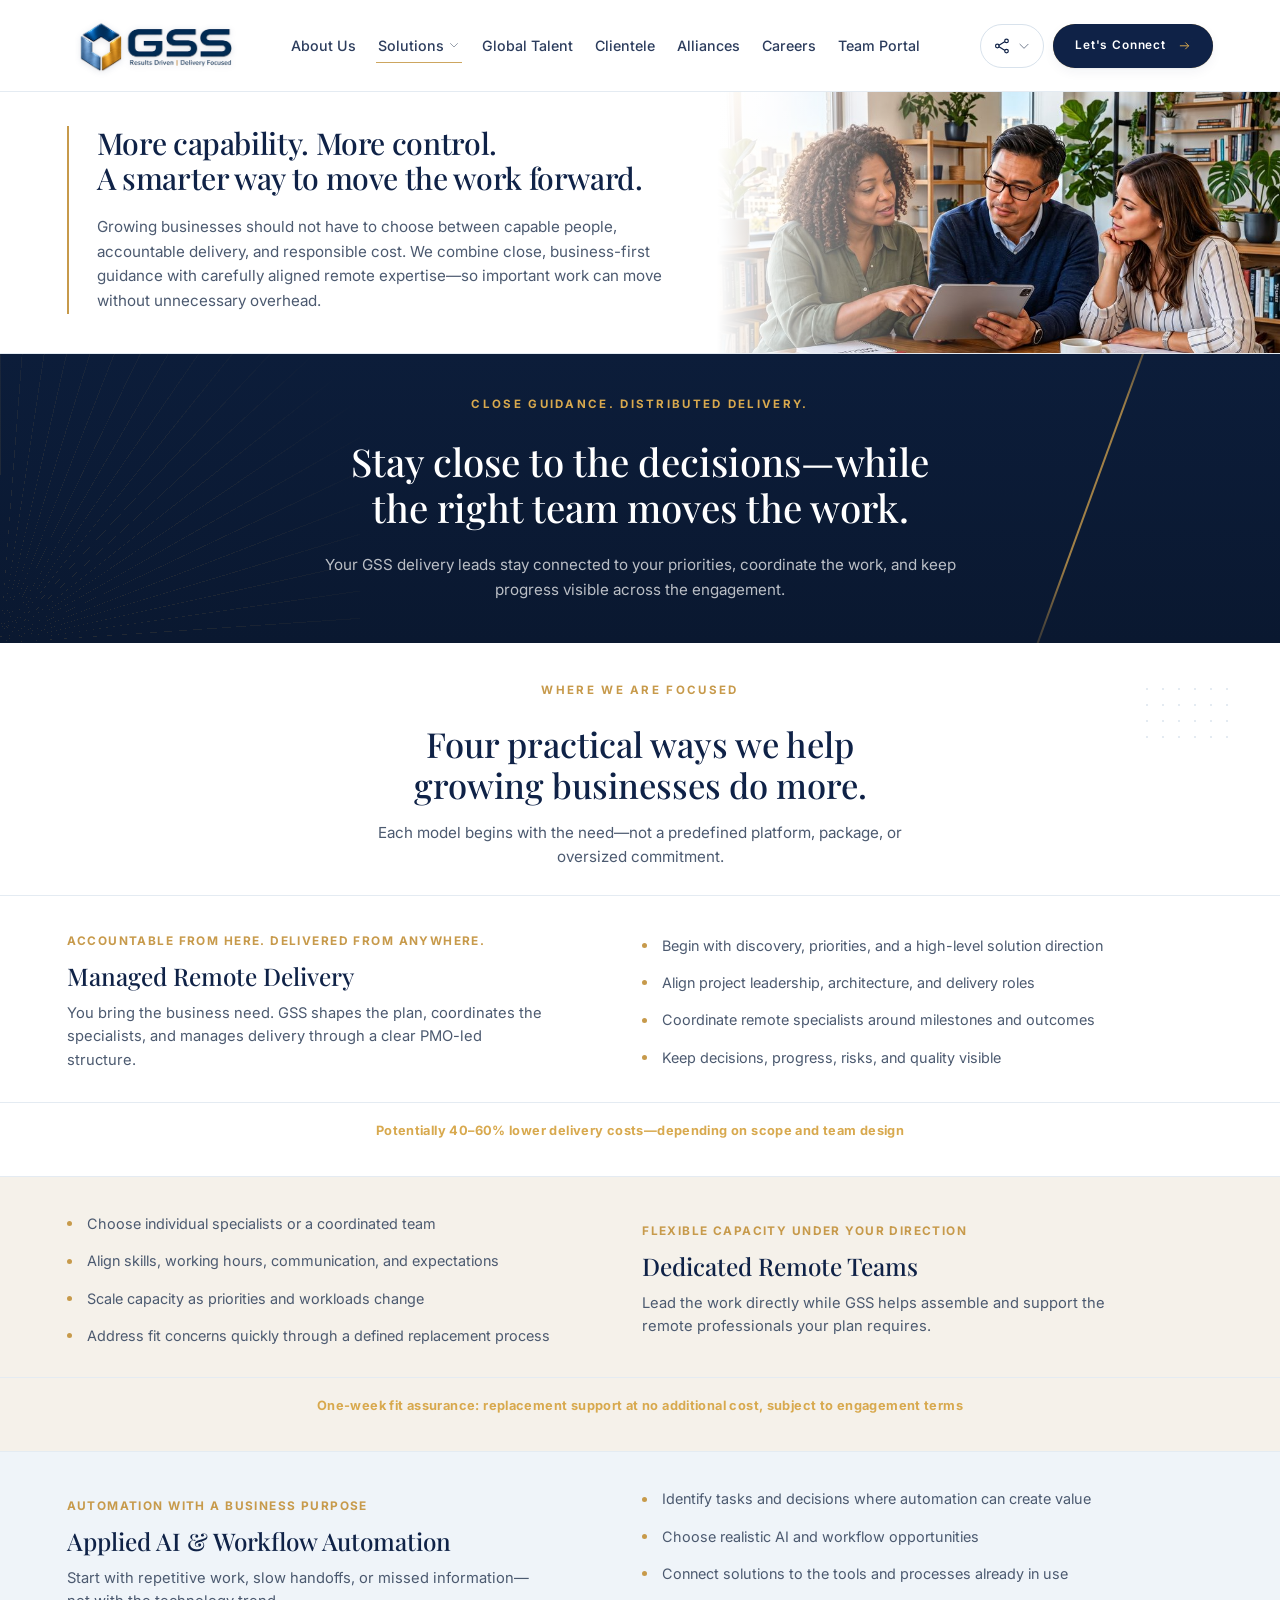
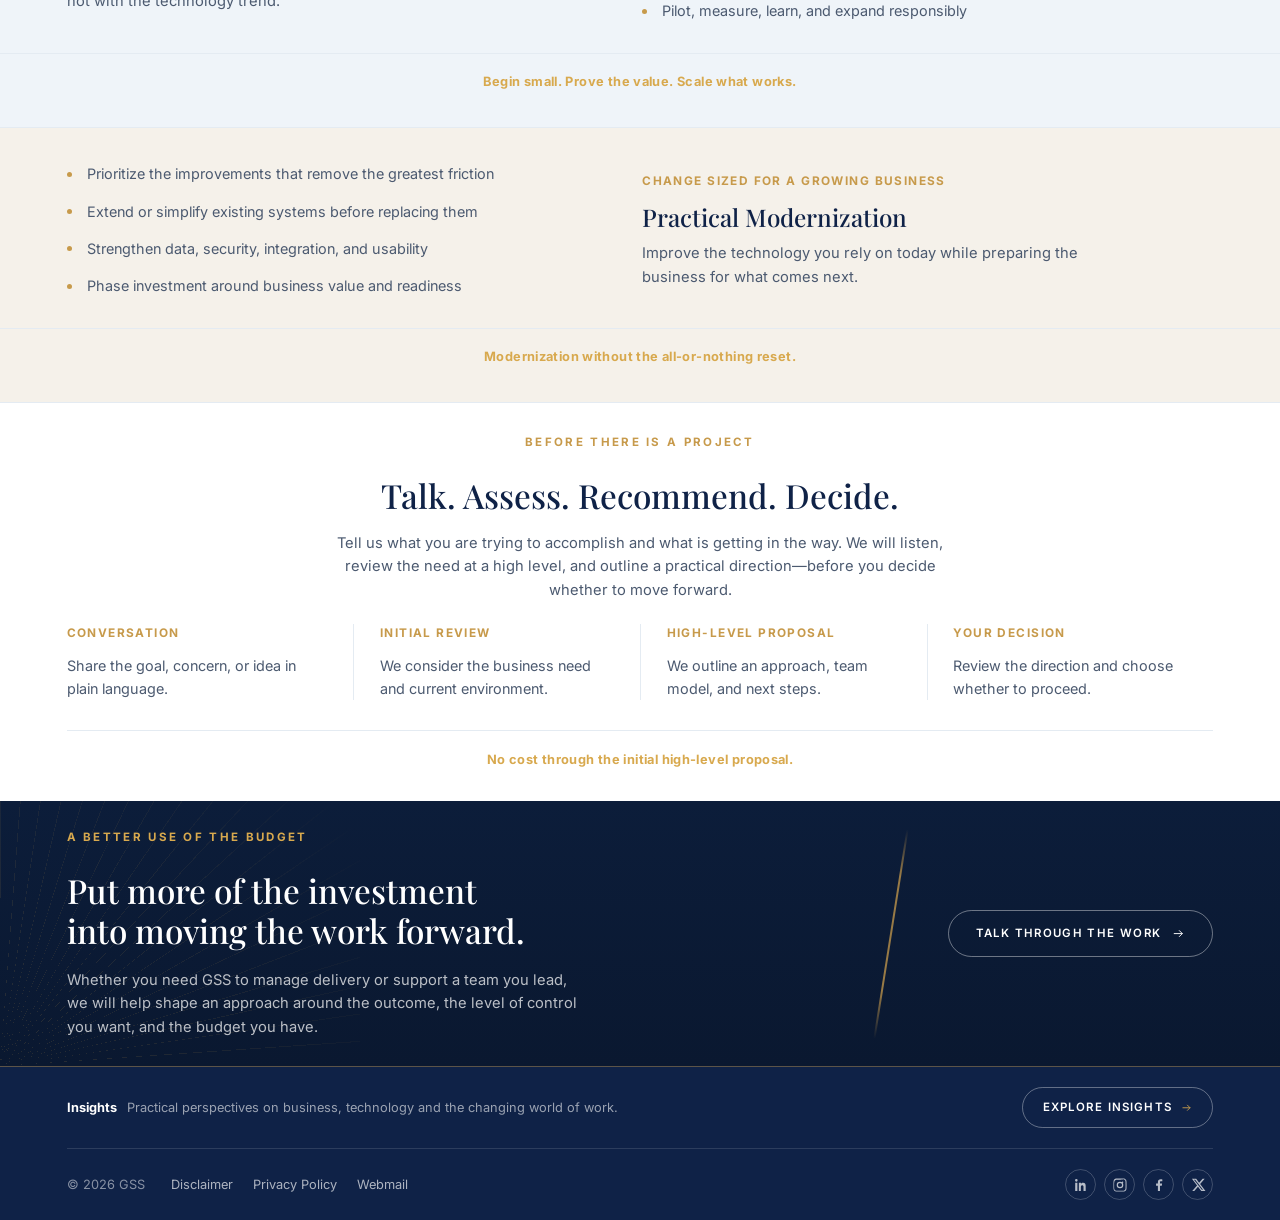
<file: html/our-focus-area.html>
<!DOCTYPE html>
<html lang="en" data-theme="light">
<head>
<meta charset="utf-8">
<meta name="viewport" content="width=device-width, initial-scale=1">
<title>Our Focus Area — GSS</title>
<meta name="description" content="Our Focus Area from GSS: managed remote delivery, dedicated remote teams, applied AI and workflow automation, and practical modernization — sized to the need, not a predefined package.">
<meta name="theme-color" content="#0F2247">

<!-- Open Graph -->
<meta property="og:type" content="website">
<meta property="og:title" content="Our Focus Area — GSS">
<meta property="og:description" content="Our Focus Area from GSS: managed remote delivery, dedicated remote teams, applied AI and workflow automation, and practical modernization — sized to the need, not a predefined package.">
<meta property="og:image" content="https://globalsoftsystems.com/images/home/hero-skyline-day-1200.jpg">
<meta property="og:site_name" content="Global Soft Systems">
<meta name="twitter:card" content="summary_large_image">

<link rel="icon" href="../images/brand/favicon-48.png" type="image/png">
<link rel="icon" href="../images/brand/favicon.svg" type="image/svg+xml">

<!-- Fonts -->
<link rel="preconnect" href="https://fonts.googleapis.com">
<link rel="preconnect" href="https://fonts.gstatic.com" crossorigin>
<link rel="preconnect" href="https://embed.tawk.to" crossorigin>
<link rel="preconnect" href="https://va.tawk.to" crossorigin>
<link rel="stylesheet" href="https://fonts.googleapis.com/css2?family=Playfair+Display:wght@400;500;600&family=Inter:wght@400;500;600;700&display=swap">

<link rel="stylesheet" href="../css/style.css">

<!-- Flag JS support so scroll-reveal never hides content when scripting is off -->
<script src="../js/core/init.js"></script>
<script src="../js/core/chat.js"></script>
</head>
<body class="focusarea-page">

<a class="skip-link" href="#main">Skip to main content</a>

<svg class="sprite" aria-hidden="true" focusable="false" xmlns="http://www.w3.org/2000/svg">
  <symbol id="i-arrow" viewBox="0 0 24 24"><g fill="none" stroke="currentColor" stroke-width="1.7" stroke-linecap="round" stroke-linejoin="round"><path d="M4 12h14.5"/><path d="m13.4 6.6 5.4 5.4-5.4 5.4"/></g></symbol>

  <symbol id="i-chevron" viewBox="0 0 24 24"><g fill="none" stroke="currentColor" stroke-width="1.6" stroke-linecap="round" stroke-linejoin="round"><path d="m5 9 7 7 7-7"/></g></symbol>

  <symbol id="i-sun" viewBox="0 0 24 24"><g fill="none" stroke="currentColor" stroke-width="1.5" stroke-linecap="round"><circle cx="12" cy="12" r="4"/><path d="M12 2.6v2.2M12 19.2v2.2M21.4 12h-2.2M4.8 12H2.6M18.6 5.4l-1.6 1.6M7 17l-1.6 1.6M18.6 18.6 17 17M7 7 5.4 5.4"/></g></symbol>

  <symbol id="i-moon" viewBox="0 0 24 24"><g fill="none" stroke="currentColor" stroke-width="1.5" stroke-linecap="round" stroke-linejoin="round"><path d="M20.5 14.2A8.6 8.6 0 0 1 9.8 3.5a8.6 8.6 0 1 0 10.7 10.7z"/></g></symbol>

  <symbol id="i-globe" viewBox="0 0 24 24"><g fill="none" stroke="currentColor" stroke-width="1.5" stroke-linecap="round" stroke-linejoin="round"><circle cx="12" cy="12" r="9"/><path d="M3.3 12h17.4"/><path d="M12 3c2.5 2.6 2.5 15.4 0 18M12 3c-2.5 2.6-2.5 15.4 0 18"/></g></symbol>

  <symbol id="i-x" viewBox="0 0 24 24"><path fill="currentColor" d="M18.9 2.6h3.1l-6.8 7.8 8 10.6h-6.3l-4.9-6.4-5.6 6.4H3.3l7.3-8.3-7.7-10.1h6.4l4.4 5.9zM17.8 19.1h1.7L7.7 4.3H5.9z"/></symbol>
</svg>

<header class="site-header" id="siteHeader">
  <div class="container header-inner">

    <a class="logo" href="/" aria-label="GSS — Global Soft Systems, home">
      <img class="logo-img logo-img--light" src="../images/brand/gss-logo-light.webp" alt="GSS — Global Soft Systems: Results Driven | Delivery Focused" width="190" height="76">
      <img class="logo-img logo-img--dark" src="../images/brand/gss-logo-dark.webp" alt="" aria-hidden="true" width="190" height="76">
    </a>

        <nav class="nav-desktop" aria-label="Primary">
          <ul>
            <li><a href="/about">About Us</a></li>
            <li class="has-dropdown">
              <a href="/business-consulting" class="is-current" aria-current="true" aria-haspopup="true" aria-expanded="false">Solutions <svg class="ico nav-caret" aria-hidden="true"><use href="#i-chevron"/></svg></a>
              <!-- Solutions mega menu (reusable "solutions-card" component; each item links to its own page) -->
              <div class="nav-megamenu" role="menu" aria-label="Solutions menu">
              <div class="container solutions-cards">
                <a class="solutions-card" role="menuitem" href="/business-consulting">
                  <span class="solutions-card-num">01</span>
                  <span class="solutions-card-title">Business Consulting</span>
                  <span class="solutions-card-desc">Understand the challenge first. Then build the right path forward.</span>
                  <span class="solutions-card-explore">Explore <svg class="ico" aria-hidden="true"><use href="#i-arrow"/></svg></span>
                </a>
                <a class="solutions-card" role="menuitem" href="/data-business-insight">
                  <span class="solutions-card-num">02</span>
                  <span class="solutions-card-title">Data &amp; Business Insight</span>
                  <span class="solutions-card-desc">Turn the information you have into better business decisions.</span>
                  <span class="solutions-card-explore">Explore <svg class="ico" aria-hidden="true"><use href="#i-arrow"/></svg></span>
                </a>
                <a class="solutions-card" role="menuitem" href="/technology-delivery">
                  <span class="solutions-card-num">03</span>
                  <span class="solutions-card-title">Technology &amp; Delivery</span>
                  <span class="solutions-card-desc">Make the technology your business depends on work better.</span>
                  <span class="solutions-card-explore">Explore <svg class="ico" aria-hidden="true"><use href="#i-arrow"/></svg></span>
                </a>
                <a class="solutions-card" role="menuitem" href="/our-focus-area">
                  <span class="solutions-card-num">04</span>
                  <span class="solutions-card-title">Our Focus Area</span>
                  <span class="solutions-card-desc">See where we&rsquo;re bringing added focus to the challenges shaping what comes next.</span>
                  <span class="solutions-card-explore">Explore <svg class="ico" aria-hidden="true"><use href="#i-arrow"/></svg></span>
                </a>
              </div>
              </div>
            </li>
            <li><a href="/global-talent">Global Talent</a></li>
            <li><a href="/clientele">Clientele</a></li>
            <li><a href="/alliances">Alliances</a></li>
            <li><a href="/career">Careers</a></li>
            <li><a href="https://workforce.ceipal.com/pages/sign-in" target="_blank" rel="noopener">Team Portal</a></li>
          </ul>
        </nav>

    <div class="header-actions">
      <div class="social-menu" id="socialMenu">
        <button class="social-btn" id="socialToggle" type="button" aria-label="Connect with GSS on social media" title="Connect with GSS" aria-haspopup="true" aria-expanded="false" aria-controls="socialDropdown">
          <svg class="social-glyph" viewBox="0 0 24 24" fill="none" stroke="currentColor" stroke-width="1.6" stroke-linecap="round" stroke-linejoin="round" aria-hidden="true"><circle cx="18" cy="5.2" r="2.4"/><circle cx="5.8" cy="12" r="2.4"/><circle cx="18" cy="18.8" r="2.4"/><path d="m8 10.9 7.5-4.5M8 13.1l7.5 4.5"/></svg>
          <span class="social-btn-label">Connect</span>
          <svg class="ico social-caret" aria-hidden="true"><use href="#i-chevron"/></svg>
        </button>
        <div class="social-dropdown" id="socialDropdown" role="menu" aria-label="Connect with GSS" hidden>
          <a class="social-item" role="menuitem" href="https://www.linkedin.com/company/global-soft-systems/" target="_blank" rel="noopener"><span class="social-item-ico"><svg viewBox="0 0 24 24" aria-hidden="true"><path d="M6.94 5A1.94 1.94 0 1 1 3.06 5a1.94 1.94 0 0 1 3.88 0zM3.3 8.48h3.28V21H3.3zm5.5 0h3.15v1.71h.05c.44-.83 1.5-1.71 3.1-1.71 3.32 0 3.93 2.18 3.93 5.02V21h-3.28v-5.55c0-1.32-.02-3.02-1.84-3.02-1.84 0-2.12 1.44-2.12 2.93V21H8.8z"/></svg></span><span>LinkedIn</span></a>
          <a class="social-item" role="menuitem" href="https://www.instagram.com/globalsoftsystemsinc/" target="_blank" rel="noopener"><span class="social-item-ico"><svg viewBox="0 0 24 24" aria-hidden="true"><path d="M12 2.2c3.2 0 3.58.01 4.85.07 1.17.05 1.8.25 2.23.41.56.22.96.48 1.38.9.42.42.68.82.9 1.38.16.42.36 1.06.41 2.23.06 1.27.07 1.65.07 4.85s-.01 3.58-.07 4.85c-.05 1.17-.25 1.8-.41 2.23-.22.56-.48.96-.9 1.38-.42.42-.82.68-1.38.9-.42.16-1.06.36-2.23.41-1.27.06-1.65.07-4.85.07s-3.58-.01-4.85-.07c-1.17-.05-1.8-.25-2.23-.41-.56-.22-.96-.48-1.38-.9-.42-.42-.68-.82-.9-1.38-.16-.42-.36-1.06-.41-2.23C2.21 15.58 2.2 15.2 2.2 12s.01-3.58.07-4.85c.05-1.17.25-1.8.41-2.23.22-.56.48-.96.9-1.38.42-.42.82-.68 1.38-.9.42-.16 1.06-.36 2.23-.41C8.42 2.21 8.8 2.2 12 2.2zm0 1.8c-3.15 0-3.5.01-4.74.07-.9.04-1.38.19-1.7.32-.43.16-.74.36-1.06.68-.32.32-.52.63-.68 1.06-.13.32-.28.8-.32 1.7C3.21 8.5 3.2 8.85 3.2 12s.01 3.5.07 4.74c.04.9.19 1.38.32 1.7.16.43.36.74.68 1.06.32.32.63.52 1.06.68.32.13.8.28 1.7.32 1.24.06 1.59.07 4.74.07s3.5-.01 4.74-.07c.9-.04 1.38-.19 1.7-.32.43-.16.74-.36 1.06-.68.32-.32.52-.63.68-1.06.13-.32.28-.8.32-1.7.06-1.24.07-1.59.07-4.74s-.01-3.5-.07-4.74c-.04-.9-.19-1.38-.32-1.7-.16-.43-.36-.74-.68-1.06-.32-.32-.63-.52-1.06-.68-.32-.13-.8-.28-1.7-.32C15.5 4.01 15.15 4 12 4zm0 3.06A4.94 4.94 0 1 1 12 16.94 4.94 4.94 0 0 1 12 7.06zm0 1.8a3.14 3.14 0 1 0 0 6.28 3.14 3.14 0 0 0 0-6.28zm5.02-.9a1.15 1.15 0 1 1-2.3 0 1.15 1.15 0 0 1 2.3 0z"/></svg></span><span>Instagram</span></a>
          <a class="social-item" role="menuitem" href="https://www.facebook.com/profile.php?id=100065179203337" target="_blank" rel="noopener"><span class="social-item-ico"><svg viewBox="0 0 24 24" aria-hidden="true"><path d="M13.5 21v-8h2.7l.4-3.1h-3.1V7.9c0-.9.25-1.5 1.55-1.5H17V3.6c-.3 0-1.3-.13-2.5-.13-2.47 0-4.16 1.5-4.16 4.27v2.16H7.6V13h2.74v8z"/></svg></span><span>Facebook</span></a>
          <a class="social-item" role="menuitem" href="https://twitter.com/gssglobalsoft" target="_blank" rel="noopener"><span class="social-item-ico"><svg viewBox="0 0 24 24" aria-hidden="true"><use href="#i-x"/></svg></span><span>X</span></a>
        </div>
      </div>
      <a class="btn btn-primary btn-sm btn-splash" href="/contact"><span class="btn-splash__label">Let's Connect <svg class="ico" aria-hidden="true"><use href="#i-arrow"/></svg></span><span class="btn-splash__cover" aria-hidden="true">Let's Connect <svg class="ico" aria-hidden="true"><use href="#i-arrow"/></svg></span></a>
      <button class="hamburger" id="menuToggle" type="button" aria-label="Open menu" aria-expanded="false" aria-controls="mobileNav">
        <span></span><span></span><span></span>
      </button>
    </div>
  </div>
</header>

<!-- Mobile overlay menu -->
<div class="mobile-nav" id="mobileNav" hidden>
    <nav aria-label="Mobile">
      <ul>
        <li><a href="/about">About Us</a></li>
        <li class="mobile-subnav">
          <div class="mobile-subnav-row">
          <a href="/business-consulting" class="is-current" aria-current="true">Solutions</a>
          <button class="mobile-subnav-toggle" type="button" aria-expanded="false" aria-controls="mobileSolutionsPanel" aria-label="Toggle Solutions submenu"><svg class="ico" aria-hidden="true"><use href="#i-chevron"/></svg></button>
          </div>
          <div class="mobile-subnav-wrap">
          <ul class="mobile-subnav-panel" id="mobileSolutionsPanel">
            <li><a href="/business-consulting">Business Consulting</a></li>
            <li><a href="/data-business-insight">Data &amp; Business Insight</a></li>
            <li><a href="/technology-delivery">Technology &amp; Delivery</a></li>
            <li><a href="/our-focus-area" class="is-current" aria-current="page">Our Focus Area</a></li>
          </ul>
          </div>
        </li>
        <li><a href="/global-talent">Global Talent</a></li>
        <li><a href="/clientele">Clientele</a></li>
        <li><a href="/alliances">Alliances</a></li>
        <li><a href="/career">Careers</a></li>
        <li><a href="https://workforce.ceipal.com/pages/sign-in" target="_blank" rel="noopener">Team Portal</a></li>
      </ul>
    </nav>
  <div class="mobile-connect" id="mobileConnect">
    <button class="mobile-connect-toggle" id="mobileConnectToggle" type="button" aria-expanded="true" aria-controls="mobileConnectPanel">Connect With Us <svg class="ico" aria-hidden="true"><use href="#i-chevron"/></svg></button>
    <div class="mobile-connect-wrap">
      <ul class="mobile-connect-panel" id="mobileConnectPanel">
        <li><a class="mobile-social" href="https://www.linkedin.com/company/global-soft-systems/" target="_blank" rel="noopener"><span class="mobile-social-ico"><svg viewBox="0 0 24 24" aria-hidden="true"><path d="M6.94 5A1.94 1.94 0 1 1 3.06 5a1.94 1.94 0 0 1 3.88 0zM3.3 8.48h3.28V21H3.3zm5.5 0h3.15v1.71h.05c.44-.83 1.5-1.71 3.1-1.71 3.32 0 3.93 2.18 3.93 5.02V21h-3.28v-5.55c0-1.32-.02-3.02-1.84-3.02-1.84 0-2.12 1.44-2.12 2.93V21H8.8z"/></svg></span><span>LinkedIn</span></a></li>
        <li><a class="mobile-social" href="https://www.instagram.com/globalsoftsystemsinc/" target="_blank" rel="noopener"><span class="mobile-social-ico"><svg viewBox="0 0 24 24" aria-hidden="true"><path d="M12 2.2c3.2 0 3.58.01 4.85.07 1.17.05 1.8.25 2.23.41.56.22.96.48 1.38.9.42.42.68.82.9 1.38.16.42.36 1.06.41 2.23.06 1.27.07 1.65.07 4.85s-.01 3.58-.07 4.85c-.05 1.17-.25 1.8-.41 2.23-.22.56-.48.96-.9 1.38-.42.42-.82.68-1.38.9-.42.16-1.06.36-2.23.41-1.27.06-1.65.07-4.85.07s-3.58-.01-4.85-.07c-1.17-.05-1.8-.25-2.23-.41-.56-.22-.96-.48-1.38-.9-.42-.42-.68-.82-.9-1.38-.16-.42-.36-1.06-.41-2.23C2.21 15.58 2.2 15.2 2.2 12s.01-3.58.07-4.85c.05-1.17.25-1.8.41-2.23.22-.56.48-.96.9-1.38.42-.42.82-.68 1.38-.9.42-.16 1.06-.36 2.23-.41C8.42 2.21 8.8 2.2 12 2.2zm0 1.8c-3.15 0-3.5.01-4.74.07-.9.04-1.38.19-1.7.32-.43.16-.74.36-1.06.68-.32.32-.52.63-.68 1.06-.13.32-.28.8-.32 1.7C3.21 8.5 3.2 8.85 3.2 12s.01 3.5.07 4.74c.04.9.19 1.38.32 1.7.16.43.36.74.68 1.06.32.32.63.52 1.06.68.32.13.8.28 1.7.32 1.24.06 1.59.07 4.74.07s3.5-.01 4.74-.07c.9-.04 1.38-.19 1.7-.32.43-.16.74-.36 1.06-.68.32-.32.52-.63.68-1.06.13-.32.28-.8.32-1.7.06-1.24.07-1.59.07-4.74s-.01-3.5-.07-4.74c-.04-.9-.19-1.38-.32-1.7-.16-.43-.36-.74-.68-1.06-.32-.32-.63-.52-1.06-.68-.32-.13-.8-.28-1.7-.32C15.5 4.01 15.15 4 12 4zm0 3.06A4.94 4.94 0 1 1 12 16.94 4.94 4.94 0 0 1 12 7.06zm0 1.8a3.14 3.14 0 1 0 0 6.28 3.14 3.14 0 0 0 0-6.28zm5.02-.9a1.15 1.15 0 1 1-2.3 0 1.15 1.15 0 0 1 2.3 0z"/></svg></span><span>Instagram</span></a></li>
        <li><a class="mobile-social" href="https://www.facebook.com/profile.php?id=100065179203337" target="_blank" rel="noopener"><span class="mobile-social-ico"><svg viewBox="0 0 24 24" aria-hidden="true"><path d="M13.5 21v-8h2.7l.4-3.1h-3.1V7.9c0-.9.25-1.5 1.55-1.5H17V3.6c-.3 0-1.3-.13-2.5-.13-2.47 0-4.16 1.5-4.16 4.27v2.16H7.6V13h2.74v8z"/></svg></span><span>Facebook</span></a></li>
        <li><a class="mobile-social" href="https://twitter.com/gssglobalsoft" target="_blank" rel="noopener"><span class="mobile-social-ico"><svg viewBox="0 0 24 24" aria-hidden="true"><use href="#i-x"/></svg></span><span>X</span></a></li>
      </ul>
    </div>
  </div>

  <div class="mobile-nav-foot">
    <a class="btn btn-primary" href="/contact">Let's Connect <svg class="ico" aria-hidden="true"><use href="#i-arrow"/></svg></a>
  </div>
</div>

<main id="main">

<!-- ══════════ 01 · HERO ══════════════════════════════════════ -->
<section class="fa-hero" id="our-focus-area">
  <div class="fa-hero__grid">
    <div class="fa-hero__text">
      <h1 class="fa-hero__title reveal">More capability. More control. <br class="fa-nb">A smarter way to move the work forward.</h1>
      <p class="fa-hero__lede reveal">Growing businesses should not have to choose between capable people, accountable delivery, and responsible cost. We combine close, business-first guidance with carefully aligned remote expertise&mdash;so important work can move without unnecessary overhead.</p>
    </div>
    <figure class="fa-hero__media reveal">
      <img src="../images/pages/fa-hero-1300.jpg"
           srcset="../images/pages/fa-hero-560.jpg 560w, ../images/pages/fa-hero-900.jpg 900w, ../images/pages/fa-hero-1300.jpg 1300w"
           sizes="(max-width: 900px) 100vw, 50vw"
           width="1300" height="726" fetchpriority="high" decoding="async"
           alt="A GSS advisor pointing out details on a tablet to two colleagues around an office table">
    </figure>
  </div>
</section>


<!-- ══════════ 02 · CLOSE GUIDANCE. DISTRIBUTED DELIVERY. (dark band) ══ -->
<section class="fa-focus">
  <span class="sunburst sunburst-left sunburst--onDark" aria-hidden="true"></span>
  <span class="fa-focus__slash" aria-hidden="true"></span>
  <div class="container fa-focus__inner">
    <p class="abx-eyebrow abx-eyebrow--onDark reveal">Close Guidance. Distributed Delivery.</p>
    <h2 class="fa-focus__title reveal">Stay close to the decisions&mdash;while the right team moves the work.</h2>
    <p class="fa-focus__text reveal">Your GSS delivery leads stay connected to your priorities, coordinate the work, and keep progress visible across the engagement.</p>
  </div>
</section>


<!-- ══════════ 03 · WHERE WE ARE FOCUSED (intro) ═══════════════ -->
<section class="fa-ways">
  <span class="fa-ways__dots" aria-hidden="true"></span>
  <div class="container">
    <p class="abx-eyebrow reveal text-center">Where We Are Focused</p>
    <h2 class="fa-ways__title reveal">Four practical ways we help growing businesses do more.</h2>
    <p class="fa-ways__lede reveal">Each model begins with the need&mdash;not a predefined platform, package, or oversized commitment.</p>
  </div>
</section>


<!-- ══════════ 04 · FOUR WAYS (alternating rows) ═══════════════ -->
<section class="fa-row" id="managed-remote-delivery">
  <div class="container fa-row__grid">
    <div class="fa-row__aside reveal">
      <p class="fa-row__label">Accountable From Here. Delivered From Anywhere.</p>
      <h3 class="fa-row__title">Managed Remote Delivery</h3>
      <p class="fa-row__text">You bring the business need. GSS shapes the plan, coordinates the specialists, and manages delivery through a clear PMO-led structure.</p>
    </div>
    <ul class="fa-list">
      <li class="reveal">Begin with discovery, priorities, and a high-level solution direction</li>
      <li class="reveal">Align project leadership, architecture, and delivery roles</li>
      <li class="reveal">Coordinate remote specialists around milestones and outcomes</li>
      <li class="reveal">Keep decisions, progress, risks, and quality visible</li>
    </ul>
  </div>
  <p class="fa-row__tag reveal">Potentially 40&ndash;60% lower delivery costs&mdash;depending on scope and team design</p>
</section>

<section class="fa-row fa-row--cream fa-row--reverse" id="dedicated-remote-teams">
  <div class="container fa-row__grid">
    <ul class="fa-list">
      <li class="reveal">Choose individual specialists or a coordinated team</li>
      <li class="reveal">Align skills, working hours, communication, and expectations</li>
      <li class="reveal">Scale capacity as priorities and workloads change</li>
      <li class="reveal">Address fit concerns quickly through a defined replacement process</li>
    </ul>
    <div class="fa-row__aside reveal">
      <p class="fa-row__label">Flexible Capacity Under Your Direction</p>
      <h3 class="fa-row__title">Dedicated Remote Teams</h3>
      <p class="fa-row__text">Lead the work directly while GSS helps assemble and support the remote professionals your plan requires.</p>
    </div>
  </div>
  <p class="fa-row__tag reveal">One-week fit assurance: replacement support at no additional cost, subject to engagement terms</p>
</section>

<section class="fa-row fa-row--sky" id="applied-ai-workflow-automation">
  <div class="container fa-row__grid">
    <div class="fa-row__aside reveal">
      <p class="fa-row__label">Automation With a Business Purpose</p>
      <h3 class="fa-row__title">Applied AI &amp; Workflow Automation</h3>
      <p class="fa-row__text">Start with repetitive work, slow handoffs, or missed information&mdash;not with the technology trend.</p>
    </div>
    <ul class="fa-list">
      <li class="reveal">Identify tasks and decisions where automation can create value</li>
      <li class="reveal">Choose realistic AI and workflow opportunities</li>
      <li class="reveal">Connect solutions to the tools and processes already in use</li>
      <li class="reveal">Pilot, measure, learn, and expand responsibly</li>
    </ul>
  </div>
  <p class="fa-row__tag reveal">Begin small. Prove the value. Scale what works.</p>
</section>

<section class="fa-row fa-row--cream fa-row--reverse" id="practical-modernization">
  <div class="container fa-row__grid">
    <ul class="fa-list">
      <li class="reveal">Prioritize the improvements that remove the greatest friction</li>
      <li class="reveal">Extend or simplify existing systems before replacing them</li>
      <li class="reveal">Strengthen data, security, integration, and usability</li>
      <li class="reveal">Phase investment around business value and readiness</li>
    </ul>
    <div class="fa-row__aside reveal">
      <p class="fa-row__label">Change Sized for a Growing Business</p>
      <h3 class="fa-row__title">Practical Modernization</h3>
      <p class="fa-row__text">Improve the technology you rely on today while preparing the business for what comes next.</p>
    </div>
  </div>
  <p class="fa-row__tag reveal">Modernization without the all-or-nothing reset.</p>
</section>


<!-- ══════════ 05 · TALK. ASSESS. RECOMMEND. DECIDE. ═══════════ -->
<section class="fa-path">
  <div class="container">
    <div class="fa-path__head">
      <p class="abx-eyebrow reveal text-center">Before There Is a Project</p>
      <h2 class="fa-path__title reveal">Talk. Assess. Recommend. Decide.</h2>
      <p class="fa-path__lede reveal">Tell us what you are trying to accomplish and what is getting in the way. We will listen, review the need at a high level, and outline a practical direction&mdash;before you decide whether to move forward.</p>
    </div>
    <ol class="fa-path__grid">
      <li class="reveal">
        <p class="fa-path__label">Conversation</p>
        <p class="fa-path__copy">Share the goal, concern, or idea in plain language.</p>
      </li>
      <li class="reveal">
        <p class="fa-path__label">Initial Review</p>
        <p class="fa-path__copy">We consider the business need and current environment.</p>
      </li>
      <li class="reveal">
        <p class="fa-path__label">High-Level Proposal</p>
        <p class="fa-path__copy">We outline an approach, team model, and next steps.</p>
      </li>
      <li class="reveal">
        <p class="fa-path__label">Your Decision</p>
        <p class="fa-path__copy">Review the direction and choose whether to proceed.</p>
      </li>
    </ol>
    <p class="fa-path__tag reveal">No cost through the initial high-level proposal.</p>
  </div>
</section>


<!-- ══════════ 06 · CTA (dark band) ═════════════════════════════ -->
<section class="fa-final">
  <span class="sunburst sunburst-left sunburst--onDark" aria-hidden="true"></span>
  <div class="container fa-final__grid">
    <div class="fa-final__lead">
      <p class="abx-eyebrow abx-eyebrow--onDark reveal">A Better Use of the Budget</p>
      <h2 class="fa-final__title reveal">Put more of the investment into moving the work forward.</h2>
      <p class="fa-final__text reveal">Whether you need GSS to manage delivery or support a team you lead, we will help shape an approach around the outcome, the level of control you want, and the budget you have.</p>
    </div>
    <span class="fa-final__accent" aria-hidden="true"></span>
    <p class="fa-final__act reveal">
      <a class="btn btn-outline fa-final__btn" href="/contact">Talk Through the Work <svg class="ico" aria-hidden="true"><use href="#i-arrow"/></svg></a>
    </p>
  </div>
</section>

</main>

<footer class="site-footer">
  <div class="container">
    <div class="footer-insights">
      <p class="footer-insights-text"><span class="footer-insights-label">Insights</span><span class="footer-insights-desc">Practical perspectives on business, technology and the changing world of work.</span></p>
      <a class="footer-insights-cta" href="/blog">Explore Insights <svg class="ico" aria-hidden="true"><use href="#i-arrow"/></svg></a>
    </div>

    <div class="footer-bar">
    <p class="footer-copy">&copy; <span id="year">2026</span> GSS</p>

    <nav class="footer-links" aria-label="Footer links">
      <button type="button" data-legal-open="disclaimer" aria-haspopup="dialog" aria-controls="legalDialog">Disclaimer</button>
      <button type="button" data-legal-open="privacy" aria-haspopup="dialog" aria-controls="legalDialog">Privacy Policy</button>
      <a class="footer-webmail" href="https://gator2126.hostgator.com:2096/" target="_blank" rel="noopener">Webmail</a>
    </nav>

    <ul class="footer-social">
      <li><a href="https://www.linkedin.com/company/global-soft-systems/" target="_blank" rel="noopener" aria-label="GSS on LinkedIn">
        <svg viewBox="0 0 24 24" aria-hidden="true"><path d="M6.94 5A1.94 1.94 0 1 1 3.06 5a1.94 1.94 0 0 1 3.88 0zM3.3 8.48h3.28V21H3.3zm5.5 0h3.15v1.71h.05c.44-.83 1.5-1.71 3.1-1.71 3.32 0 3.93 2.18 3.93 5.02V21h-3.28v-5.55c0-1.32-.02-3.02-1.84-3.02-1.84 0-2.12 1.44-2.12 2.93V21H8.8z"/></svg>
      </a></li>
      <li><a href="https://www.instagram.com/globalsoftsystemsinc/" target="_blank" rel="noopener" aria-label="GSS on Instagram">
        <svg viewBox="0 0 24 24" aria-hidden="true"><path d="M12 2.2c3.2 0 3.58.01 4.85.07 1.17.05 1.8.25 2.23.41.56.22.96.48 1.38.9.42.42.68.82.9 1.38.16.42.36 1.06.41 2.23.06 1.27.07 1.65.07 4.85s-.01 3.58-.07 4.85c-.05 1.17-.25 1.8-.41 2.23-.22.56-.48.96-.9 1.38-.42.42-.82.68-1.38.9-.42.16-1.06.36-2.23.41-1.27.06-1.65.07-4.85.07s-3.58-.01-4.85-.07c-1.17-.05-1.8-.25-2.23-.41-.56-.22-.96-.48-1.38-.9-.42-.42-.68-.82-.9-1.38-.16-.42-.36-1.06-.41-2.23C2.21 15.58 2.2 15.2 2.2 12s.01-3.58.07-4.85c.05-1.17.25-1.8.41-2.23.22-.56.48-.96.9-1.38.42-.42.82-.68 1.38-.9.42-.16 1.06-.36 2.23-.41C8.42 2.21 8.8 2.2 12 2.2zm0 1.8c-3.15 0-3.5.01-4.74.07-.9.04-1.38.19-1.7.32-.43.16-.74.36-1.06.68-.32.32-.52.63-.68 1.06-.13.32-.28.8-.32 1.7C3.21 8.5 3.2 8.85 3.2 12s.01 3.5.07 4.74c.04.9.19 1.38.32 1.7.16.43.36.74.68 1.06.32.32.63.52 1.06.68.32.13.8.28 1.7.32 1.24.06 1.59.07 4.74.07s3.5-.01 4.74-.07c.9-.04 1.38-.19 1.7-.32.43-.16.74-.36 1.06-.68.32-.32.52-.63.68-1.06.13-.32.28-.8.32-1.7.06-1.24.07-1.59.07-4.74s-.01-3.5-.07-4.74c-.04-.9-.19-1.38-.32-1.7-.16-.43-.36-.74-.68-1.06-.32-.32-.63-.52-1.06-.68-.32-.13-.8-.28-1.7-.32C15.5 4.01 15.15 4 12 4zm0 3.06A4.94 4.94 0 1 1 12 16.94 4.94 4.94 0 0 1 12 7.06zm0 1.8a3.14 3.14 0 1 0 0 6.28 3.14 3.14 0 0 0 0-6.28zm5.02-.9a1.15 1.15 0 1 1-2.3 0 1.15 1.15 0 0 1 2.3 0z"/></svg>
      </a></li>
      <li><a href="https://www.facebook.com/profile.php?id=100065179203337" target="_blank" rel="noopener" aria-label="GSS on Facebook">
        <svg viewBox="0 0 24 24" aria-hidden="true"><path d="M13.5 21v-8h2.7l.4-3.1h-3.1V7.9c0-.9.25-1.5 1.55-1.5H17V3.6c-.3 0-1.3-.13-2.5-.13-2.47 0-4.16 1.5-4.16 4.27v2.16H7.6V13h2.74v8z"/></svg>
      </a></li>
      <li><a href="https://twitter.com/gssglobalsoft" target="_blank" rel="noopener" aria-label="GSS on X">
        <svg viewBox="0 0 24 24" aria-hidden="true"><use href="#i-x"/></svg>
      </a></li>
    </ul>
  </div>
  </div>
</footer>

<script src="../js/core/site.js"></script>
<script src="../js/core/legal.js"></script>
</body>
</html>
</file>
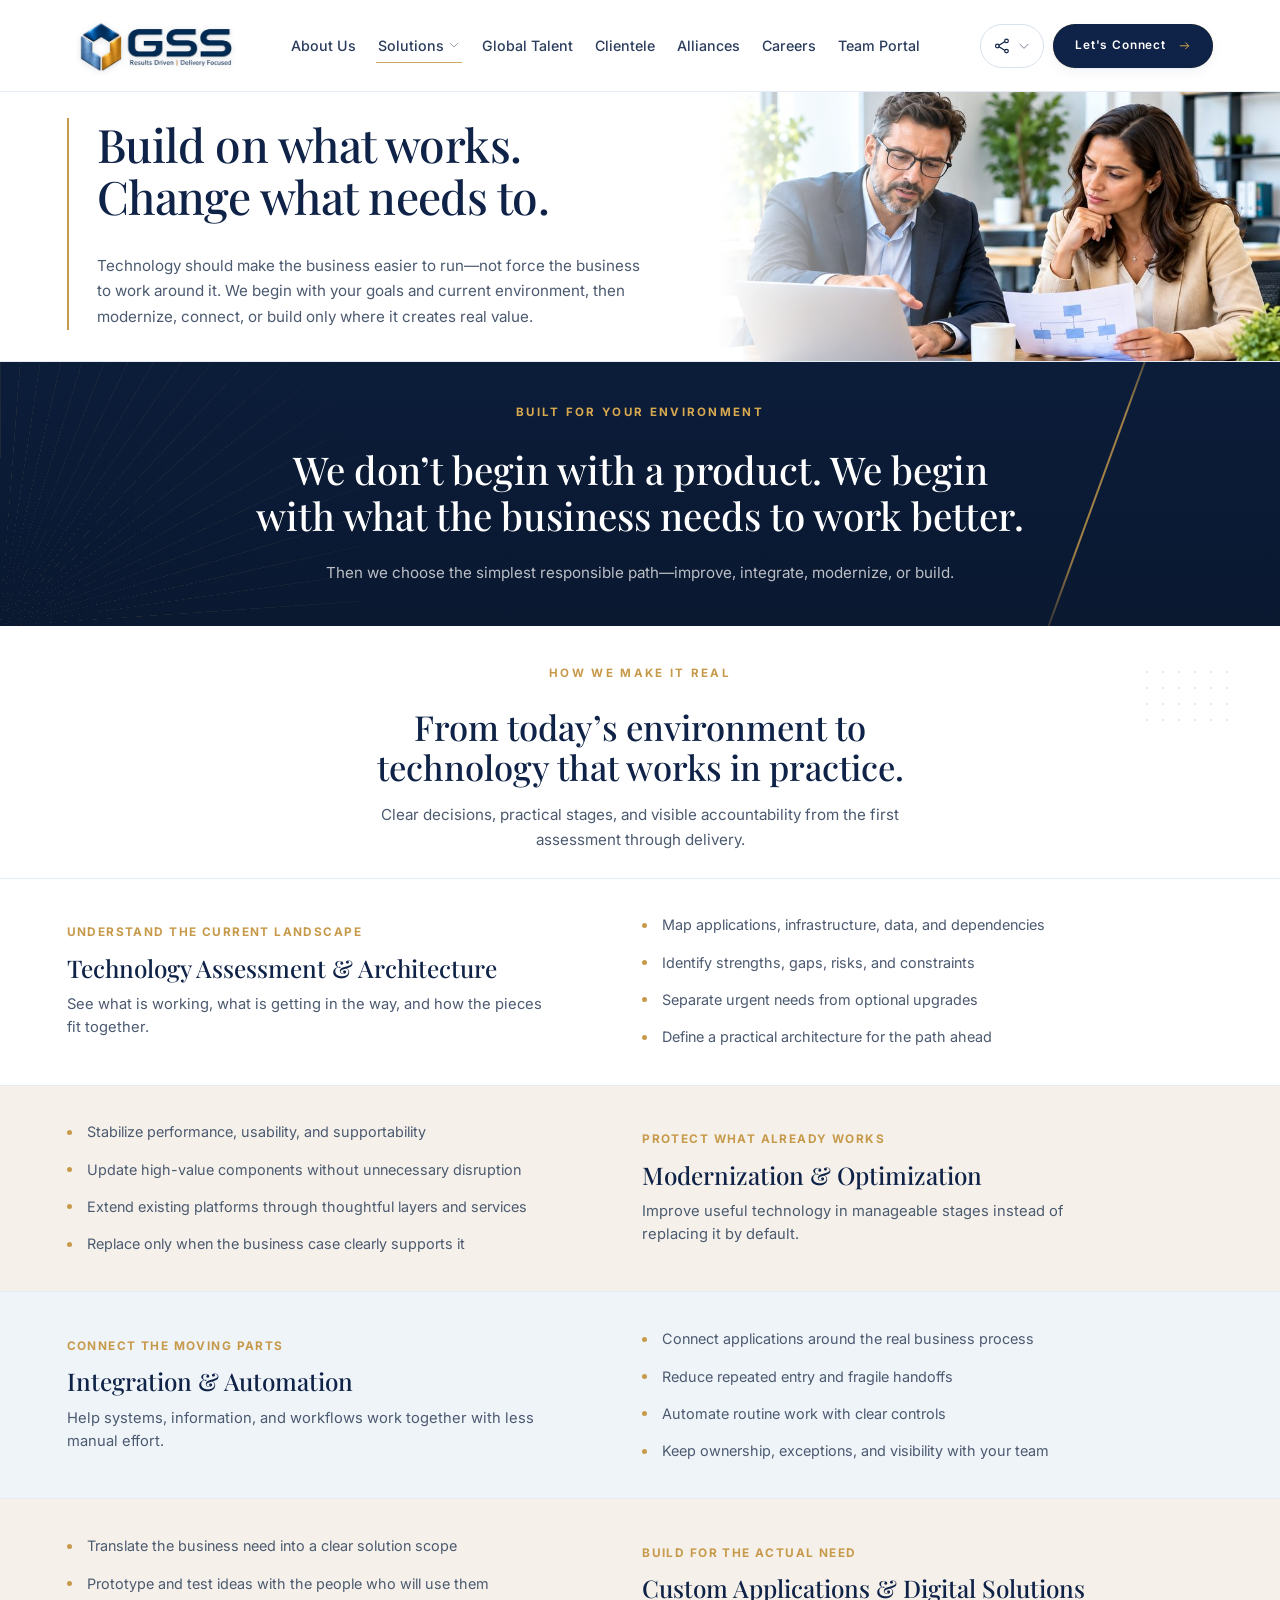
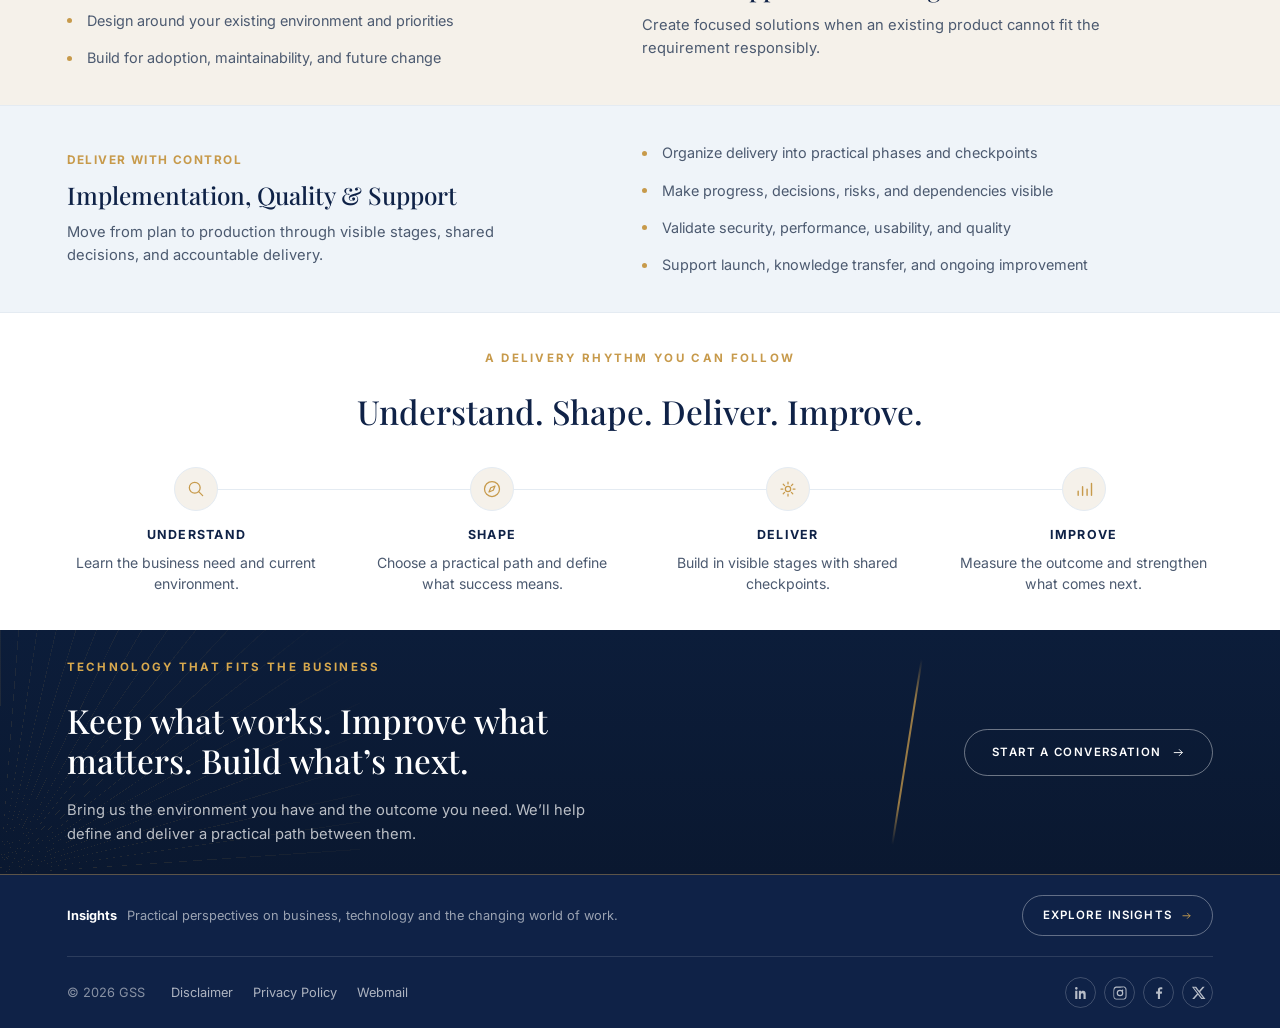
<file: html/technology-delivery.html>
<!DOCTYPE html>
<html lang="en" data-theme="light">
<head>
<meta charset="utf-8">
<meta name="viewport" content="width=device-width, initial-scale=1">
<title>Technology & Delivery — GSS</title>
<meta name="description" content="Technology & Delivery from GSS: assessment and architecture, modernization, integration and automation, custom applications, and accountable implementation.">
<meta name="theme-color" content="#0F2247">

<!-- Open Graph -->
<meta property="og:type" content="website">
<meta property="og:title" content="Technology &amp; Delivery — GSS">
<meta property="og:description" content="Technology & Delivery from GSS: assessment and architecture, modernization, integration and automation, custom applications, and accountable implementation.">
<meta property="og:image" content="https://globalsoftsystems.com/images/home/hero-skyline-day-1200.jpg">
<meta property="og:site_name" content="Global Soft Systems">
<meta name="twitter:card" content="summary_large_image">

<link rel="icon" href="../images/brand/favicon-48.png" type="image/png">
<link rel="icon" href="../images/brand/favicon.svg" type="image/svg+xml">

<!-- Fonts -->
<link rel="preconnect" href="https://fonts.googleapis.com">
<link rel="preconnect" href="https://fonts.gstatic.com" crossorigin>
<link rel="preconnect" href="https://embed.tawk.to" crossorigin>
<link rel="preconnect" href="https://va.tawk.to" crossorigin>
<link rel="stylesheet" href="https://fonts.googleapis.com/css2?family=Playfair+Display:wght@400;500;600&family=Inter:wght@400;500;600;700&display=swap">

<link rel="stylesheet" href="../css/style.css">

<!-- Flag JS support so scroll-reveal never hides content when scripting is off -->
<script src="../js/core/init.js"></script>
<script src="../js/core/chat.js"></script>
</head>
<body class="techdelivery-page">

<a class="skip-link" href="#main">Skip to main content</a>

<svg class="sprite" aria-hidden="true" focusable="false" xmlns="http://www.w3.org/2000/svg">
  <symbol id="i-arrow" viewBox="0 0 24 24"><g fill="none" stroke="currentColor" stroke-width="1.7" stroke-linecap="round" stroke-linejoin="round"><path d="M4 12h14.5"/><path d="m13.4 6.6 5.4 5.4-5.4 5.4"/></g></symbol>

  <symbol id="i-chevron" viewBox="0 0 24 24"><g fill="none" stroke="currentColor" stroke-width="1.6" stroke-linecap="round" stroke-linejoin="round"><path d="m5 9 7 7 7-7"/></g></symbol>

  <symbol id="i-sun" viewBox="0 0 24 24"><g fill="none" stroke="currentColor" stroke-width="1.5" stroke-linecap="round"><circle cx="12" cy="12" r="4"/><path d="M12 2.6v2.2M12 19.2v2.2M21.4 12h-2.2M4.8 12H2.6M18.6 5.4l-1.6 1.6M7 17l-1.6 1.6M18.6 18.6 17 17M7 7 5.4 5.4"/></g></symbol>

  <symbol id="i-moon" viewBox="0 0 24 24"><g fill="none" stroke="currentColor" stroke-width="1.5" stroke-linecap="round" stroke-linejoin="round"><path d="M20.5 14.2A8.6 8.6 0 0 1 9.8 3.5a8.6 8.6 0 1 0 10.7 10.7z"/></g></symbol>

  <symbol id="i-globe" viewBox="0 0 24 24"><g fill="none" stroke="currentColor" stroke-width="1.5" stroke-linecap="round" stroke-linejoin="round"><circle cx="12" cy="12" r="9"/><path d="M3.3 12h17.4"/><path d="M12 3c2.5 2.6 2.5 15.4 0 18M12 3c-2.5 2.6-2.5 15.4 0 18"/></g></symbol>

  <symbol id="i-x" viewBox="0 0 24 24"><path fill="currentColor" d="M18.9 2.6h3.1l-6.8 7.8 8 10.6h-6.3l-4.9-6.4-5.6 6.4H3.3l7.3-8.3-7.7-10.1h6.4l4.4 5.9zM17.8 19.1h1.7L7.7 4.3H5.9z"/></symbol>

  <symbol id="i-search" viewBox="0 0 24 24"><g fill="none" stroke="currentColor" stroke-width="1.5" stroke-linecap="round" stroke-linejoin="round"><circle cx="10.5" cy="10.5" r="6.5"/><path d="m20 20-4.8-4.8"/></g></symbol>

  <symbol id="i-compass" viewBox="0 0 24 24"><g fill="none" stroke="currentColor" stroke-width="1.5" stroke-linecap="round" stroke-linejoin="round"><circle cx="12" cy="12" r="9"/><path d="m15.6 8.4-2.1 5.1-5.1 2.1 2.1-5.1z"/></g></symbol>

  <symbol id="i-gear" viewBox="0 0 24 24"><g fill="none" stroke="currentColor" stroke-width="1.5" stroke-linecap="round"><circle cx="12" cy="12" r="3.2"/><path d="M12 3.6v2.3M12 18.1v2.3M20.4 12h-2.3M5.9 12H3.6M17.7 6.3l-1.6 1.6M7.9 16.1l-1.6 1.6M17.7 17.7l-1.6-1.6M7.9 7.9 6.3 6.3"/></g></symbol>

  <symbol id="i-chart" viewBox="0 0 24 24"><g fill="none" stroke="currentColor" stroke-width="1.7" stroke-linecap="round"><path d="M5 19.5v-4.8M10.3 19.5V9.2M15.7 19.5v-7.4M21 19.5V5.4"/></g></symbol>
</svg>

<header class="site-header" id="siteHeader">
  <div class="container header-inner">

    <a class="logo" href="/" aria-label="GSS — Global Soft Systems, home">
      <img class="logo-img logo-img--light" src="../images/brand/gss-logo-light.webp" alt="GSS — Global Soft Systems: Results Driven | Delivery Focused" width="190" height="76">
      <img class="logo-img logo-img--dark" src="../images/brand/gss-logo-dark.webp" alt="" aria-hidden="true" width="190" height="76">
    </a>

        <nav class="nav-desktop" aria-label="Primary">
          <ul>
            <li><a href="/about">About Us</a></li>
            <li class="has-dropdown">
              <a href="/business-consulting" class="is-current" aria-current="true" aria-haspopup="true" aria-expanded="false">Solutions <svg class="ico nav-caret" aria-hidden="true"><use href="#i-chevron"/></svg></a>
              <!-- Solutions mega menu (reusable "solutions-card" component; each item links to its own page) -->
              <div class="nav-megamenu" role="menu" aria-label="Solutions menu">
              <div class="container solutions-cards">
                <a class="solutions-card" role="menuitem" href="/business-consulting">
                  <span class="solutions-card-num">01</span>
                  <span class="solutions-card-title">Business Consulting</span>
                  <span class="solutions-card-desc">Understand the challenge first. Then build the right path forward.</span>
                  <span class="solutions-card-explore">Explore <svg class="ico" aria-hidden="true"><use href="#i-arrow"/></svg></span>
                </a>
                <a class="solutions-card" role="menuitem" href="/data-business-insight">
                  <span class="solutions-card-num">02</span>
                  <span class="solutions-card-title">Data &amp; Business Insight</span>
                  <span class="solutions-card-desc">Turn the information you have into better business decisions.</span>
                  <span class="solutions-card-explore">Explore <svg class="ico" aria-hidden="true"><use href="#i-arrow"/></svg></span>
                </a>
                <a class="solutions-card" role="menuitem" href="/technology-delivery">
                  <span class="solutions-card-num">03</span>
                  <span class="solutions-card-title">Technology &amp; Delivery</span>
                  <span class="solutions-card-desc">Make the technology your business depends on work better.</span>
                  <span class="solutions-card-explore">Explore <svg class="ico" aria-hidden="true"><use href="#i-arrow"/></svg></span>
                </a>
                <a class="solutions-card" role="menuitem" href="/our-focus-area">
                  <span class="solutions-card-num">04</span>
                  <span class="solutions-card-title">Our Focus Area</span>
                  <span class="solutions-card-desc">See where we&rsquo;re bringing added focus to the challenges shaping what comes next.</span>
                  <span class="solutions-card-explore">Explore <svg class="ico" aria-hidden="true"><use href="#i-arrow"/></svg></span>
                </a>
              </div>
              </div>
            </li>
            <li><a href="/global-talent">Global Talent</a></li>
            <li><a href="/clientele">Clientele</a></li>
            <li><a href="/alliances">Alliances</a></li>
            <li><a href="/career">Careers</a></li>
            <li><a href="https://workforce.ceipal.com/pages/sign-in" target="_blank" rel="noopener">Team Portal</a></li>
          </ul>
        </nav>

    <div class="header-actions">
      <div class="social-menu" id="socialMenu">
        <button class="social-btn" id="socialToggle" type="button" aria-label="Connect with GSS on social media" title="Connect with GSS" aria-haspopup="true" aria-expanded="false" aria-controls="socialDropdown">
          <svg class="social-glyph" viewBox="0 0 24 24" fill="none" stroke="currentColor" stroke-width="1.6" stroke-linecap="round" stroke-linejoin="round" aria-hidden="true"><circle cx="18" cy="5.2" r="2.4"/><circle cx="5.8" cy="12" r="2.4"/><circle cx="18" cy="18.8" r="2.4"/><path d="m8 10.9 7.5-4.5M8 13.1l7.5 4.5"/></svg>
          <span class="social-btn-label">Connect</span>
          <svg class="ico social-caret" aria-hidden="true"><use href="#i-chevron"/></svg>
        </button>
        <div class="social-dropdown" id="socialDropdown" role="menu" aria-label="Connect with GSS" hidden>
          <a class="social-item" role="menuitem" href="https://www.linkedin.com/company/global-soft-systems/" target="_blank" rel="noopener"><span class="social-item-ico"><svg viewBox="0 0 24 24" aria-hidden="true"><path d="M6.94 5A1.94 1.94 0 1 1 3.06 5a1.94 1.94 0 0 1 3.88 0zM3.3 8.48h3.28V21H3.3zm5.5 0h3.15v1.71h.05c.44-.83 1.5-1.71 3.1-1.71 3.32 0 3.93 2.18 3.93 5.02V21h-3.28v-5.55c0-1.32-.02-3.02-1.84-3.02-1.84 0-2.12 1.44-2.12 2.93V21H8.8z"/></svg></span><span>LinkedIn</span></a>
          <a class="social-item" role="menuitem" href="https://www.instagram.com/globalsoftsystemsinc/" target="_blank" rel="noopener"><span class="social-item-ico"><svg viewBox="0 0 24 24" aria-hidden="true"><path d="M12 2.2c3.2 0 3.58.01 4.85.07 1.17.05 1.8.25 2.23.41.56.22.96.48 1.38.9.42.42.68.82.9 1.38.16.42.36 1.06.41 2.23.06 1.27.07 1.65.07 4.85s-.01 3.58-.07 4.85c-.05 1.17-.25 1.8-.41 2.23-.22.56-.48.96-.9 1.38-.42.42-.82.68-1.38.9-.42.16-1.06.36-2.23.41-1.27.06-1.65.07-4.85.07s-3.58-.01-4.85-.07c-1.17-.05-1.8-.25-2.23-.41-.56-.22-.96-.48-1.38-.9-.42-.42-.68-.82-.9-1.38-.16-.42-.36-1.06-.41-2.23C2.21 15.58 2.2 15.2 2.2 12s.01-3.58.07-4.85c.05-1.17.25-1.8.41-2.23.22-.56.48-.96.9-1.38.42-.42.82-.68 1.38-.9.42-.16 1.06-.36 2.23-.41C8.42 2.21 8.8 2.2 12 2.2zm0 1.8c-3.15 0-3.5.01-4.74.07-.9.04-1.38.19-1.7.32-.43.16-.74.36-1.06.68-.32.32-.52.63-.68 1.06-.13.32-.28.8-.32 1.7C3.21 8.5 3.2 8.85 3.2 12s.01 3.5.07 4.74c.04.9.19 1.38.32 1.7.16.43.36.74.68 1.06.32.32.63.52 1.06.68.32.13.8.28 1.7.32 1.24.06 1.59.07 4.74.07s3.5-.01 4.74-.07c.9-.04 1.38-.19 1.7-.32.43-.16.74-.36 1.06-.68.32-.32.52-.63.68-1.06.13-.32.28-.8.32-1.7.06-1.24.07-1.59.07-4.74s-.01-3.5-.07-4.74c-.04-.9-.19-1.38-.32-1.7-.16-.43-.36-.74-.68-1.06-.32-.32-.63-.52-1.06-.68-.32-.13-.8-.28-1.7-.32C15.5 4.01 15.15 4 12 4zm0 3.06A4.94 4.94 0 1 1 12 16.94 4.94 4.94 0 0 1 12 7.06zm0 1.8a3.14 3.14 0 1 0 0 6.28 3.14 3.14 0 0 0 0-6.28zm5.02-.9a1.15 1.15 0 1 1-2.3 0 1.15 1.15 0 0 1 2.3 0z"/></svg></span><span>Instagram</span></a>
          <a class="social-item" role="menuitem" href="https://www.facebook.com/profile.php?id=100065179203337" target="_blank" rel="noopener"><span class="social-item-ico"><svg viewBox="0 0 24 24" aria-hidden="true"><path d="M13.5 21v-8h2.7l.4-3.1h-3.1V7.9c0-.9.25-1.5 1.55-1.5H17V3.6c-.3 0-1.3-.13-2.5-.13-2.47 0-4.16 1.5-4.16 4.27v2.16H7.6V13h2.74v8z"/></svg></span><span>Facebook</span></a>
          <a class="social-item" role="menuitem" href="https://twitter.com/gssglobalsoft" target="_blank" rel="noopener"><span class="social-item-ico"><svg viewBox="0 0 24 24" aria-hidden="true"><use href="#i-x"/></svg></span><span>X</span></a>
        </div>
      </div>
      <a class="btn btn-primary btn-sm btn-splash" href="/contact"><span class="btn-splash__label">Let's Connect <svg class="ico" aria-hidden="true"><use href="#i-arrow"/></svg></span><span class="btn-splash__cover" aria-hidden="true">Let's Connect <svg class="ico" aria-hidden="true"><use href="#i-arrow"/></svg></span></a>
      <button class="hamburger" id="menuToggle" type="button" aria-label="Open menu" aria-expanded="false" aria-controls="mobileNav">
        <span></span><span></span><span></span>
      </button>
    </div>
  </div>
</header>

<!-- Mobile overlay menu -->
<div class="mobile-nav" id="mobileNav" hidden>
    <nav aria-label="Mobile">
      <ul>
        <li><a href="/about">About Us</a></li>
        <li class="mobile-subnav">
          <div class="mobile-subnav-row">
          <a href="/business-consulting" class="is-current" aria-current="true">Solutions</a>
          <button class="mobile-subnav-toggle" type="button" aria-expanded="false" aria-controls="mobileSolutionsPanel" aria-label="Toggle Solutions submenu"><svg class="ico" aria-hidden="true"><use href="#i-chevron"/></svg></button>
          </div>
          <div class="mobile-subnav-wrap">
          <ul class="mobile-subnav-panel" id="mobileSolutionsPanel">
            <li><a href="/business-consulting">Business Consulting</a></li>
            <li><a href="/data-business-insight">Data &amp; Business Insight</a></li>
            <li><a href="/technology-delivery" class="is-current" aria-current="page">Technology &amp; Delivery</a></li>
            <li><a href="/our-focus-area">Our Focus Area</a></li>
          </ul>
          </div>
        </li>
        <li><a href="/global-talent">Global Talent</a></li>
        <li><a href="/clientele">Clientele</a></li>
        <li><a href="/alliances">Alliances</a></li>
        <li><a href="/career">Careers</a></li>
        <li><a href="https://workforce.ceipal.com/pages/sign-in" target="_blank" rel="noopener">Team Portal</a></li>
      </ul>
    </nav>
  <div class="mobile-connect" id="mobileConnect">
    <button class="mobile-connect-toggle" id="mobileConnectToggle" type="button" aria-expanded="true" aria-controls="mobileConnectPanel">Connect With Us <svg class="ico" aria-hidden="true"><use href="#i-chevron"/></svg></button>
    <div class="mobile-connect-wrap">
      <ul class="mobile-connect-panel" id="mobileConnectPanel">
        <li><a class="mobile-social" href="https://www.linkedin.com/company/global-soft-systems/" target="_blank" rel="noopener"><span class="mobile-social-ico"><svg viewBox="0 0 24 24" aria-hidden="true"><path d="M6.94 5A1.94 1.94 0 1 1 3.06 5a1.94 1.94 0 0 1 3.88 0zM3.3 8.48h3.28V21H3.3zm5.5 0h3.15v1.71h.05c.44-.83 1.5-1.71 3.1-1.71 3.32 0 3.93 2.18 3.93 5.02V21h-3.28v-5.55c0-1.32-.02-3.02-1.84-3.02-1.84 0-2.12 1.44-2.12 2.93V21H8.8z"/></svg></span><span>LinkedIn</span></a></li>
        <li><a class="mobile-social" href="https://www.instagram.com/globalsoftsystemsinc/" target="_blank" rel="noopener"><span class="mobile-social-ico"><svg viewBox="0 0 24 24" aria-hidden="true"><path d="M12 2.2c3.2 0 3.58.01 4.85.07 1.17.05 1.8.25 2.23.41.56.22.96.48 1.38.9.42.42.68.82.9 1.38.16.42.36 1.06.41 2.23.06 1.27.07 1.65.07 4.85s-.01 3.58-.07 4.85c-.05 1.17-.25 1.8-.41 2.23-.22.56-.48.96-.9 1.38-.42.42-.82.68-1.38.9-.42.16-1.06.36-2.23.41-1.27.06-1.65.07-4.85.07s-3.58-.01-4.85-.07c-1.17-.05-1.8-.25-2.23-.41-.56-.22-.96-.48-1.38-.9-.42-.42-.68-.82-.9-1.38-.16-.42-.36-1.06-.41-2.23C2.21 15.58 2.2 15.2 2.2 12s.01-3.58.07-4.85c.05-1.17.25-1.8.41-2.23.22-.56.48-.96.9-1.38.42-.42.82-.68 1.38-.9.42-.16 1.06-.36 2.23-.41C8.42 2.21 8.8 2.2 12 2.2zm0 1.8c-3.15 0-3.5.01-4.74.07-.9.04-1.38.19-1.7.32-.43.16-.74.36-1.06.68-.32.32-.52.63-.68 1.06-.13.32-.28.8-.32 1.7C3.21 8.5 3.2 8.85 3.2 12s.01 3.5.07 4.74c.04.9.19 1.38.32 1.7.16.43.36.74.68 1.06.32.32.63.52 1.06.68.32.13.8.28 1.7.32 1.24.06 1.59.07 4.74.07s3.5-.01 4.74-.07c.9-.04 1.38-.19 1.7-.32.43-.16.74-.36 1.06-.68.32-.32.52-.63.68-1.06.13-.32.28-.8.32-1.7.06-1.24.07-1.59.07-4.74s-.01-3.5-.07-4.74c-.04-.9-.19-1.38-.32-1.7-.16-.43-.36-.74-.68-1.06-.32-.32-.63-.52-1.06-.68-.32-.13-.8-.28-1.7-.32C15.5 4.01 15.15 4 12 4zm0 3.06A4.94 4.94 0 1 1 12 16.94 4.94 4.94 0 0 1 12 7.06zm0 1.8a3.14 3.14 0 1 0 0 6.28 3.14 3.14 0 0 0 0-6.28zm5.02-.9a1.15 1.15 0 1 1-2.3 0 1.15 1.15 0 0 1 2.3 0z"/></svg></span><span>Instagram</span></a></li>
        <li><a class="mobile-social" href="https://www.facebook.com/profile.php?id=100065179203337" target="_blank" rel="noopener"><span class="mobile-social-ico"><svg viewBox="0 0 24 24" aria-hidden="true"><path d="M13.5 21v-8h2.7l.4-3.1h-3.1V7.9c0-.9.25-1.5 1.55-1.5H17V3.6c-.3 0-1.3-.13-2.5-.13-2.47 0-4.16 1.5-4.16 4.27v2.16H7.6V13h2.74v8z"/></svg></span><span>Facebook</span></a></li>
        <li><a class="mobile-social" href="https://twitter.com/gssglobalsoft" target="_blank" rel="noopener"><span class="mobile-social-ico"><svg viewBox="0 0 24 24" aria-hidden="true"><use href="#i-x"/></svg></span><span>X</span></a></li>
      </ul>
    </div>
  </div>

  <div class="mobile-nav-foot">
    <a class="btn btn-primary" href="/contact">Let's Connect <svg class="ico" aria-hidden="true"><use href="#i-arrow"/></svg></a>
  </div>
</div>

<main id="main">

<!-- ══════════ 01 · HERO ══════════════════════════════════════ -->
<section class="td-hero" id="technology-delivery">
  <div class="td-hero__grid">
    <div class="td-hero__text">
      <h1 class="td-hero__title reveal">Build on what works. <br class="td-nb">Change what needs to.</h1>
      <p class="td-hero__lede reveal">Technology should make the business easier to run&mdash;not force the business to work around it. We begin with your goals and current environment, then modernize, connect, or build only where it creates real value.</p>
    </div>
    <figure class="td-hero__media reveal">
      <img src="../images/pages/td-hero-1300.jpg"
           srcset="../images/pages/td-hero-560.jpg 560w, ../images/pages/td-hero-900.jpg 900w, ../images/pages/td-hero-1300.jpg 1300w"
           sizes="(max-width: 900px) 100vw, 50vw"
           width="1300" height="732" fetchpriority="high" decoding="async"
           alt="A GSS advisor and a colleague reviewing an architecture diagram together at a laptop">
    </figure>
  </div>
</section>


<!-- ══════════ 02 · BUILT FOR YOUR ENVIRONMENT (dark band) ═════ -->
<section class="td-focus">
  <span class="sunburst sunburst-left sunburst--onDark" aria-hidden="true"></span>
  <span class="td-focus__slash" aria-hidden="true"></span>
  <div class="container td-focus__inner">
    <p class="abx-eyebrow abx-eyebrow--onDark reveal">Built for Your Environment</p>
    <h2 class="td-focus__title reveal">We don&rsquo;t begin with a product. We begin with what the business needs to work better.</h2>
    <p class="td-focus__text reveal">Then we choose the simplest responsible path&mdash;improve, integrate, modernize, or build.</p>
  </div>
</section>


<!-- ══════════ 03 · HOW WE MAKE IT REAL (intro) ════════════════ -->
<section class="td-ways">
  <span class="td-ways__dots" aria-hidden="true"></span>
  <div class="container">
    <p class="abx-eyebrow reveal text-center">How We Make It Real</p>
    <h2 class="td-ways__title reveal">From today&rsquo;s environment to technology that works in practice.</h2>
    <p class="td-ways__lede reveal">Clear decisions, practical stages, and visible accountability from the first assessment through delivery.</p>
  </div>
</section>


<!-- ══════════ 04 · FIVE WAYS (alternating rows) ═══════════════ -->
<section class="td-row" id="technology-assessment-architecture">
  <div class="container td-row__grid">
    <div class="td-row__aside reveal">
      <p class="td-row__label">Understand the Current Landscape</p>
      <h3 class="td-row__title">Technology Assessment &amp; Architecture</h3>
      <p class="td-row__text">See what is working, what is getting in the way, and how the pieces fit together.</p>
    </div>
    <ul class="td-list">
      <li class="reveal">Map applications, infrastructure, data, and dependencies</li>
      <li class="reveal">Identify strengths, gaps, risks, and constraints</li>
      <li class="reveal">Separate urgent needs from optional upgrades</li>
      <li class="reveal">Define a practical architecture for the path ahead</li>
    </ul>
  </div>
</section>

<section class="td-row td-row--cream td-row--reverse" id="modernization-optimization">
  <div class="container td-row__grid">
    <ul class="td-list">
      <li class="reveal">Stabilize performance, usability, and supportability</li>
      <li class="reveal">Update high-value components without unnecessary disruption</li>
      <li class="reveal">Extend existing platforms through thoughtful layers and services</li>
      <li class="reveal">Replace only when the business case clearly supports it</li>
    </ul>
    <div class="td-row__aside reveal">
      <p class="td-row__label">Protect What Already Works</p>
      <h3 class="td-row__title">Modernization &amp; Optimization</h3>
      <p class="td-row__text">Improve useful technology in manageable stages instead of replacing it by default.</p>
    </div>
  </div>
</section>

<section class="td-row td-row--sky" id="integration-automation">
  <div class="container td-row__grid">
    <div class="td-row__aside reveal">
      <p class="td-row__label">Connect the Moving Parts</p>
      <h3 class="td-row__title">Integration &amp; Automation</h3>
      <p class="td-row__text">Help systems, information, and workflows work together with less manual effort.</p>
    </div>
    <ul class="td-list">
      <li class="reveal">Connect applications around the real business process</li>
      <li class="reveal">Reduce repeated entry and fragile handoffs</li>
      <li class="reveal">Automate routine work with clear controls</li>
      <li class="reveal">Keep ownership, exceptions, and visibility with your team</li>
    </ul>
  </div>
</section>

<section class="td-row td-row--cream td-row--reverse" id="custom-applications-digital-solutions">
  <div class="container td-row__grid">
    <ul class="td-list">
      <li class="reveal">Translate the business need into a clear solution scope</li>
      <li class="reveal">Prototype and test ideas with the people who will use them</li>
      <li class="reveal">Design around your existing environment and priorities</li>
      <li class="reveal">Build for adoption, maintainability, and future change</li>
    </ul>
    <div class="td-row__aside reveal">
      <p class="td-row__label">Build for the Actual Need</p>
      <h3 class="td-row__title">Custom Applications &amp; Digital Solutions</h3>
      <p class="td-row__text">Create focused solutions when an existing product cannot fit the requirement responsibly.</p>
    </div>
  </div>
</section>

<section class="td-row td-row--sky" id="implementation-quality-support">
  <div class="container td-row__grid">
    <div class="td-row__aside reveal">
      <p class="td-row__label">Deliver With Control</p>
      <h3 class="td-row__title">Implementation, Quality &amp; Support</h3>
      <p class="td-row__text">Move from plan to production through visible stages, shared decisions, and accountable delivery.</p>
    </div>
    <ul class="td-list">
      <li class="reveal">Organize delivery into practical phases and checkpoints</li>
      <li class="reveal">Make progress, decisions, risks, and dependencies visible</li>
      <li class="reveal">Validate security, performance, usability, and quality</li>
      <li class="reveal">Support launch, knowledge transfer, and ongoing improvement</li>
    </ul>
  </div>
</section>


<!-- ══════════ 05 · A DELIVERY RHYTHM YOU CAN FOLLOW ═══════════ -->
<section class="td-rhythm-section">
  <div class="container">
    <div class="td-rhythm__head">
      <p class="abx-eyebrow reveal text-center">A Delivery Rhythm You Can Follow</p>
      <h2 class="td-rhythm__title reveal">Understand. Shape. Deliver. Improve.</h2>
    </div>
    <ol class="td-rhythm">
      <li class="reveal">
        <span class="td-rhythm__icon"><svg class="ico" aria-hidden="true"><use href="#i-search"/></svg></span>
        <p class="td-rhythm__label">Understand</p>
        <p class="td-rhythm__copy">Learn the business need and current environment.</p>
      </li>
      <li class="reveal">
        <span class="td-rhythm__icon"><svg class="ico" aria-hidden="true"><use href="#i-compass"/></svg></span>
        <p class="td-rhythm__label">Shape</p>
        <p class="td-rhythm__copy">Choose a practical path and define what success means.</p>
      </li>
      <li class="reveal">
        <span class="td-rhythm__icon"><svg class="ico" aria-hidden="true"><use href="#i-gear"/></svg></span>
        <p class="td-rhythm__label">Deliver</p>
        <p class="td-rhythm__copy">Build in visible stages with shared checkpoints.</p>
      </li>
      <li class="reveal">
        <span class="td-rhythm__icon"><svg class="ico" aria-hidden="true"><use href="#i-chart"/></svg></span>
        <p class="td-rhythm__label">Improve</p>
        <p class="td-rhythm__copy">Measure the outcome and strengthen what comes next.</p>
      </li>
    </ol>
  </div>
</section>


<!-- ══════════ 06 · CTA (dark band) ═════════════════════════════ -->
<section class="td-final">
  <span class="sunburst sunburst-left sunburst--onDark" aria-hidden="true"></span>
  <div class="container td-final__grid">
    <div class="td-final__lead">
      <p class="abx-eyebrow abx-eyebrow--onDark reveal">Technology That Fits the Business</p>
      <h2 class="td-final__title reveal">Keep what works. Improve what matters. Build what&rsquo;s next.</h2>
      <p class="td-final__text reveal">Bring us the environment you have and the outcome you need. We&rsquo;ll help define and deliver a practical path between them.</p>
    </div>
    <span class="td-final__accent" aria-hidden="true"></span>
    <p class="td-final__act reveal">
      <a class="btn btn-outline td-final__btn" href="/contact">Start a Conversation <svg class="ico" aria-hidden="true"><use href="#i-arrow"/></svg></a>
    </p>
  </div>
</section>

</main>

<footer class="site-footer">
  <div class="container">
    <div class="footer-insights">
      <p class="footer-insights-text"><span class="footer-insights-label">Insights</span><span class="footer-insights-desc">Practical perspectives on business, technology and the changing world of work.</span></p>
      <a class="footer-insights-cta" href="/blog">Explore Insights <svg class="ico" aria-hidden="true"><use href="#i-arrow"/></svg></a>
    </div>

    <div class="footer-bar">
    <p class="footer-copy">&copy; <span id="year">2026</span> GSS</p>

    <nav class="footer-links" aria-label="Footer links">
      <button type="button" data-legal-open="disclaimer" aria-haspopup="dialog" aria-controls="legalDialog">Disclaimer</button>
      <button type="button" data-legal-open="privacy" aria-haspopup="dialog" aria-controls="legalDialog">Privacy Policy</button>
      <a class="footer-webmail" href="https://gator2126.hostgator.com:2096/" target="_blank" rel="noopener">Webmail</a>
    </nav>

    <ul class="footer-social">
      <li><a href="https://www.linkedin.com/company/global-soft-systems/" target="_blank" rel="noopener" aria-label="GSS on LinkedIn">
        <svg viewBox="0 0 24 24" aria-hidden="true"><path d="M6.94 5A1.94 1.94 0 1 1 3.06 5a1.94 1.94 0 0 1 3.88 0zM3.3 8.48h3.28V21H3.3zm5.5 0h3.15v1.71h.05c.44-.83 1.5-1.71 3.1-1.71 3.32 0 3.93 2.18 3.93 5.02V21h-3.28v-5.55c0-1.32-.02-3.02-1.84-3.02-1.84 0-2.12 1.44-2.12 2.93V21H8.8z"/></svg>
      </a></li>
      <li><a href="https://www.instagram.com/globalsoftsystemsinc/" target="_blank" rel="noopener" aria-label="GSS on Instagram">
        <svg viewBox="0 0 24 24" aria-hidden="true"><path d="M12 2.2c3.2 0 3.58.01 4.85.07 1.17.05 1.8.25 2.23.41.56.22.96.48 1.38.9.42.42.68.82.9 1.38.16.42.36 1.06.41 2.23.06 1.27.07 1.65.07 4.85s-.01 3.58-.07 4.85c-.05 1.17-.25 1.8-.41 2.23-.22.56-.48.96-.9 1.38-.42.42-.82.68-1.38.9-.42.16-1.06.36-2.23.41-1.27.06-1.65.07-4.85.07s-3.58-.01-4.85-.07c-1.17-.05-1.8-.25-2.23-.41-.56-.22-.96-.48-1.38-.9-.42-.42-.68-.82-.9-1.38-.16-.42-.36-1.06-.41-2.23C2.21 15.58 2.2 15.2 2.2 12s.01-3.58.07-4.85c.05-1.17.25-1.8.41-2.23.22-.56.48-.96.9-1.38.42-.42.82-.68 1.38-.9.42-.16 1.06-.36 2.23-.41C8.42 2.21 8.8 2.2 12 2.2zm0 1.8c-3.15 0-3.5.01-4.74.07-.9.04-1.38.19-1.7.32-.43.16-.74.36-1.06.68-.32.32-.52.63-.68 1.06-.13.32-.28.8-.32 1.7C3.21 8.5 3.2 8.85 3.2 12s.01 3.5.07 4.74c.04.9.19 1.38.32 1.7.16.43.36.74.68 1.06.32.32.63.52 1.06.68.32.13.8.28 1.7.32 1.24.06 1.59.07 4.74.07s3.5-.01 4.74-.07c.9-.04 1.38-.19 1.7-.32.43-.16.74-.36 1.06-.68.32-.32.52-.63.68-1.06.13-.32.28-.8.32-1.7.06-1.24.07-1.59.07-4.74s-.01-3.5-.07-4.74c-.04-.9-.19-1.38-.32-1.7-.16-.43-.36-.74-.68-1.06-.32-.32-.63-.52-1.06-.68-.32-.13-.8-.28-1.7-.32C15.5 4.01 15.15 4 12 4zm0 3.06A4.94 4.94 0 1 1 12 16.94 4.94 4.94 0 0 1 12 7.06zm0 1.8a3.14 3.14 0 1 0 0 6.28 3.14 3.14 0 0 0 0-6.28zm5.02-.9a1.15 1.15 0 1 1-2.3 0 1.15 1.15 0 0 1 2.3 0z"/></svg>
      </a></li>
      <li><a href="https://www.facebook.com/profile.php?id=100065179203337" target="_blank" rel="noopener" aria-label="GSS on Facebook">
        <svg viewBox="0 0 24 24" aria-hidden="true"><path d="M13.5 21v-8h2.7l.4-3.1h-3.1V7.9c0-.9.25-1.5 1.55-1.5H17V3.6c-.3 0-1.3-.13-2.5-.13-2.47 0-4.16 1.5-4.16 4.27v2.16H7.6V13h2.74v8z"/></svg>
      </a></li>
      <li><a href="https://twitter.com/gssglobalsoft" target="_blank" rel="noopener" aria-label="GSS on X">
        <svg viewBox="0 0 24 24" aria-hidden="true"><use href="#i-x"/></svg>
      </a></li>
    </ul>
  </div>
  </div>
</footer>

<script src="../js/core/site.js"></script>
<script src="../js/core/legal.js"></script>
</body>
</html>
</file>
<file: css/style.css>
/* GSS stylesheet entry. Preserve this order: shared rules and page overrides
   retain the existing cascade. Edit the named modules below; no build step. */

@import url("base/global.css");
@import url("components/interface.css");
@import url("pages/home.css");
@import url("pages/blog.css");
@import url("components/sections.css");
@import url("pages/about.css");
@import url("pages/alliances.css");
@import url("components/footer.css");
@import url("components/legal.css");
@import url("components/form-captcha.css");
@import url("base/responsive.css");
@import url("pages/global-talent.css");
@import url("pages/career.css");
@import url("pages/business-consulting.css");
@import url("pages/contact.css");
@import url("pages/data-business-insight.css");
@import url("components/page-media.css");
@import url("pages/technology-delivery.css");
@import url("pages/our-focus-area.css");
@import url("pages/clientele.css");
</file>
